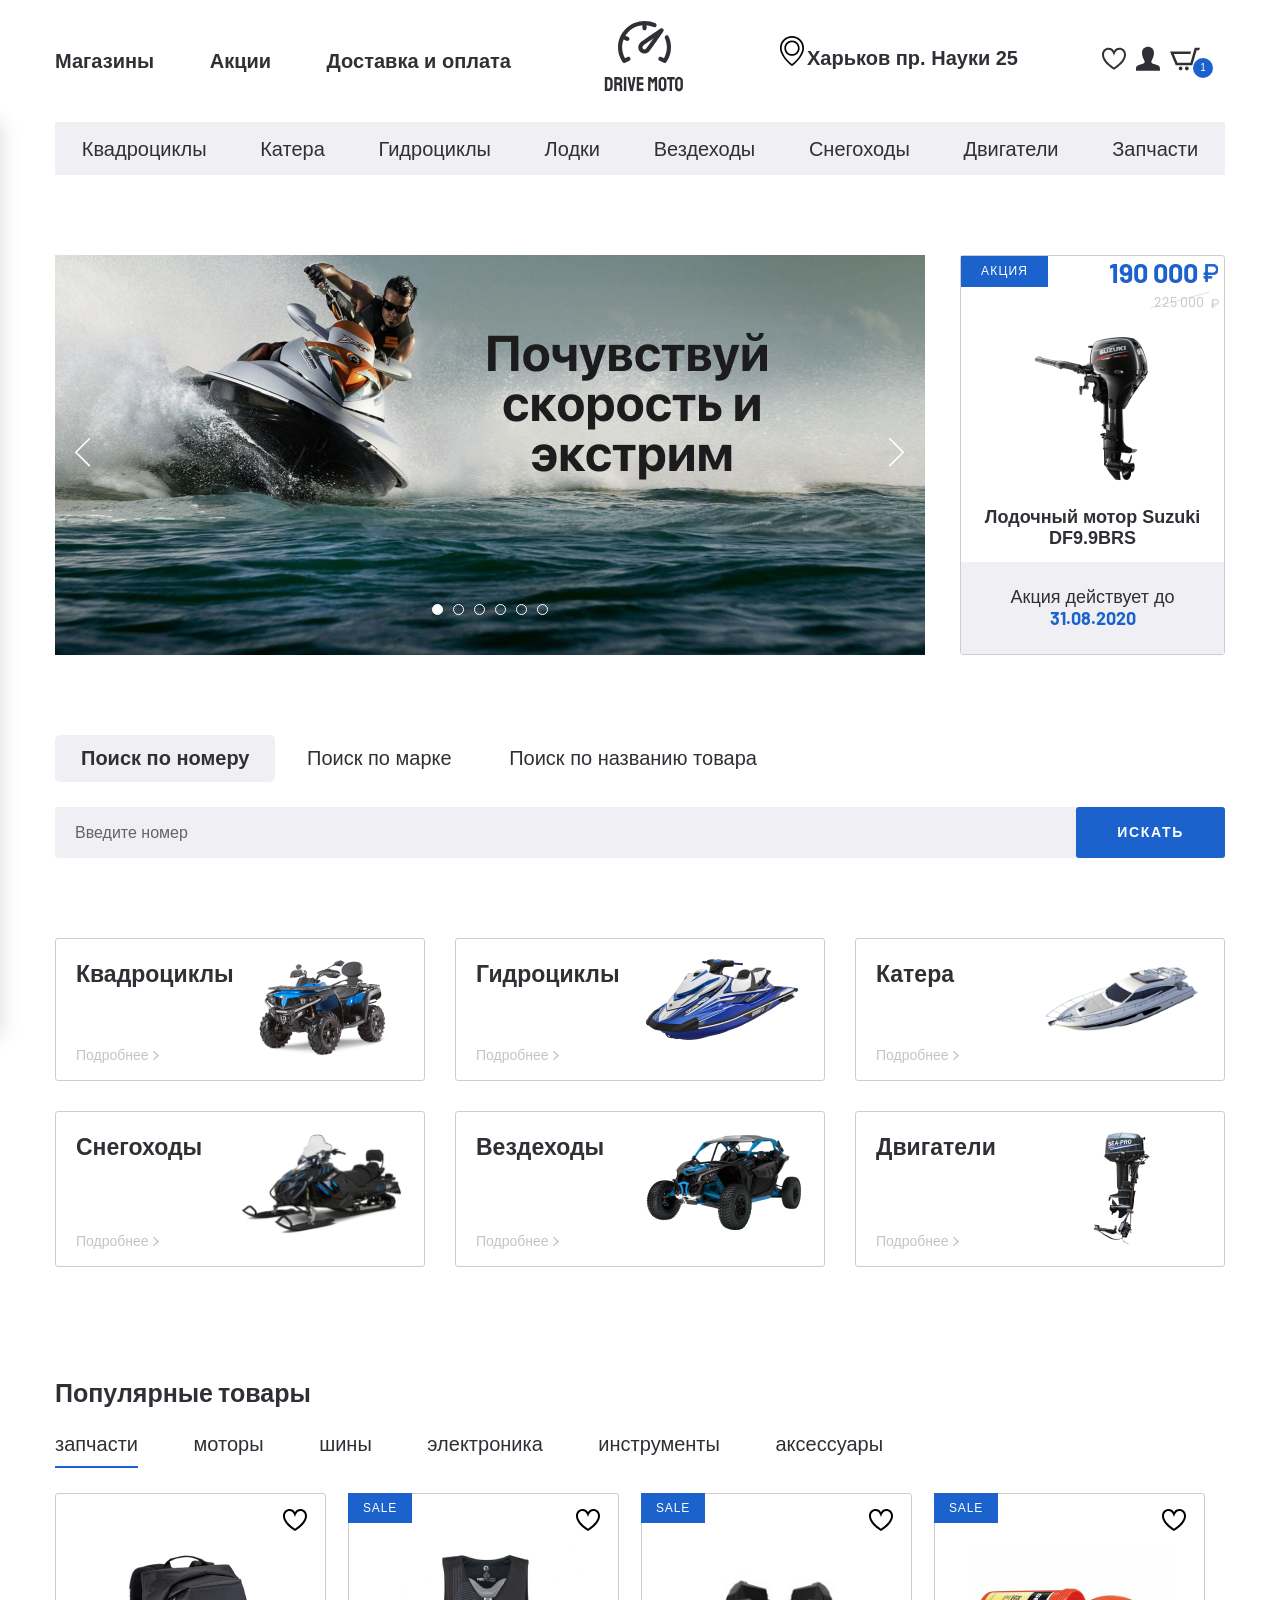
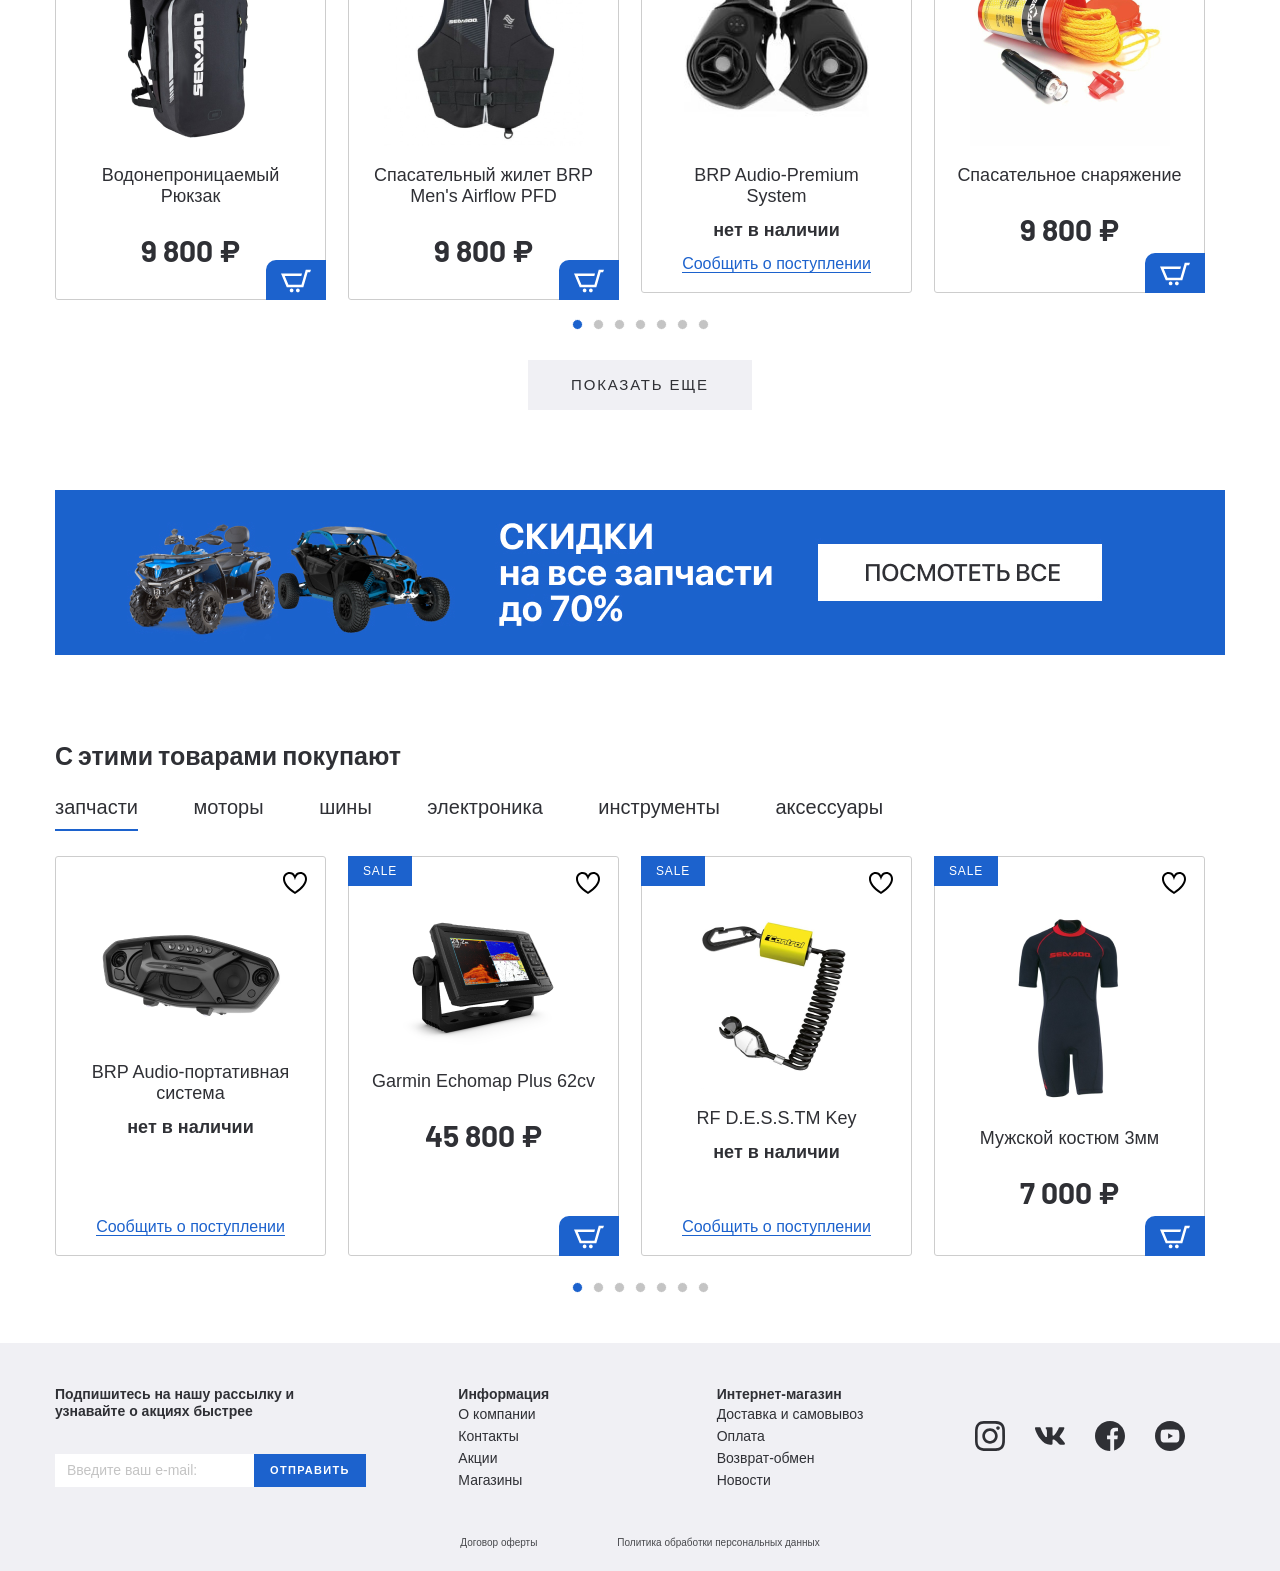
<file: jet-ski/index.html>
<!DOCTYPE html>
<html lang="ru">
<head>
  <meta charset="UTF-8">
  <meta name="viewport" content="width=device-width, initial-scale=1.0">
  <meta http-equiv="X-UA-Compatible" content="ie=edge">
  <title>Document</title>
  <link href="https://fonts.googleapis.com/css2?family=Barlow:wght@400;700&display=swap" rel="stylesheet">
  <link rel="stylesheet" href="css/normalize.css">
  <link rel="stylesheet" href="css/slick.css">
  <link rel="stylesheet" href="css/fonts.css">
  <link rel="stylesheet" href="css/ion.rangeSlider.min.css">
  <link rel="stylesheet" href="css/jquery.formstyler.css">
  <link rel="stylesheet" href="css/jquery.formstyler.theme.css">
  <link rel="stylesheet" href="css/jquery.rateyo.min.css">
  <link rel="stylesheet" href="css/style.css">
  <link rel="stylesheet" href="css/media.css">
</head>
<body>
  
<header>
  <div class="header__top">
    <div class="container">
      <div class="header__top-inner">
        <nav class="menu">
          <button class="menu__btn">
            <div class="menu__btn-line"></div>
            <div class="menu__btn-line"></div>
            <div class="menu__btn-line"></div>
          </button>
          <ul class="menu__list">
            <li class="menu__item">
              <a class="menu__link" href="#">
                Магазины
              </a>
            </li>
            <li class="menu__item">
              <a class="menu__link" href="#">
                Акции
              </a>
            </li>
            <li class="menu__item">
              <a class="menu__link" href="#">
                Доставка и оплата
              </a>
            </li>
          </ul>
        </nav>
        <a class="logo" href="#">
          <img class="logo__img" src="images/logo.svg" alt="">
        </a>
        <div class="header__box">
            <p class="header__address">Харьков пр. Науки 25</p>
            <ul class="user-list">
              <li class="user-list__item">
                  <a class="user-list__link" href="#">
                    <img src="images/heart.svg" alt="">
                  </a>
              </li>
              <li class="user-list__item">
                  <a class="user-list__link" href="#">
                    <img src="images/user.svg" alt="">
                  </a>
              </li>
              <li class="user-list__item">
                  <a class="user-list__link basket" href="#">
                    <img src="images/basket.svg" alt="">
                    <p class="basket__num">1</p>
                  </a>
              </li>
            </ul>
         </div>
      </div>
    </div>   
  </div>

  <ul class="menu-mobile__list">
    <li class="menu-mobile__item">
      <a class="menu-mobile__link" href="#">
         <img class="menu-mobile__img" src="images/user.svg" alt="">
         <span>Войти</span>
      </a>
    </li>
    <li class="menu-mobile__item">
      <a class="menu-mobile__link" href="#">
         <img class="menu-mobile__img" src="images/user.svg" alt="">
         <span>Регистрация</span>
      </a>
    </li>
    <li class="menu-mobile__item">
      <a class="menu-mobile__link" href="#">
         <img class="menu-mobile__img" src="images/heart.svg" alt="">
         <span>Избранное</span>
      </a>
    </li>
    <li class="menu-mobile__item">
      <a class="menu-mobile__link" href="#">
         <img class="menu-mobile__img" src="images/basket.svg" alt="">
         <span>Корзина</span>
      </a>
    </li>
    <li class="menu-mobile__item">
      <a class="menu-mobile__link" href="#">
         <img class="menu-mobile__img" src="images/house.svg" alt="">
         <span>Магазины</span>
      </a>
    </li>
    <li class="menu-mobile__item">
      <a class="menu-mobile__link" href="#">
         <img class="menu-mobile__img" src="images/procent.svg" alt="">
         <span>Акции  </span>
      </a>
    </li>
    <li class="menu-mobile__item">
      <a class="menu-mobile__link" href="#">
         <img class="menu-mobile__img" src="images/box.svg" alt="">
         <span>Доставка и оплата</span>
      </a>
    </li>
    <li class="menu-mobile__item">
      <a class="menu-mobile__link" href="#">
         <span>Квадроциклы</span>
      </a>
    </li>
    <li class="menu-mobile__item">
      <a class="menu-mobile__link" href="#">
         <span>Катера</span>
      </a>
    </li>
    <li class="menu-mobile__item">
      <a class="menu-mobile__link" href="#">
         <span>Гидроциклы</span>
      </a>
    </li>
    <li class="menu-mobile__item">
      <a class="menu-mobile__link" href="#">
         <span>Лодки</span>
      </a>
    </li>
    <li class="menu-mobile__item">
      <a class="menu-mobile__link" href="#">
         <span>Вездеходы</span>
      </a>
    </li>
    <li class="menu-mobile__item">
      <a class="menu-mobile__link" href="#">
         <span>Снегоходы</span>
      </a>
    </li>
    <li class="menu-mobile__item">
      <a class="menu-mobile__link" href="#">
         <span>Двигатели</span>
      </a>
    </li>
    <li class="menu-mobile__item">
      <a class="menu-mobile__link" href="#">
         <span>Запчасти</span>
      </a>
    </li>
  </ul>
        <div class="menu__mobile-linewrapper">
          <ul class="menu__mobile-line">
            <li class="menu__item">
              <a class="menu__link" href="#">
                Магазины
              </a>
            </li>
            <li class="menu__item">
              <a class="menu__link" href="#">
                Акции
              </a>
            </li>
            <li class="menu__item">
              <a class="menu__link" href="#">
                Доставка и оплата
              </a>
            </li>
          </ul>
        </div> 

  <div class="header__bottom">
    <div class="container">
        <ul class="menu-categories">
          <li class="menu-categories__item">
            <a class="menu-categories__link" href="#">Квадроциклы</a>
          </li>
          <li class="menu-categories__item">
            <a class="menu-categories__link" href="#">Катера</a>
          </li>
          <li class="menu-categories__item">
            <a class="menu-categories__link" href="#">Гидроциклы</a>
          </li>
          <li class="menu-categories__item">
            <a class="menu-categories__link" href="#">Лодки</a>
          </li>
          <li class="menu-categories__item">
            <a class="menu-categories__link" href="#">Вездеходы</a>
          </li>
          <li class="menu-categories__item">
            <a class="menu-categories__link" href="#">Снегоходы</a>
          </li>
          <li class="menu-categories__item">
            <a class="menu-categories__link" href="#">Двигатели</a>
          </li>
          <li class="menu-categories__item">
            <a class="menu-categories__link" href="#">Запчасти</a>
          </li>
        </ul>
    </div>    
  </div>
</header>


<section class="banner-section page-section">
  <div class="container">
    <div class="banner-section__inner">
      <div class="banner-section__slider">
        <a class="banner-section__slider-item" href="#">
          <img class="banner-section__slider-img" src="images/banner-slider.jpg" alt="">
        </a>
        <a class="banner-section__slider-item" href="#">
          <img class="banner-section__slider-img" src="images/banner-slider.jpg" alt="">
        </a>
        <a class="banner-section__slider-item" href="#">
          <img class="banner-section__slider-img" src="images/banner-slider.jpg" alt="">
        </a>
        <a class="banner-section__slider-item" href="#">
          <img class="banner-section__slider-img" src="images/banner-slider.jpg" alt="">
        </a>
        <a class="banner-section__slider-item" href="#">
          <img class="banner-section__slider-img" src="images/banner-slider.jpg" alt="">
        </a>
        <a class="banner-section__slider-item" href="#">
          <img class="banner-section__slider-img" src="images/banner-slider.jpg" alt="">
        </a>
      </div>
      <a class="banner-section__item sale-item" href="#">
        <div class="sale-item__top">
          <p class="sale-item__info">
            акция
          </p>
          <div class="sale-item__price">
            <div class="price sale-item__price-new">190 000</div>
            <div class="price sale-item__price-old">225 000</div>
          </div>
        </div>
        <div>
          <img class="sale-item__img" src="images/content/sale-1.png" alt="">
        </div>
        <h5 class="sale-item__title">
          Лодочный мотор Suzuki DF9.9BRS
        </h5>
        <div class="sale-item__footer">
          Акция действует до
          <span>31.08.2020</span>
        </div>
      </a>
    </div>
  </div>
</section>

<div class="search page-section">
  <div class="container">
    <div class="search__inner">
      <div class="search__tabs tabs-wrapper">
        <div class="mobile-overflow">
          <a class="tab search__tabs-item tab--active" href="#tab-1">Поиск по номеру</a>
          <a class="tab search__tabs-item" href="#tab-2">Поиск по марке</a>
          <a class="tab search__tabs-item" href="#tab-3">Поиск по названию товара</a>
        </div>
      </div> 
      <div class="search__content">
        <div id="tab-1" class="tabs-content search__content-item tabs-content--active">
          <form class="search__content-form">
            <input class="search__content-input" type="text" placeholder="Введите номер">
            <button class="search__content-btn" type="submit">искать</button>
          </form>
        </div>
        <div id="tab-2" class="tabs-content search__content-item">
          <form class="search__content-form">
            <input class="search__content-input" type="text" placeholder="Введите марку">
            <button class="search__content-btn" type="submit">искать</button>
          </form>
        </div>
        <div id="tab-3" class="tabs-content search__content-item">
          <form class="search__content-form">
            <input class="search__content-input" type="text" placeholder="Введите название товара">
            <button class="search__content-btn" type="submit">искать</button>
          </form>
        </div>
      </div>
    </div>
  </div>
</div>

<section class="categories page-section">
  <div class="container">
    <div class="categories__inner">
      <a class="categories__item" href="#">
        <div class="categories__item-info">
          <h4 class="categories__item-title">Квадроциклы</h4>
          <p class="categories__item-text">Подробнее </p>
        </div>
        <div class="categories__item-img">
          <img src="images/categories-1.png" alt="">
        </div>
      </a>
      <a class="categories__item" href="#">
        <div class="categories__item-info">
          <h4 class="categories__item-title">Гидроциклы</h4>
          <p class="categories__item-text">Подробнее </p>
        </div>
        <div class="categories__item-img">
          <img src="images/categories-2.png" alt="">
        </div>
      </a>
      <a class="categories__item" href="#">
        <div class="categories__item-info">
          <h4 class="categories__item-title">Катера</h4>
          <p class="categories__item-text">Подробнее </p>
        </div>
        <div class="categories__item-img">
          <img src="images/categories-3.png" alt="">
        </div>
      </a>
      <a class="categories__item" href="#">
        <div class="categories__item-info">
          <h4 class="categories__item-title">Снегоходы</h4>
          <p class="categories__item-text">Подробнее </p>
        </div>
        <div class="categories__item-img">
          <img src="images/categories-4.png" alt="">
        </div>
      </a>
      <a class="categories__item" href="#">
        <div class="categories__item-info">
          <h4 class="categories__item-title">Вездеходы</h4>
          <p class="categories__item-text">Подробнее </p>
        </div>
        <div class="categories__item-img">
          <img src="images/categories-5.png" alt="">
        </div>
      </a>
      <a class="categories__item" href="#">
        <div class="categories__item-info">
          <h4 class="categories__item-title">Двигатели</h4>
          <p class="categories__item-text">Подробнее </p>
        </div>
        <div class="categories__item-img">
          <img src="images/categories-6.png" alt="">
        </div>
      </a>
    </div>
  </div>
</section>

<section class="products">
  <div class="container">
    <div class="products__inner">
      <h3 class="product__title">Популярные товары</h3>
      <div class="tabs-wrapper">
        <div class="tabs products__tabs mobile-overflow">
          <a class="tab products__tab tab--active" href="#product-tab-1">запчасти</a>
          <a class="tab products__tab" href="#product-tab-2">моторы</a>
          <a class="tab products__tab" href="#product-tab-3">шины</a>
          <a class="tab products__tab" href="#product-tab-4">электроника</a>
          <a class="tab products__tab" href="#product-tab-5">инструменты</a>
          <a class="tab products__tab" href="#product-tab-6">аксессуары</a>
        </div>
      </div>

        <div class="tabs-container products__container">
          <div id="product-tab-1" class="tabs-content products__content tabs-content--active">
            <div class="product-slider">
                <div class="product-slider__item">
                  <div class="product-item__wrapper"> 
                    <button class="product-item__favorite"></button>
                    <button class="product-item__basket">
                      <img src="images/basket-white.svg" alt="">
                    </button>
                    <a class="product-item__notify-link" href="#"><span>Сообщить о поступлении</span></a>
                    <a class="product-item" href="#">
                      <p class="product-item__hover-text">
                        посмотреть товар
                      </p>
                      <img class="product-item__img" src="images/content/product-1.png" alt="">
                      <h4 class="product-item__title">Водонепроницаемый Рюкзак</h4>
                      <p class="price product-item__price">9 800 &#8381</p> 
                      <p class="product-item__notify-text">
                        нет в наличии
                      </p>
                    </a>
                  </div>
                </div>
              <div class="product-slider__item">
                <div class="product-item__wrapper"> 
                  <button class="product-item__favorite"></button>
                  <button class="product-item__basket">
                    <img src="images/basket-white.svg" alt="">
                  </button>
                  <a class="product-item__notify-link" href="#"><span>Сообщить о поступлении</span></a>
                  <a class="product-item product-item--sale" href="#">
                    <p class="product-item__hover-text">
                      посмотреть товар
                    </p>
                    <img class="product-item__img" src="images/content/product-2.png" alt="">
                    <h4 class="product-item__title">Спасательный жилет BRP Men's Airflow PFD</h4>
                    <p class="price product-item__price">9 800 &#8381</p> 
                    <p class="product-item__notify-text">
                      нет в наличии
                    </p>
                  </a>
              </div>
              </div>
              <div class="product-slider__item">
                <div class="product-item__wrapper product-item__not-available"> 
                  <button class="product-item__favorite"></button>
                  <button class="product-item__basket">
                    <img src="images/basket-white.svg" alt="">
                  </button>
                  <a class="product-item__notify-link" href="#"><span>Сообщить о поступлении</span></a>
                  <a class="product-item product-item--sale" href="#">
                    <p class="product-item__hover-text">
                      посмотреть товар
                    </p>
                    <img class="product-item__img" src="images/content/product-3.png" alt="">
                    <h4 class="product-item__title">BRP Audio-Premium System</h4>
                    <p class="price product-item__price">9 800 &#8381</p> 
                    <p class="product-item__notify-text">
                      нет в наличии
                    </p>
                  </a>
              </div>
              </div>
              <div class="product-slider__item">
                <div class="product-item__wrapper"> 
                  <button class="product-item__favorite"></button>
                  <button class="product-item__basket">
                    <img src="images/basket-white.svg" alt="">
                  </button>
                  <a class="product-item__notify-link" href="#"><span>Сообщить о поступлении</span></a>
                  <a class="product-item product-item--sale" href="#">
                    <p class="product-item__hover-text">
                      посмотреть товар
                    </p>
                    <img class="product-item__img" src="images/content/product-4.png" alt="">
                    <h4 class="product-item__title">Спасательное снаряжение</h4>
                    <p class="price product-item__price">9 800 &#8381</p> 
                    <p class="product-item__notify-text">
                      нет в наличии
                    </p>
                  </a>
              </div>
              </div>
              <div class="product-slider__item">
                <div class="product-item__wrapper"> 
                  <button class="product-item__favorite"></button>
                  <button class="product-item__basket">
                    <img src="images/basket-white.svg" alt="">
                  </button>
                  <a class="product-item__notify-link" href="#"><span>Сообщить о поступлении</span></a>
                  <a class="product-item product-item--sale" href="#">
                    <p class="product-item__hover-text">
                      посмотреть товар
                    </p>
                    <img class="product-item__img" src="images/content/product-1.png" alt="">
                    <h4 class="product-item__title">Водонепроницаемый Рюкзак</h4>
                    <p class="price product-item__price">9 800 &#8381</p> 
                    <p class="product-item__notify-text">
                      нет в наличии
                    </p>
                  </a>
              </div>
              </div>
              <div class="product-slider__item">
                <div class="product-item__wrapper"> 
                  <button class="product-item__favorite"></button>
                  <button class="product-item__basket">
                    <img src="images/basket-white.svg" alt="">
                  </button>
                  <a class="product-item__notify-link" href="#"><span>Сообщить о поступлении</span></a>
                  <a class="product-item product-item--sale" href="#">
                    <p class="product-item__hover-text">
                      посмотреть товар
                    </p>
                    <img class="product-item__img" src="images/content/product-1.png" alt="">
                    <h4 class="product-item__title">Водонепроницаемый Рюкзак</h4>
                    <p class="price product-item__price">9 800 &#8381</p> 
                    <p class="product-item__notify-text">
                      нет в наличии
                    </p>
                  </a>
              </div>
              </div>
              <div class="product-slider__item">
                <div class="product-item__wrapper"> 
                  <button class="product-item__favorite"></button>
                  <button class="product-item__basket">
                    <img src="images/basket-white.svg" alt="">
                  </button>
                  <a class="product-item__notify-link" href="#"><span>Сообщить о поступлении</span></a>
                  <a class="product-item product-item--sale" href="#">
                    <p class="product-item__hover-text">
                      посмотреть товар
                    </p>
                    <img class="product-item__img" src="images/content/product-1.png" alt="">
                    <h4 class="product-item__title">Водонепроницаемый Рюкзак</h4>
                    <p class="price product-item__price">9 800 &#8381</p> 
                    <p class="product-item__notify-text">
                      нет в наличии
                    </p>
                  </a>
              </div>
              </div>
            </div>
          </div>
          <div id="product-tab-2" class="tabs-content products__content">
            <div class="product-slider">
              <div class="product-slider__item">
                <div class="product-item__wrapper"> 
                  <button class="product-item__favorite"></button>
                  <button class="product-item__basket">
                    <img src="images/basket-white.svg" alt="">
                  </button>
                  <a class="product-item__notify-link" href="#"><span>Сообщить о поступлении</span></a>
                  <a class="product-item" href="#">
                    <p class="product-item__hover-text">
                      посмотреть товар
                    </p>
                    <img class="product-item__img" src="images/content/product-1.png" alt="">
                    <h4 class="product-item__title">Водонепроницаемый Рюкзак</h4>
                    <p class="price product-item__price">9 800 &#8381</p> 
                    <p class="product-item__notify-text">
                      нет в наличии
                    </p>
                  </a>
              </div>
              </div>
              <div class="product-slider__item">
                <div class="product-item__wrapper"> 
                  <button class="product-item__favorite"></button>
                  <button class="product-item__basket">
                    <img src="images/basket-white.svg" alt="">
                  </button>
                  <a class="product-item__notify-link" href="#"><span>Сообщить о поступлении</span></a>
                  <a class="product-item product-item--sale" href="#">
                    <p class="product-item__hover-text">
                      посмотреть товар
                    </p>
                    <img class="product-item__img" src="images/content/product-1.png" alt="">
                    <h4 class="product-item__title">Водонепроницаемый Рюкзак</h4>
                    <p class="price product-item__price">9 800 &#8381</p> 
                    <p class="product-item__notify-text">
                      нет в наличии
                    </p>
                  </a>
              </div>
              </div>
              <div class="product-slider__item">
                <div class="product-item__wrapper product-item__not-available"> 
                  <button class="product-item__favorite"></button>
                  <button class="product-item__basket">
                    <img src="images/basket-white.svg" alt="">
                  </button>
                  <a class="product-item__notify-link" href="#"><span>Сообщить о поступлении</span></a>
                  <a class="product-item product-item--sale" href="#">
                    <p class="product-item__hover-text">
                      посмотреть товар
                    </p>
                    <img class="product-item__img" src="images/content/product-1.png" alt="">
                    <h4 class="product-item__title">Водонепроницаемый Рюкзак</h4>
                    <p class="price product-item__price">9 800 &#8381</p> 
                    <p class="product-item__notify-text">
                      нет в наличии
                    </p>
                  </a>
              </div>
              </div>
              <div class="product-slider__item">
                <div class="product-item__wrapper"> 
                  <button class="product-item__favorite"></button>
                  <button class="product-item__basket">
                    <img src="images/basket-white.svg" alt="">
                  </button>
                  <a class="product-item__notify-link" href="#"><span>Сообщить о поступлении</span></a>
                  <a class="product-item product-item--sale" href="#">
                    <p class="product-item__hover-text">
                      посмотреть товар
                    </p>
                    <img class="product-item__img" src="images/content/product-1.png" alt="">
                    <h4 class="product-item__title">Водонепроницаемый Рюкзак</h4>
                    <p class="price product-item__price">9 800 &#8381</p> 
                    <p class="product-item__notify-text">
                      нет в наличии
                    </p>
                  </a>
              </div>
              </div>
              <div class="product-slider__item">
                <div class="product-item__wrapper"> 
                  <button class="product-item__favorite"></button>
                  <button class="product-item__basket">
                    <img src="images/basket-white.svg" alt="">
                  </button>
                  <a class="product-item__notify-link" href="#"><span>Сообщить о поступлении</span></a>
                  <a class="product-item product-item--sale" href="#">
                    <p class="product-item__hover-text">
                      посмотреть товар
                    </p>
                    <img class="product-item__img" src="images/content/product-1.png" alt="">
                    <h4 class="product-item__title">Водонепроницаемый Рюкзак</h4>
                    <p class="price product-item__price">9 800 &#8381</p> 
                    <p class="product-item__notify-text">
                      нет в наличии
                    </p>
                  </a>
              </div>
              </div>
              <div class="product-slider__item">
                <div class="product-item__wrapper"> 
                  <button class="product-item__favorite"></button>
                  <button class="product-item__basket">
                    <img src="images/basket-white.svg" alt="">
                  </button>
                  <a class="product-item__notify-link" href="#"><span>Сообщить о поступлении</span></a>
                  <a class="product-item product-item--sale" href="#">
                    <p class="product-item__hover-text">
                      посмотреть товар
                    </p>
                    <img class="product-item__img" src="images/content/product-1.png" alt="">
                    <h4 class="product-item__title">Водонепроницаемый Рюкзак</h4>
                    <p class="price product-item__price">9 800 &#8381</p> 
                    <p class="product-item__notify-text">
                      нет в наличии
                    </p>
                  </a>
              </div>
              </div>
              <div class="product-slider__item">
                <div class="product-item__wrapper"> 
                  <button class="product-item__favorite"></button>
                  <button class="product-item__basket">
                    <img src="images/basket-white.svg" alt="">
                  </button>
                  <a class="product-item__notify-link" href="#"><span>Сообщить о поступлении</span></a>
                  <a class="product-item product-item--sale" href="#">
                    <p class="product-item__hover-text">
                      посмотреть товар
                    </p>
                    <img class="product-item__img" src="images/content/product-1.png" alt="">
                    <h4 class="product-item__title">Водонепроницаемый Рюкзак</h4>
                    <p class="price product-item__price">9 800 &#8381</p> 
                    <p class="product-item__notify-text">
                      нет в наличии
                    </p>
                  </a>
              </div>
              </div>
            </div>
          </div>
          <div id="product-tab-3" class="tabs-content products__content">slider-3</div>
          <div id="product-tab-4" class="tabs-content products__content">slider-4</div>
          <div id="product-tab-5" class="tabs-content products__content">slider-5</div>
          <div id="product-tab-6" class="tabs-content products__content">slider-6</div>
        </div>
      
      <div class="product__more">
        <a class="product__more-link" href="">Показать еще</a>
      </div>
    </div>
  </div>
</section>



<div class="banner">
  <div class="container">
    <a class="banner__link" href="#">
      <img src="images/content/banner.jpg" alt="">
    </a>
  </div>
</div>


<section class="products">
  <div class="container">
    <div class="products__inner">
      <h3 class="product__title">С этими товарами покупают</h3>
      <div class="tabs-wrapper">
        <div class="tabs products__tabs mobile-overflow">
          <a class="tab products__tab tab--active" href="#popular-tab-1">запчасти</a>
          <a class="tab products__tab" href="#popular-tab-2">моторы</a>
          <a class="tab products__tab" href="#popular-tab-3">шины</a>
          <a class="tab products__tab" href="#popular-tab-4">электроника</a>
          <a class="tab products__tab" href="#popular-tab-5">инструменты</a>
          <a class="tab products__tab" href="#popular-tab-6">аксессуары</a>
        </div>
      </div>
        <div class="tabs-container products__container">
          <div id="popular-tab-1" class="tabs-content products__content tabs-content--active">
            <div class="product-slider">
              <div class="product-slider__item">
                <div class="product-item__wrapper product-item__not-available"> 
                  <button class="product-item__favorite"></button>
                  <button class="product-item__basket">
                    <img src="images/basket-white.svg" alt="">
                  </button>
                  <a class="product-item__notify-link" href="#"><span>Сообщить о поступлении</span></a>
                  <a class="product-item" href="#">
                    <p class="product-item__hover-text">
                      посмотреть товар
                    </p>
                    <img class="product-item__img" src="images/content/product-5.png" alt="">
                    <h4 class="product-item__title">BRP Audio-портативная система</h4>
                    <p class="price product-item__price">9 800 &#8381</p> 
                    <p class="product-item__notify-text">
                      нет в наличии
                    </p>
                  </a>
              </div>
              </div>
              <div class="product-slider__item">
                <div class="product-item__wrapper"> 
                  <button class="product-item__favorite"></button>
                  <button class="product-item__basket">
                    <img src="images/basket-white.svg" alt="">
                  </button>
                  <a class="product-item__notify-link" href="#"><span>Сообщить о поступлении</span></a>
                  <a class="product-item product-item--sale" href="#">
                    <p class="product-item__hover-text">
                      посмотреть товар
                    </p>
                    <img class="product-item__img" src="images/content/product-6.png" alt="">
                    <h4 class="product-item__title">Garmin Echomap Plus 62cv</h4>
                    <p class="price product-item__price">45 800 &#8381</p> 
                    <p class="product-item__notify-text">
                      нет в наличии
                    </p>
                  </a>
              </div>
              </div>
              <div class="product-slider__item">
                <div class="product-item__wrapper product-item__not-available"> 
                  <button class="product-item__favorite"></button>
                  <button class="product-item__basket">
                    <img src="images/basket-white.svg" alt="">
                  </button>
                  <a class="product-item__notify-link" href="#"><span>Сообщить о поступлении</span></a>
                  <a class="product-item product-item--sale" href="#">
                    <p class="product-item__hover-text">
                      посмотреть товар
                    </p>
                    <img class="product-item__img" src="images/content/product-7.png" alt="">
                    <h4 class="product-item__title">RF D.E.S.S.TM Key</h4>
                    <p class="price product-item__price">9 800 &#8381</p> 
                    <p class="product-item__notify-text">
                      нет в наличии
                    </p>
                  </a>
               </div>
              </div>
              <div class="product-slider__item">
                <div class="product-item__wrapper"> 
                  <button class="product-item__favorite"></button>
                  <button class="product-item__basket">
                    <img src="images/basket-white.svg" alt="">
                  </button>
                  <a class="product-item__notify-link" href="#"><span>Сообщить о поступлении</span></a>
                  <a class="product-item product-item--sale" href="#">
                    <p class="product-item__hover-text">
                      посмотреть товар
                    </p>
                    <img class="product-item__img" src="images/content/product-8.png" alt="">
                    <h4 class="product-item__title">Мужской костюм 3мм</h4>
                    <p class="price product-item__price">7 000 &#8381</p> 
                    <p class="product-item__notify-text">
                      нет в наличии
                    </p>
                  </a>
              </div>
              </div>
              <div class="product-slider__item">
                <div class="product-item__wrapper"> 
                  <button class="product-item__favorite"></button>
                  <button class="product-item__basket">
                    <img src="images/basket-white.svg" alt="">
                  </button>
                  <a class="product-item__notify-link" href="#"><span>Сообщить о поступлении</span></a>
                  <a class="product-item product-item--sale" href="#">
                    <p class="product-item__hover-text">
                      посмотреть товар
                    </p>
                    <img class="product-item__img" src="images/content/product-1.png" alt="">
                    <h4 class="product-item__title">Водонепроницаемый Рюкзак</h4>
                    <p class="price product-item__price">9 800 &#8381</p> 
                    <p class="product-item__notify-text">
                      нет в наличии
                    </p>
                  </a>
              </div>
              </div>
              <div class="product-slider__item">
                <div class="product-item__wrapper"> 
                  <button class="product-item__favorite"></button>
                  <button class="product-item__basket">
                    <img src="images/basket-white.svg" alt="">
                  </button>
                  <a class="product-item__notify-link" href="#"><span>Сообщить о поступлении</span></a>
                  <a class="product-item product-item--sale" href="#">
                    <p class="product-item__hover-text">
                      посмотреть товар
                    </p>
                    <img class="product-item__img" src="images/content/product-1.png" alt="">
                    <h4 class="product-item__title">Водонепроницаемый Рюкзак</h4>
                    <p class="price product-item__price">9 800 &#8381</p> 
                    <p class="product-item__notify-text">
                      нет в наличии
                    </p>
                  </a>
              </div>
              </div>
              <div class="product-slider__item">
                <div class="product-item__wrapper"> 
                  <button class="product-item__favorite"></button>
                  <button class="product-item__basket">
                    <img src="images/basket-white.svg" alt="">
                  </button>
                  <a class="product-item__notify-link" href="#"><span>Сообщить о поступлении</span></a>
                  <a class="product-item product-item--sale" href="#">
                    <p class="product-item__hover-text">
                      посмотреть товар
                    </p>
                    <img class="product-item__img" src="images/content/product-1.png" alt="">
                    <h4 class="product-item__title">Водонепроницаемый Рюкзак</h4>
                    <p class="price product-item__price">9 800 &#8381</p> 
                    <p class="product-item__notify-text">
                      нет в наличии
                    </p>
                  </a>
              </div>
              </div>
            </div>
          </div>
          <div id="popular-tab-2" class="tabs-content products__content">
            <div class="product-slider">
              <div class="product-slider__item">
                <div class="product-item__wrapper"> 
                  <button class="product-item__favorite"></button>
                  <button class="product-item__basket">
                    <img src="images/basket-white.svg" alt="">
                  </button>
                  <a class="product-item__notify-link" href="#"><span>Сообщить о поступлении</span></a>
                  <a class="product-item" href="#">
                    <p class="product-item__hover-text">
                      посмотреть товар
                    </p>
                    <img class="product-item__img" src="images/content/product-1.png" alt="">
                    <h4 class="product-item__title">Водонепроницаемый Рюкзак</h4>
                    <p class="price product-item__price">9 800 &#8381</p> 
                    <p class="product-item__notify-text">
                      нет в наличии
                    </p>
                  </a>
              </div>
              </div>
              <div class="product-slider__item">
                <div class="product-item__wrapper"> 
                  <button class="product-item__favorite"></button>
                  <button class="product-item__basket">
                    <img src="images/basket-white.svg" alt="">
                  </button>
                  <a class="product-item__notify-link" href="#"><span>Сообщить о поступлении</span></a>
                  <a class="product-item product-item--sale" href="#">
                    <p class="product-item__hover-text">
                      посмотреть товар
                    </p>
                    <img class="product-item__img" src="images/content/product-1.png" alt="">
                    <h4 class="product-item__title">Водонепроницаемый Рюкзак</h4>
                    <p class="price product-item__price">9 800 &#8381</p> 
                    <p class="product-item__notify-text">
                      нет в наличии
                    </p>
                  </a>
              </div>
              </div>
              <div class="product-slider__item">
                <div class="product-item__wrapper product-item__not-available"> 
                  <button class="product-item__favorite"></button>
                  <button class="product-item__basket">
                    <img src="images/basket-white.svg" alt="">
                  </button>
                  <a class="product-item__notify-link" href="#"><span>Сообщить о поступлении</span></a>
                  <a class="product-item product-item--sale" href="#">
                    <p class="product-item__hover-text">
                      посмотреть товар
                    </p>
                    <img class="product-item__img" src="images/content/product-1.png" alt="">
                    <h4 class="product-item__title">Водонепроницаемый Рюкзак</h4>
                    <p class="price product-item__price">9 800 &#8381</p> 
                    <p class="product-item__notify-text">
                      нет в наличии
                    </p>
                  </a>
              </div>
              </div>
              <div class="product-slider__item">
                <div class="product-item__wrapper"> 
                  <button class="product-item__favorite"></button>
                  <button class="product-item__basket">
                    <img src="images/basket-white.svg" alt="">
                  </button>
                  <a class="product-item__notify-link" href="#"><span>Сообщить о поступлении</span></a>
                  <a class="product-item product-item--sale" href="#">
                    <p class="product-item__hover-text">
                      посмотреть товар
                    </p>
                    <img class="product-item__img" src="images/content/product-1.png" alt="">
                    <h4 class="product-item__title">Водонепроницаемый Рюкзак</h4>
                    <p class="price product-item__price">9 800 &#8381</p> 
                    <p class="product-item__notify-text">
                      нет в наличии
                    </p>
                  </a>
              </div>
              </div>
              <div class="product-slider__item">
                <div class="product-item__wrapper"> 
                  <button class="product-item__favorite"></button>
                  <button class="product-item__basket">
                    <img src="images/basket-white.svg" alt="">
                  </button>
                  <a class="product-item__notify-link" href="#"><span>Сообщить о поступлении</span></a>
                  <a class="product-item product-item--sale" href="#">
                    <p class="product-item__hover-text">
                      посмотреть товар
                    </p>
                    <img class="product-item__img" src="images/content/product-1.png" alt="">
                    <h4 class="product-item__title">Водонепроницаемый Рюкзак</h4>
                    <p class="price product-item__price">9 800 &#8381</p> 
                    <p class="product-item__notify-text">
                      нет в наличии
                    </p>
                  </a>
              </div>
              </div>
              <div class="product-slider__item">
                <div class="product-item__wrapper"> 
                  <button class="product-item__favorite"></button>
                  <button class="product-item__basket">
                    <img src="images/basket-white.svg" alt="">
                  </button>
                  <a class="product-item__notify-link" href="#"><span>Сообщить о поступлении</span></a>
                  <a class="product-item product-item--sale" href="#">
                    <p class="product-item__hover-text">
                      посмотреть товар
                    </p>
                    <img class="product-item__img" src="images/content/product-1.png" alt="">
                    <h4 class="product-item__title">Водонепроницаемый Рюкзак</h4>
                    <p class="price product-item__price">9 800 &#8381</p> 
                    <p class="product-item__notify-text">
                      нет в наличии
                    </p>
                  </a>
              </div>
              </div>
              <div class="product-slider__item">
                <div class="product-item__wrapper"> 
                  <button class="product-item__favorite"></button>
                  <button class="product-item__basket">
                    <img src="images/basket-white.svg" alt="">
                  </button>
                  <a class="product-item__notify-link" href="#"><span>Сообщить о поступлении</span></a>
                  <a class="product-item product-item--sale" href="#">
                    <p class="product-item__hover-text">
                      посмотреть товар
                    </p>
                    <img class="product-item__img" src="images/content/product-1.png" alt="">
                    <h4 class="product-item__title">Водонепроницаемый Рюкзак</h4>
                    <p class="price product-item__price">9 800 &#8381</p> 
                    <p class="product-item__notify-text">
                      нет в наличии
                    </p>
                  </a>
              </div>
              </div>
            </div>
          </div>
          <div id="popular-tab-3" class="tabs-content products__content">slider-3</div>
          <div id="popular-tab-4" class="tabs-content products__content">slider-4</div>
          <div id="popular-tab-5" class="tabs-content products__content">slider-5</div>
          <div id="popular-tab-6" class="tabs-content products__content">slider-6</div>
        </div>
      </div>
    </div>
</section>

<footer class="footer">
  <div class="container">
  <div class="footer__top">
<div class="footer__top-inner">
  <div class="footer__top-item footer__top-newslatter">
    <h6 class="footer__top-title">Подпишитесь на нашу рассылку и узнавайте о акциях быстрее</h6>
    <form class="footer-form">
      <input class="footer-form__input" type="text" placeholder="Введите ваш e-mail:">
      <button class="footer-form__btn" type="submit">Отправить</button>
    </form>
  </div>
  <div class="footer__top-item footer__top-itemdrop">
    <h6 class="footer__top-title footer__topdrop">Информация</h6>
    <ul class="footer-list">
      <li class="footer-list__item"><a href="#">О компании</a></li>
      <li class="footer-list__item"><a href="#">Контакты</a></li>
      <li class="footer-list__item"><a href="#">Акции</a></li>
      <li class="footer-list__item"><a href="#">Магазины</a></li>
    </ul>
  </div>
  <div class="footer__top-item">
    <h6 class="footer__top-title footer__topdrop">Интернет-магазин</h6>
    <ul class="footer-list">
      <li class="footer-list__item"><a href="#">Доставка и самовывоз</a></li>
      <li class="footer-list__item"><a href="#">Оплата</a></li>
      <li class="footer-list__item"><a href="#">Возврат-обмен</a></li>
      <li class="footer-list__item"><a href="#">Новости</a></li>
    </ul>
  </div>
  <div class="footer__top-item footer__top-social">
    <ul class="social-list">
      <li class="social-list__item">
        <a href="#">
          <img src="images/instagram.svg" alt="">
        </a>
      </li>
      <li class="social-list__item">
        <a href="#">
          <img src="images/vk.svg" alt="">
        </a>
      </li>
      <li class="social-list__item">
        <a href="#">
          <img src="images/facebook.svg" alt="">
        </a>
      </li>
      <li class="social-list__item">
        <a href="#">
          <img src="images/youtube.svg" alt="">
        </a>
      </li>
    </ul>
  </div>
</div>
  </div>
  <div class="footer__bottom">
    <a class="footer__bottom-link" href="#">Договор оферты</a>
    <a class="footer__bottom-link" href="#">Политика обработки персональных данных</a>
  </div>
</div>
</footer>


<script src="https://ajax.googleapis.com/ajax/libs/jquery/3.4.1/jquery.min.js"></script>
<script src="js/slick.min.js"></script>
<script src="js/ion.rangeSlider.min.js"></script>
<script src="js/jquery.formstyler.min.js"></script>
<script src="js/jquery.rateyo.min.js"></script>
<script src="js/main.js"></script>
</body>
</html>



<!-- <div class="tabs-wrapper">
  <div class="tabs">
    <a class="tab tab--active" href="#"></a>
  </div>
  <div class="tabs-container">
    <div class="tabs-content">
      
    </div>
  </div>
</div> -->
</file>
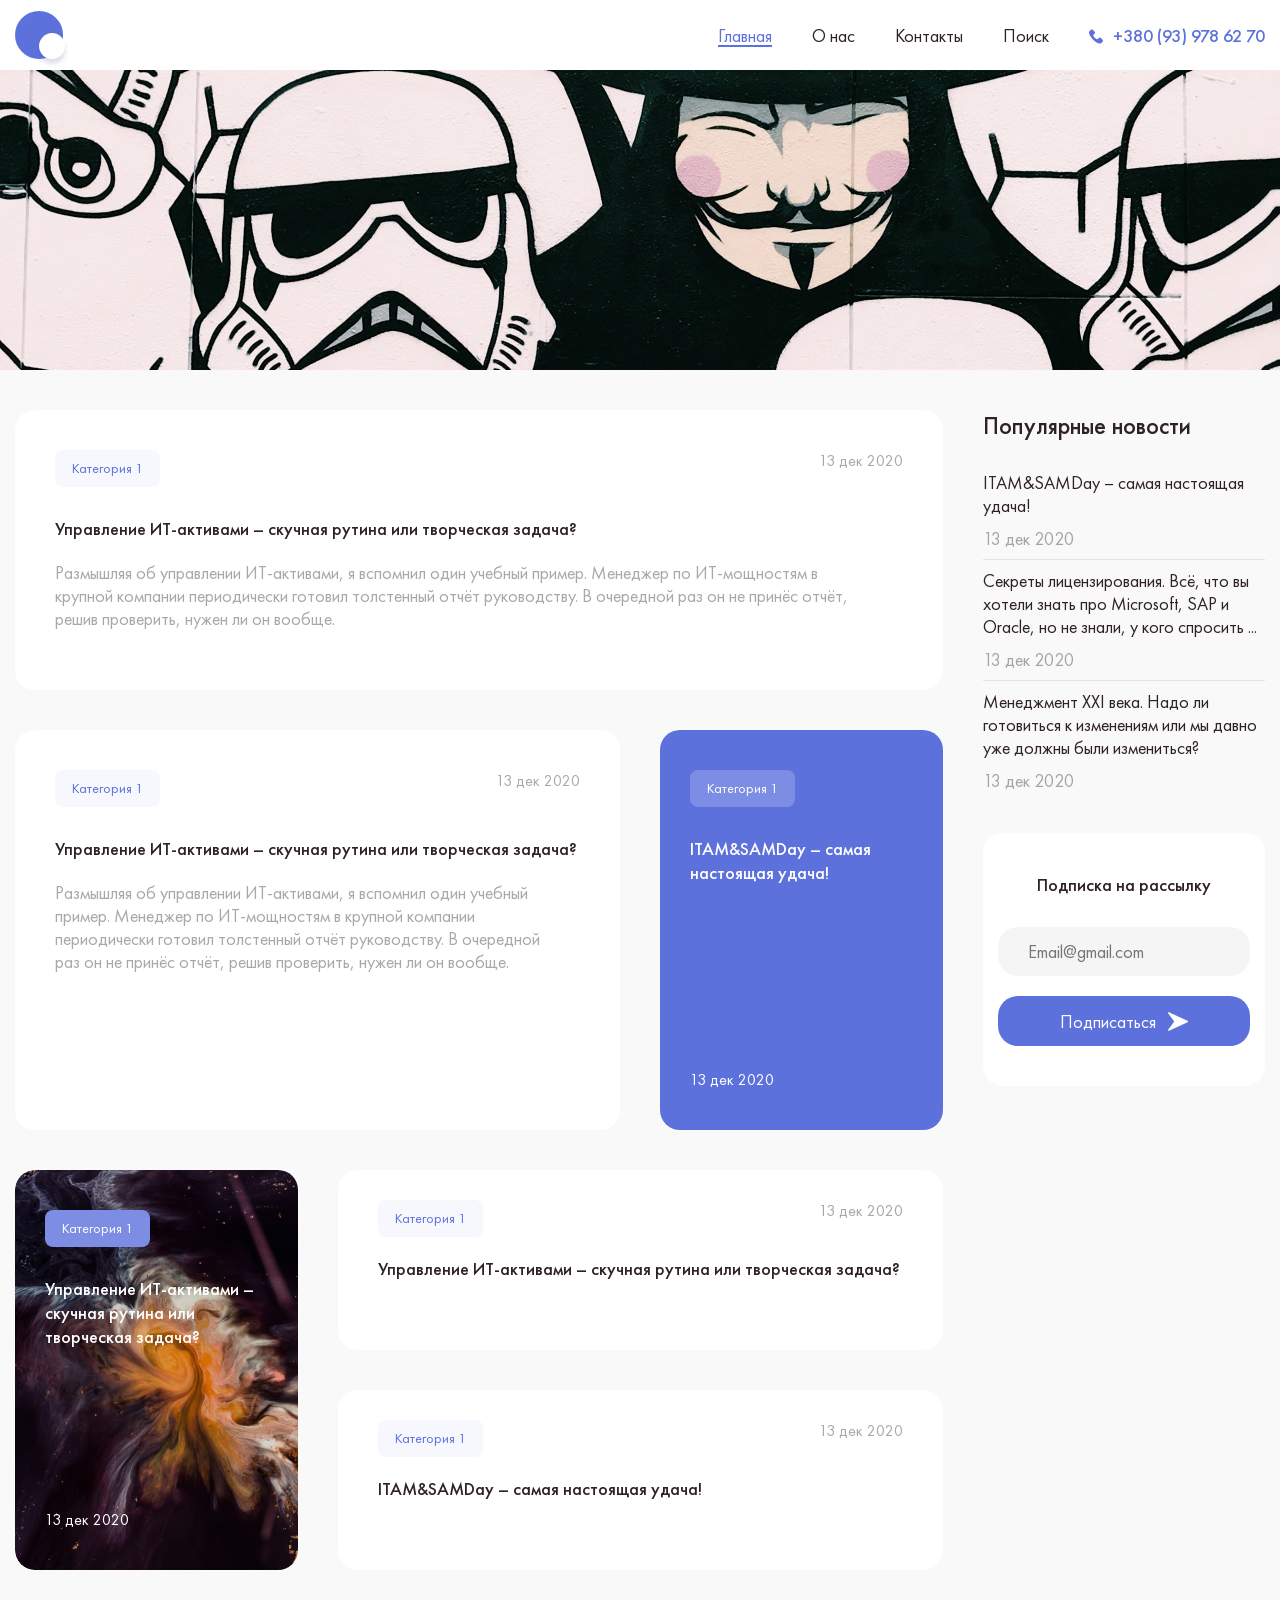
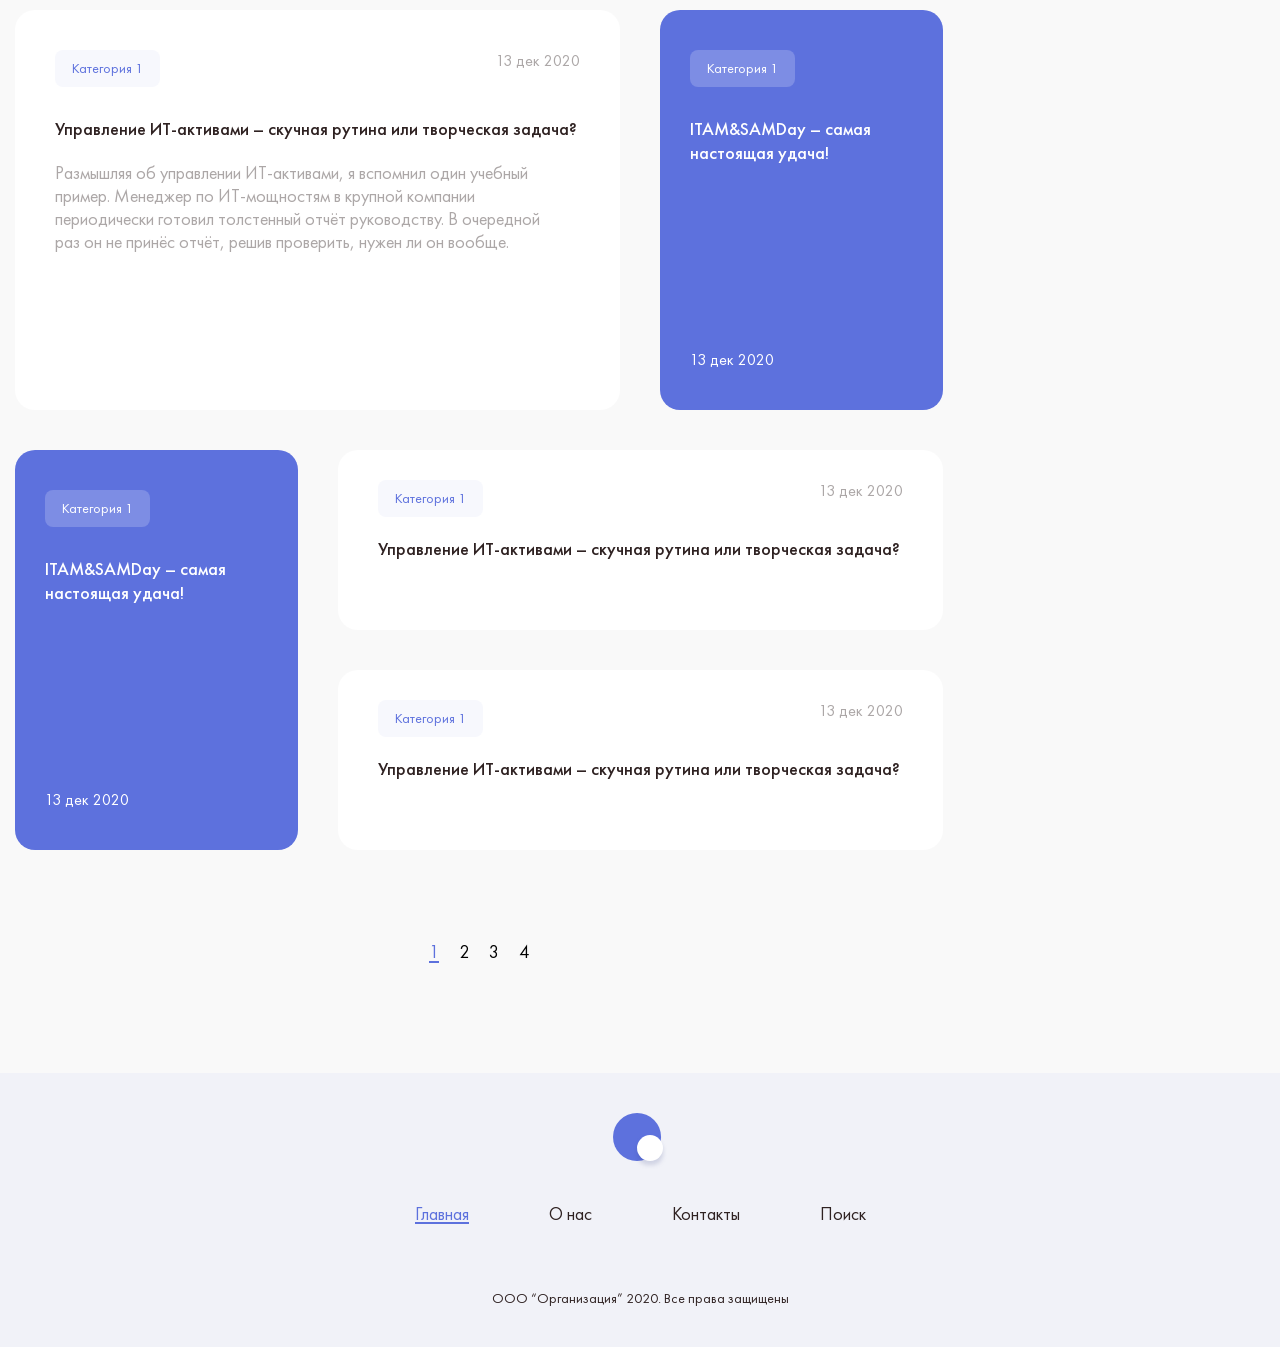
<file: wp-blog/index.html>
<!DOCTYPE html>
<html lang="ru">
<head>
    <meta charset="UTF-8">
    <meta http-equiv="X-UA-Compatible" content="IE=edge">
    <meta name="viewport" content="width=device-width, initial-scale=1.0">
    <title>Главная | Блог</title>
    <link rel="stylesheet" href="css/normalize.css">
    <link rel="stylesheet" href="css/style.css">
    <link rel="stylesheet" href="css/media.css">
</head>
<body>
    <header class="header">
        <div class="container header__container">
            <a href="#" class="logo header__logo">
                <img src="img/logo.svg" alt="Logo">
            </a>
            <div class="header__right">
                <nav class="nav header__nav">
                    <ul class="nav__list list-reset">
                        <li class="nav__item"><a class="nav__link nav__link--current">Главная</a></li>
                        <li class="nav__item"><a class="nav__link">О нас</a></li>
                        <li class="nav__item"><a class="nav__link">Контакты</a></li>
                        <li class="nav__item"><a class="nav__link search-link">Поиск</a></li>
                    </ul>
                </nav>
                <a href="tel:+380939786270" class="phone">+380 (93) 978 62 70</a>
            </div>
        </div>
        <div class="header-search">
            <button class="btn-reset header-search__close">
                <svg width="10" height="10" viewBox="0 0 10 10" fill="none" xmlns="http://www.w3.org/2000/svg">
                    <path d="M0.141602 0.834488C-0.0458984 0.646988 -0.0458984 0.334925 0.141602 0.140869C0.335657 -0.0466309 0.641164 -0.0466309 0.83522 0.140869L4.99737 4.31001L9.16651 0.140869C9.35401 -0.0466309 9.66608 -0.0466309 9.85314 0.140869C10.0472 0.334925 10.0472 0.647425 9.85314 0.834488L5.69099 4.99708L9.85314 9.16622C10.0472 9.35372 10.0472 9.66578 9.85314 9.85984C9.66564 10.0473 9.35358 10.0473 9.16651 9.85984L4.99737 5.69069L0.83522 9.85984C0.641164 10.0473 0.335657 10.0473 0.141602 9.85984C-0.0458984 9.66578 -0.0458984 9.35328 0.141602 9.16622L4.30375 4.99708L0.141602 0.834488Z" fill="#2F2222"/>
                </svg>
            </button>
            <form class="header-search__form">
                <input type="search" class="header-search__input form-input">
                <button class="header-search__btn form-btn btn-reset">
                    <span>Найти</span> 
                    <svg width="20" height="20" viewBox="0 0 20 20" fill="none" xmlns="http://www.w3.org/2000/svg">
                        <path d="M19.8779 18.6996L14.0681 12.8897C15.17 11.5293 15.8334 9.79975 15.8334 7.9167C15.8334 3.55145 12.2819 0 7.91666 0C3.55141 0 0 3.55145 0 7.9167C0 12.2819 3.55145 15.8334 7.9167 15.8334C9.79975 15.8334 11.5293 15.17 12.8897 14.0681L18.6996 19.878C18.8623 20.0407 19.1261 20.0407 19.2889 19.878L19.878 19.2888C20.0407 19.1261 20.0407 18.8623 19.8779 18.6996ZM7.9167 14.1667C4.47024 14.1667 1.66668 11.3631 1.66668 7.9167C1.66668 4.47024 4.47024 1.66668 7.9167 1.66668C11.3631 1.66668 14.1667 4.47024 14.1667 7.9167C14.1667 11.3631 11.3631 14.1667 7.9167 14.1667Z" fill="white"/>
                    </svg>                                   
                </button>
            </form>
        </div>
    </header>
    <main class="main">
        <section class="banner">
            <h1 class="visually-hidden">Сайт-блог</h1>
        </section>
        <section class="content">
            <h2 class="visually-hidden">Статьи</h2>
            <div class="container content__container">
                <div class="posts">
                    <article class="blog-post blog-post--main">
                        <a href="#" class="blog-post__category">Категория 1</a>
                        <h3 class="blog-post__title blog-title">
                            <a href="#" class="blog-post__link"> Управление ИТ-активами – скучная рутина или творческая задача?</a>
                        </h3>
                        <p class="blog-post__descr">
                            Размышляя об управлении ИТ-активами, я вспомнил один учебный пример. Менеджер по ИТ-мощностям в
                            крупной компании периодически готовил толстенный отчёт руководству. В очередной раз он не принёс
                            отчёт, решив проверить, нужен ли он вообще. 
                        </p>
                        <time class="blog-post__date">13 дек 2020</time>
                    </article>
                    <ul class="post-grid list-reset">
                        <li class="post-grid__item">
                            <article class="blog-post">
                                <a href="#" class="blog-post__category">Категория 1</a>
                                <h3 class="blog-post__title blog-title">
                                    <a href="#" class="blog-post__link"> Управление ИТ-активами – скучная рутина или творческая задача?</a>
                                </h3>
                                <p class="blog-post__descr">
                                    Размышляя об управлении ИТ-активами, я вспомнил один учебный пример. Менеджер по ИТ-мощностям в
                                    крупной компании периодически готовил толстенный отчёт руководству. В очередной раз он не принёс
                                    отчёт, решив проверить, нужен ли он вообще. 
                                </p>
                                <time class="blog-post__date">13 дек 2020</time>
                            </article>
                        </li>
                        <li class="post-grid__item">
                            <article class="blog-post">
                                <a href="#" class="blog-post__category">Категория 1</a>
                                <h3 class="blog-post__title blog-title">
                                    <a href="#" class="blog-post__link">ITAM&SAMDay – самая настоящая удача!</a>
                                </h3>
                                <time class="blog-post__date">13 дек 2020</time>
                            </article>
                        </li>
                        <li class="post-grid__item">
                            <article class="blog-post" style="background-image:url('img/post-bg.jpg');">
                                <a href="#" class="blog-post__category">Категория 1</a>
                                <h3 class="blog-post__title blog-title">
                                    <a href="#" class="blog-post__link">Управление ИТ-активами – скучная рутина или творческая задача?</a>
                                </h3>
                                <time class="blog-post__date">13 дек 2020</time>
                            </article>
                        </li>
                        <li class="post-grid__item">
                            <article class="blog-post">
                                <a href="#" class="blog-post__category">Категория 1</a>
                                <h3 class="blog-post__title blog-title">
                                    <a href="#" class="blog-post__link"> Управление ИТ-активами – скучная рутина или творческая задача?</a>
                                </h3>
                                <time class="blog-post__date">13 дек 2020</time>
                            </article>
                        </li>
                        <li class="post-grid__item">
                            <article class="blog-post">
                                <a href="#" class="blog-post__category">Категория 1</a>
                                <h3 class="blog-post__title blog-title">
                                    <a href="#" class="blog-post__link"> ITAM&SAMDay – самая настоящая удача!</a>
                                </h3>
                                <time class="blog-post__date">13 дек 2020</time>
                            </article>
                        </li>
                        <!--second category-->
                        <li class="post-grid__item">
                            <article class="blog-post">
                                <a href="#" class="blog-post__category">Категория 1</a>
                                <h3 class="blog-post__title blog-title">
                                    <a href="#" class="blog-post__link"> Управление ИТ-активами – скучная рутина или творческая задача?</a>
                                </h3>
                                <p class="blog-post__descr">
                                    Размышляя об управлении ИТ-активами, я вспомнил один учебный пример. Менеджер по ИТ-мощностям в
                                    крупной компании периодически готовил толстенный отчёт руководству. В очередной раз он не принёс
                                    отчёт, решив проверить, нужен ли он вообще. 
                                </p>
                                <time class="blog-post__date">13 дек 2020</time>
                            </article>
                        </li>
                        <li class="post-grid__item">
                            <article class="blog-post">
                                <a href="#" class="blog-post__category">Категория 1</a>
                                <h3 class="blog-post__title blog-title">ITAM&SAMDay – самая настоящая удача!</h3>
                                <time class="blog-post__date">13 дек 2020</time>
                            </article>
                        </li>
                        <li class="post-grid__item">
                            <article class="blog-post" style="background-image:url('');">
                                <a href="#" class="blog-post__category">Категория 1</a>
                                <h3 class="blog-post__title blog-title">
                                    <a href="#" class="blog-post__link">ITAM&SAMDay – самая настоящая удача!</a>
                                </h3>
                                <time class="blog-post__date">13 дек 2020</time>
                            </article>
                        </li>
                        <li class="post-grid__item">
                            <article class="blog-post">
                                <a href="#" class="blog-post__category">Категория 1</a>
                                <h3 class="blog-post__title blog-title">
                                    <a href="#" class="blog-post__link"> Управление ИТ-активами – скучная рутина или творческая задача?</a>
                                </h3>
                                <time class="blog-post__date">13 дек 2020</time>
                            </article>
                        </li>
                        <li class="post-grid__item">
                            <article class="blog-post">
                                <a href="#" class="blog-post__category">Категория 1</a>
                                <h3 class="blog-post__title blog-title">
                                    <a href="#" class="blog-post__link"> Управление ИТ-активами – скучная рутина или творческая задача?</a>
                                </h3>
                                <time class="blog-post__date">13 дек 2020</time>
                            </article>
                        </li>
                    </ul>
                    <ul class="pagination list-reset">
                        <li class="pagination__item">
                            <a class="pagination__link pagination__link--current">1</a>
                        </li>
                        <li class="pagination__item">
                            <a href="#" class="pagination__link">2</a>
                        </li>
                        <li class="pagination__item">
                            <a href="#" class="pagination__link">3</a>
                        </li>
                        <li class="pagination__item">
                            <a href="#" class="pagination__link">4</a>
                        </li>
                    </ul>
                </div>
                <aside class="sidebar">
                    <div class="popular-posts">
                        <h3 class="popular-posts__title">Популярные новости</h3>
                        <ul class="popular-posts__list list-reset">
                            <li class="popular-posts__item">
                                <article class="blog-post popular-posts__article">
                                    <h3 class="blog-post__title blog-title">
                                        <a href="#" class="blog-post__link">ITAM&SAMDay – самая настоящая удача!</a>                  
                                    </h3>
                                    <time class="blog-post__date">13 дек 2020</time>
                                </article>
                            </li>
                            <li class="popular-posts__item">
                                <article class="blog-post popular-posts__article">
                                    <h3 class="blog-post__title blog-title">
                                        <a href="#" class="blog-post__link">Секреты лицензирования. Всё, что вы хотели знать про Microsoft, SAP и Oracle, но не знали, у кого спросить ...</a>
                                    </h3>
                                    <time class="blog-post__date">13 дек 2020</time>
                                </article>
                            </li>
                            <li class="popular-posts__item">
                                <article class="blog-post popular-posts__article">
                                    <h3 class="blog-post__title blog-title">
                                        <a href="#" class="blog-post__link">Менеджмент XXI века. Надо ли готовиться к изменениям или мы давно уже должны были измениться?</a>
                                    </h3>
                                    <time class="blog-post__date">13 дек 2020</time>
                                </article>
                            </li>
                        </ul>
                    </div>
                    <div class="subscribe">
                        <h3 class="subscribe__title blog-title">Подписка на рассылку</h3>
                        <form action="#" class="subscribe__form sub-form">
                            <input type="email" class="sub-form__input form-input" placeholder="Email@gmail.com">
                            <button class="sub-form__btn form-btn btn-reset">
                                <span>Подписаться</span> 
                                <svg width="20" height="19" viewBox="0 0 20 19" fill="none" xmlns="http://www.w3.org/2000/svg">
                                    <path d="M19.5857 8.85046L1.01474 0.279244C0.719033 0.144962 0.366184 0.22496 0.160475 0.479239C-0.046663 0.733519 -0.0538057 1.09494 0.143332 1.35636L6.25033 9.49902L0.143332 17.6417C-0.0538057 17.9031 -0.046663 18.2659 0.159046 18.5188C0.297614 18.6917 0.504752 18.7845 0.714747 18.7845C0.816173 18.7845 0.917599 18.7631 1.01331 18.7188L19.5843 10.1476C19.8386 10.0304 20 9.77758 20 9.49902C20 9.22045 19.8386 8.9676 19.5857 8.85046Z" fill="white"/>
                                </svg>                                    
                            </button>
                        </form>
                    </div>
                </aside>
            </div>
        </section>
    </main>
    <footer class="footer">
        <div class="container footer__container">
            <a href="#" class="logo footer__logo">
                <img src="img/logo.svg" alt="Logo">
            </a>
            <nav class="nav footer__nav">
                <ul class="nav__list list-reset">
                    <li class="nav__item"><a class="nav__link nav__link--current">Главная</a></li>
                    <li class="nav__item"><a class="nav__link">О нас</a></li>
                    <li class="nav__item"><a class="nav__link">Контакты</a></li>
                    <li class="nav__item"><a class="nav__link">Поиск</a></li>
                </ul>
            </nav>
            <small class="footer__copy">ООО “Организация” 2020. Все права защищены</small>
        </div>
    </footer>
    <script>
        const searchLink = document.querySelector('.search-link');
        const searchBlock = document.querySelector('.header-search');
        const searchClose = document.querySelector('.header-search__close');
        searchLink.addEventListener('click', () =>{
            searchBlock.style.display = 'block';
        });

        searchClose.addEventListener('click', () =>{
            searchBlock.style.display = 'none';
        });
    </script>
</body>
</html>
</file>
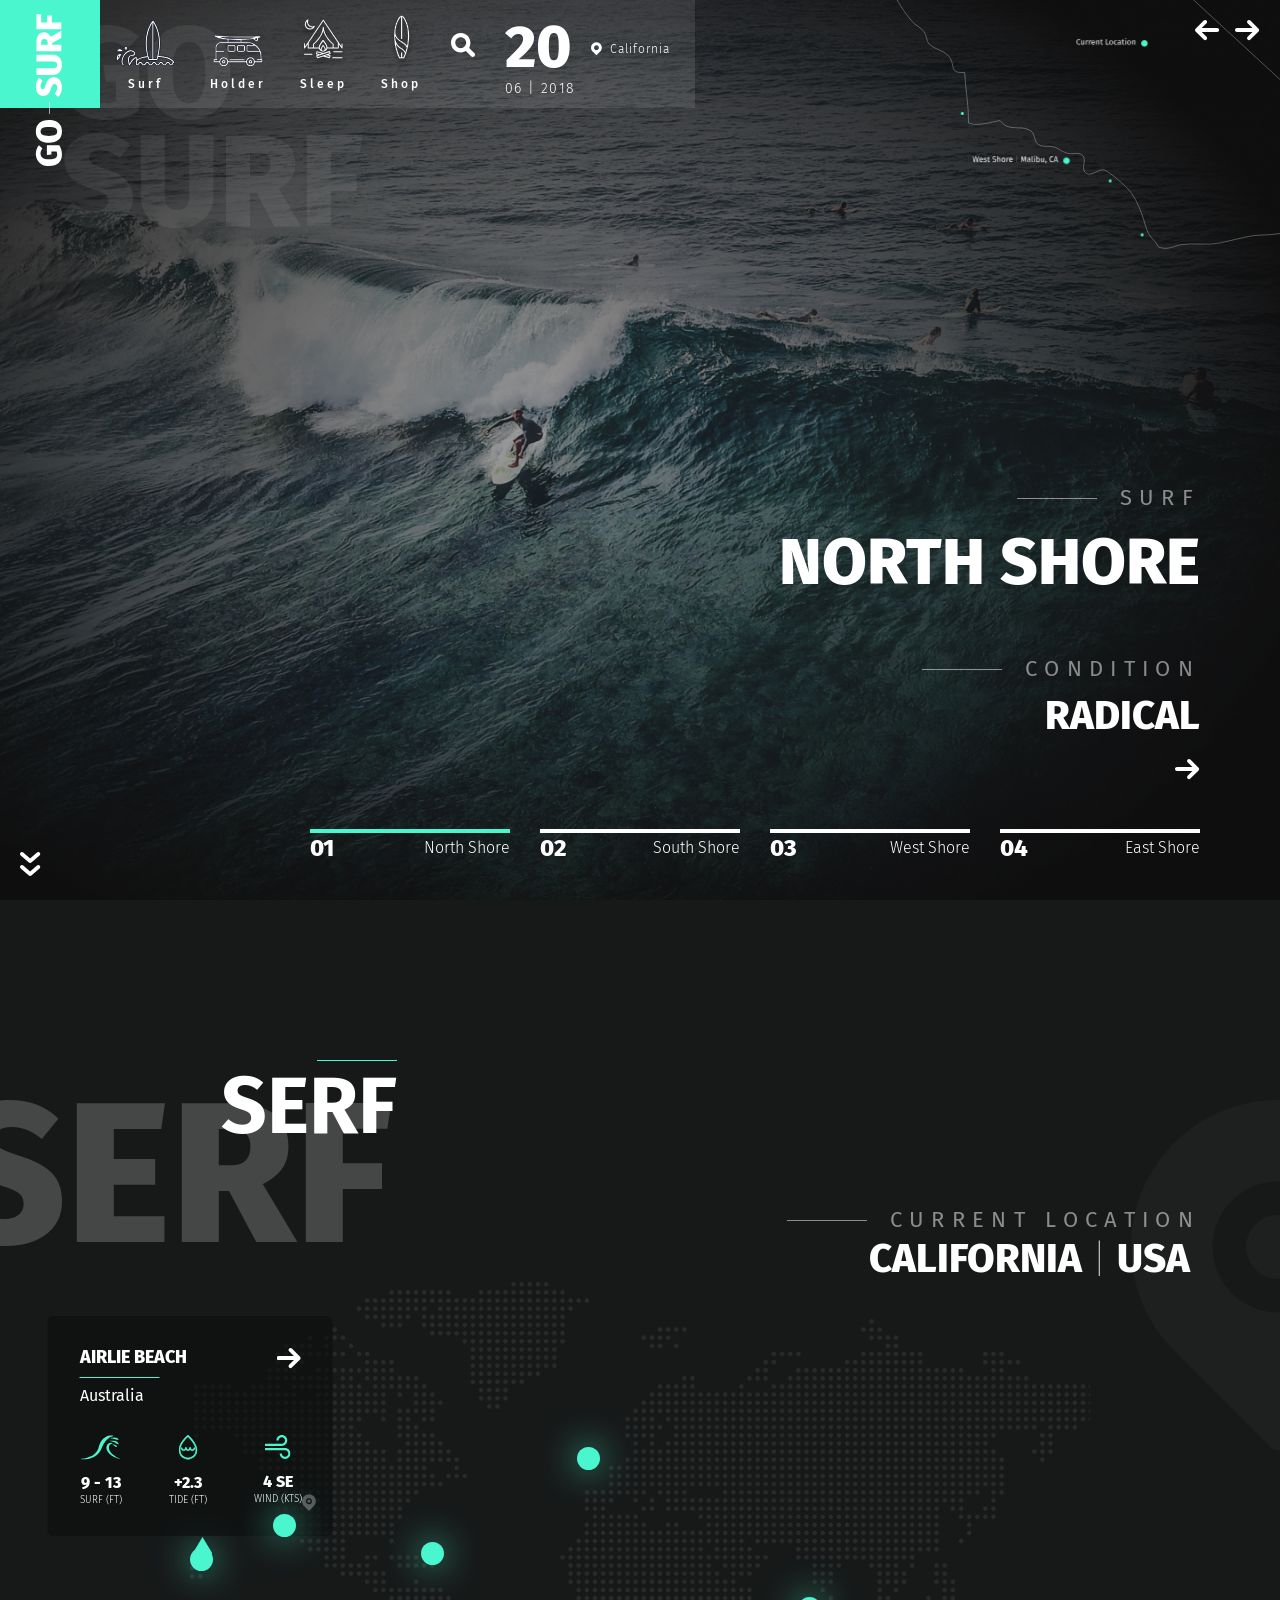
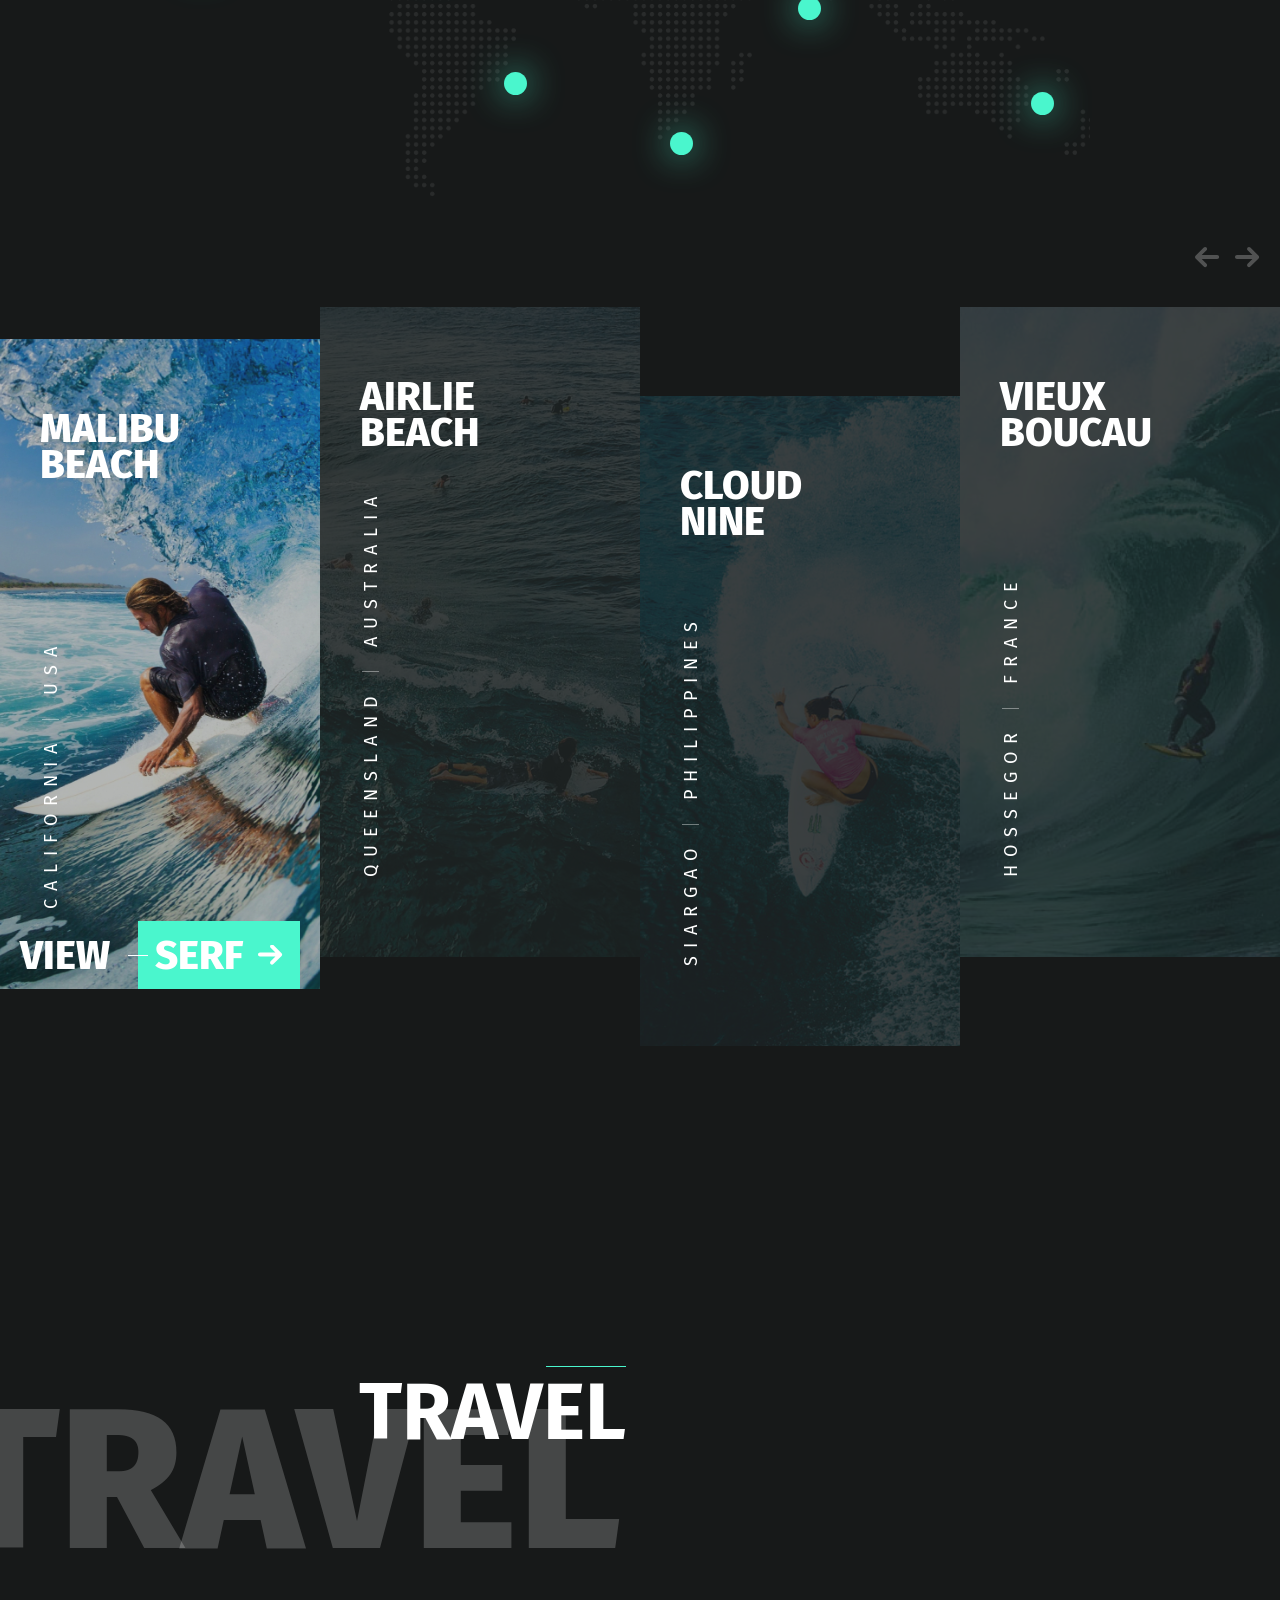
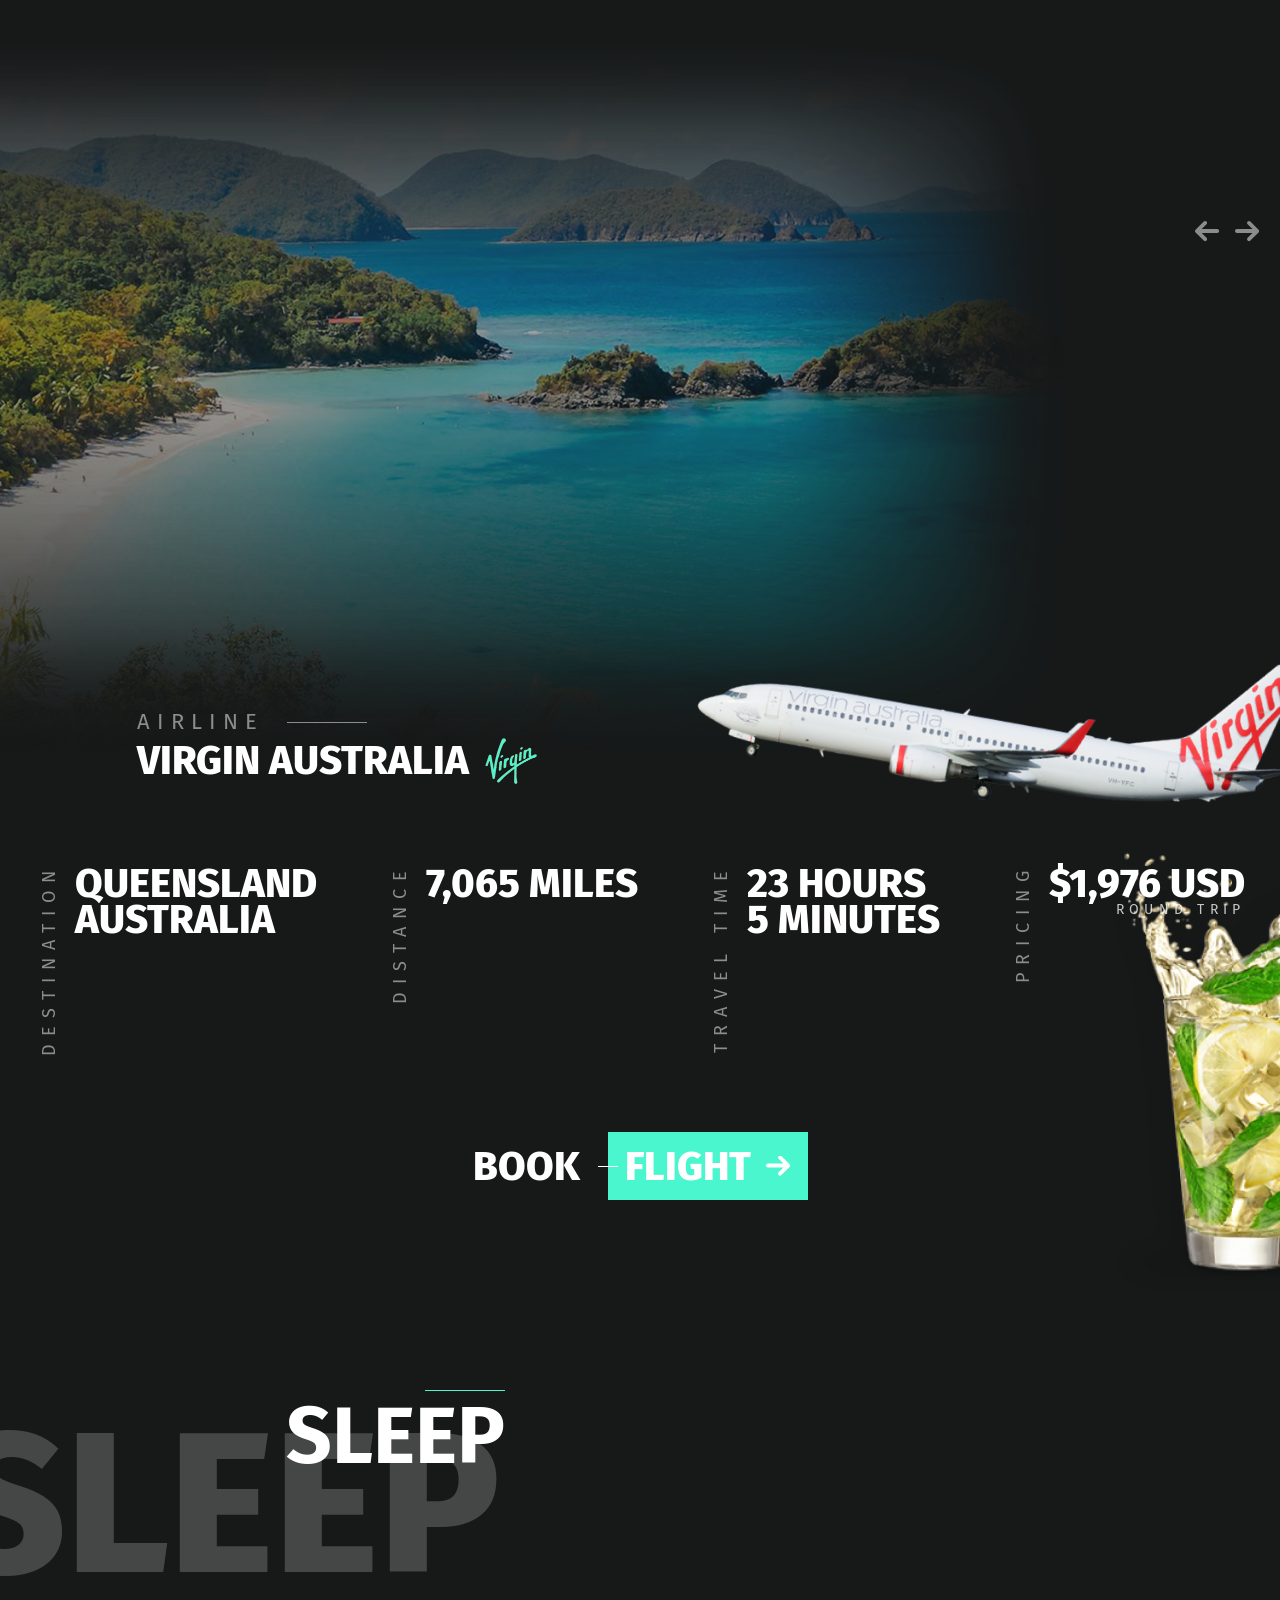
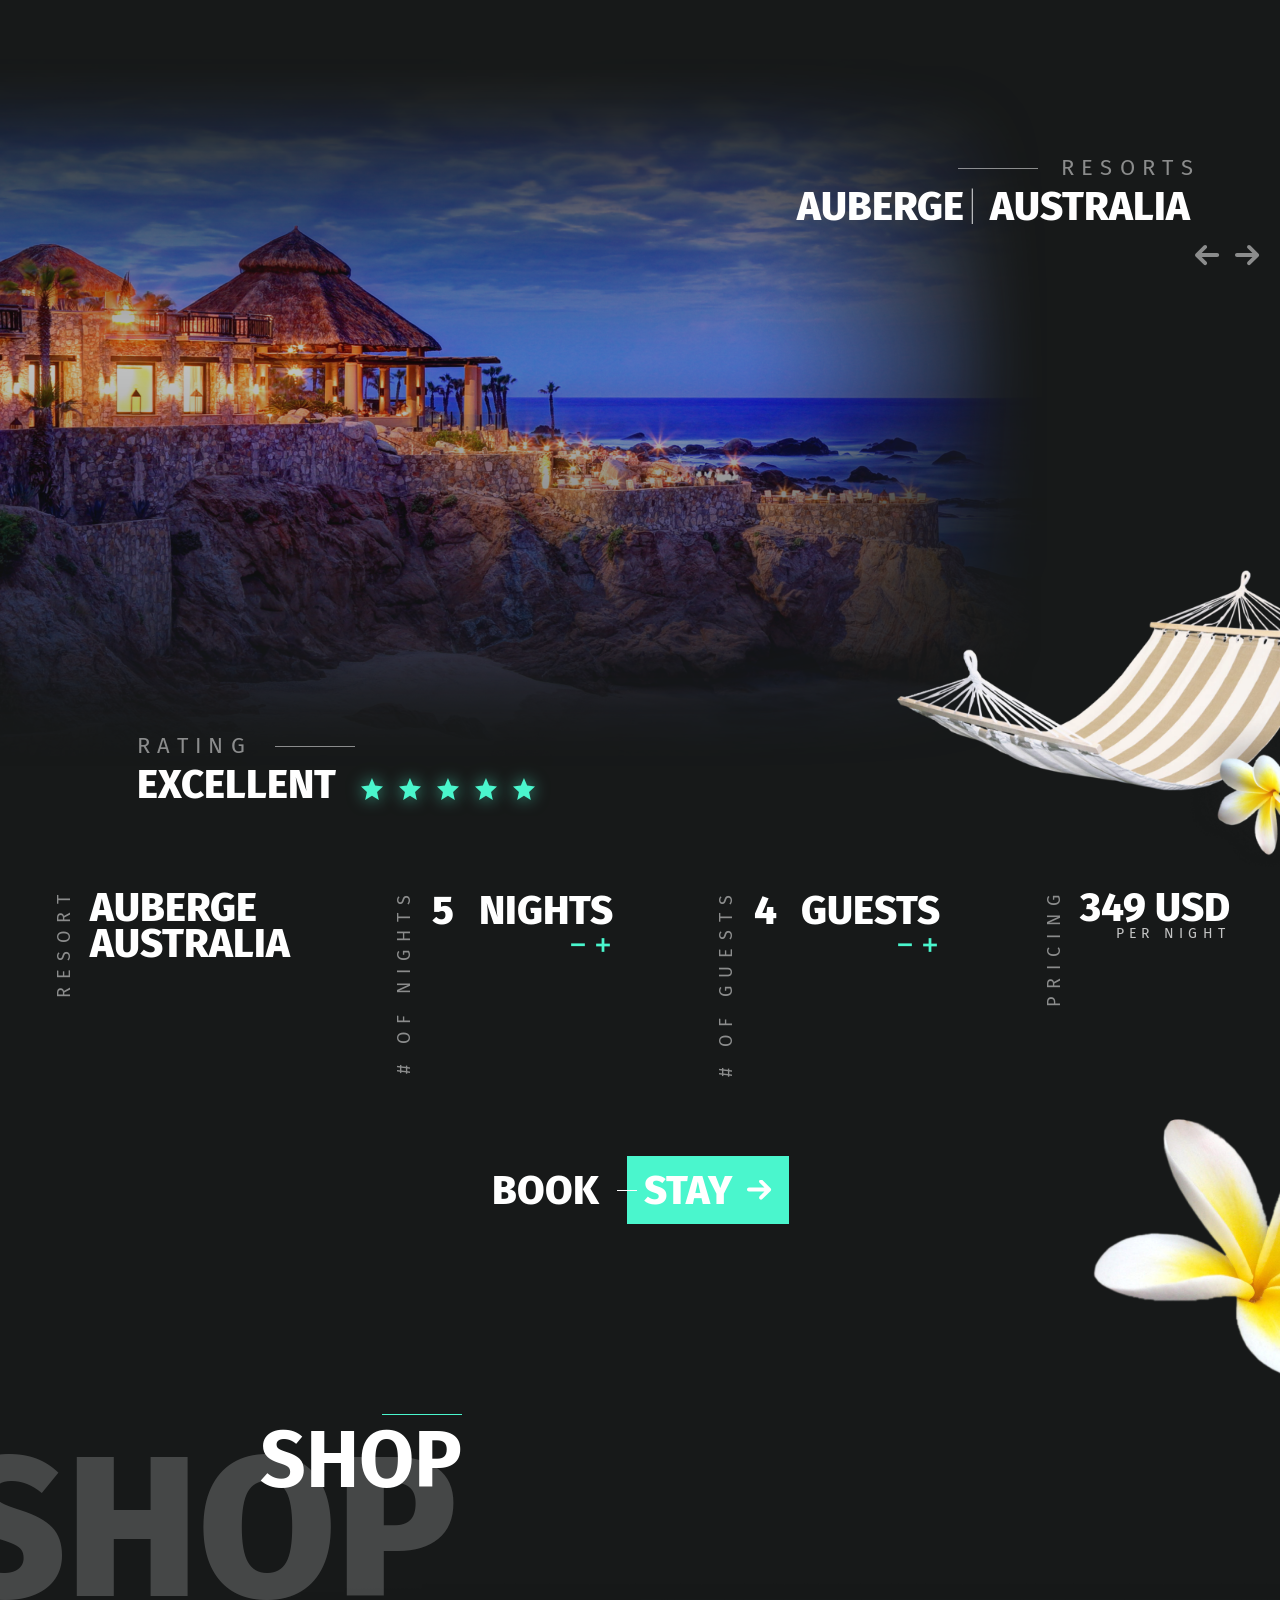
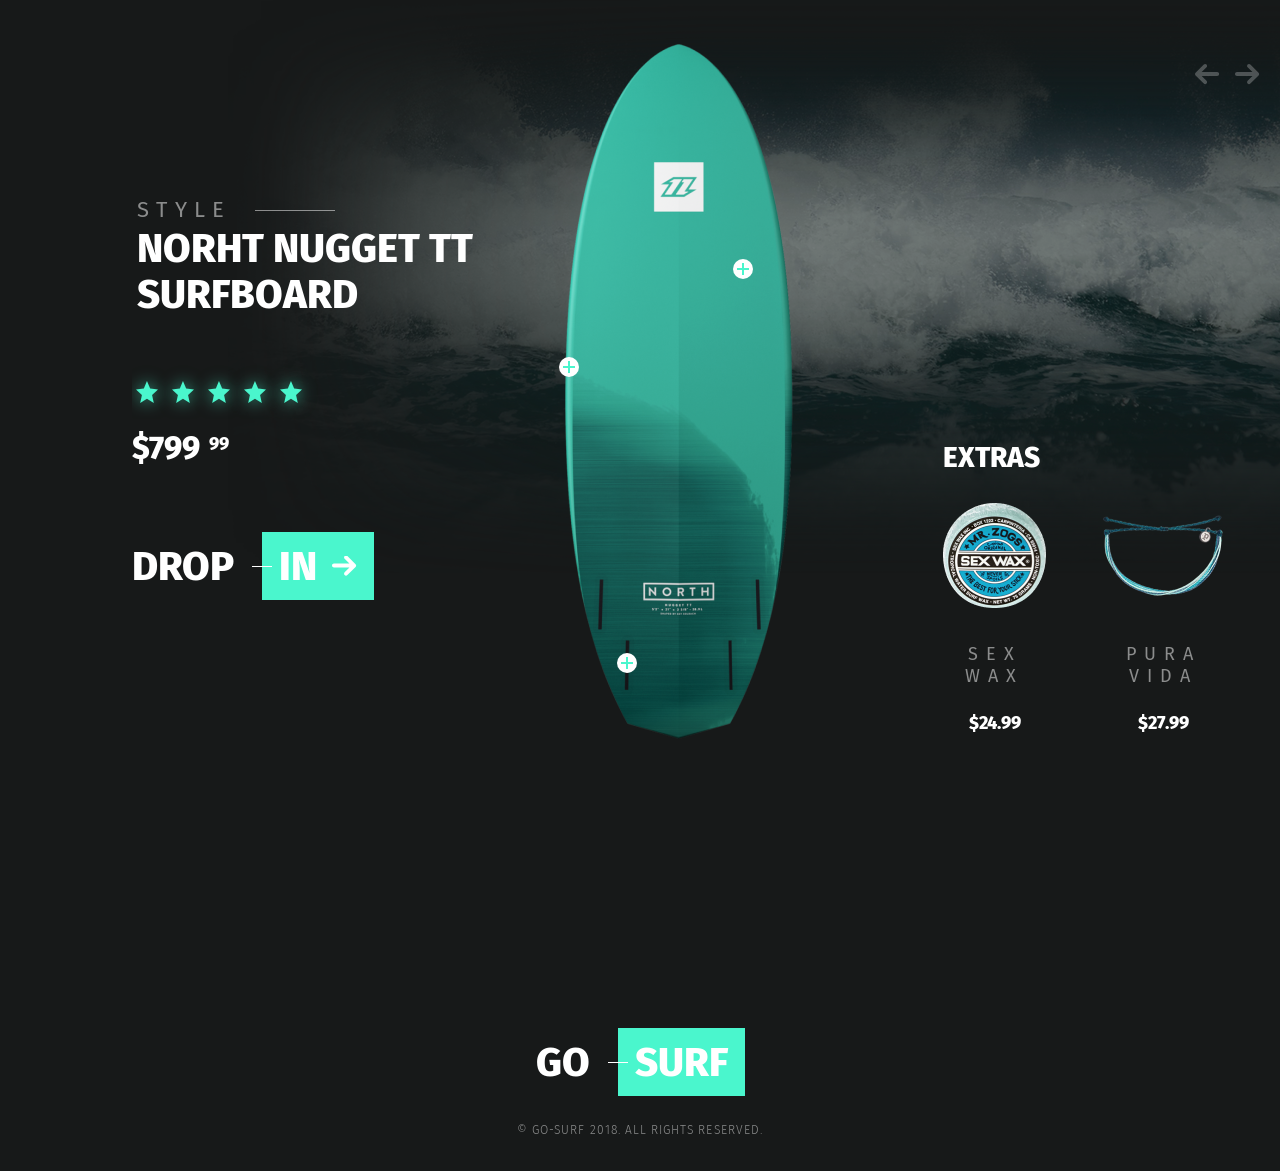
<file: go-serf/app/index.html>
<!DOCTYPE html>
<html lang="en">
<head>
  <meta charset="UTF-8">
  <meta name="viewport" content="width=device-width, initial-scale=1.0">
  <meta http-equiv="X-UA-Compatible" content="ie=edge">
  <title>Document</title>
  <link href="https://fonts.googleapis.com/css2?family=Fira+Sans:wght@100;300;400;500;800&display=swap" rel="stylesheet">
  <link rel="stylesheet" href="css/style.min.css">
</head>
<body>
  <header class="header">
    <div class="header__title">
      go
      surf
    </div>
    <div class="header__arrows">
      <a href="#" class="animate__animated animate__fadeInDown animate__infinite animate__slower">
        <img src="img/arrows-down.svg" alt="">
      </a>
    </div>
    <div class="header__map">
      <svg width="1001" height="496" viewBox="0 0 1001 496" fill="none" xmlns="http://www.w3.org/2000/svg">
        <g opacity="0.29827">
        <path d="M1008.08 163.448L443.182 -356.858V-747.19L28.1096 -770C24.9043 -762.456 4.36709 -740.714 7.57176 -728.596C11.43 -714.102 30.8387 -718.735 36.4776 -709.409C43.0661 -698.42 31.7291 -653.749 28.3457 -640.86C21.8759 -616.445 7.09676 -596.665 2.82235 -572.25C-4.35982 -531.263 10.1824 -534.53 37.7242 -508.927C84.141 -465.742 46.9244 -420.952 58.6176 -370.223C68.1146 -328.878 109.605 -307.554 124.8 -266.211C136.553 -234.37 152.697 -226.233 177.746 -202.947C177.153 -217.084 164.51 -258.785 188.253 -255.102C211.817 -251.478 202.736 -216.669 207.247 -202.115C211.045 -189.997 237.933 -165.761 215.616 -154.593C208.196 -150.91 187.066 -165.582 178.577 -169.503C184.572 -150.791 180.774 -131.367 190.271 -113.487C201.608 -92.162 213.835 -100.359 228.853 -88.7754C244.344 -76.8355 242.683 -63.1137 235.797 -45.0554C228.615 -26.2247 221.196 -29.1352 232.592 -6.44342C240.843 9.95119 254.85 30.7421 266.9 43.2164C273.904 50.4634 281.502 52.1267 288.506 61.3932C294.323 69.1155 292.067 79.2142 299.012 86.1638C310.883 98.1037 331.006 98.282 340.384 113.904C350.831 131.309 338.96 144.437 369.706 142.833C371.309 177.643 377.897 209.185 377.541 243.994C394.695 250.825 422.414 242.687 440.399 239.063C458.266 263.18 481.355 246.429 501.774 259.558C510.678 265.26 508.837 279.517 514.239 284.506C525.339 294.723 533.529 288.308 547.301 291.872C557.51 294.486 565.404 301.97 575.138 304.703C584.338 307.257 599.475 301.258 606.301 309.396C614.492 319.138 600.78 336.958 613.127 344.799C623.395 351.333 638.115 335.77 648.088 338.027C659.721 340.7 693.079 371.174 701.271 381.212C710.59 392.677 719.969 414.062 725.25 428.793C733.501 451.841 732.373 463.127 749.408 479.998C760.27 490.75 749.942 491.522 767.63 494.67C779.204 496.749 794.518 488.374 806.212 487.067C830.549 484.394 855.122 489.027 879.102 484.453C901.421 480.176 922.729 473.166 945.64 469.899C965.465 467.048 1000.37 469.246 1017.94 459.801C1036.99 449.643 1038.71 426.654 1011.17 430.932C1008.97 416.26 1018.77 396.003 1007.85 385.847C1023.04 365.056 1028.56 350.384 1030.93 324.959C1032 313.792 1032.48 301.436 1038 292.05C1043.4 282.783 1058.59 277.259 1061.56 269.299C1066.13 256.943 1058.83 251.419 1053.25 244.528C1049.69 240.073 1039.54 242.212 1036.63 238.291C1031.23 231.103 1036.57 223.678 1033.6 216.431C1024.94 195.462 1014.61 187.205 1008.08 163.444C1008.26 167.424 1008.44 171.463 1008.2 175.384" stroke="white" stroke-width="2" stroke-linecap="round" stroke-linejoin="round"/>
        </g>
        <path class="line-animation" d="M729.114 83.9394C720.546 107.321 740.614 115.526 756.675 130.807C761.434 135.336 761.888 142.817 756.879 147.342C746.107 157.074 705.264 142.917 707.854 155.745C710.53 168.994 745.061 187.531 746.618 188.799C760.284 199.932 764.735 228.174 757.208 243.658C751.852 254.676 716.342 250.962 705.172 247.293C632.024 223.266 664.985 226.131 582.817 218.67C576.527 218.099 569.935 217.806 563.894 219.65C557.671 221.549 557.869 229.339 559.957 233.55C566.876 247.506 597.849 271.178 589.514 289.523C586.956 295.152 580.963 298.707 578.264 304.27C576.151 308.627 576.385 313.772 575.445 318.523" stroke="white" stroke-width="2"/>
        <path class="animate__animated animate__fadeIn animate__delay-5s" fill-rule="evenodd" clip-rule="evenodd" d="M573.5 326C577.09 326 580 323.09 580 319.5C580 315.91 577.09 313 573.5 313C569.91 313 567 315.91 567 319.5C567 323.09 569.91 326 573.5 326Z" fill="#4AF6CD"/>
        <path class="animate__animated animate__fadeIn animate__delay-2s" fill-rule="evenodd" clip-rule="evenodd" d="M661 363C662.657 363 664 361.657 664 360C664 358.343 662.657 357 661 357C659.343 357 658 358.343 658 360C658 361.657 659.343 363 661 363Z" fill="#4AF6CD"/>
        <path class="animate__animated animate__fadeIn animate__delay-3s" fill-rule="evenodd" clip-rule="evenodd" d="M725 471C726.657 471 728 469.657 728 468C728 466.343 726.657 465 725 465C723.343 465 722 466.343 722 468C722 469.657 723.343 471 725 471Z" fill="#4AF6CD"/>
        <path class="animate__animated animate__fadeIn animate__delay-1s" fill-rule="evenodd" clip-rule="evenodd" d="M365 228C366.657 228 368 226.657 368 225C368 223.343 366.657 222 365 222C363.343 222 362 223.343 362 225C362 226.657 363.343 228 365 228Z" fill="#4AF6CD"/>
        <path class="animate__animated animate__fadeIn animate__delay-4s" fill-rule="evenodd" clip-rule="evenodd" d="M729.5 91C733.09 91 736 88.0899 736 84.5C736 80.9101 733.09 78 729.5 78C725.91 78 723 80.9101 723 84.5C723 88.0899 725.91 91 729.5 91Z" fill="#4AF6CD"/>
        <path d="M398.41 310.976L396.17 322H394.218L392.186 312.768L390.138 322H388.234L385.994 310.976H387.482L389.258 320.672L391.386 310.976H393.002L395.178 320.672L397.018 310.976H398.41ZM406.544 317.536C406.544 317.781 406.534 318.032 406.512 318.288H401.136C401.2 319.216 401.435 319.899 401.84 320.336C402.246 320.773 402.768 320.992 403.408 320.992C403.814 320.992 404.187 320.933 404.528 320.816C404.87 320.699 405.227 320.512 405.6 320.256L406.24 321.136C405.344 321.84 404.363 322.192 403.296 322.192C402.123 322.192 401.206 321.808 400.544 321.04C399.894 320.272 399.568 319.216 399.568 317.872C399.568 316.997 399.707 316.224 399.984 315.552C400.272 314.869 400.678 314.336 401.2 313.952C401.734 313.568 402.358 313.376 403.072 313.376C404.192 313.376 405.051 313.744 405.648 314.48C406.246 315.216 406.544 316.235 406.544 317.536ZM405.088 317.104C405.088 316.272 404.923 315.637 404.592 315.2C404.262 314.763 403.766 314.544 403.104 314.544C401.899 314.544 401.243 315.429 401.136 317.2H405.088V317.104ZM411.183 313.376C411.759 313.376 412.276 313.456 412.735 313.616C413.194 313.776 413.631 314.016 414.047 314.336L413.423 315.264C413.039 315.019 412.671 314.837 412.319 314.72C411.978 314.603 411.615 314.544 411.231 314.544C410.751 314.544 410.372 314.645 410.095 314.848C409.818 315.04 409.679 315.307 409.679 315.648C409.679 315.989 409.807 316.256 410.063 316.448C410.33 316.64 410.804 316.827 411.487 317.008C412.426 317.243 413.124 317.563 413.583 317.968C414.052 318.373 414.287 318.928 414.287 319.632C414.287 320.464 413.962 321.099 413.311 321.536C412.671 321.973 411.887 322.192 410.959 322.192C409.679 322.192 408.618 321.824 407.775 321.088L408.559 320.192C409.274 320.736 410.063 321.008 410.927 321.008C411.482 321.008 411.919 320.896 412.239 320.672C412.57 320.437 412.735 320.123 412.735 319.728C412.735 319.44 412.676 319.211 412.559 319.04C412.442 318.859 412.239 318.704 411.951 318.576C411.663 318.437 411.242 318.293 410.687 318.144C409.791 317.909 409.14 317.595 408.735 317.2C408.34 316.805 408.143 316.304 408.143 315.696C408.143 315.259 408.271 314.864 408.527 314.512C408.794 314.149 409.156 313.872 409.615 313.68C410.084 313.477 410.607 313.376 411.183 313.376ZM420.62 321.616C420.065 322 419.436 322.192 418.732 322.192C418.017 322.192 417.457 321.989 417.052 321.584C416.657 321.168 416.46 320.571 416.46 319.792V314.704H414.988V313.568H416.46V311.664L417.932 311.488V313.568H419.932L419.772 314.704H417.932V319.728C417.932 320.165 418.006 320.485 418.156 320.688C418.316 320.88 418.577 320.976 418.94 320.976C419.27 320.976 419.644 320.864 420.06 320.64L420.62 321.616ZM429.179 310.784C429.915 310.784 430.545 310.891 431.067 311.104C431.59 311.307 432.097 311.627 432.587 312.064L431.755 312.992C431.339 312.661 430.929 312.421 430.523 312.272C430.129 312.112 429.702 312.032 429.243 312.032C428.667 312.032 428.193 312.165 427.819 312.432C427.446 312.699 427.259 313.088 427.259 313.6C427.259 313.92 427.323 314.192 427.451 314.416C427.579 314.629 427.814 314.827 428.155 315.008C428.507 315.189 429.014 315.381 429.675 315.584C430.369 315.797 430.945 316.027 431.403 316.272C431.862 316.517 432.23 316.859 432.507 317.296C432.795 317.723 432.939 318.267 432.939 318.928C432.939 319.568 432.779 320.133 432.459 320.624C432.15 321.115 431.697 321.499 431.099 321.776C430.513 322.053 429.814 322.192 429.003 322.192C427.478 322.192 426.23 321.717 425.259 320.768L426.091 319.84C426.539 320.203 426.993 320.48 427.451 320.672C427.91 320.853 428.422 320.944 428.987 320.944C429.67 320.944 430.235 320.779 430.683 320.448C431.131 320.107 431.355 319.616 431.355 318.976C431.355 318.613 431.286 318.315 431.147 318.08C431.009 317.835 430.769 317.616 430.427 317.424C430.097 317.232 429.611 317.04 428.971 316.848C427.841 316.507 427.014 316.096 426.491 315.616C425.969 315.136 425.707 314.485 425.707 313.664C425.707 313.109 425.851 312.613 426.139 312.176C426.438 311.739 426.849 311.397 427.371 311.152C427.905 310.907 428.507 310.784 429.179 310.784ZM439.066 313.376C439.834 313.376 440.431 313.605 440.858 314.064C441.295 314.523 441.514 315.152 441.514 315.952V322H440.042V316.16C440.042 315.563 439.925 315.141 439.69 314.896C439.466 314.651 439.135 314.528 438.698 314.528C438.261 314.528 437.871 314.656 437.53 314.912C437.189 315.168 436.869 315.531 436.57 316V322H435.098V310.192L436.57 310.032V314.736C437.231 313.829 438.063 313.376 439.066 313.376ZM447.641 313.376C448.825 313.376 449.742 313.771 450.393 314.56C451.054 315.349 451.385 316.421 451.385 317.776C451.385 318.651 451.236 319.424 450.937 320.096C450.638 320.757 450.206 321.275 449.641 321.648C449.076 322.011 448.404 322.192 447.625 322.192C446.441 322.192 445.518 321.797 444.857 321.008C444.196 320.219 443.865 319.147 443.865 317.792C443.865 316.917 444.014 316.149 444.313 315.488C444.612 314.816 445.044 314.299 445.609 313.936C446.174 313.563 446.852 313.376 447.641 313.376ZM447.641 314.56C446.18 314.56 445.449 315.637 445.449 317.792C445.449 319.936 446.174 321.008 447.625 321.008C449.076 321.008 449.801 319.931 449.801 317.776C449.801 315.632 449.081 314.56 447.641 314.56ZM457.481 313.376C457.78 313.376 458.057 313.408 458.313 313.472L458.041 314.912C457.785 314.848 457.54 314.816 457.305 314.816C456.782 314.816 456.361 315.008 456.041 315.392C455.721 315.776 455.47 316.373 455.289 317.184V322H453.817V313.568H455.081L455.225 315.28C455.449 314.651 455.753 314.176 456.137 313.856C456.521 313.536 456.969 313.376 457.481 313.376ZM465.872 317.536C465.872 317.781 465.862 318.032 465.84 318.288H460.464C460.528 319.216 460.763 319.899 461.168 320.336C461.574 320.773 462.096 320.992 462.736 320.992C463.142 320.992 463.515 320.933 463.856 320.816C464.198 320.699 464.555 320.512 464.928 320.256L465.568 321.136C464.672 321.84 463.691 322.192 462.624 322.192C461.451 322.192 460.534 321.808 459.872 321.04C459.222 320.272 458.896 319.216 458.896 317.872C458.896 316.997 459.035 316.224 459.312 315.552C459.6 314.869 460.006 314.336 460.528 313.952C461.062 313.568 461.686 313.376 462.4 313.376C463.52 313.376 464.379 313.744 464.976 314.48C465.574 315.216 465.872 316.235 465.872 317.536ZM464.416 317.104C464.416 316.272 464.251 315.637 463.92 315.2C463.59 314.763 463.094 314.544 462.432 314.544C461.227 314.544 460.571 315.429 460.464 317.2H464.416V317.104ZM474.41 309.184V323.568H474.058V309.184H474.41ZM493.237 322H491.765L491.381 317.024C491.221 315.072 491.131 313.573 491.109 312.528L488.725 320.752H487.301L484.789 312.512C484.789 313.845 484.72 315.387 484.581 317.136L484.213 322H482.773L483.685 310.976H485.733L488.053 318.992L490.261 310.976H492.325L493.237 322ZM501.434 320.032C501.434 320.373 501.493 320.629 501.61 320.8C501.728 320.96 501.904 321.083 502.138 321.168L501.802 322.192C501.365 322.139 501.013 322.016 500.746 321.824C500.48 321.632 500.282 321.333 500.154 320.928C499.589 321.771 498.752 322.192 497.642 322.192C496.81 322.192 496.154 321.957 495.674 321.488C495.194 321.019 494.954 320.405 494.954 319.648C494.954 318.752 495.274 318.064 495.914 317.584C496.565 317.104 497.482 316.864 498.666 316.864H499.962V316.24C499.962 315.643 499.818 315.216 499.53 314.96C499.242 314.704 498.8 314.576 498.202 314.576C497.584 314.576 496.826 314.725 495.93 315.024L495.562 313.952C496.608 313.568 497.578 313.376 498.474 313.376C499.466 313.376 500.208 313.621 500.698 314.112C501.189 314.592 501.434 315.28 501.434 316.176V320.032ZM497.978 321.088C498.821 321.088 499.482 320.651 499.962 319.776V317.84H498.858C497.301 317.84 496.522 318.416 496.522 319.568C496.522 320.069 496.645 320.448 496.89 320.704C497.136 320.96 497.498 321.088 497.978 321.088ZM505.981 322.192C505.437 322.192 505.005 322.032 504.685 321.712C504.376 321.381 504.221 320.923 504.221 320.336V310.176L505.693 310V320.304C505.693 320.539 505.731 320.709 505.805 320.816C505.891 320.923 506.029 320.976 506.221 320.976C506.424 320.976 506.605 320.944 506.765 320.88L507.149 321.904C506.797 322.096 506.408 322.192 505.981 322.192ZM510.461 313.568V322H508.989V313.568H510.461ZM509.709 309.52C510.018 309.52 510.269 309.616 510.461 309.808C510.653 310 510.749 310.24 510.749 310.528C510.749 310.816 510.653 311.056 510.461 311.248C510.269 311.429 510.018 311.52 509.709 311.52C509.41 311.52 509.165 311.429 508.973 311.248C508.781 311.056 508.685 310.816 508.685 310.528C508.685 310.24 508.781 310 508.973 309.808C509.165 309.616 509.41 309.52 509.709 309.52ZM517.36 313.376C518.32 313.376 519.083 313.765 519.648 314.544C520.214 315.312 520.496 316.389 520.496 317.776C520.496 318.651 520.363 319.424 520.096 320.096C519.83 320.757 519.446 321.275 518.944 321.648C518.443 322.011 517.856 322.192 517.184 322.192C516.299 322.192 515.552 321.819 514.944 321.072L514.8 322H513.504V310.176L514.976 310V314.624C515.584 313.792 516.379 313.376 517.36 313.376ZM516.832 321.024C517.483 321.024 517.99 320.763 518.352 320.24C518.726 319.707 518.912 318.885 518.912 317.776C518.912 316.635 518.742 315.813 518.4 315.312C518.059 314.8 517.574 314.544 516.944 314.544C516.198 314.544 515.542 314.981 514.976 315.856V319.888C515.2 320.24 515.472 320.517 515.792 320.72C516.123 320.923 516.47 321.024 516.832 321.024ZM529.276 322H528.012L527.9 320.688C527.58 321.211 527.212 321.595 526.796 321.84C526.38 322.075 525.874 322.192 525.276 322.192C524.54 322.192 523.964 321.968 523.548 321.52C523.132 321.072 522.924 320.437 522.924 319.616V313.568H524.396V319.456C524.396 320.032 524.498 320.443 524.7 320.688C524.903 320.923 525.234 321.04 525.692 321.04C526.514 321.04 527.218 320.555 527.804 319.584V313.568H529.276V322ZM532.701 319.968C533.021 319.968 533.288 320.075 533.501 320.288C533.714 320.501 533.821 320.763 533.821 321.072C533.821 321.403 533.725 321.781 533.533 322.208L532.461 324.656H531.405L532.045 322C531.906 321.893 531.794 321.76 531.709 321.6C531.634 321.44 531.597 321.264 531.597 321.072C531.597 320.763 531.704 320.501 531.917 320.288C532.13 320.075 532.392 319.968 532.701 319.968ZM544.331 310.784C544.992 310.784 545.547 310.869 545.995 311.04C546.454 311.211 546.918 311.488 547.387 311.872L546.555 312.848C545.883 312.304 545.174 312.032 544.427 312.032C543.51 312.032 542.768 312.384 542.203 313.088C541.648 313.792 541.371 314.923 541.371 316.48C541.371 317.995 541.648 319.115 542.203 319.84C542.758 320.555 543.494 320.912 544.411 320.912C544.88 320.912 545.291 320.832 545.643 320.672C545.995 320.512 546.368 320.288 546.763 320L547.515 320.96C547.174 321.312 546.736 321.605 546.203 321.84C545.67 322.075 545.056 322.192 544.363 322.192C543.467 322.192 542.667 321.973 541.963 321.536C541.27 321.088 540.726 320.437 540.331 319.584C539.947 318.72 539.755 317.685 539.755 316.48C539.755 315.275 539.958 314.245 540.363 313.392C540.768 312.528 541.318 311.877 542.011 311.44C542.704 311.003 543.478 310.784 544.331 310.784ZM555.3 322L554.468 319.232H550.292L549.46 322H547.924L551.46 310.976H553.38L556.9 322H555.3ZM550.66 318H554.1L552.388 312.24L550.66 318Z" fill="white"/>
        <path d="M598.378 75.784C599.039 75.784 599.594 75.8693 600.042 76.04C600.501 76.2107 600.965 76.488 601.434 76.872L600.602 77.848C599.93 77.304 599.221 77.032 598.474 77.032C597.557 77.032 596.815 77.384 596.25 78.088C595.695 78.792 595.418 79.9227 595.418 81.48C595.418 82.9947 595.695 84.1147 596.25 84.84C596.805 85.5547 597.541 85.912 598.458 85.912C598.927 85.912 599.338 85.832 599.69 85.672C600.042 85.512 600.415 85.288 600.81 85L601.562 85.96C601.221 86.312 600.783 86.6053 600.25 86.84C599.717 87.0747 599.103 87.192 598.41 87.192C597.514 87.192 596.714 86.9733 596.01 86.536C595.317 86.088 594.773 85.4373 594.378 84.584C593.994 83.72 593.802 82.6853 593.802 81.48C593.802 80.2747 594.005 79.2453 594.41 78.392C594.815 77.528 595.365 76.8773 596.058 76.44C596.751 76.0027 597.525 75.784 598.378 75.784ZM609.401 87H608.137L608.025 85.688C607.705 86.2107 607.337 86.5947 606.921 86.84C606.505 87.0747 605.999 87.192 605.401 87.192C604.665 87.192 604.089 86.968 603.673 86.52C603.257 86.072 603.049 85.4373 603.049 84.616V78.568H604.521V84.456C604.521 85.032 604.623 85.4427 604.825 85.688C605.028 85.9227 605.359 86.04 605.817 86.04C606.639 86.04 607.343 85.5547 607.929 84.584V78.568H609.401V87ZM616.106 78.376C616.405 78.376 616.682 78.408 616.938 78.472L616.666 79.912C616.41 79.848 616.165 79.816 615.93 79.816C615.407 79.816 614.986 80.008 614.666 80.392C614.346 80.776 614.095 81.3733 613.914 82.184V87H612.442V78.568H613.706L613.85 80.28C614.074 79.6507 614.378 79.176 614.762 78.856C615.146 78.536 615.594 78.376 616.106 78.376ZM622.278 78.376C622.576 78.376 622.854 78.408 623.11 78.472L622.838 79.912C622.582 79.848 622.336 79.816 622.102 79.816C621.579 79.816 621.158 80.008 620.838 80.392C620.518 80.776 620.267 81.3733 620.086 82.184V87H618.614V78.568H619.878L620.022 80.28C620.246 79.6507 620.55 79.176 620.934 78.856C621.318 78.536 621.766 78.376 622.278 78.376ZM630.669 82.536C630.669 82.7813 630.659 83.032 630.637 83.288H625.261C625.325 84.216 625.56 84.8987 625.965 85.336C626.371 85.7733 626.893 85.992 627.533 85.992C627.939 85.992 628.312 85.9333 628.653 85.816C628.995 85.6987 629.352 85.512 629.725 85.256L630.365 86.136C629.469 86.84 628.488 87.192 627.421 87.192C626.248 87.192 625.331 86.808 624.669 86.04C624.019 85.272 623.693 84.216 623.693 82.872C623.693 81.9973 623.832 81.224 624.109 80.552C624.397 79.8693 624.803 79.336 625.325 78.952C625.859 78.568 626.483 78.376 627.197 78.376C628.317 78.376 629.176 78.744 629.773 79.48C630.371 80.216 630.669 81.2347 630.669 82.536ZM629.213 82.104C629.213 81.272 629.048 80.6373 628.717 80.2C628.387 79.7627 627.891 79.544 627.229 79.544C626.024 79.544 625.368 80.4293 625.261 82.2H629.213V82.104ZM636.988 78.376C637.756 78.376 638.353 78.6053 638.78 79.064C639.217 79.5227 639.436 80.152 639.436 80.952V87H637.964V81.16C637.964 80.5627 637.852 80.1413 637.628 79.896C637.404 79.6507 637.073 79.528 636.636 79.528C636.188 79.528 635.793 79.656 635.452 79.912C635.111 80.168 634.791 80.536 634.492 81.016V87H633.02V78.568H634.284L634.412 79.816C634.711 79.368 635.079 79.016 635.516 78.76C635.964 78.504 636.455 78.376 636.988 78.376ZM646.651 86.616C646.096 87 645.467 87.192 644.763 87.192C644.048 87.192 643.488 86.9893 643.083 86.584C642.688 86.168 642.491 85.5707 642.491 84.792V79.704H641.019V78.568H642.491V76.664L643.963 76.488V78.568H645.963L645.803 79.704H643.963V84.728C643.963 85.1653 644.038 85.4853 644.187 85.688C644.347 85.88 644.608 85.976 644.971 85.976C645.302 85.976 645.675 85.864 646.091 85.64L646.651 86.616ZM654.011 75.976V85.672H658.539L658.363 87H652.491V75.976H654.011ZM663.141 78.376C664.325 78.376 665.242 78.7707 665.893 79.56C666.554 80.3493 666.885 81.4213 666.885 82.776C666.885 83.6507 666.736 84.424 666.437 85.096C666.138 85.7573 665.706 86.2747 665.141 86.648C664.576 87.0107 663.904 87.192 663.125 87.192C661.941 87.192 661.018 86.7973 660.357 86.008C659.696 85.2187 659.365 84.1467 659.365 82.792C659.365 81.9173 659.514 81.1493 659.813 80.488C660.112 79.816 660.544 79.2987 661.109 78.936C661.674 78.5627 662.352 78.376 663.141 78.376ZM663.141 79.56C661.68 79.56 660.949 80.6373 660.949 82.792C660.949 84.936 661.674 86.008 663.125 86.008C664.576 86.008 665.301 84.9307 665.301 82.776C665.301 80.632 664.581 79.56 663.141 79.56ZM672.389 78.376C672.89 78.376 673.349 78.4507 673.765 78.6C674.181 78.7387 674.581 78.968 674.965 79.288L674.261 80.216C673.962 80.0027 673.669 79.848 673.381 79.752C673.104 79.6453 672.794 79.592 672.453 79.592C671.77 79.592 671.237 79.864 670.853 80.408C670.48 80.952 670.293 81.7573 670.293 82.824C670.293 83.8907 670.48 84.68 670.853 85.192C671.226 85.6933 671.76 85.944 672.453 85.944C672.784 85.944 673.088 85.896 673.365 85.8C673.642 85.6933 673.952 85.528 674.293 85.304L674.965 86.264C674.197 86.8827 673.338 87.192 672.389 87.192C671.248 87.192 670.346 86.808 669.685 86.04C669.034 85.272 668.709 84.2107 668.709 82.856C668.709 81.96 668.858 81.176 669.157 80.504C669.456 79.832 669.877 79.3093 670.421 78.936C670.976 78.5627 671.632 78.376 672.389 78.376ZM682.481 85.032C682.481 85.3733 682.54 85.6293 682.657 85.8C682.775 85.96 682.951 86.0827 683.185 86.168L682.849 87.192C682.412 87.1387 682.06 87.016 681.793 86.824C681.527 86.632 681.329 86.3333 681.201 85.928C680.636 86.7707 679.799 87.192 678.689 87.192C677.857 87.192 677.201 86.9573 676.721 86.488C676.241 86.0187 676.001 85.4053 676.001 84.648C676.001 83.752 676.321 83.064 676.961 82.584C677.612 82.104 678.529 81.864 679.713 81.864H681.009V81.24C681.009 80.6427 680.865 80.216 680.577 79.96C680.289 79.704 679.847 79.576 679.249 79.576C678.631 79.576 677.873 79.7253 676.977 80.024L676.609 78.952C677.655 78.568 678.625 78.376 679.521 78.376C680.513 78.376 681.255 78.6213 681.745 79.112C682.236 79.592 682.481 80.28 682.481 81.176V85.032ZM679.025 86.088C679.868 86.088 680.529 85.6507 681.009 84.776V82.84H679.905C678.348 82.84 677.569 83.416 677.569 84.568C677.569 85.0693 677.692 85.448 677.937 85.704C678.183 85.96 678.545 86.088 679.025 86.088ZM689.76 86.616C689.206 87 688.576 87.192 687.872 87.192C687.158 87.192 686.598 86.9893 686.192 86.584C685.798 86.168 685.6 85.5707 685.6 84.792V79.704H684.128V78.568H685.6V76.664L687.072 76.488V78.568H689.072L688.912 79.704H687.072V84.728C687.072 85.1653 687.147 85.4853 687.296 85.688C687.456 85.88 687.718 85.976 688.08 85.976C688.411 85.976 688.784 85.864 689.2 85.64L689.76 86.616ZM692.758 78.568V87H691.286V78.568H692.758ZM692.006 74.52C692.315 74.52 692.566 74.616 692.758 74.808C692.95 75 693.046 75.24 693.046 75.528C693.046 75.816 692.95 76.056 692.758 76.248C692.566 76.4293 692.315 76.52 692.006 76.52C691.707 76.52 691.462 76.4293 691.27 76.248C691.078 76.056 690.982 75.816 690.982 75.528C690.982 75.24 691.078 75 691.27 74.808C691.462 74.616 691.707 74.52 692.006 74.52ZM698.969 78.376C700.153 78.376 701.071 78.7707 701.721 79.56C702.383 80.3493 702.713 81.4213 702.713 82.776C702.713 83.6507 702.564 84.424 702.265 85.096C701.967 85.7573 701.535 86.2747 700.969 86.648C700.404 87.0107 699.732 87.192 698.953 87.192C697.769 87.192 696.847 86.7973 696.185 86.008C695.524 85.2187 695.193 84.1467 695.193 82.792C695.193 81.9173 695.343 81.1493 695.641 80.488C695.94 79.816 696.372 79.2987 696.937 78.936C697.503 78.5627 698.18 78.376 698.969 78.376ZM698.969 79.56C697.508 79.56 696.777 80.6373 696.777 82.792C696.777 84.936 697.503 86.008 698.953 86.008C700.404 86.008 701.129 84.9307 701.129 82.776C701.129 80.632 700.409 79.56 698.969 79.56ZM709.113 78.376C709.881 78.376 710.478 78.6053 710.905 79.064C711.342 79.5227 711.561 80.152 711.561 80.952V87H710.089V81.16C710.089 80.5627 709.977 80.1413 709.753 79.896C709.529 79.6507 709.198 79.528 708.761 79.528C708.313 79.528 707.918 79.656 707.577 79.912C707.236 80.168 706.916 80.536 706.617 81.016V87H705.145V78.568H706.409L706.537 79.816C706.836 79.368 707.204 79.016 707.641 78.76C708.089 78.504 708.58 78.376 709.113 78.376Z" fill="white"/>
        </svg>
        
    </div>
    <div class="menu-btn">
      <div class="menu-btn__inner">
        <div class="menu-btn__line"></div>
        <div class="menu-btn__line"></div>
        <div class="menu-btn__line"></div>
      </div>
    </div>
    <div class="header__aside">
      <div class="logo">
        <a href="#">
          <img src="img/logo.svg" alt="">
        </a>
      </div>
      
      <nav class="menu">
        <ul class="menu__list">
          <li><a href="#"><img src="img/nav-ico-1.svg" alt=""><span>Surf</span></a></li>
          <li><a href="#"><img src="img/nav-ico-2.svg" alt=""><span>holder</span></a></li>
          <li><a href="#"><img src="img/nav-ico-3.svg" alt=""><span>Sleep</span></a></li>
          <li><a href="#"><img src="img/nav-ico-4.svg" alt=""><span>Shop</span></a></li>
        </ul>
      </nav>
      <div class="header__search">
        <img src="img/search.svg" alt="">
      </div>
      <div class="header__date">
        20
        <span>06 | 2018</span>
      </div>
      <div class="header__location">
        California
      </div>
    </div>
    <div class="header__slider">
      <div class="header__slider-item slider-item">
        <div class="slider-item__info">
          <div class="slider-item__info-subtitle headline-left">Surf</div>
          <div class="slider-item__info-title animate__animated animate__fadeInLeft animate__delay-1s">North Shore</div>
          <div class="slider-item__info-subtext headline-left">Condition</div>
          <div class="slider-item__info-text animate__animated animate__fadeInRight animate__delay-1s">Radical</div>
          <a href="#" class="slider-item__info-link">
            <img src="img/arrows-right.svg" alt="arrow-right">
          </a>
        </div>
      </div>
      <div class="header__slider-item slider-item">
        <div class="slider-item__info">
          <div class="slider-item__info-subtitle headline-left">Surf</div>
          <div class="slider-item__info-title">South Shore</div>
          <div class="slider-item__info-subtext headline-left">Condition</div>
          <div class="slider-item__info-text">Radical</div>
          <a href="#" class="slider-item__info-link">
            <img src="img/arrows-right.svg" alt="arrow-right">
          </a>
        </div>
      </div>
      <div class="header__slider-item slider-item">
        <div class="slider-item__info">
          <div class="slider-item__info-subtitle headline-left">Surf</div>
          <div class="slider-item__info-title">West Shore</div>
          <div class="slider-item__info-subtext headline-left">Condition</div>
          <div class="slider-item__info-text">Radical</div>
          <a href="#" class="slider-item__info-link">
            <img src="img/arrows-right.svg" alt="arrow-right">
          </a>
        </div>
      </div>
      <div class="header__slider-item slider-item">
        <div class="slider-item__info">
          <div class="slider-item__info-subtitle headline-left">Surf</div>
          <div class="slider-item__info-title">East Shore</div>
          <div class="slider-item__info-subtext headline-left">Condition</div>
          <div class="slider-item__info-text">Radical</div>
          <a href="#" class="slider-item__info-link">
            <img src="img/arrows-right.svg" alt="arrow-right">
          </a>
        </div>
      </div>
    </div>
    <div class="slider-dotshead animate__animated animate__fadeInUp animate__delay-2s">
      <div class="slider-dots__item">
        <div class="dots-box">
          <div class="dots-box__number">01</div>
          <div class="dots-box__name">North Shore</div>
        </div>
      </div>
      <div class="slider-dots__item">
        <div class="dots-box">
          <div class="dots-box__number">02</div>
          <div class="dots-box__name">South Shore</div>
        </div>
      </div>
      <div class="slider-dots__item">
        <div class="dots-box">
          <div class="dots-box__number">03</div>
          <div class="dots-box__name">West Shore</div>
        </div>
      </div>
      <div class="slider-dots__item">
        <div class="dots-box">
          <div class="dots-box__number">04</div>
          <div class="dots-box__name">East Shore</div>
        </div>
      </div>
    </div>
  </header>
 <div class="container">
  <section class="serf">
    <div class="title">
      <div>
        <span class="wow animate__animated animate__fadeInLeft" data-wow-offset="300">serf</span>
        <h3>serf</h3>
      </div>
    </div>
    <div class="serf__subtitle">
      <div class="subtitle wow animate__animated animate__fadeInRight" data-wow-offset="300">
        <div class="headline-left">Current location</div>
        <div class="subtitle__head">California <span>|</span> USA</div> 
      </div>
    </div>
    <div class="slider-map wow animate__animated animate__zoomInDown" data-wow-offset="350" data-wow-duration="1.5s">
      <div class="slider-dots slider-dots--1">
        <div class="slider-dots__circle wow animate__animated animate__fadeInUpBig" data-wow-delay="1.1s"></div>
        <div class="slider-dots__content wow animate__animated animate__fadeIn" data-wow-delay="2.5s">
            <div class="slider-dots__content-row">
              <div class="slider-dots__content-head">
                <div class="slider-dots__content-title">Airlie Beach</div>
                <div class="slider-dots__content-subtitle">Australia</div>
              </div>
              <a class="slider-dots__content-link" href="#">
                <img src="img/arrows-right.svg" alt="">
              </a>
            </div>
            <div class="slider-dots__content-row">
              <div class="slider-dots__content-item">
                <img src="img/surf-icon.svg" alt="">
                <div class="slider-dots__content-number">9 - 13</div>
                <div class="slider-dots__content-name">Surf (ft)</div>
              </div>
              <div class="slider-dots__content-item">
                <img src="img/water-icon.svg" alt="">
                <div class="slider-dots__content-number">+2.3</div>
                <div class="slider-dots__content-name">Tide (ft)</div>
              </div>
              <div class="slider-dots__content-item">
                <img src="img/wind-icon.svg" alt="">
                <div class="slider-dots__content-number">4 SE</div>
                <div class="slider-dots__content-name">Wind (kts)</div>
              </div>
            </div>
        </div>
      </div>
      <div class="slider-dots slider-dots--2">
        <div class="slider-dots__circle wow animate__animated animate__fadeInUpBig" data-wow-delay="1.2s"></div>
        <div class="slider-dots__content">
            <div class="slider-dots__content-row">
              <div class="slider-dots__content-head">
                <div class="slider-dots__content-title">Airlie Beach</div>
                <div class="slider-dots__content-subtitle">Australia</div>
              </div>
              <a class="slider-dots__content-link" href="#">
                <img src="img/arrows-right.svg" alt="">
              </a>
            </div>
            <div class="slider-dots__content-row">
              <div class="slider-dots__content-item">
                <img src="img/surf-icon.svg" alt="">
                <div class="slider-dots__content-number">9 - 13</div>
                <div class="slider-dots__content-name">Surf (ft)</div>
              </div>
              <div class="slider-dots__content-item">
                <img src="img/water-icon.svg" alt="">
                <div class="slider-dots__content-number">+2.3</div>
                <div class="slider-dots__content-name">Tide (ft)</div>
              </div>
              <div class="slider-dots__content-item">
                <img src="img/wind-icon.svg" alt="">
                <div class="slider-dots__content-number">4 SE</div>
                <div class="slider-dots__content-name">Wind (kts)</div>
              </div>
            </div>
        </div>
      </div>
      <div class="slider-dots slider-dots--3">
        <div class="slider-dots__circle wow animate__animated animate__fadeInUpBig" data-wow-delay="1.3s"></div>
        <div class="slider-dots__content">
            <div class="slider-dots__content-row">
              <div class="slider-dots__content-head">
                <div class="slider-dots__content-title">Airlie Beach</div>
                <div class="slider-dots__content-subtitle">Australia</div>
              </div>
              <a class="slider-dots__content-link" href="#">
                <img src="img/arrows-right.svg" alt="">
              </a>
            </div>
            <div class="slider-dots__content-row">
              <div class="slider-dots__content-item">
                <img src="img/surf-icon.svg" alt="">
                <div class="slider-dots__content-number">9 - 13</div>
                <div class="slider-dots__content-name">Surf (ft)</div>
              </div>
              <div class="slider-dots__content-item">
                <img src="img/water-icon.svg" alt="">
                <div class="slider-dots__content-number">+2.3</div>
                <div class="slider-dots__content-name">Tide (ft)</div>
              </div>
              <div class="slider-dots__content-item">
                <img src="img/wind-icon.svg" alt="">
                <div class="slider-dots__content-number">4 SE</div>
                <div class="slider-dots__content-name">Wind (kts)</div>
              </div>
            </div>
        </div>
      </div>
      <div class="slider-dots slider-dots--4">
        <div class="slider-dots__circle wow animate__animated animate__fadeInUpBig" data-wow-delay="1.4s"></div>
        <div class="slider-dots__content">
            <div class="slider-dots__content-row">
              <div class="slider-dots__content-head">
                <div class="slider-dots__content-title">Airlie Beach</div>
                <div class="slider-dots__content-subtitle">Australia</div>
              </div>
              <a class="slider-dots__content-link" href="#">
                <img src="img/arrows-right.svg" alt="">
              </a>
            </div>
            <div class="slider-dots__content-row">
              <div class="slider-dots__content-item">
                <img src="img/surf-icon.svg" alt="">
                <div class="slider-dots__content-number">9 - 13</div>
                <div class="slider-dots__content-name">Surf (ft)</div>
              </div>
              <div class="slider-dots__content-item">
                <img src="img/water-icon.svg" alt="">
                <div class="slider-dots__content-number">+2.3</div>
                <div class="slider-dots__content-name">Tide (ft)</div>
              </div>
              <div class="slider-dots__content-item">
                <img src="img/wind-icon.svg" alt="">
                <div class="slider-dots__content-number">4 SE</div>
                <div class="slider-dots__content-name">Wind (kts)</div>
              </div>
            </div>
        </div>
      </div>
      <div class="slider-dots slider-dots--5">
        <div class="slider-dots__circle wow animate__animated animate__fadeInUpBig" data-wow-delay="1.5s"></div>
        <div class="slider-dots__content">
            <div class="slider-dots__content-row">
              <div class="slider-dots__content-head">
                <div class="slider-dots__content-title">Airlie Beach</div>
                <div class="slider-dots__content-subtitle">Australia</div>
              </div>
              <a class="slider-dots__content-link" href="#">
                <img src="img/arrows-right.svg" alt="">
              </a>
            </div>
            <div class="slider-dots__content-row">
              <div class="slider-dots__content-item">
                <img src="img/surf-icon.svg" alt="">
                <div class="slider-dots__content-number">9 - 13</div>
                <div class="slider-dots__content-name">Surf (ft)</div>
              </div>
              <div class="slider-dots__content-item">
                <img src="img/water-icon.svg" alt="">
                <div class="slider-dots__content-number">+2.3</div>
                <div class="slider-dots__content-name">Tide (ft)</div>
              </div>
              <div class="slider-dots__content-item">
                <img src="img/wind-icon.svg" alt="">
                <div class="slider-dots__content-number">4 SE</div>
                <div class="slider-dots__content-name">Wind (kts)</div>
              </div>
            </div>
        </div>
      </div>
      <div class="slider-dots slider-dots--6">
        <div class="slider-dots__circle wow animate__animated animate__fadeInUpBig" data-wow-delay="1.6s"></div>
        <div class="slider-dots__content">
            <div class="slider-dots__content-row">
              <div class="slider-dots__content-head">
                <div class="slider-dots__content-title">Airlie Beach</div>
                <div class="slider-dots__content-subtitle">Australia</div>
              </div>
              <a class="slider-dots__content-link" href="#">
                <img src="img/arrows-right.svg" alt="">
              </a>
            </div>
            <div class="slider-dots__content-row">
              <div class="slider-dots__content-item">
                <img src="img/surf-icon.svg" alt="">
                <div class="slider-dots__content-number">9 - 13</div>
                <div class="slider-dots__content-name">Surf (ft)</div>
              </div>
              <div class="slider-dots__content-item">
                <img src="img/water-icon.svg" alt="">
                <div class="slider-dots__content-number">+2.3</div>
                <div class="slider-dots__content-name">Tide (ft)</div>
              </div>
              <div class="slider-dots__content-item">
                <img src="img/wind-icon.svg" alt="">
                <div class="slider-dots__content-number">4 SE</div>
                <div class="slider-dots__content-name">Wind (kts)</div>
              </div>
            </div>
        </div>
      </div>
      <div class="slider-dots slider-dots--7">
        <div class="slider-dots__circle wow animate__animated animate__fadeInUpBig" data-wow-delay="1.7s"></div>
        <div class="slider-dots__content">
            <div class="slider-dots__content-row">
              <div class="slider-dots__content-head">
                <div class="slider-dots__content-title">Airlie Beach</div>
                <div class="slider-dots__content-subtitle">Australia</div>
              </div>
              <a class="slider-dots__content-link" href="#">
                <img src="img/arrows-right.svg" alt="">
              </a>
            </div>
            <div class="slider-dots__content-row">
              <div class="slider-dots__content-item">
                <img src="img/surf-icon.svg" alt="">
                <div class="slider-dots__content-number">9 - 13</div>
                <div class="slider-dots__content-name">Surf (ft)</div>
              </div>
              <div class="slider-dots__content-item">
                <img src="img/water-icon.svg" alt="">
                <div class="slider-dots__content-number">+2.3</div>
                <div class="slider-dots__content-name">Tide (ft)</div>
              </div>
              <div class="slider-dots__content-item">
                <img src="img/wind-icon.svg" alt="">
                <div class="slider-dots__content-number">4 SE</div>
                <div class="slider-dots__content-name">Wind (kts)</div>
              </div>
            </div>
        </div>
      </div>
      <div class="slider-dots slider-dots--8">
        <div class="slider-dots__circle wow animate__animated animate__fadeInUpBig" data-wow-delay="1.8s"></div>
        <div class="slider-dots__content">
            <div class="slider-dots__content-row">
              <div class="slider-dots__content-head">
                <div class="slider-dots__content-title">Airlie Beach</div>
                <div class="slider-dots__content-subtitle">Australia</div>
              </div>
              <a class="slider-dots__content-link" href="#">
                <img src="img/arrows-right.svg" alt="">
              </a>
            </div>
            <div class="slider-dots__content-row">
              <div class="slider-dots__content-item">
                <img src="img/surf-icon.svg" alt="">
                <div class="slider-dots__content-number">9 - 13</div>
                <div class="slider-dots__content-name">Surf (ft)</div>
              </div>
              <div class="slider-dots__content-item">
                <img src="img/water-icon.svg" alt="">
                <div class="slider-dots__content-number">+2.3</div>
                <div class="slider-dots__content-name">Tide (ft)</div>
              </div>
              <div class="slider-dots__content-item">
                <img src="img/wind-icon.svg" alt="">
                <div class="slider-dots__content-number">4 SE</div>
                <div class="slider-dots__content-name">Wind (kts)</div>
              </div>
            </div>
        </div>
      </div>
    </div>
    <div class="serf-slider">
      <div class="serf-box">
        <div class="surf-box__wrapper wow animate__animated animate__fadeInUp" data-wow-offset="400" data-wow-delay=".3s" style="background-image: url(img/slide-1.jpg);">
        <div class="serf-box__inner">
          <div class="serf-box__inner-title">Malibu beach</div>
          <div class="serf-box__inner-location">California <span>|</span> USA</div>
          <div class="serf-box__inner-btn">
            <a class="btn" href="#">view <span>serf</span></a>
          </div>
        </div>
      </div>
      </div>
      <div class="serf-box">
        <div class="surf-box__wrapper wow animate__animated animate__fadeInUp" data-wow-offset="400" data-wow-delay=".6s" style="background-image: url(img/slide-2.jpg);">
        <div class="serf-box__inner">
          <div class="serf-box__inner-title">Airlie beach</div>
          <div class="serf-box__inner-location">Queensland <span>|</span> Australia</div>
          <div class="serf-box__inner-btn">
            <a class="btn" href="#">view <span>serf</span></a>
          </div>
        </div>
      </div>
      </div>
      <div class="serf-box">
        <div class="surf-box__wrapper wow animate__animated animate__fadeInUp" data-wow-offset="400" data-wow-delay=".9s" style="background-image: url(img/slide-3.jpg);">
        <div class="serf-box__inner">
          <div class="serf-box__inner-title">Cloud nine</div>
          <div class="serf-box__inner-location">Siargao <span>|</span> Philippines</div>
          <div class="serf-box__inner-btn">
            <a class="btn" href="#">view <span>serf</span></a>
          </div>
        </div>
      </div>
      </div>
      <div class="serf-box">
        <div class="surf-box__wrapper wow animate__animated animate__fadeInUp" data-wow-offset="400" data-wow-delay="1.2s" style="background-image: url(img/slide-4.jpg);">
          <div class="serf-box__inner">
            <div class="serf-box__inner-title">Vieux boucau</div>
            <div class="serf-box__inner-location">Hossegor <span>|</span> France</div>
            <div class="serf-box__inner-btn">
              <a class="btn" href="#">view <span>serf</span></a>
            </div>
          </div>
      </div>
      </div>
      <div class="serf-box">
        <div class="surf-box__wrapper" style="background-image: url(img/slide-1.jpg);">
        <div class="serf-box__inner">
          <div class="serf-box__inner-title">Malibu beach</div>
          <div class="serf-box__inner-location">California <span>|</span> USA</div>
          <div class="serf-box__inner-btn">
            <a class="btn" href="#">view <span>serf</span></a>
          </div>
        </div>
      </div>
      </div>
      <div class="serf-box">
        <div class="surf-box__wrapper" style="background-image: url(img/slide-2.jpg);">
        <div class="serf-box__inner">
          <div class="serf-box__inner-title">Airlie beach</div>
          <div class="serf-box__inner-location">Queensland <span>|</span> Australia</div>
          <div class="serf-box__inner-btn">
            <a class="btn" href="#">view <span>serf</span></a>
          </div>
        </div>
      </div>
      </div>
      <div class="serf-box">
        <div class="surf-box__wrapper" style="background-image: url(img/slide-3.jpg);">
        <div class="serf-box__inner">
          <div class="serf-box__inner-title">Cloud nine</div>
          <div class="serf-box__inner-location">Siargao <span>|</span> Philippines</div>
          <div class="serf-box__inner-btn">
            <a class="btn" href="#">view <span>serf</span></a>
          </div>
        </div>
      </div>
      </div>
      <div class="serf-box">
        <div class="surf-box__wrapper" style="background-image: url(img/slide-4.jpg);">
          <div class="serf-box__inner">
            <div class="serf-box__inner-title">Vieux boucau</div>
            <div class="serf-box__inner-location">Hossegor <span>|</span> France</div>
            <div class="serf-box__inner-btn">
              <a class="btn" href="#">view <span>serf</span></a>
            </div>
          </div>
      </div>
      </div>
    </div>
  </section>
  
  <section class="holder">
    <div class="container">
        <div class="title">
          <div>
            <span class="wow animate__animated animate__fadeInLeft" data-wow-offset="300">travel</span>
            <h3>travel</h3>
          </div>
        </div>
        <div class="holder__slider">
          <div class="holder__slider-item holder-slider">
            <div class="holder-slider__head" style="background-image: url(img/travelslider-bg.png);">
              <div class="holder-slider__subtitle">
                <div class="subtitle wow animate__animated animate__fadeInRight" data-wow-offset="300">
                  <div class="headline-left">Shore</div>
                  <div class="subtitle__head">Airlie beach <span>|</span> Australia</div> 
                </div>
              </div>
            </div>
            <div class="holder-slider__descr wow animate__animated animate__fadeInUp" style="background-image: url(img/virgin.png);" data-wow-offset="400">
              <div class="descr">
                <div class="headline-right">Airline</div>
                <div class="descr__head">Virgin Australia <img src="img/avia-logo.svg" alt=""></div>
              </div>
            </div>
            <div class="holder-slider__info">
              <div class="holder-slider__info-item wow animate__animated animate__fadeInUp" data-wow-offset="400" data-wow-delay=".3s">
                <div class="holder-slider__info-subtitle">Destination</div>
                <div class="holder-slider__info-title">Queensland <br>
                  Australia</div>
              </div>
              <div class="holder-slider__info-item wow animate__animated animate__fadeInUp" data-wow-offset="400" data-wow-delay=".5s">
                <div class="holder-slider__info-subtitle">Distance</div>
                <div class="holder-slider__info-title">7,065 Miles</div>
              </div>
              <div class="holder-slider__info-item wow animate__animated animate__fadeInUp" data-wow-offset="400" data-wow-delay=".7s">
                <div class="holder-slider__info-subtitle">Travel Time</div>
                <div class="holder-slider__info-title">23 Hours <br>
                  5 Minutes</div>
              </div>
              <div class="holder-slider__info-item wow animate__animated animate__fadeInUp" data-wow-offset="400" data-wow-delay=".9s">
                <div class="holder-slider__info-subtitle">Pricing</div>
                <div class="holder-slider__info-title">$1,976 USD
                  <span class="holder-pricing__span">Round trip</span>
                </div>
              </div>
            </div>
            <div class="holder-slider__btn">
              <a class="btn wow animate__animated animate__fadeInUp" href="#" data-wow-delay="1.5s" href="#">Book <span>Flight</span></a>
            </div>
          </div>
          <div class="holder__slider-item holder-slider">
            <div class="holder-slider__head" style="background-image: url(img/travelslider-bg.png);">
              <div class="holder-slider__subtitle">
                <div class="subtitle">
                  <div class="headline-left">Shore</div>
                  <div class="subtitle__head">Airlie beach <span>|</span> Australia</div> 
                </div>
              </div>
            </div>
            <div class="holder-slider__descr" style="background-image: url(img/virgin.png);">
              <div class="descr">
                <div class="headline-right">Airline</div>
                <div class="descr__head">Virgin Australia <img src="img/avia-logo.svg" alt=""></div>
              </div>
            </div>
            <div class="holder-slider__info">
              <div class="holder-slider__info-item">
                <div class="holder-slider__info-subtitle">Destination</div>
                <div class="holder-slider__info-title">Queensland <br>
                  Australia</div>
              </div>
              <div class="holder-slider__info-item">
                <div class="holder-slider__info-subtitle">Distance</div>
                <div class="holder-slider__info-title">7,065 Miles</div>
              </div>
              <div class="holder-slider__info-item">
                <div class="holder-slider__info-subtitle">Travel Time</div>
                <div class="holder-slider__info-title">23 Hours <br>
                  5 Minutes</div>
              </div>
              <div class="holder-slider__info-item">
                <div class="holder-slider__info-subtitle">Pricing</div>
                <div class="holder-slider__info-title">$1,976 USD
                  <span class="holder-pricing__span">Round trip</span>
                </div>
              </div>
            </div>
            <div class="holder-slider__btn">
              <a class="btn" href="#">Book <span>Flight</span></a>
            </div>
          </div>
          <div class="holder__slider-item holder-slider">
            <div class="holder-slider__head" style="background-image: url(img/travelslider-bg.png);">
              <div class="holder-slider__subtitle">
                <div class="subtitle">
                  <div class="headline-left">Shore</div>
                  <div class="subtitle__head">Airlie beach <span>|</span> Australia</div> 
                </div>
              </div>
            </div>
            <div class="holder-slider__descr" style="background-image: url(img/virgin.png);">
              <div class="descr">
                <div class="headline-right">Airline</div>
                <div class="descr__head">Virgin Australia <img src="img/avia-logo.svg" alt=""></div>
              </div>
            </div>
            <div class="holder-slider__info">
              <div class="holder-slider__info-item">
                <div class="holder-slider__info-subtitle">Destination</div>
                <div class="holder-slider__info-title">Queensland <br>
                  Australia</div>
              </div>
              <div class="holder-slider__info-item">
                <div class="holder-slider__info-subtitle">Distance</div>
                <div class="holder-slider__info-title">7,065 Miles</div>
              </div>
              <div class="holder-slider__info-item">
                <div class="holder-slider__info-subtitle">Travel Time</div>
                <div class="holder-slider__info-title">23 Hours <br>
                  5 Minutes</div>
              </div>
              <div class="holder-slider__info-item">
                <div class="holder-slider__info-subtitle">Pricing</div>
                <div class="holder-slider__info-title">$1,976 USD
                  <span class="holder-pricing__span">Round trip</span>
                </div>
              </div>
            </div>
            <div class="holder-slider__btn">
              <a class="btn" href="#">Book <span>Flight</span></a>
            </div>
          </div>
          <div class="holder__slider-item holder-slider">
            <div class="holder-slider__head" style="background-image: url(img/travelslider-bg.png);">
              <div class="holder-slider__subtitle">
                <div class="subtitle">
                  <div class="headline-left">Shore</div>
                  <div class="subtitle__head">Airlie beach <span>|</span> Australia</div> 
                </div>
              </div>
            </div>
            <div class="holder-slider__descr" style="background-image: url(img/virgin.png);">
              <div class="descr">
                <div class="headline-right">Airline</div>
                <div class="descr__head">Virgin Australia <img src="img/avia-logo.svg" alt=""></div>
              </div>
            </div>
            <div class="holder-slider__info">
              <div class="holder-slider__info-item">
                <div class="holder-slider__info-subtitle">Destination</div>
                <div class="holder-slider__info-title">Queensland <br>
                  Australia</div>
              </div>
              <div class="holder-slider__info-item">
                <div class="holder-slider__info-subtitle">Distance</div>
                <div class="holder-slider__info-title">7,065 Miles</div>
              </div>
              <div class="holder-slider__info-item">
                <div class="holder-slider__info-subtitle">Travel Time</div>
                <div class="holder-slider__info-title">23 Hours <br>
                  5 Minutes</div>
              </div>
              <div class="holder-slider__info-item">
                <div class="holder-slider__info-subtitle">Pricing</div>
                <div class="holder-slider__info-title">$1,976 USD
                  <span class="holder-pricing__span">Round trip</span>
                </div>
              </div>
            </div>
            <div class="holder-slider__btn">
              <a class="btn" href="#">Book <span>Flight</span></a>
            </div>
          </div>
          <div class="holder__slider-item holder-slider">
            <div class="holder-slider__head" style="background-image: url(img/travelslider-bg.png);">
              <div class="holder-slider__subtitle">
                <div class="subtitle">
                  <div class="headline-left">Shore</div>
                  <div class="subtitle__head">Airlie beach <span>|</span> Australia</div> 
                </div>
              </div>
            </div>
            <div class="holder-slider__descr" style="background-image: url(img/virgin.png);">
              <div class="descr">
                <div class="headline-right">Airline</div>
                <div class="descr__head">Virgin Australia <img src="img/avia-logo.svg" alt=""></div>
              </div>
            </div>
            <div class="holder-slider__info">
              <div class="holder-slider__info-item">
                <div class="holder-slider__info-subtitle">Destination</div>
                <div class="holder-slider__info-title">Queensland <br>
                  Australia</div>
              </div>
              <div class="holder-slider__info-item">
                <div class="holder-slider__info-subtitle">Distance</div>
                <div class="holder-slider__info-title">7,065 Miles</div>
              </div>
              <div class="holder-slider__info-item">
                <div class="holder-slider__info-subtitle">Travel Time</div>
                <div class="holder-slider__info-title">23 Hours <br>
                  5 Minutes</div>
              </div>
              <div class="holder-slider__info-item">
                <div class="holder-slider__info-subtitle">Pricing</div>
                <div class="holder-slider__info-title">$1,976 USD
                  <span class="holder-pricing__span">Round trip</span>
                </div>
              </div>
            </div>
            <div class="holder-slider__btn">
              <a class="btn" href="#">Book <span>Flight</span></a>
            </div>
          </div>
          <div class="holder__slider-item holder-slider">
            <div class="holder-slider__head" style="background-image: url(img/travelslider-bg.png);">
              <div class="holder-slider__subtitle">
                <div class="subtitle">
                  <div class="headline-left">Shore</div>
                  <div class="subtitle__head">Airlie beach <span>|</span> Australia</div> 
                </div>
              </div>
            </div>
            <div class="holder-slider__descr" style="background-image: url(img/virgin.png);">
              <div class="descr">
                <div class="headline-right">Airline</div>
                <div class="descr__head">Virgin Australia <img src="img/avia-logo.svg" alt=""></div>
              </div>
            </div>
            <div class="holder-slider__info">
              <div class="holder-slider__info-item">
                <div class="holder-slider__info-subtitle">Destination</div>
                <div class="holder-slider__info-title">Queensland <br>
                  Australia</div>
              </div>
              <div class="holder-slider__info-item">
                <div class="holder-slider__info-subtitle">Distance</div>
                <div class="holder-slider__info-title">7,065 Miles</div>
              </div>
              <div class="holder-slider__info-item">
                <div class="holder-slider__info-subtitle">Travel Time</div>
                <div class="holder-slider__info-title">23 Hours <br>
                  5 Minutes</div>
              </div>
              <div class="holder-slider__info-item">
                <div class="holder-slider__info-subtitle">Pricing</div>
                <div class="holder-slider__info-title">$1,976 USD
                  <span class="holder-pricing__span">Round trip</span>
                </div>
              </div>
            </div>
            <div class="holder-slider__btn">
              <a class="btn" href="#">Book <span>Flight</span></a>
            </div>
          </div>
          <div class="holder__slider-item holder-slider">
            <div class="holder-slider__head" style="background-image: url(img/travelslider-bg.png);">
              <div class="holder-slider__subtitle">
                <div class="subtitle">
                  <div class="headline-left">Shore</div>
                  <div class="subtitle__head">Airlie beach <span>|</span> Australia</div> 
                </div>
              </div>
            </div>
            <div class="holder-slider__descr" style="background-image: url(img/virgin.png);">
              <div class="descr">
                <div class="headline-right">Airline</div>
                <div class="descr__head">Virgin Australia <img src="img/avia-logo.svg" alt=""></div>
              </div>
            </div>
            <div class="holder-slider__info">
              <div class="holder-slider__info-item">
                <div class="holder-slider__info-subtitle">Destination</div>
                <div class="holder-slider__info-title">Queensland <br>
                  Australia</div>
              </div>
              <div class="holder-slider__info-item">
                <div class="holder-slider__info-subtitle">Distance</div>
                <div class="holder-slider__info-title">7,065 Miles</div>
              </div>
              <div class="holder-slider__info-item">
                <div class="holder-slider__info-subtitle">Travel Time</div>
                <div class="holder-slider__info-title">23 Hours <br>
                  5 Minutes</div>
              </div>
              <div class="holder-slider__info-item">
                <div class="holder-slider__info-subtitle">Pricing</div>
                <div class="holder-slider__info-title">$1,976 USD
                  <span class="holder-pricing__span">Round trip</span>
                </div>
              </div>
            </div>
            <div class="holder-slider__btn">
              <a class="btn" href="#">Book <span>Flight</span></a>
            </div>
          </div>
          <div class="holder__slider-item holder-slider">
            <div class="holder-slider__head" style="background-image: url(img/travelslider-bg.png);">
              <div class="holder-slider__subtitle">
                <div class="subtitle">
                  <div class="headline-left">Shore</div>
                  <div class="subtitle__head">Airlie beach <span>|</span> Australia</div> 
                </div>
              </div>
            </div>
            <div class="holder-slider__descr" style="background-image: url(img/virgin.png);">
              <div class="descr">
                <div class="headline-right">Airline</div>
                <div class="descr__head">Virgin Australia <img src="img/avia-logo.svg" alt=""></div>
              </div>
            </div>
            <div class="holder-slider__info">
              <div class="holder-slider__info-item">
                <div class="holder-slider__info-subtitle">Destination</div>
                <div class="holder-slider__info-title">Queensland <br>
                  Australia</div>
              </div>
              <div class="holder-slider__info-item">
                <div class="holder-slider__info-subtitle">Distance</div>
                <div class="holder-slider__info-title">7,065 Miles</div>
              </div>
              <div class="holder-slider__info-item">
                <div class="holder-slider__info-subtitle">Travel Time</div>
                <div class="holder-slider__info-title">23 Hours <br>
                  5 Minutes</div>
              </div>
              <div class="holder-slider__info-item">
                <div class="holder-slider__info-subtitle">Pricing</div>
                <div class="holder-slider__info-title">$1,976 USD
                  <span class="holder-pricing__span"> Round trip</span>
                </div>
              </div>
            </div>
            <div class="holder-slider__btn">
              <a class="btn" href="#">Book <span>Flight</span></a>
            </div>
          </div>
        </div>
    </div>
  </section>
  
  <section class="holder sleep">
    <div class="container">
        <div class="title">
          <div>
            <span class="wow animate__animated animate__fadeInLeft" data-wow-offset="300">sleep</span>
            <h3>sleep</h3>
          </div>
        </div>
        <div class="holder__slider">
          <div class="holder__slider-item holder-slider">
            <div class="holder-slider__head" style="background-image: url(img/sleepslider-bg.png);">
              <div class="holder-slider__subtitle">
                <div class="subtitle wow animate__animated animate__fadeInRight" data-wow-offset="300">
                  <div class="headline-left">Resorts</div>
                  <div class="subtitle__head">Auberge<span>|</span> Australia</div> 
                </div>
              </div>
            </div>
            <div class="holder-slider__descr" style="background-image: url(img/hammock.png);">
              <div class="descr">
                <div class="headline-right">Rating</div>
                <div class="descr__head descr__head-sleep">Excellent
                  <ul class="holder__star-list star-list">
                    <li><img src="img/star.svg" alt=""></li>
                    <li><img src="img/star.svg" alt=""></li>
                    <li><img src="img/star.svg" alt=""></li>
                    <li><img src="img/star.svg" alt=""></li>
                    <li><img src="img/star.svg" alt=""></li>
                  </ul>
                </div>
              </div>
            </div>
            <div class="holder-slider__info">
              <div class="holder-slider__info-item wow animate__animated animate__fadeInUp" data-wow-offset="400" data-wow-delay=".3s">
                <div class="holder-slider__info-subtitle">Resort</div>
                <div class="holder-slider__info-title">Auberge <br>
                  Australia</div>
              </div>
              <div class="holder-slider__info-item wow animate__animated animate__fadeInUp" data-wow-offset="400" data-wow-delay=".6s">
                <div class="holder-slider__info-subtitle"># of Nights</div>
                <div class="holder-slider__info-title">
                  <div class="quantity">
                    <input class="nights" type="number" min="1" max="9" step="1" value="5">
                  </div>
                  Nights
                </div>
              </div>
              <div class="holder-slider__info-item wow animate__animated animate__fadeInUp" data-wow-offset="400" data-wow-delay=".9s">
                <div class="holder-slider__info-subtitle"># of Guests</div>
                <div class="holder-slider__info-title">
                  <div class="quantity">
                    <input class="guests" type="number" min="1" max="9" step="1" value="4">
                  </div> 
                  Guests
                </div>
              </div>
              <div class="holder-slider__info-item wow animate__animated animate__fadeInUp" data-wow-offset="400" data-wow-delay="1.2s">
                <div class="holder-slider__info-subtitle">Pricing</div>
                <div class="holder-slider__info-title">
                  <span class="summ" data-nights="55" data-guests="25">349</span> 
                  USD
                  <span class="holder-pricing__span">Per Night</span>
                </div>
              </div>
            </div>
            <div class="holder-slider__btn">
              <a class="btn wow animate__animated animate__fadeInUp" href="#" data-wow-delay="1.5s">Book <span>stay</span></a>
            </div>
          </div>
          <div class="holder__slider-item holder-slider">
            <div class="holder-slider__head" style="background-image: url(img/sleepslider-bg.png);">
              <div class="holder-slider__subtitle">
                <div class="subtitle">
                  <div class="headline-left">Resorts</div>
                  <div class="subtitle__head">Auberge<span>|</span> Australia</div> 
                </div>
              </div>
            </div>
            <div class="holder-slider__descr" style="background-image: url(img/hammock.png);">
              <div class="descr">
                <div class="headline-right">Rating</div>
                <div class="descr__head descr__head-sleep">Excellent
                  <ul class="holder__star-list star-list">
                    <li><img src="img/star.svg" alt=""></li>
                    <li><img src="img/star.svg" alt=""></li>
                    <li><img src="img/star.svg" alt=""></li>
                    <li><img src="img/star.svg" alt=""></li>
                    <li><img src="img/star.svg" alt=""></li>
                  </ul>
                </div>
              </div>
            </div>
            <div class="holder-slider__info">
              <div class="holder-slider__info-item">
                <div class="holder-slider__info-subtitle">Resort</div>
                <div class="holder-slider__info-title">Auberge <br>
                  Australia</div>
              </div>
              <div class="holder-slider__info-item">
                <div class="holder-slider__info-subtitle"># of Nights</div>
                <div class="holder-slider__info-title">
                  <div class="quantity">
                    <input class="nights" type="number" min="1" max="9" step="1" value="5">
                  </div>
                  Nights
                </div>
              </div>
              <div class="holder-slider__info-item">
                <div class="holder-slider__info-subtitle"># of Guests</div>
                <div class="holder-slider__info-title">
                  <div class="quantity">
                    <input class="guests" type="number" min="1" max="9" step="1" value="4">
                  </div> 
                  Guests
                </div>
              </div>
              <div class="holder-slider__info-item">
                <div class="holder-slider__info-subtitle">Pricing</div>
                <div class="holder-slider__info-title">
                  <span class="summ" data-nights="55" data-guests="25">349</span> 
                  USD
                  <span class="holder-pricing__span">Per Night</span>
                </div>
              </div>
            </div>
            <div class="holder-slider__btn">
              <a class="btn" href="#">Book <span>stay</span></a>
            </div>
          </div>
          <div class="holder__slider-item holder-slider">
            <div class="holder-slider__head" style="background-image: url(img/sleepslider-bg.png);">
              <div class="holder-slider__subtitle">
                <div class="subtitle">
                  <div class="headline-left">Resorts</div>
                  <div class="subtitle__head">Auberge<span>|</span> Australia</div> 
                </div>
              </div>
            </div>
            <div class="holder-slider__descr" style="background-image: url(img/hammock.png);">
              <div class="descr">
                <div class="headline-right">Rating</div>
                <div class="descr__head descr__head-sleep">Excellent
                  <ul class="holder__star-list star-list">
                    <li><img src="img/star.svg" alt=""></li>
                    <li><img src="img/star.svg" alt=""></li>
                    <li><img src="img/star.svg" alt=""></li>
                    <li><img src="img/star.svg" alt=""></li>
                    <li><img src="img/star.svg" alt=""></li>
                  </ul>
                </div>
              </div>
            </div>
            <div class="holder-slider__info">
              <div class="holder-slider__info-item">
                <div class="holder-slider__info-subtitle">Resort</div>
                <div class="holder-slider__info-title">Auberge <br>
                  Australia</div>
              </div>
              <div class="holder-slider__info-item">
                <div class="holder-slider__info-subtitle"># of Nights</div>
                <div class="holder-slider__info-title">
                  <div class="quantity">
                    <input class="nights" type="number" min="1" max="9" step="1" value="5">
                  </div>
                  Nights
                </div>
              </div>
              <div class="holder-slider__info-item">
                <div class="holder-slider__info-subtitle"># of Guests</div>
                <div class="holder-slider__info-title">
                  <div class="quantity">
                    <input class="guests" type="number" min="1" max="9" step="1" value="4">
                  </div> 
                  Guests
                </div>
              </div>
              <div class="holder-slider__info-item">
                <div class="holder-slider__info-subtitle">Pricing</div>
                <div class="holder-slider__info-title">
                  <span class="summ" data-nights="55" data-guests="25">349</span> 
                  USD
                  <span class="holder-pricing__span">Per Night</span>
                </div>
              </div>
            </div>
            <div class="holder-slider__btn">
              <a class="btn" href="#">Book <span>stay</span></a>
            </div>
          </div>
          <div class="holder__slider-item holder-slider">
            <div class="holder-slider__head" style="background-image: url(img/sleepslider-bg.png);">
              <div class="holder-slider__subtitle">
                <div class="subtitle">
                  <div class="headline-left">Resorts</div>
                  <div class="subtitle__head">Auberge<span>|</span> Australia</div> 
                </div>
              </div>
            </div>
            <div class="holder-slider__descr" style="background-image: url(img/hammock.png);">
              <div class="descr">
                <div class="headline-right">Rating</div>
                <div class="descr__head descr__head-sleep">Excellent
                  <ul class="holder__star-list star-list">
                    <li><img src="img/star.svg" alt=""></li>
                    <li><img src="img/star.svg" alt=""></li>
                    <li><img src="img/star.svg" alt=""></li>
                    <li><img src="img/star.svg" alt=""></li>
                    <li><img src="img/star.svg" alt=""></li>
                  </ul>
                </div>
              </div>
            </div>
            <div class="holder-slider__info">
              <div class="holder-slider__info-item">
                <div class="holder-slider__info-subtitle">Resort</div>
                <div class="holder-slider__info-title">Auberge <br>
                  Australia</div>
              </div>
              <div class="holder-slider__info-item">
                <div class="holder-slider__info-subtitle"># of Nights</div>
                <div class="holder-slider__info-title">
                  <div class="quantity">
                    <input class="nights" type="number" min="1" max="9" step="1" value="5">
                  </div>
                  Nights
                </div>
              </div>
              <div class="holder-slider__info-item">
                <div class="holder-slider__info-subtitle"># of Guests</div>
                <div class="holder-slider__info-title">
                  <div class="quantity">
                    <input class="guests" type="number" min="1" max="9" step="1" value="4">
                  </div> 
                  Guests
                </div>
              </div>
              <div class="holder-slider__info-item">
                <div class="holder-slider__info-subtitle">Pricing</div>
                <div class="holder-slider__info-title">
                  <span class="summ" data-nights="55" data-guests="25">349</span> 
                  USD
                  <span class="holder-pricing__span">Per Night</span>
                </div>
              </div>
            </div>
            <div class="holder-slider__btn">
              <a class="btn" href="#">Book <span>stay</span></a>
            </div>
          </div>
          <div class="holder__slider-item holder-slider">
            <div class="holder-slider__head" style="background-image: url(img/sleepslider-bg.png);">
              <div class="holder-slider__subtitle">
                <div class="subtitle">
                  <div class="headline-left">Resorts</div>
                  <div class="subtitle__head">Auberge<span>|</span> Australia</div> 
                </div>
              </div>
            </div>
            <div class="holder-slider__descr" style="background-image: url(img/hammock.png);">
              <div class="descr">
                <div class="headline-right">Rating</div>
                <div class="descr__head descr__head-sleep">Excellent
                  <ul class="holder__star-list star-list">
                    <li><img src="img/star.svg" alt=""></li>
                    <li><img src="img/star.svg" alt=""></li>
                    <li><img src="img/star.svg" alt=""></li>
                    <li><img src="img/star.svg" alt=""></li>
                    <li><img src="img/star.svg" alt=""></li>
                  </ul>
                </div>
              </div>
            </div>
            <div class="holder-slider__info">
              <div class="holder-slider__info-item">
                <div class="holder-slider__info-subtitle">Resort</div>
                <div class="holder-slider__info-title">Auberge <br>
                  Australia</div>
              </div>
              <div class="holder-slider__info-item">
                <div class="holder-slider__info-subtitle"># of Nights</div>
                <div class="holder-slider__info-title">
                  <div class="quantity">
                    <input class="nights" type="number" min="1" max="9" step="1" value="5">
                  </div>
                  Nights
                </div>
              </div>
              <div class="holder-slider__info-item">
                <div class="holder-slider__info-subtitle"># of Guests</div>
                <div class="holder-slider__info-title">
                  <div class="quantity">
                    <input class="guests" type="number" min="1" max="9" step="1" value="4">
                  </div> 
                  Guests
                </div>
              </div>
              <div class="holder-slider__info-item">
                <div class="holder-slider__info-subtitle">Pricing</div>
                <div class="holder-slider__info-title">
                  <span class="summ" data-nights="55" data-guests="25">349</span> 
                  USD
                  <span class="holder-pricing__span">Per Night</span>
                </div>
              </div>
            </div>
            <div class="holder-slider__btn">
              <a class="btn" href="#">Book <span>stay</span></a>
            </div>
          </div>
          <div class="holder__slider-item holder-slider">
            <div class="holder-slider__head" style="background-image: url(img/sleepslider-bg.png);">
              <div class="holder-slider__subtitle">
                <div class="subtitle">
                  <div class="headline-left">Resorts</div>
                  <div class="subtitle__head">Auberge<span>|</span> Australia</div> 
                </div>
              </div>
            </div>
            <div class="holder-slider__descr" style="background-image: url(img/hammock.png);">
              <div class="descr">
                <div class="headline-right">Rating</div>
                <div class="descr__head descr__head-sleep">Excellent
                  <ul class="holder__star-list star-list">
                    <li><img src="img/star.svg" alt=""></li>
                    <li><img src="img/star.svg" alt=""></li>
                    <li><img src="img/star.svg" alt=""></li>
                    <li><img src="img/star.svg" alt=""></li>
                    <li><img src="img/star.svg" alt=""></li>
                  </ul>
                </div>
              </div>
            </div>
            <div class="holder-slider__info">
              <div class="holder-slider__info-item">
                <div class="holder-slider__info-subtitle">Resort</div>
                <div class="holder-slider__info-title">Auberge <br>
                  Australia</div>
              </div>
              <div class="holder-slider__info-item">
                <div class="holder-slider__info-subtitle"># of Nights</div>
                <div class="holder-slider__info-title">
                  <div class="quantity">
                    <input class="nights" type="number" min="1" max="9" step="1" value="5">
                  </div>
                  Nights
                </div>
              </div>
              <div class="holder-slider__info-item">
                <div class="holder-slider__info-subtitle"># of Guests</div>
                <div class="holder-slider__info-title">
                  <div class="quantity">
                    <input class="guests" type="number" min="1" max="9" step="1" value="4">
                  </div> 
                  Guests
                </div>
              </div>
              <div class="holder-slider__info-item">
                <div class="holder-slider__info-subtitle">Pricing</div>
                <div class="holder-slider__info-title">
                  <span class="summ" data-nights="55" data-guests="25">349</span> 
                  USD
                  <span class="holder-pricing__span">Per Night</span>
                </div>
              </div>
            </div>
            <div class="holder-slider__btn">
              <a class="btn" href="#">Book <span>stay</span></a>
            </div>
          </div>
          <div class="holder__slider-item holder-slider">
            <div class="holder-slider__head" style="background-image: url(img/sleepslider-bg.png);">
              <div class="holder-slider__subtitle">
                <div class="subtitle">
                  <div class="headline-left">Resorts</div>
                  <div class="subtitle__head">Auberge<span>|</span> Australia</div> 
                </div>
              </div>
            </div>
            <div class="holder-slider__descr" style="background-image: url(img/hammock.png);">
              <div class="descr">
                <div class="headline-right">Rating</div>
                <div class="descr__head descr__head-sleep">Excellent
                  <ul class="holder__star-list star-list">
                    <li><img src="img/star.svg" alt=""></li>
                    <li><img src="img/star.svg" alt=""></li>
                    <li><img src="img/star.svg" alt=""></li>
                    <li><img src="img/star.svg" alt=""></li>
                    <li><img src="img/star.svg" alt=""></li>
                  </ul>
                </div>
              </div>
            </div>
            <div class="holder-slider__info">
              <div class="holder-slider__info-item">
                <div class="holder-slider__info-subtitle">Resort</div>
                <div class="holder-slider__info-title">Auberge <br>
                  Australia</div>
              </div>
              <div class="holder-slider__info-item">
                <div class="holder-slider__info-subtitle"># of Nights</div>
                <div class="holder-slider__info-title">
                  <div class="quantity">
                    <input class="nights" type="number" min="1" max="9" step="1" value="5">
                  </div>
                  Nights
                </div>
              </div>
              <div class="holder-slider__info-item">
                <div class="holder-slider__info-subtitle"># of Guests</div>
                <div class="holder-slider__info-title">
                  <div class="quantity">
                    <input class="guests" type="number" min="1" max="9" step="1" value="4">
                  </div> 
                  Guests
                </div>
              </div>
              <div class="holder-slider__info-item">
                <div class="holder-slider__info-subtitle">Pricing</div>
                <div class="holder-slider__info-title">
                  <span class="summ" data-nights="55" data-guests="25">349</span> 
                  USD
                  <span class="holder-pricing__span">Per Night</span>
                </div>
              </div>
            </div>
            <div class="holder-slider__btn">
              <a class="btn" href="#">Book <span>stay</span></a>
            </div>
          </div>
          <div class="holder__slider-item holder-slider">
            <div class="holder-slider__head" style="background-image: url(img/sleepslider-bg.png);">
              <div class="holder-slider__subtitle">
                <div class="subtitle">
                  <div class="headline-left">Resorts</div>
                  <div class="subtitle__head">Auberge<span>|</span> Australia</div> 
                </div>
              </div>
            </div>
            <div class="holder-slider__descr" style="background-image: url(img/hammock.png);">
              <div class="descr">
                <div class="headline-right">Rating</div>
                <div class="descr__head descr__head-sleep">Excellent
                  <ul class="holder__star-list star-list">
                    <li><img src="img/star.svg" alt=""></li>
                    <li><img src="img/star.svg" alt=""></li>
                    <li><img src="img/star.svg" alt=""></li>
                    <li><img src="img/star.svg" alt=""></li>
                    <li><img src="img/star.svg" alt=""></li>
                  </ul>
                </div>
              </div>
            </div>
            <div class="holder-slider__info">
              <div class="holder-slider__info-item">
                <div class="holder-slider__info-subtitle">Resort</div>
                <div class="holder-slider__info-title">Auberge <br>
                  Australia</div>
              </div>
              <div class="holder-slider__info-item">
                <div class="holder-slider__info-subtitle"># of Nights</div>
                <div class="holder-slider__info-title">
                  <div class="quantity">
                    <input class="nights" type="number" min="1" max="9" step="1" value="5">
                  </div>
                  Nights
                </div>
              </div>
              <div class="holder-slider__info-item">
                <div class="holder-slider__info-subtitle"># of Guests</div>
                <div class="holder-slider__info-title">
                  <div class="quantity">
                    <input class="guests" type="number" min="1" max="9" step="1" value="4">
                  </div> 
                  Guests
                </div>
              </div>
              <div class="holder-slider__info-item">
                <div class="holder-slider__info-subtitle">Pricing</div>
                <div class="holder-slider__info-title">
                  <span class="summ" data-nights="55" data-guests="25">349</span> 
                  USD
                  <span class="holder-pricing__span">Per Night</span>
                </div>
              </div>
            </div>
            <div class="holder-slider__btn">
              <a class="btn" href="#">Book <span>stay</span></a>
            </div>
          </div>
        </div>
    </div>
  </section>
  <section class="shop">
    <div class="title">
      <div>
        <span class="wow animate__animated animate__fadeInLeft" data-wow-offset="300">shop</span>
        <h3>shop</h3>
      </div>
    </div>
    <div class="shop__slider">
      <div class="shop__slider-item">
        <div class="shop__slider-inner">
          <div class="shop__slider-info">
            <div class="descr">
              <div class="headline-right">Style</div>
              <div class="descr__head descr__head-shop">Norht Nugget TT Surfboard
             
              </div>
            </div>
            <div class="shop__slider-price">
              <ul class="shop__star-list star-list">
                <li><img src="img/star.svg" alt=""></li>
                <li><img src="img/star.svg" alt=""></li>
                <li><img src="img/star.svg" alt=""></li>
                <li><img src="img/star.svg" alt=""></li>
                <li><img src="img/star.svg" alt=""></li>
              </ul>
              $799 <sup>99</sup>
            </div>
            <div class="shop__slider-slider__btn">
              <a class="btn" href="#">Drop <span>in</span></a>
            </div>
          </div>
          <div class="shop__slider-content">
            <div class="surfboard wow animate__animated animate__fadeInUp" data-wow-offset="400">
              <img src="img/surfboard.png" alt="">
              <div class="surfboard-box surfboard__position--1">
                <div class="surfboard-box__circle">
                  <div class="circle-row"></div>
                  <div class="circle-row"></div>
                </div>
                  <div class="surfboard-box__content">
                    Double Concave with
                    Vee Shape low point 
                  </div>
              </div>
              <div class="surfboard-box surfboard__position--2">
                <div class="surfboard-box__circle">
                  <div class="circle-row"></div>
                  <div class="circle-row"></div>
                </div>
                  <div class="surfboard-box__content">
                    Double Concave with
                    Vee Shape low point 
                  </div>
              </div>
              <div class="surfboard-box surfboard__position--3">
                <div class="surfboard-box__circle">
                  <div class="circle-row"></div>
                  <div class="circle-row"></div>
                </div>
                  <div class="surfboard-box__content">
                    Double Concave with
                    Vee Shape low point 
                  </div>
              </div>
            </div>
            <div class="shop__extras wow animate__animated animate__fadeInUp">
              <div class="shop__extras-title">
                Extras
              </div>
              <div class="shop__extras-inner">
                <div class="shop__extras-box">
                  <div class="shop__extras-img">
                  <img src="img/wax.png" alt="">
                </div>
                  <div class="shop__extras-name">Sex wax</div>
                  <div class="shop__extras-price">$24.99</div>
                </div>
                <div class="shop__extras-box">
                  <div class="shop__extras-img">
                  <img src="img/bracelet.png" alt="">
                </div>
                  <div class="shop__extras-name">Pura vida</div>
                  <div class="shop__extras-price">$27.99</div>
                </div>
              </div>
            </div>
          </div>
         
        </div>
      </div>
      <div class="shop__slider-item">
        <div class="shop__slider-inner">
          <div class="shop__slider-info">
            <div class="descr">
              <div class="headline-right">Style</div>
              <div class="descr__head descr__head-shop">Norht Nugget TT Surfboard
             
              </div>
            </div>
            <div class="shop__slider-price">
              <ul class="shop__star-list star-list">
                <li><img src="img/star.svg" alt=""></li>
                <li><img src="img/star.svg" alt=""></li>
                <li><img src="img/star.svg" alt=""></li>
                <li><img src="img/star.svg" alt=""></li>
                <li><img src="img/star.svg" alt=""></li>
              </ul>
              $799 <sup>99</sup>
            </div>
            <div class="shop__slider-slider__btn">
              <a class="btn" href="#">Drop <span>in</span></a>
            </div>
          </div>
          <div class="shop__slider-content">
            <div class="surfboard">
              <img src="img/surfboard.png" alt="">
              <div class="surfboard-box surfboard__position--1">
                <div class="surfboard-box__circle">
                  <div class="circle-row"></div>
                  <div class="circle-row"></div>
                </div>
                  <div class="surfboard-box__content">
                    Double Concave with
                    Vee Shape low point 
                  </div>
              </div>
              <div class="surfboard-box surfboard__position--2">
                <div class="surfboard-box__circle">
                  <div class="circle-row"></div>
                  <div class="circle-row"></div>
                </div>
                  <div class="surfboard-box__content">
                    Double Concave with
                    Vee Shape low point 
                  </div>
              </div>
              <div class="surfboard-box surfboard__position--3">
                <div class="surfboard-box__circle">
                  <div class="circle-row"></div>
                  <div class="circle-row"></div>
                </div>
                  <div class="surfboard-box__content">
                    Double Concave with
                    Vee Shape low point 
                  </div>
              </div>
            </div>
            <div class="shop__extras">
              <div class="shop__extras-title">
                Extras
              </div>
              <div class="shop__extras-inner">
                <div class="shop__extras-box">
                  <div class="shop__extras-img">
                  <img src="img/wax.png" alt="">
                </div>
                  <div class="shop__extras-name">Sex wax</div>
                  <div class="shop__extras-price">$24.99</div>
                </div>
                <div class="shop__extras-box">
                  <div class="shop__extras-img">
                  <img src="img/bracelet.png" alt="">
                </div>
                  <div class="shop__extras-name">Pura vida</div>
                  <div class="shop__extras-price">$27.99</div>
                </div>
              </div>
            </div>
          </div>
         
        </div>
      </div>
    </div>
  </section>
  <footer class="footer">
      <a class="btn wow animate__animated animate__fadeInUp" href="#">Go <span>Surf</span></a>
      <div class="footer__copy">
        © Go-Surf 2018. All Rights Reserved.
      </div>
  </footer> 
</div>



  <script src="https://ajax.googleapis.com/ajax/libs/jquery/3.4.1/jquery.min.js"></script>
  <script src="js/libs.min.js"></script>
  <script src="js/main.js"></script>
</body>
</html>
</file>
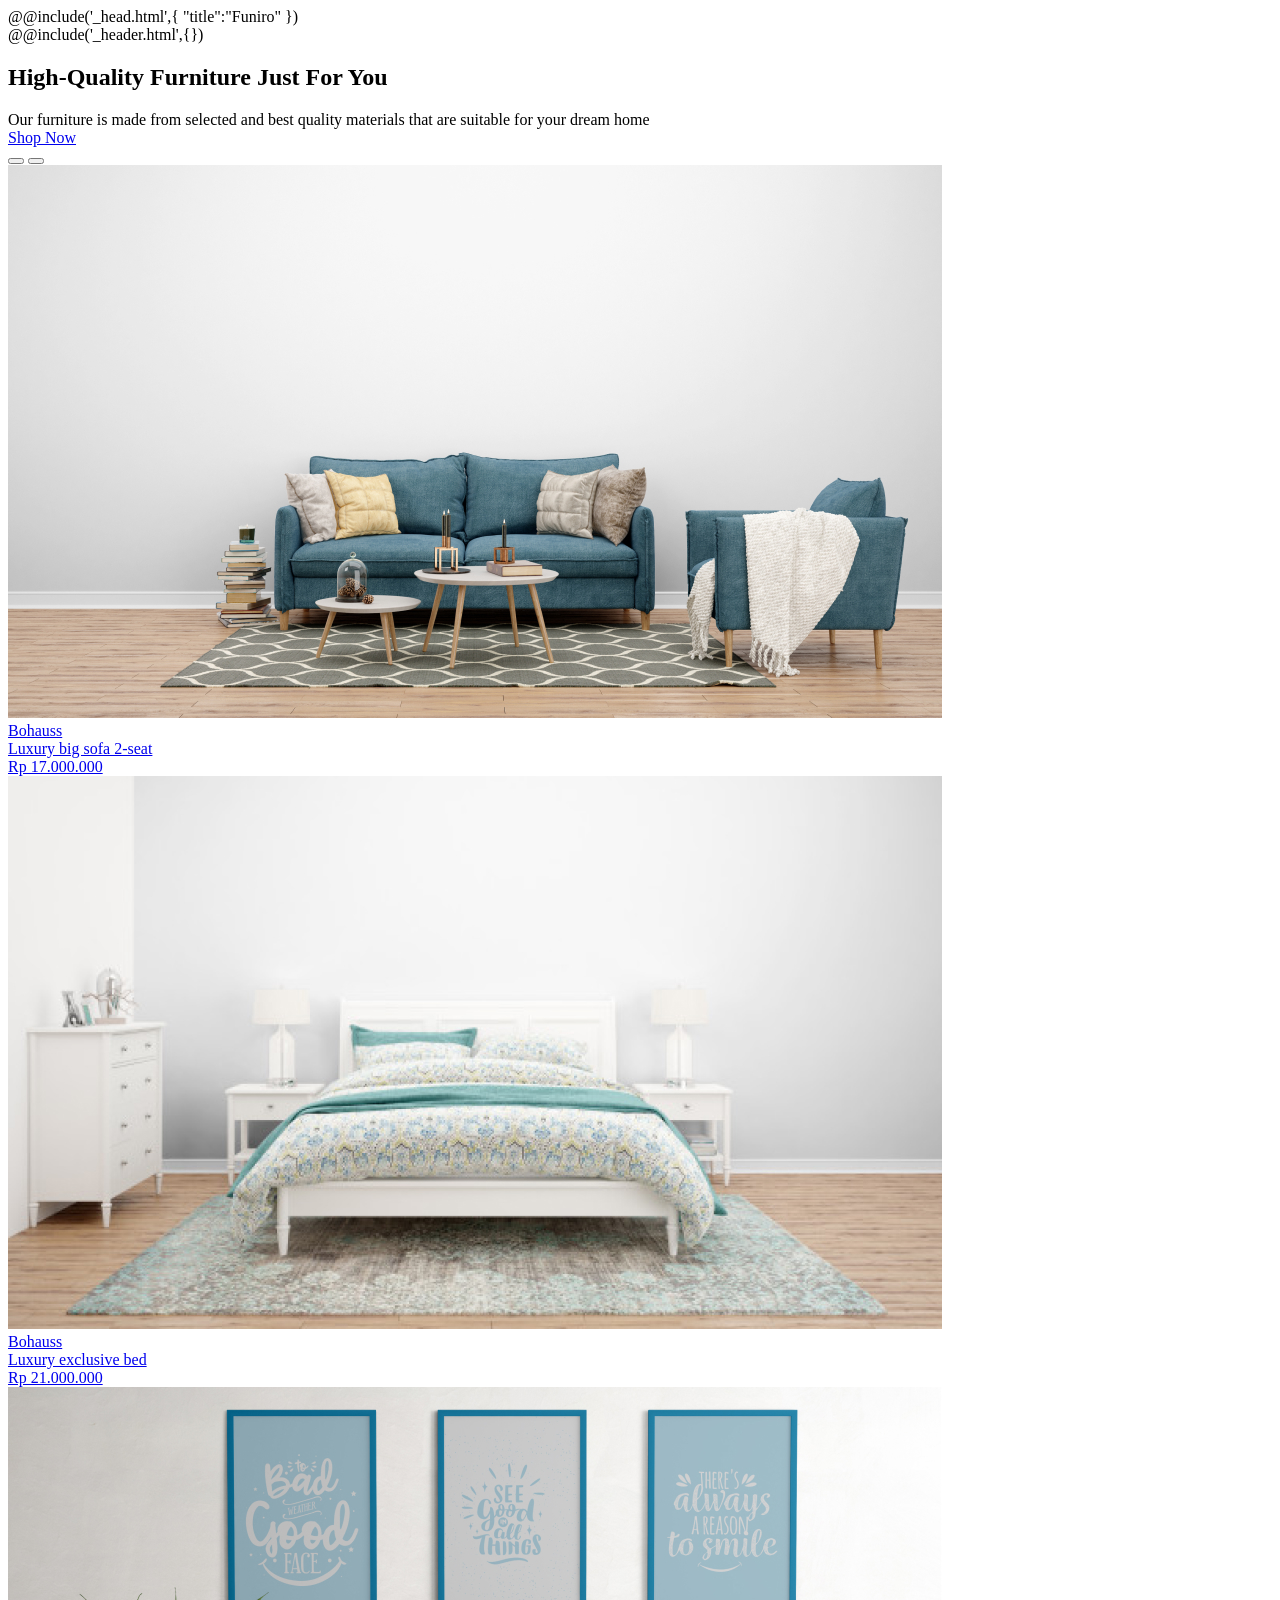
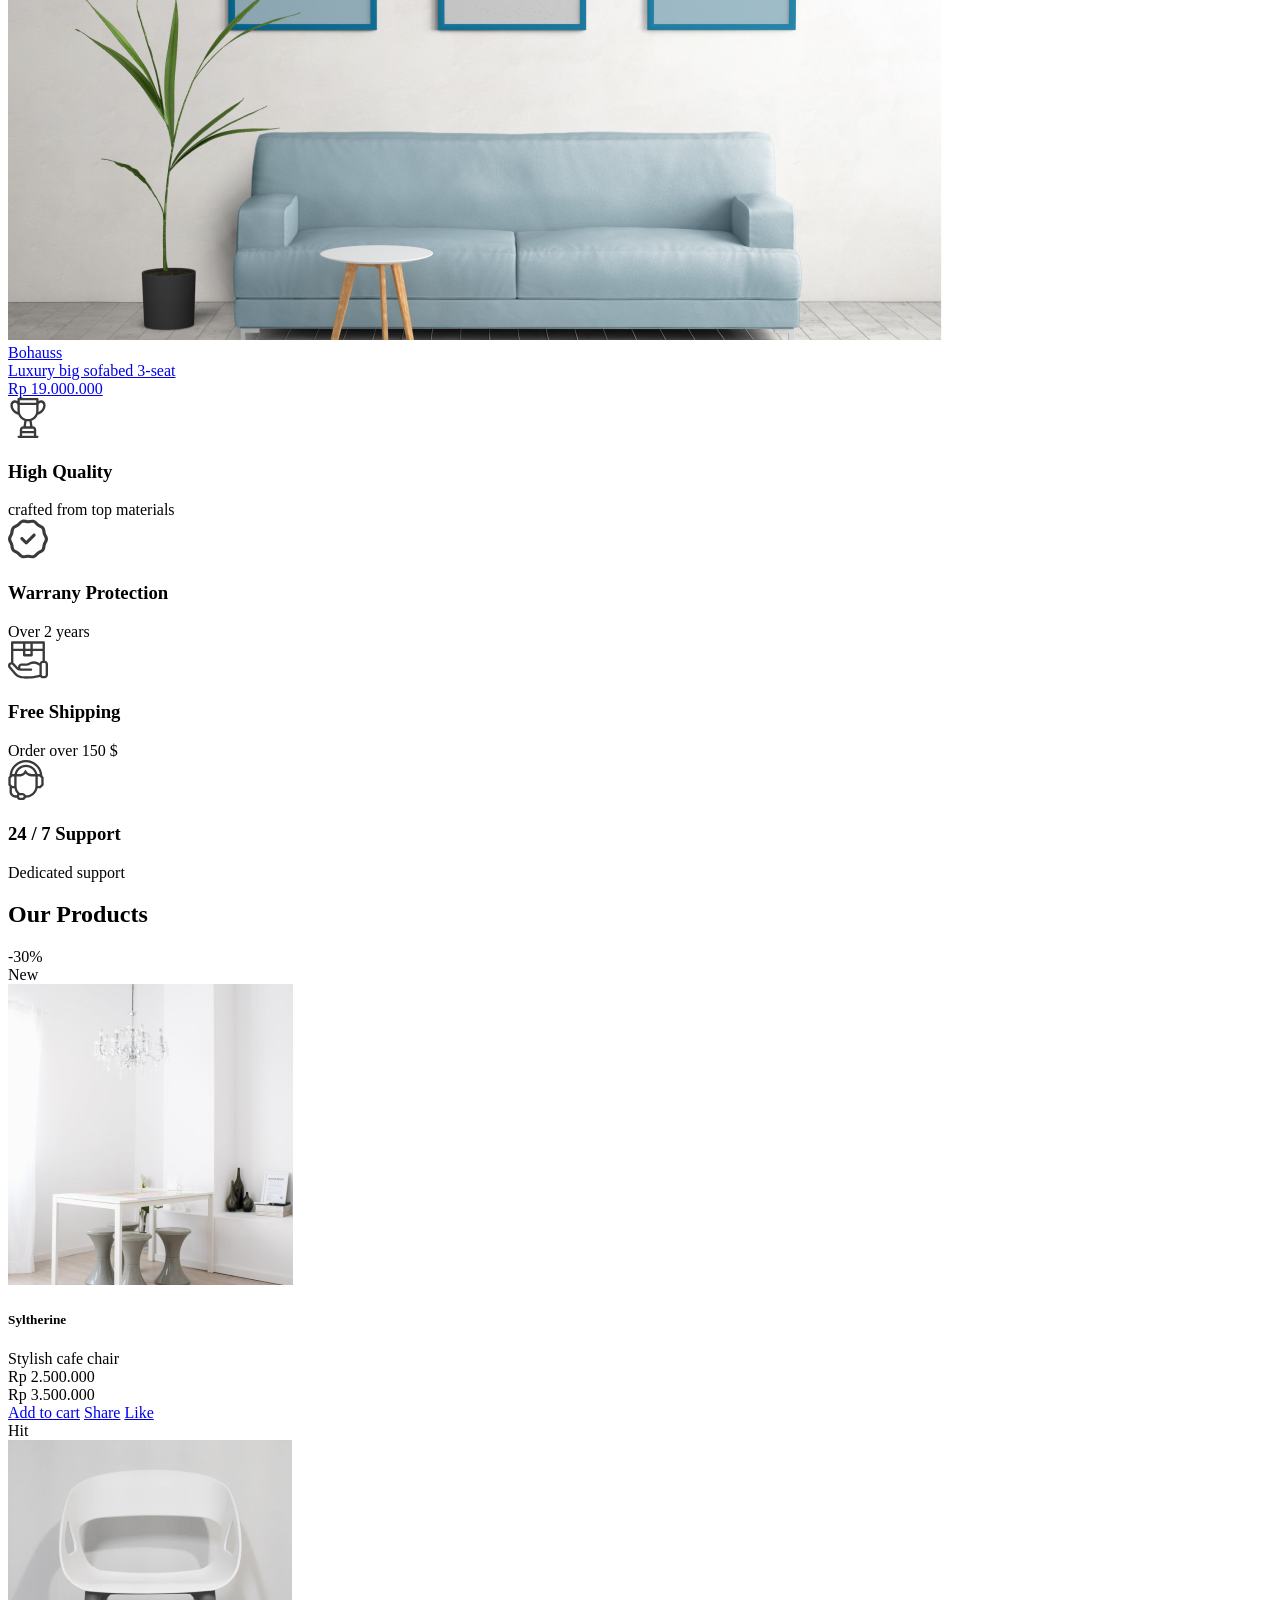
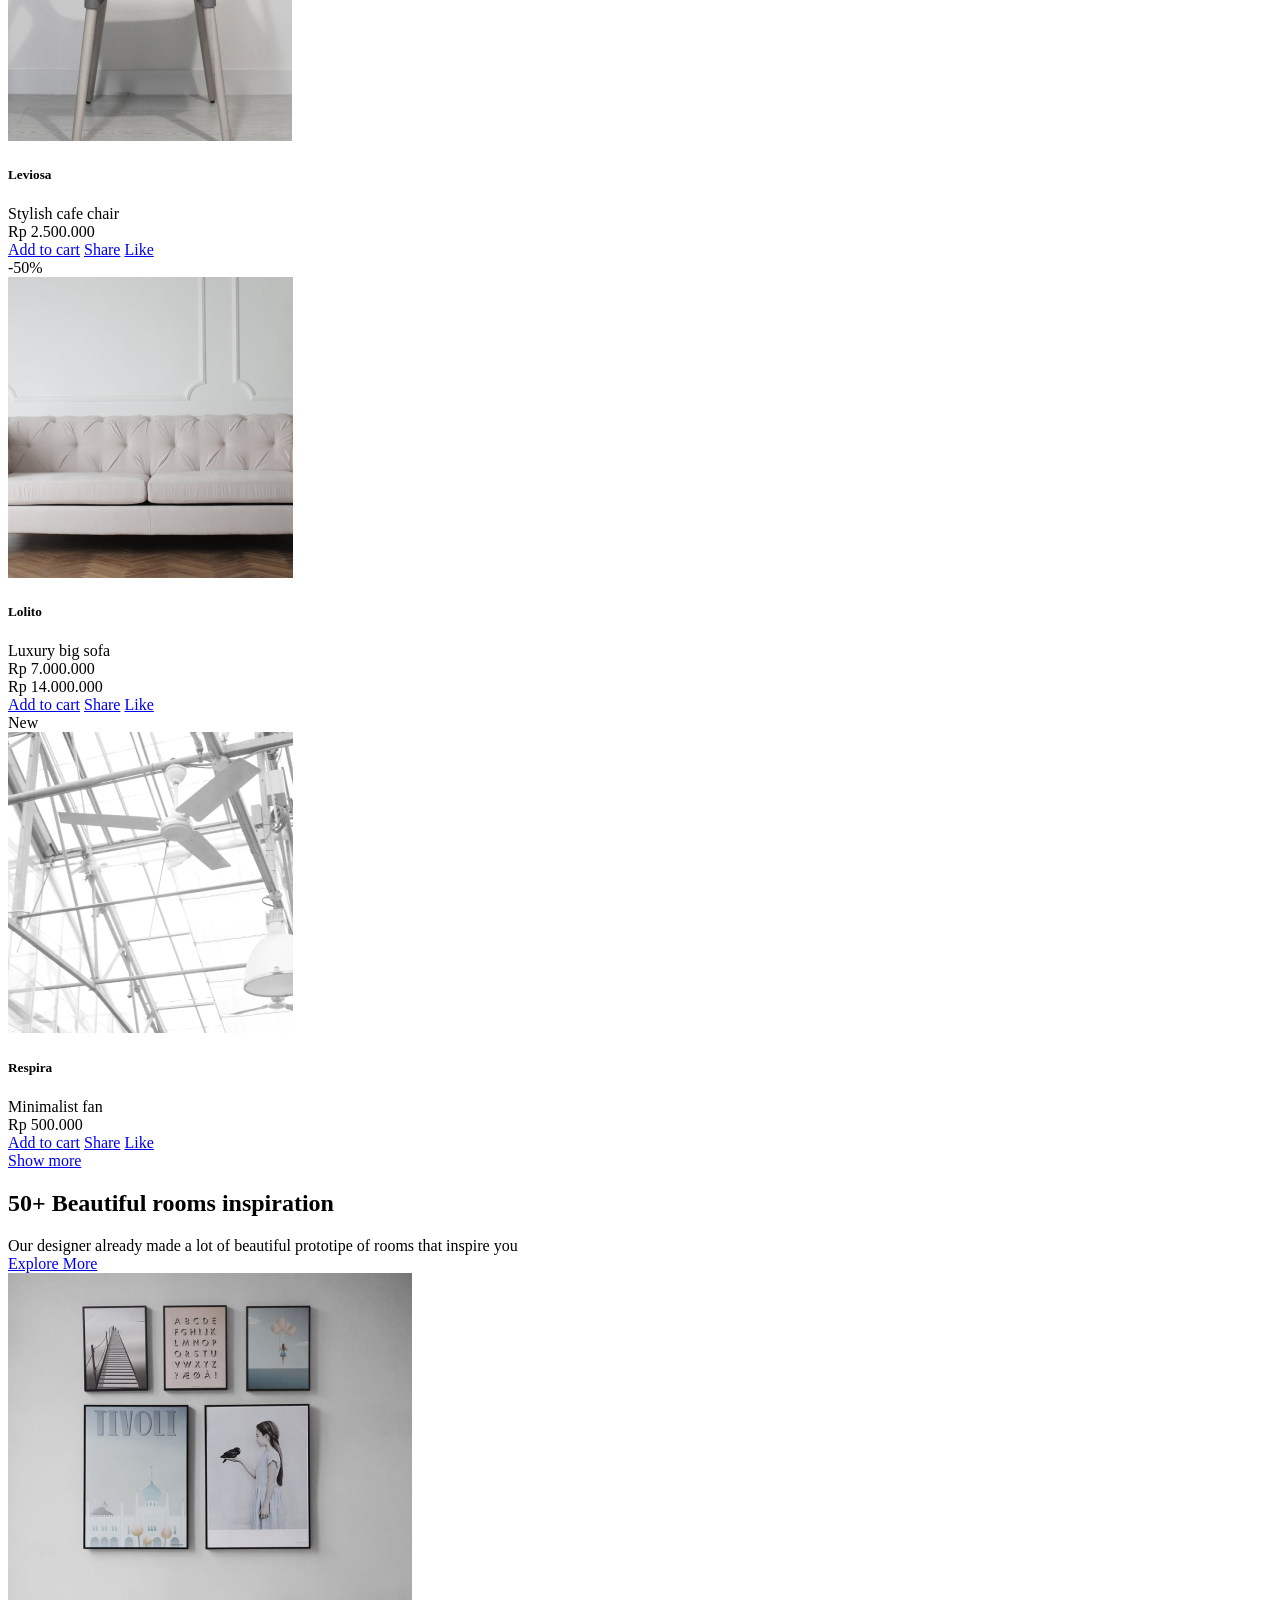
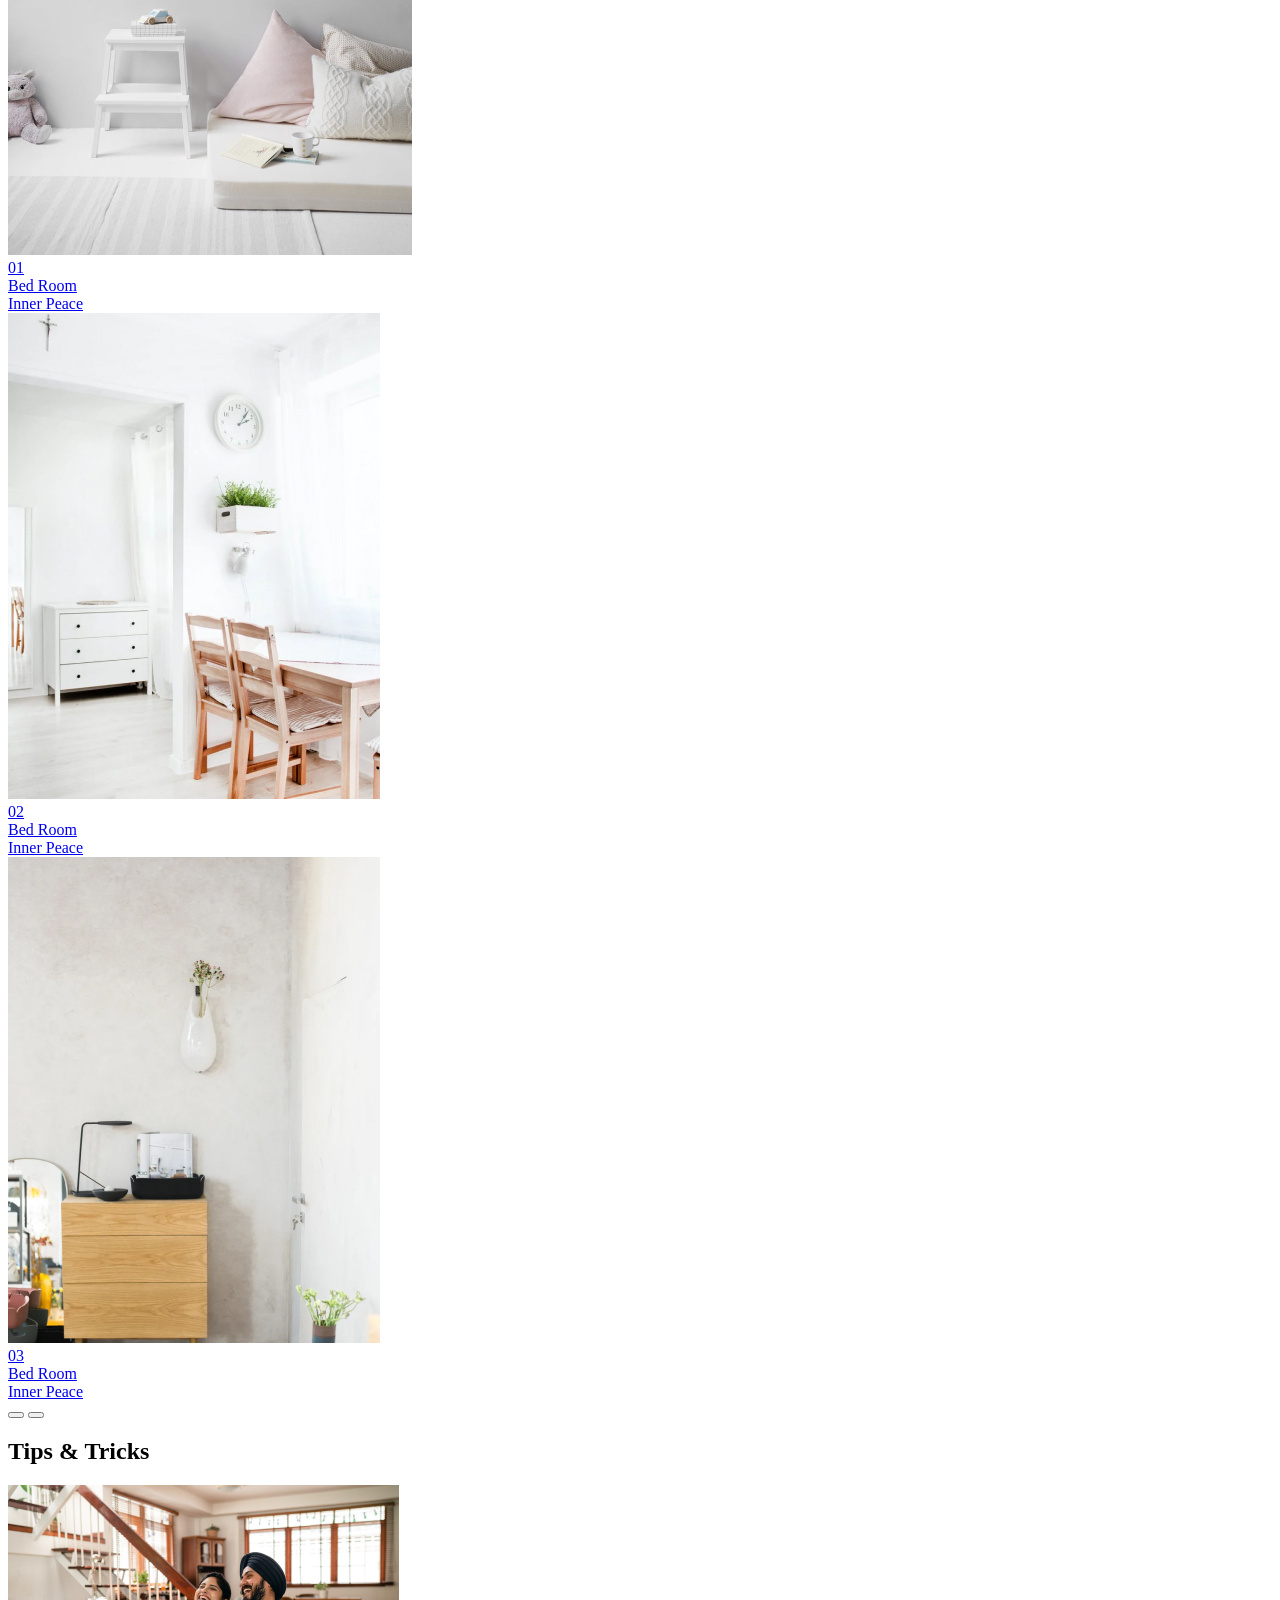
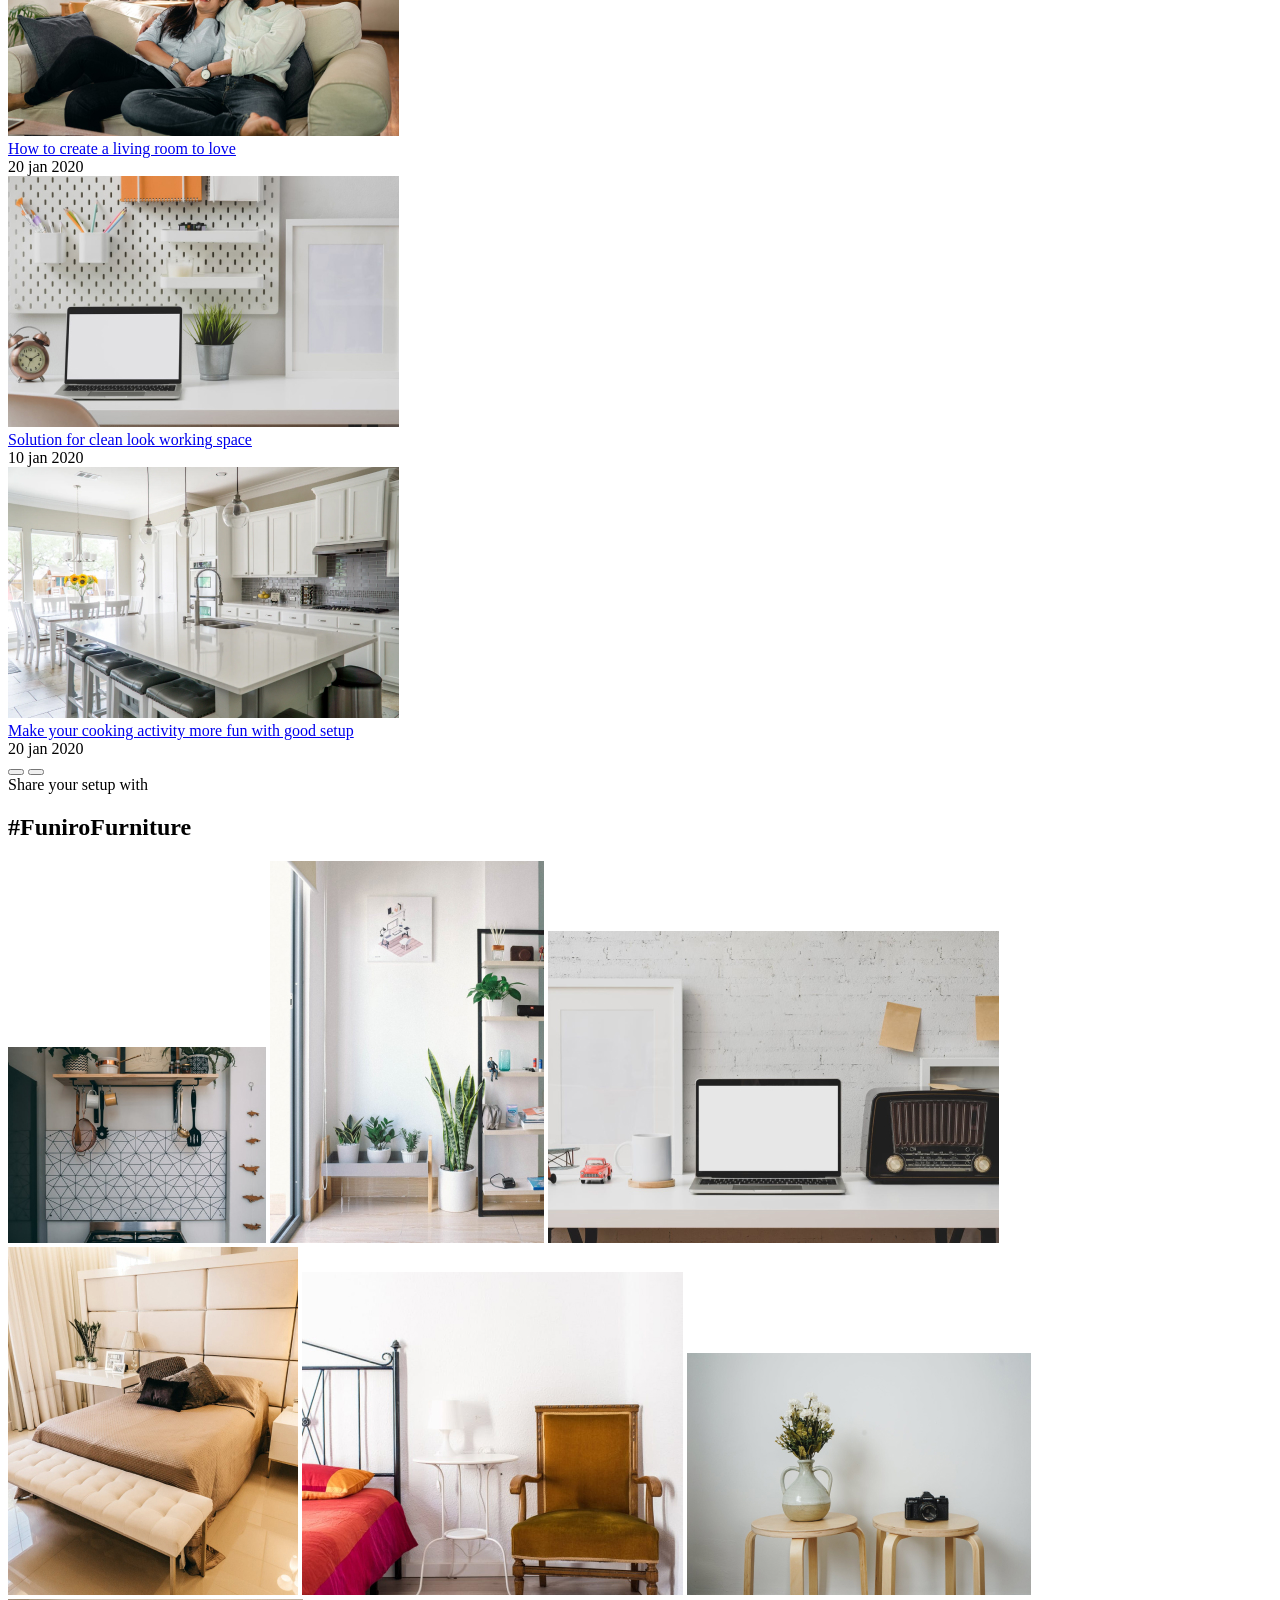
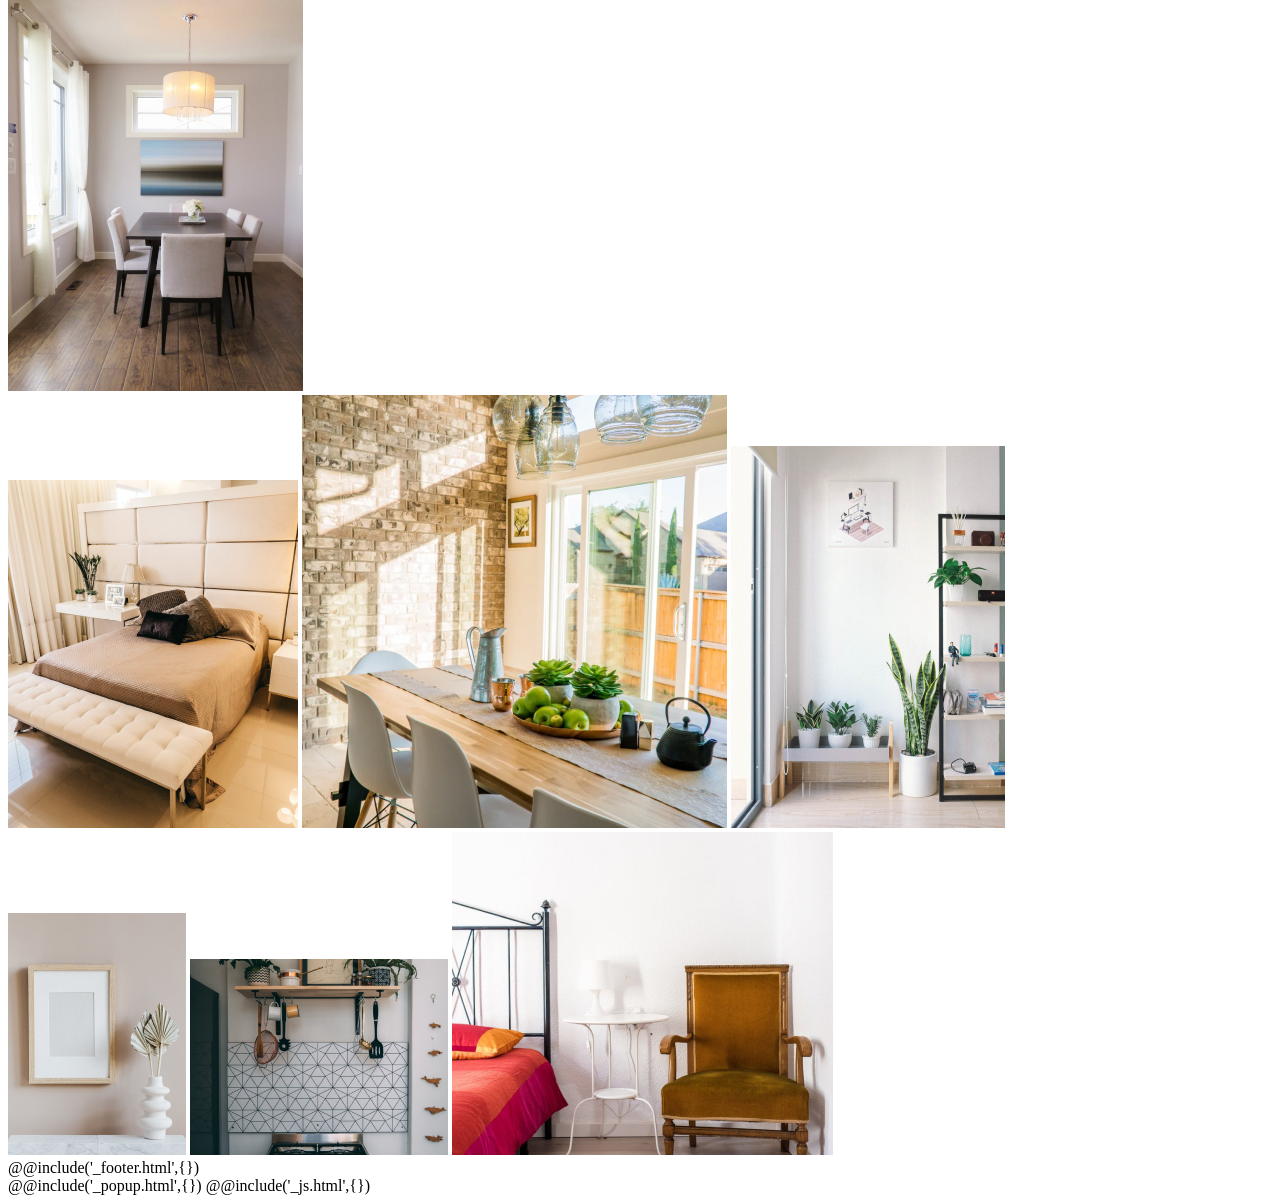
<file: furnutire-shop/Funiro-master/#src/index.html>
<!DOCTYPE html>
<html lang="en">
	@@include('_head.html',{
	"title":"Funiro"
	})
	<body>
		<div class="wrapper">
			@@include('_header.html',{})
			<main class="page">
				<section class="page__main-slider main-slider">
					<div class='main-slider__container _container'>
						<div class="main-slider__body">
							<div class="main-slider__content content-main">
								<h1 class="content-main__title">High-Quality
									Furniture Just
									For You</h1>
								<div class="content-main__text">Our furniture is made from selected and best quality materials that are suitable for your dream home</div>
								<a href="#" data-da="main-slider__body,991.98" class="content-main__button btn">Shop Now</a>
							</div>
							<div class="main-slider__slider slider-main">
								<div class="slider-main__controls controls-slider-main">
									<div class="controls-slider-main__dotts"></div>
									<div class="controls-slider-main__arrows slider-arrows">
										<button class="slider-arrow slider-arrow__prev _icon-arrow-down"></button>
										<button class="slider-arrow slider-arrow__next _icon-arrow-down"></button>
									</div>
								</div>
								<div class="slider-main__body _swiper">
									<div class="slider-main__slide">
										<div class="slider-main__image _ibg">
											<img src="./img/main-slider/01.jpg" alt="Slide image">
										</div>
										<a href="#" data-swiper-parallax-opacity='0' data-swiper-parallax-x='-100%' class="slider-main__content">
											<div class="slider-main__title">Bohauss</div>
											<div class="slider-main__text">Luxury big sofa 2-seat</div>
											<div class="slider-main__price _icon-arrow-link">Rp 17.000.000</div>
										</a>
									</div>
									<div class="slider-main__slide">
										<div class="slider-main__image _ibg">
											<img src="./img/main-slider/02.jpg" alt="Slide image">
										</div>
										<a href="#" data-swiper-parallax-opacity='0' data-swiper-parallax-x='-100%' class="slider-main__content">
											<div class="slider-main__title">Bohauss</div>
											<div class="slider-main__text">Luxury exclusive bed</div>
											<div class="slider-main__price _icon-arrow-link">Rp 21.000.000</div>
										</a>
									</div>
									<div class="slider-main__slide">
										<div class="slider-main__image _ibg">
											<img src="./img/main-slider/03.jpg" alt="Slide image">
										</div>
										<a href="#" data-swiper-parallax-opacity='0' data-swiper-parallax-x='-100%' class="slider-main__content">
											<div class="slider-main__title">Bohauss</div>
											<div class="slider-main__text">Luxury big sofabed 3-seat</div>
											<div class="slider-main__price _icon-arrow-link">Rp 19.000.000</div>
										</a>
									</div>
								</div>
							</div>
						</div>
					</div>
				</section>
				<section class="page__advantages advantages">
					<div class='advantages__container _container'>
						<div class="advantages__item">
							<div class="advantages__icon">
								<img src="./img/advantages/01.svg" alt="advantage">
							</div>
							<h3 class="advantages__title">High Quality</h3>
							<div class="advantages__text">crafted from top materials</div>
						</div>
						<div class="advantages__item">
							<div class="advantages__icon">
								<img src="./img/advantages/02.svg" alt="advantage">
							</div>
							<h3 class="advantages__title">Warrany Protection</h3>
							<div class="advantages__text">Over 2 years</div>
						</div>
						<div class="advantages__item">
							<div class="advantages__icon">
								<img src="./img/advantages/03.svg" alt="advantage">
							</div>
							<h3 class="advantages__title">Free Shipping</h3>
							<div class="advantages__text">Order over 150 $</div>
						</div>
						<div class="advantages__item">
							<div class="advantages__icon">
								<img src="./img/advantages/04.svg" alt="advantage">
							</div>
							<h3 class="advantages__title">24 / 7 Support</h3>
							<div class="advantages__text">Dedicated support</div>
						</div>
					</div>
				</section>
				<section class="page__products products">
					<div class='products__container _container'>
						<h2 class="products__title _title">Our Products</h2>
						<div class="products__items">
							<article data-pid='1' class="products__item item-product">
								<div class="item-product__labels">
									<div class="item-product__label item-product__label_sale">-30%</div>
									<div class="item-product__label item-product__label_new">New</div>
								</div>
								<a href="#" class="item-product__image _ibg">
									<img src="./img/products/01.jpg" alt="product">
								</a>
								<div class="item-product__body">
									<div class="item-product__content">
										<h5 class="item-product__title">Syltherine</h5>
										<div class="item-product__text">Stylish cafe chair</div>
									</div>
									<div class="item-product__prices">
										<div class="item-product__price">Rp 2.500.000</div>
										<div class="item-product__price item-product__price_old">Rp 3.500.000</div>
									</div>
									<div class="item-product__actions actions-product">
										<div class="actions-product__body">
											<a href="#" class="actions-product__button btn btn_white">Add to cart</a>
											<a href="#" class="actions-product__link _icon-share">Share</a>
											<a href="#" class="actions-product__link _icon-favorite">Like</a>
										</div>
									</div>
								</div>
							</article>
							<article data-pid='2' class="products__item item-product">
								<div class="item-product__labels">
									<div class="item-product__label item-product__label_hit">Hit</div>
								</div>
								<a href="#" class="item-product__image _ibg">
									<img src="./img/products/02.jpg" alt="product">
								</a>
								<div class="item-product__body">
									<div class="item-product__content">
										<h5 class="item-product__title">Leviosa</h5>
										<div class="item-product__text">Stylish cafe chair</div>
									</div>
									<div class="item-product__prices">
										<div class="item-product__price">Rp 2.500.000</div>
									</div>
									<div class="item-product__actions actions-product">
										<div class="actions-product__body">
											<a href="#" class="actions-product__button btn btn_white">Add to cart</a>
											<a href="#" class="actions-product__link _icon-share">Share</a>
											<a href="#" class="actions-product__link _icon-favorite">Like</a>
										</div>
									</div>
								</div>
							</article>
							<article data-pid='3' class="products__item item-product">
								<div class="item-product__labels">
									<div class="item-product__label item-product__label_sale">-50%</div>
								</div>
								<a href="#" class="item-product__image _ibg">
									<img src="./img/products/03.jpg" alt="product">
								</a>
								<div class="item-product__body">
									<div class="item-product__content">
										<h5 class="item-product__title">Lolito</h5>
										<div class="item-product__text">Luxury big sofa</div>
									</div>
									<div class="item-product__prices">
										<div class="item-product__price">Rp 7.000.000</div>
										<div class="item-product__price item-product__price_old">Rp 14.000.000</div>
									</div>
									<div class="item-product__actions actions-product">
										<div class="actions-product__body">
											<a href="#" class="actions-product__button btn btn_white">Add to cart</a>
											<a href="#" class="actions-product__link _icon-share">Share</a>
											<a href="#" class="actions-product__link _icon-favorite">Like</a>
										</div>
									</div>
								</div>
							</article>
							<article data-pid='4' class="products__item item-product">
								<div class="item-product__labels">
									<div class="item-product__label item-product__label_new">New</div>
								</div>
								<a href="#" class="item-product__image _ibg">
									<img src="./img/products/04.jpg" alt="product">
								</a>
								<div class="item-product__body">
									<div class="item-product__content">
										<h5 class="item-product__title">Respira</h5>
										<div class="item-product__text">Minimalist fan</div>
									</div>
									<div class="item-product__prices">
										<div class="item-product__price">Rp 500.000</div>
									</div>
									<div class="item-product__actions actions-product">
										<div class="actions-product__body">
											<a href="#" class="actions-product__button btn btn_white">Add to cart</a>
											<a href="#" class="actions-product__link _icon-share">Share</a>
											<a href="#" class="actions-product__link _icon-favorite">Like</a>
										</div>
									</div>
								</div>
							</article>
						</div>
						<div class="products__footer">
							<a href="#" class="products__more btn btn_white">Show more</a>
						</div>
					</div>
				</section>
				<section class="page__rooms rooms">
					<div class='rooms__container _container'>
						<div class="rooms__body">
							<h2 class="rooms__title _title">50+ Beautiful rooms 
								inspiration</h2>
							<div class="rooms__text">Our designer already made a lot of beautiful prototipe of rooms that inspire you</div>
							<a href="#" class="rooms__button btn">Explore More</a>
						</div>
						<div class="rooms__slider slider-rooms">
							<div class="slider-rooms__body _swiper">
								<div class="slider-rooms__slide">
									<div class="slider-rooms__image _ibg">
										<img src="./img/rooms/01.jpg" alt="room">
									</div>
									<a href="#" data-swiper-parallax-opacity="0" data-swiper-parallax-y="-100%" class="slider-rooms__content _icon-arrow-link">
										<div class="slider-rooms__label label-slider">
											<div class="label-slider__number">01</div>
											<div class="label-slider__line"></div>
											<div class="label-slider__text">Bed Room</div>
										</div>
										<div class="slider-rooms__title">Inner Peace</div>
									</a>
								</div>
									<div class="slider-rooms__slide">
									<div class="slider-rooms__image _ibg">
										<img src="./img/rooms/02.jpg" alt="room">
									</div>
									<a href="#" data-swiper-parallax-opacity="0" data-swiper-parallax-y="-100%" class="slider-rooms__content _icon-arrow-link">
										<div class="slider-rooms__label label-slider">
											<div class="label-slider__number">02</div>
											<div class="label-slider__line"></div>
											<div class="label-slider__text">Bed Room</div>
										</div>
										<div class="slider-rooms__title">Inner Peace</div>
									</a>
								</div>
								<div class="slider-rooms__slide">
									<div class="slider-rooms__image _ibg">
										<img src="./img/rooms/03.jpg" alt="room">
									</div>
									<a href="#" data-swiper-parallax-opacity="0" data-swiper-parallax-y="-100%" class="slider-rooms__content _icon-arrow-link">
										<div class="slider-rooms__label label-slider">
											<div class="label-slider__number">03</div>
											<div class="label-slider__line"></div>
											<div class="label-slider__text">Bed Room</div>
										</div>
										<div class="slider-rooms__title">Inner Peace</div>
									</a>
								</div>
							</div>
							<div class="slider-rooms__arrows slider-arrows">
								<button class="slider-arrow slider-arrow_white slider-arrow__prev _icon-arrow-down"></button>
								<button class="slider-arrow slider-arrow_white slider-arrow__next _icon-arrow-down"></button>
							</div>
							<div class="slider-rooms__dotts"></div>
						</div>
					</div>
				</section>
				<section class="page__tips tips">
					<div class='tips__container _container'>
						<h2 class="tips__title _title">Tips & Tricks</h2>
						<div class="tips__slider slider-tips">
							<div class="slider-tips__body _swiper">
								<div class="slider-tips__slide">
									<a href="#" class="slider-tips__image _ibg">
										<img src="./img/tips/01.jpg" alt="tip">
									</a>
									<div class="slider-tips__content">
										<a href="#" class="slider-tips__title">How to create a living 
											room to love</a>
										<div class="slider-tips__text">20 jan 2020</div>
									</div>
								</div>
								<div class="slider-tips__slide">
									<a href="#" class="slider-tips__image _ibg">
										<img src="./img/tips/02.jpg" alt="tip">
									</a>
									<div class="slider-tips__content">
										<a href="#" class="slider-tips__title">Solution for clean look working
											space</a>
										<div class="slider-tips__text">10 jan 2020</div>
									</div>
								</div>
								<div class="slider-tips__slide">
									<a href="#" class="slider-tips__image _ibg">
										<img src="./img/tips/03.jpg" alt="tip">
									</a>
									<div class="slider-tips__content">
										<a href="#" class="slider-tips__title">Make your cooking activity 
											more fun with good setup</a>
										<div class="slider-tips__text">20 jan 2020</div>
									</div>
								</div>
							</div>
							<div class="slider-tips__dotts"></div>
							<div class="slider-tips__arrows slider-arrows">
								<button class="slider-arrow slider-arrow_white slider-arrow__prev _icon-arrow-down"></button>
								<button class="slider-arrow slider-arrow_white slider-arrow__next _icon-arrow-down"></button>
							</div>
						</div>
					</div>
				</section>
				<section class="page__furniture furniture">
					<div class='furniture__container'>
						<div class="furniture__label">Share your setup with</div>
						<h2 class="furniture__title _title">#FuniroFurniture</h2>
						<div data-speed="0.01" class="furniture__body">
							<div class="furniture__items _gallery">
								<div class="furniture__column">
									<div class="furniture__row row-furniture row-furniture_left-top">
										<a href="img/furniture/09.jpg" class="row-furniture__item"><img src="./img/furniture/09.jpg" alt="furniture"></a>
										<a href="img/furniture/01.jpg" class="row-furniture__item"><img src="./img/furniture/01.jpg" alt="furniture"></a>
										<a href="img/furniture/02.jpg" class="row-furniture__item"><img src="./img/furniture/02.jpg" alt="furniture"></a>
									</div>
									<div class="furniture__row row-furniture row-furniture_left-bottom">
										<a href="img/furniture/04.jpg" class="row-furniture__item"><img src="./img/furniture/04.jpg" alt="furniture"></a>
										<a href="img/furniture/06.jpg" class="row-furniture__item"><img src="./img/furniture/06.jpg" alt="furniture"></a>
										<a href="img/furniture/07.jpg" class="row-furniture__item"><img src="./img/furniture/07.jpg" alt="furniture"></a>
									</div>
								</div>
								<div class="furniture__column">
									<div class="furniture__row row-furniture row-furniture_center">
										<a href="img/furniture/03.jpg" class="row-furniture__item"><img src="./img/furniture/03.jpg" alt="furniture"></a>
									</div>
								</div>
								<div class="furniture__column">
									<div class="furniture__row row-furniture row-furniture_right-top">
										<a href="img/furniture/04.jpg" class="row-furniture__item"><img src="./img/furniture/04.jpg" alt="furniture"></a>
										<a href="img/furniture/05.jpg" class="row-furniture__item"><img src="./img/furniture/05.jpg" alt="furniture"></a>
										<a href="img/furniture/01.jpg" class="row-furniture__item"><img src="./img/furniture/01.jpg" alt="furniture"></a>
									</div>
									<div class="furniture__row row-furniture row-furniture_right-bottom">
										<a href="img/furniture/08.jpg" class="row-furniture__item"><img src="./img/furniture/08.jpg" alt="furniture"></a>
										<a href="img/furniture/09.jpg" class="row-furniture__item"><img src="./img/furniture/09.jpg" alt="furniture"></a>
										<a href="img/furniture/06.jpg" class="row-furniture__item"><img src="./img/furniture/06.jpg" alt="furniture"></a>
									</div>
								</div>
							</div>
						</div>
					</div>
				</section>
			</main>
			@@include('_footer.html',{})
		</div>
		@@include('_popup.html',{})
		@@include('_js.html',{})
	</body>
</html>
</file>
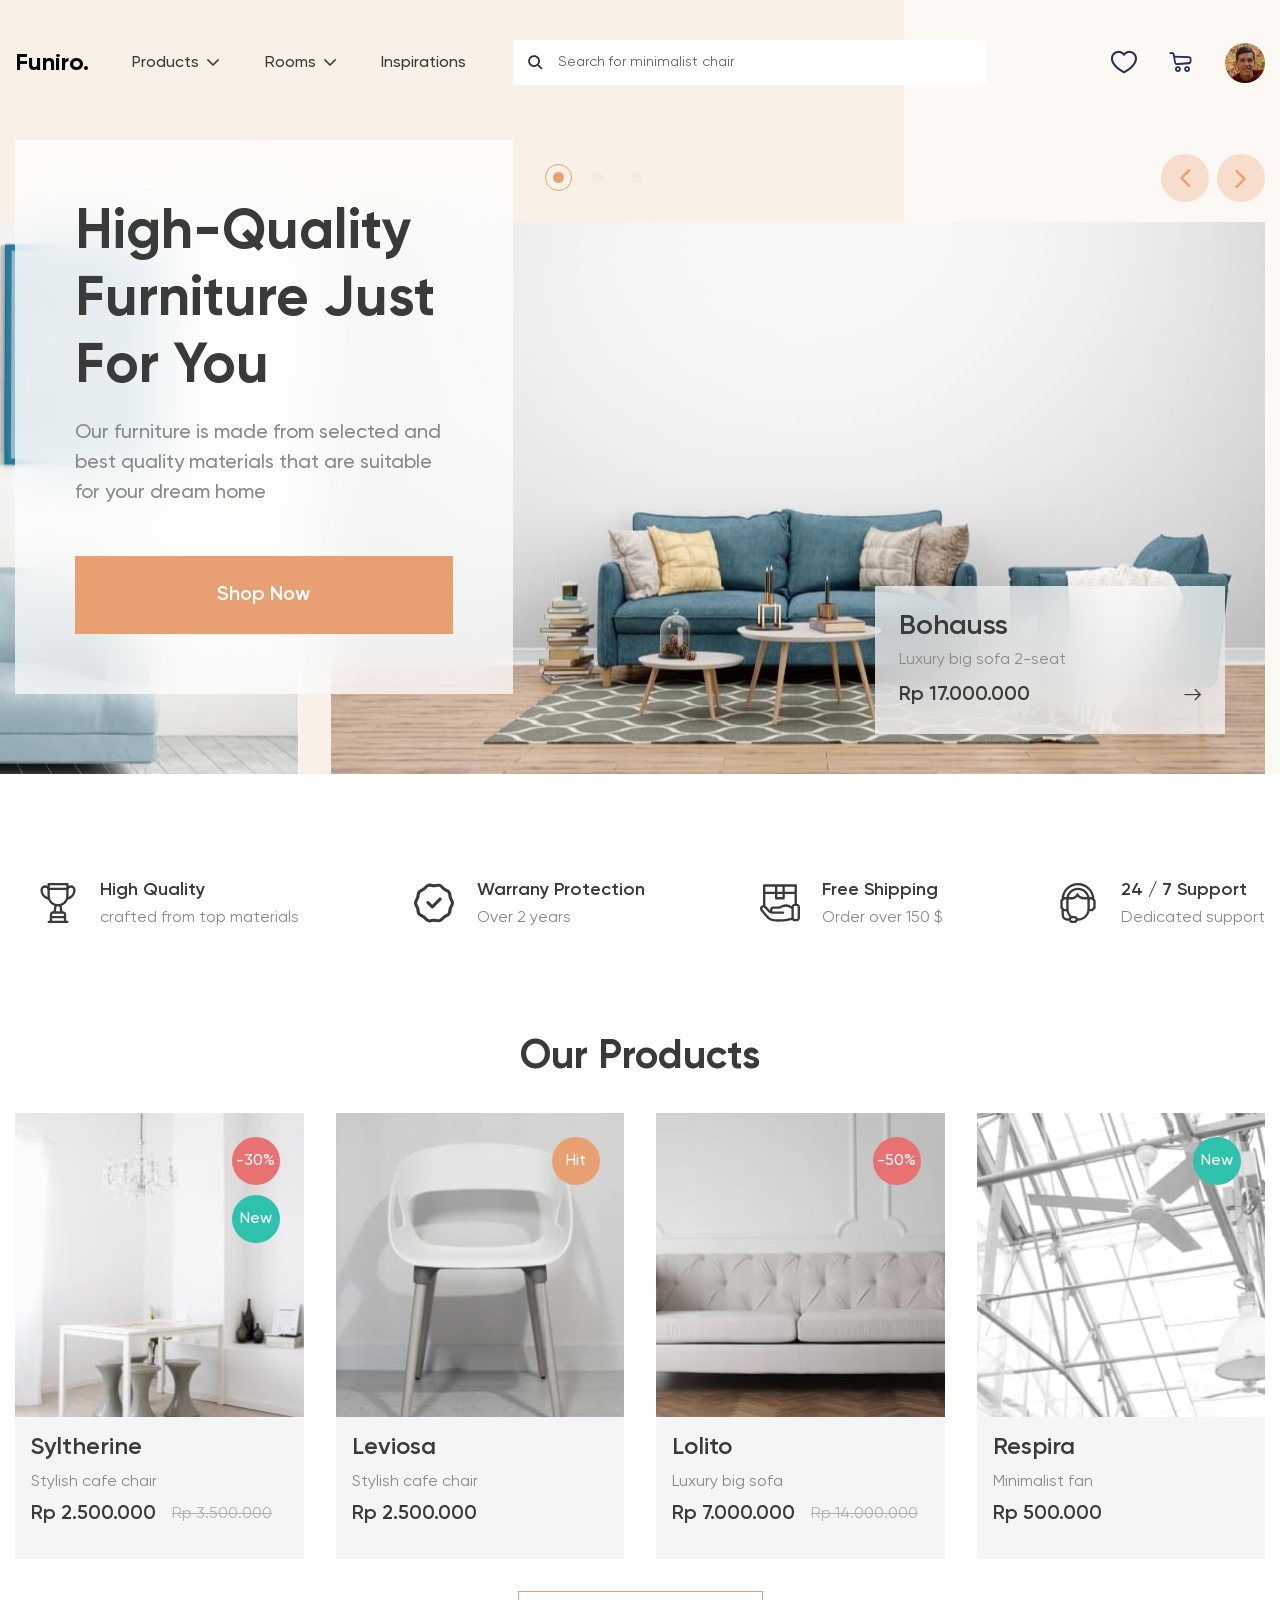
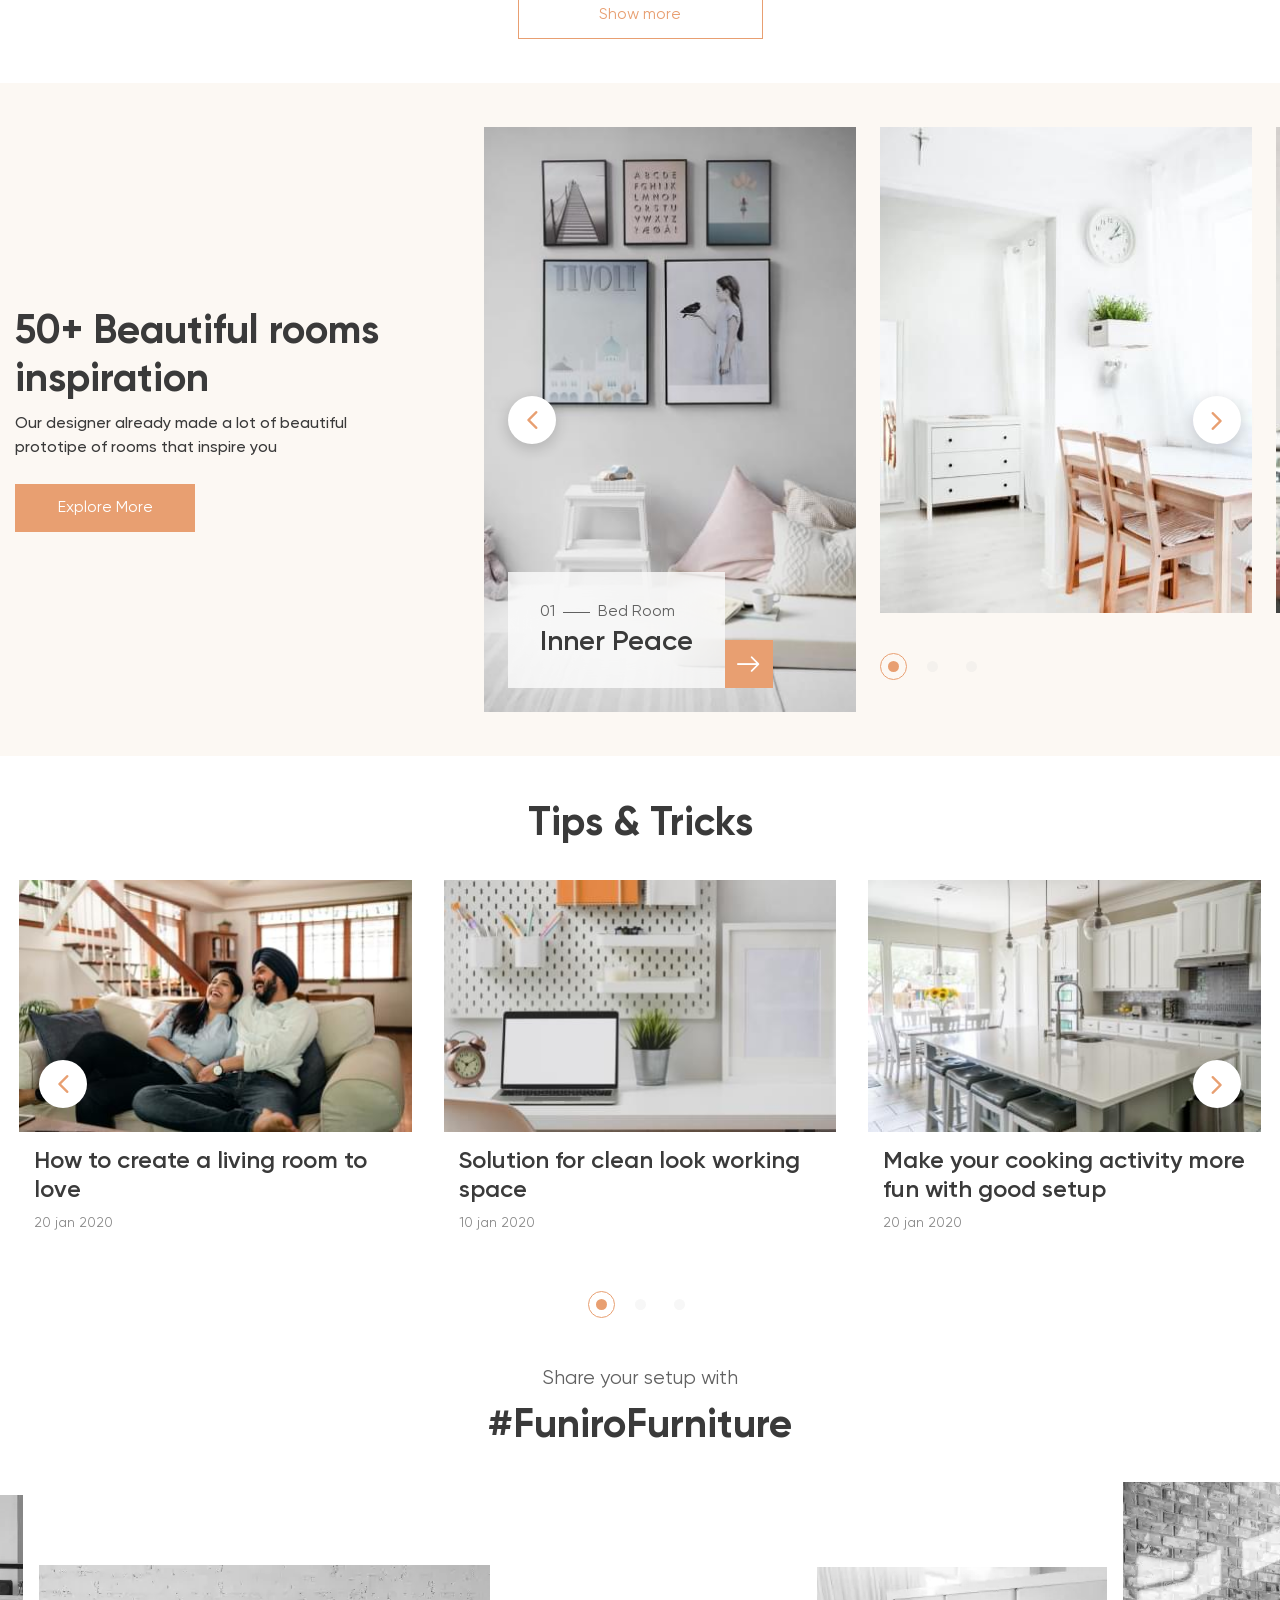
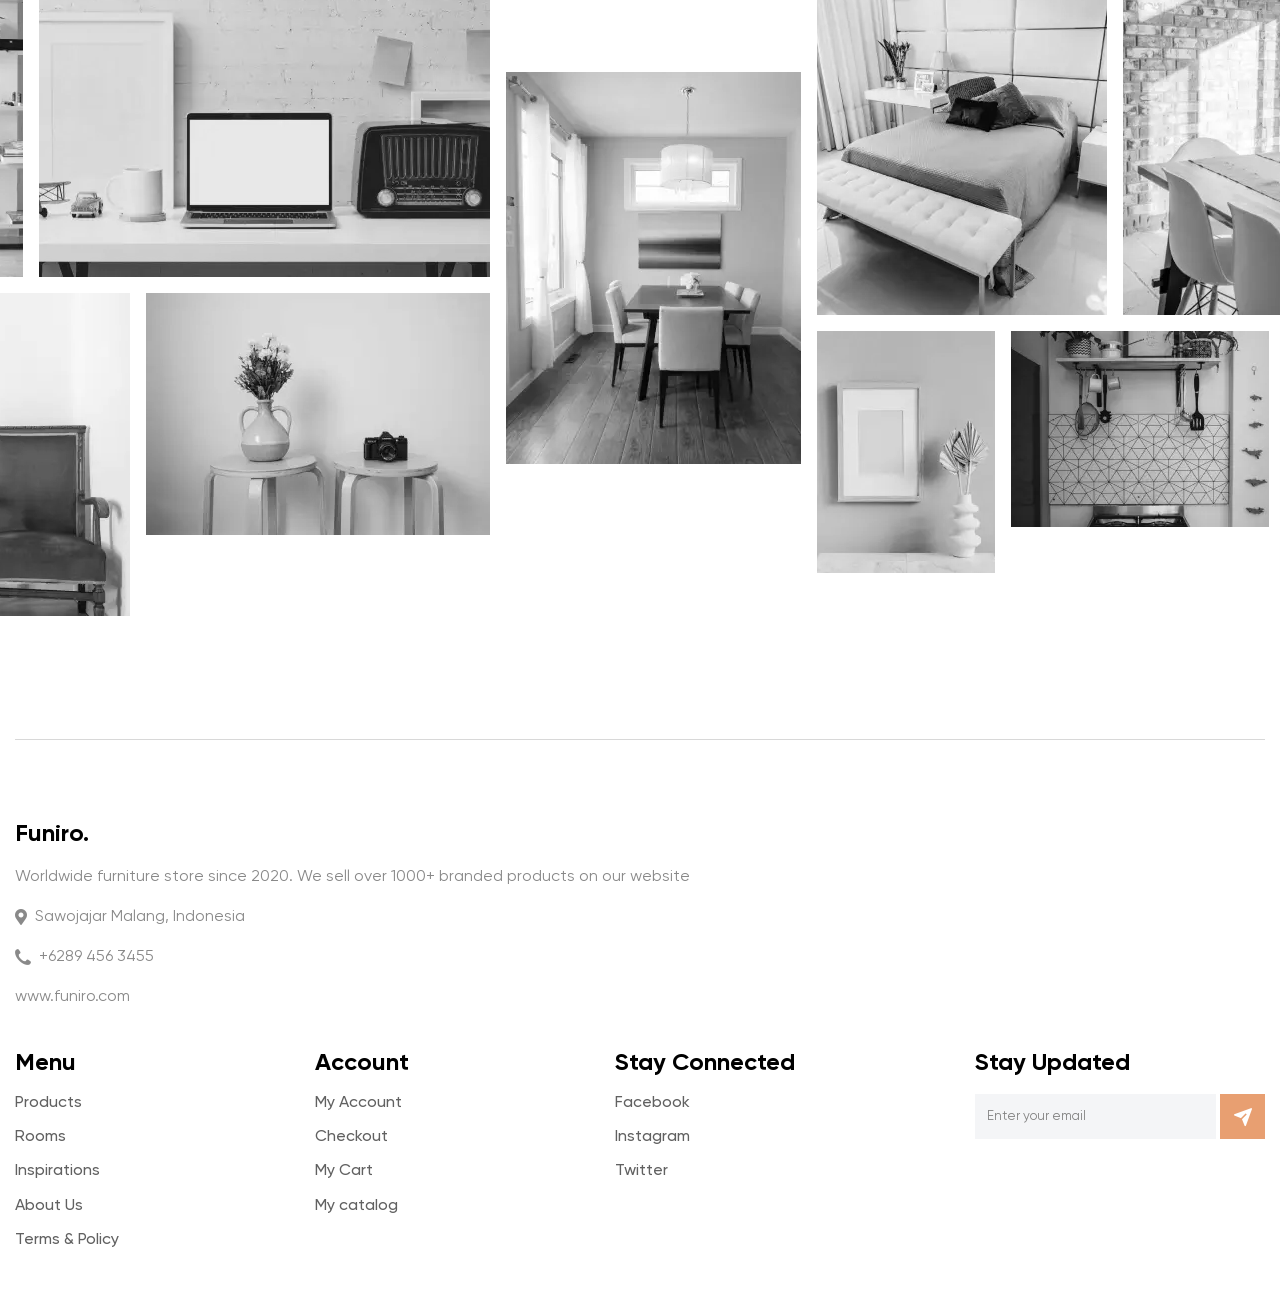
<file: furnutire-shop/Funiro-master/Funiro-master/index.html>
<!DOCTYPE html><html lang="en">	 <head>	<title>Funiro</title>	<meta charset="UTF-8">	<meta name="format-detection" content="telephone=no">	<link rel="stylesheet" href="css/style.min.css">	<link rel="shortcut icon" href="favicon.ico">	<!-- <meta name="robots" content="noindex, nofollow"> -->	<meta name="viewport" content="width=device-width, initial-scale=1.0, maximum-scale=1.0, user-scalable=0">	<!-- <meta name="viewport" content="width=device-width, initial-scale=1.0"> --></head>	<body>		<div class="wrapper">			<header class="header">	<div class="header__wrapper">		<div class="header__content _container">			<div class="header__body">				<div class="header__main">					<a href="/" class="header__logo">Funiro.</a>					<div class="header__menu menu">						<nav class='menu__body'>							<ul class='menu__list _spollers'>								<li class='menu__item'>									<a href='#' class='menu__link'>Products</a>									<button class='menu__arrow _icon-arrow-down _spoller _spoller-768'></button>									<ul class="menu__sub-list">										<li class='menu__sub-item'>											<a href='#' class='menu__sub-link'>Product #1</a>										</li>										<li class='menu__sub-item'>											<a href='#' class='menu__sub-link'>Product #2</a>										</li>										<li class='menu__sub-item'>											<a href='#' class='menu__sub-link'>Product #3</a>										</li>										<li class='menu__sub-item'>											<a href='#' class='menu__sub-link'>Product #4</a>										</li>									</ul>								</li>								<li class='menu__item'>									<a href='#' class='menu__link'>Rooms</a>									<button class='menu__arrow _icon-arrow-down _spoller _spoller-768'></button>									<ul class="menu__sub-list">										<li class='menu__sub-item'>											<a href='#' class='menu__sub-link'>Room #1</a>										</li>										<li class='menu__sub-item'>											<a href='#' class='menu__sub-link'>Room #2</a>										</li>										<li class='menu__sub-item'>											<a href='#' class='menu__sub-link'>Room #3</a>										</li>									</ul>								</li>								<li class='menu__item'>									<a href='#' class='menu__link'>Inspirations</a>								</li>							</ul>						</nav>					</div>				</div>				<div class="header__search">					<div class="search-form">						<button class="search-form__icon _icon-search"></button>						<form action="#" class="search-form__item">							<button class="search-form__btn _icon-search"></button>							<input autocomplete="off" name='form[]' data-value="Search for minimalist chair" type="text" class="search-form__input _req">						</form>					</div>				</div>				<div class="header__actions actions-header">					<a href="#" class="actions-header__item actions-header__item_favorites _icon-favorite"></a>					<div class="actions-header__item cart-header">						<a href="#" class="cart-header__icon _icon-cart"></a>						<div class="cart-header__body">							<ul class="cart-header__list cart-list"></ul>						</div>					</div>					<a href="#" class="actions-header__item actions-header__item_user _ibg">						<picture><source srcset="./img/avatar.webp" type="image/webp"><img src="./img/avatar.jpg" alt="avatar"></picture>					</a>				</div>				<div class='burger'>					<span></span>					<span></span>					<span></span>				</div>			</div>		</div>	</div></header>			<main class="page">				<section class="page__main-slider main-slider">					<div class='main-slider__container _container'>						<div class="main-slider__body">							<div class="main-slider__content content-main">								<h1 class="content-main__title">High-Quality									Furniture Just									For You</h1>								<div class="content-main__text">Our furniture is made from selected and best quality materials that are suitable for your dream home</div>								<a href="#" data-da="main-slider__body,991.98" class="content-main__button btn">Shop Now</a>							</div>							<div class="main-slider__slider slider-main">								<div class="slider-main__controls controls-slider-main">									<div class="controls-slider-main__dotts"></div>									<div class="controls-slider-main__arrows slider-arrows">										<button class="slider-arrow slider-arrow__prev _icon-arrow-down"></button>										<button class="slider-arrow slider-arrow__next _icon-arrow-down"></button>									</div>								</div>								<div class="slider-main__body _swiper">									<div class="slider-main__slide">										<div class="slider-main__image _ibg">											<picture><source srcset="./img/main-slider/01.webp" type="image/webp"><img src="./img/main-slider/01.jpg" alt="Slide image"></picture>										</div>										<a href="#" data-swiper-parallax-opacity='0' data-swiper-parallax-x='-100%' class="slider-main__content">											<div class="slider-main__title">Bohauss</div>											<div class="slider-main__text">Luxury big sofa 2-seat</div>											<div class="slider-main__price _icon-arrow-link">Rp 17.000.000</div>										</a>									</div>									<div class="slider-main__slide">										<div class="slider-main__image _ibg">											<picture><source srcset="./img/main-slider/02.webp" type="image/webp"><img src="./img/main-slider/02.jpg" alt="Slide image"></picture>										</div>										<a href="#" data-swiper-parallax-opacity='0' data-swiper-parallax-x='-100%' class="slider-main__content">											<div class="slider-main__title">Bohauss</div>											<div class="slider-main__text">Luxury exclusive bed</div>											<div class="slider-main__price _icon-arrow-link">Rp 21.000.000</div>										</a>									</div>									<div class="slider-main__slide">										<div class="slider-main__image _ibg">											<picture><source srcset="./img/main-slider/03.webp" type="image/webp"><img src="./img/main-slider/03.jpg" alt="Slide image"></picture>										</div>										<a href="#" data-swiper-parallax-opacity='0' data-swiper-parallax-x='-100%' class="slider-main__content">											<div class="slider-main__title">Bohauss</div>											<div class="slider-main__text">Luxury big sofabed 3-seat</div>											<div class="slider-main__price _icon-arrow-link">Rp 19.000.000</div>										</a>									</div>								</div>							</div>						</div>					</div>				</section>				<section class="page__advantages advantages">					<div class='advantages__container _container'>						<div class="advantages__item">							<div class="advantages__icon">								<picture><source srcset="./img/advantages/01.svg" type="image/webp"><img src="./img/advantages/01.svg" alt="advantage"></picture>							</div>							<h3 class="advantages__title">High Quality</h3>							<div class="advantages__text">crafted from top materials</div>						</div>						<div class="advantages__item">							<div class="advantages__icon">								<picture><source srcset="./img/advantages/02.svg" type="image/webp"><img src="./img/advantages/02.svg" alt="advantage"></picture>							</div>							<h3 class="advantages__title">Warrany Protection</h3>							<div class="advantages__text">Over 2 years</div>						</div>						<div class="advantages__item">							<div class="advantages__icon">								<picture><source srcset="./img/advantages/03.svg" type="image/webp"><img src="./img/advantages/03.svg" alt="advantage"></picture>							</div>							<h3 class="advantages__title">Free Shipping</h3>							<div class="advantages__text">Order over 150 $</div>						</div>						<div class="advantages__item">							<div class="advantages__icon">								<picture><source srcset="./img/advantages/04.svg" type="image/webp"><img src="./img/advantages/04.svg" alt="advantage"></picture>							</div>							<h3 class="advantages__title">24 / 7 Support</h3>							<div class="advantages__text">Dedicated support</div>						</div>					</div>				</section>				<section class="page__products products">					<div class='products__container _container'>						<h2 class="products__title _title">Our Products</h2>						<div class="products__items">							<article data-pid='1' class="products__item item-product">								<div class="item-product__labels">									<div class="item-product__label item-product__label_sale">-30%</div>									<div class="item-product__label item-product__label_new">New</div>								</div>								<a href="#" class="item-product__image _ibg">									<picture><source srcset="./img/products/01.webp" type="image/webp"><img src="./img/products/01.jpg" alt="product"></picture>								</a>								<div class="item-product__body">									<div class="item-product__content">										<h5 class="item-product__title">Syltherine</h5>										<div class="item-product__text">Stylish cafe chair</div>									</div>									<div class="item-product__prices">										<div class="item-product__price">Rp 2.500.000</div>										<div class="item-product__price item-product__price_old">Rp 3.500.000</div>									</div>									<div class="item-product__actions actions-product">										<div class="actions-product__body">											<a href="#" class="actions-product__button btn btn_white">Add to cart</a>											<a href="#" class="actions-product__link _icon-share">Share</a>											<a href="#" class="actions-product__link _icon-favorite">Like</a>										</div>									</div>								</div>							</article>							<article data-pid='2' class="products__item item-product">								<div class="item-product__labels">									<div class="item-product__label item-product__label_hit">Hit</div>								</div>								<a href="#" class="item-product__image _ibg">									<picture><source srcset="./img/products/02.webp" type="image/webp"><img src="./img/products/02.jpg" alt="product"></picture>								</a>								<div class="item-product__body">									<div class="item-product__content">										<h5 class="item-product__title">Leviosa</h5>										<div class="item-product__text">Stylish cafe chair</div>									</div>									<div class="item-product__prices">										<div class="item-product__price">Rp 2.500.000</div>									</div>									<div class="item-product__actions actions-product">										<div class="actions-product__body">											<a href="#" class="actions-product__button btn btn_white">Add to cart</a>											<a href="#" class="actions-product__link _icon-share">Share</a>											<a href="#" class="actions-product__link _icon-favorite">Like</a>										</div>									</div>								</div>							</article>							<article data-pid='3' class="products__item item-product">								<div class="item-product__labels">									<div class="item-product__label item-product__label_sale">-50%</div>								</div>								<a href="#" class="item-product__image _ibg">									<picture><source srcset="./img/products/03.webp" type="image/webp"><img src="./img/products/03.jpg" alt="product"></picture>								</a>								<div class="item-product__body">									<div class="item-product__content">										<h5 class="item-product__title">Lolito</h5>										<div class="item-product__text">Luxury big sofa</div>									</div>									<div class="item-product__prices">										<div class="item-product__price">Rp 7.000.000</div>										<div class="item-product__price item-product__price_old">Rp 14.000.000</div>									</div>									<div class="item-product__actions actions-product">										<div class="actions-product__body">											<a href="#" class="actions-product__button btn btn_white">Add to cart</a>											<a href="#" class="actions-product__link _icon-share">Share</a>											<a href="#" class="actions-product__link _icon-favorite">Like</a>										</div>									</div>								</div>							</article>							<article data-pid='4' class="products__item item-product">								<div class="item-product__labels">									<div class="item-product__label item-product__label_new">New</div>								</div>								<a href="#" class="item-product__image _ibg">									<picture><source srcset="./img/products/04.webp" type="image/webp"><img src="./img/products/04.jpg" alt="product"></picture>								</a>								<div class="item-product__body">									<div class="item-product__content">										<h5 class="item-product__title">Respira</h5>										<div class="item-product__text">Minimalist fan</div>									</div>									<div class="item-product__prices">										<div class="item-product__price">Rp 500.000</div>									</div>									<div class="item-product__actions actions-product">										<div class="actions-product__body">											<a href="#" class="actions-product__button btn btn_white">Add to cart</a>											<a href="#" class="actions-product__link _icon-share">Share</a>											<a href="#" class="actions-product__link _icon-favorite">Like</a>										</div>									</div>								</div>							</article>						</div>						<div class="products__footer">							<a href="#" class="products__more btn btn_white">Show more</a>						</div>					</div>				</section>				<section class="page__rooms rooms">					<div class='rooms__container _container'>						<div class="rooms__body">							<h2 class="rooms__title _title">50+ Beautiful rooms 								inspiration</h2>							<div class="rooms__text">Our designer already made a lot of beautiful prototipe of rooms that inspire you</div>							<a href="#" class="rooms__button btn">Explore More</a>						</div>						<div class="rooms__slider slider-rooms">							<div class="slider-rooms__body _swiper">								<div class="slider-rooms__slide">									<div class="slider-rooms__image _ibg">										<picture><source srcset="./img/rooms/01.webp" type="image/webp"><img src="./img/rooms/01.jpg" alt="room"></picture>									</div>									<a href="#" data-swiper-parallax-opacity="0" data-swiper-parallax-y="-100%" class="slider-rooms__content _icon-arrow-link">										<div class="slider-rooms__label label-slider">											<div class="label-slider__number">01</div>											<div class="label-slider__line"></div>											<div class="label-slider__text">Bed Room</div>										</div>										<div class="slider-rooms__title">Inner Peace</div>									</a>								</div>									<div class="slider-rooms__slide">									<div class="slider-rooms__image _ibg">										<picture><source srcset="./img/rooms/02.webp" type="image/webp"><img src="./img/rooms/02.jpg" alt="room"></picture>									</div>									<a href="#" data-swiper-parallax-opacity="0" data-swiper-parallax-y="-100%" class="slider-rooms__content _icon-arrow-link">										<div class="slider-rooms__label label-slider">											<div class="label-slider__number">02</div>											<div class="label-slider__line"></div>											<div class="label-slider__text">Bed Room</div>										</div>										<div class="slider-rooms__title">Inner Peace</div>									</a>								</div>								<div class="slider-rooms__slide">									<div class="slider-rooms__image _ibg">										<picture><source srcset="./img/rooms/03.webp" type="image/webp"><img src="./img/rooms/03.jpg" alt="room"></picture>									</div>									<a href="#" data-swiper-parallax-opacity="0" data-swiper-parallax-y="-100%" class="slider-rooms__content _icon-arrow-link">										<div class="slider-rooms__label label-slider">											<div class="label-slider__number">03</div>											<div class="label-slider__line"></div>											<div class="label-slider__text">Bed Room</div>										</div>										<div class="slider-rooms__title">Inner Peace</div>									</a>								</div>							</div>							<div class="slider-rooms__arrows slider-arrows">								<button class="slider-arrow slider-arrow_white slider-arrow__prev _icon-arrow-down"></button>								<button class="slider-arrow slider-arrow_white slider-arrow__next _icon-arrow-down"></button>							</div>							<div class="slider-rooms__dotts"></div>						</div>					</div>				</section>				<section class="page__tips tips">					<div class='tips__container _container'>						<h2 class="tips__title _title">Tips & Tricks</h2>						<div class="tips__slider slider-tips">							<div class="slider-tips__body _swiper">								<div class="slider-tips__slide">									<a href="#" class="slider-tips__image _ibg">										<picture><source srcset="./img/tips/01.webp" type="image/webp"><img src="./img/tips/01.jpg" alt="tip"></picture>									</a>									<div class="slider-tips__content">										<a href="#" class="slider-tips__title">How to create a living 											room to love</a>										<div class="slider-tips__text">20 jan 2020</div>									</div>								</div>								<div class="slider-tips__slide">									<a href="#" class="slider-tips__image _ibg">										<picture><source srcset="./img/tips/02.webp" type="image/webp"><img src="./img/tips/02.jpg" alt="tip"></picture>									</a>									<div class="slider-tips__content">										<a href="#" class="slider-tips__title">Solution for clean look working											space</a>										<div class="slider-tips__text">10 jan 2020</div>									</div>								</div>								<div class="slider-tips__slide">									<a href="#" class="slider-tips__image _ibg">										<picture><source srcset="./img/tips/03.webp" type="image/webp"><img src="./img/tips/03.jpg" alt="tip"></picture>									</a>									<div class="slider-tips__content">										<a href="#" class="slider-tips__title">Make your cooking activity 											more fun with good setup</a>										<div class="slider-tips__text">20 jan 2020</div>									</div>								</div>							</div>							<div class="slider-tips__dotts"></div>							<div class="slider-tips__arrows slider-arrows">								<button class="slider-arrow slider-arrow_white slider-arrow__prev _icon-arrow-down"></button>								<button class="slider-arrow slider-arrow_white slider-arrow__next _icon-arrow-down"></button>							</div>						</div>					</div>				</section>				<section class="page__furniture furniture">					<div class='furniture__container'>						<div class="furniture__label">Share your setup with</div>						<h2 class="furniture__title _title">#FuniroFurniture</h2>						<div data-speed="0.01" class="furniture__body">							<div class="furniture__items _gallery">								<div class="furniture__column">									<div class="furniture__row row-furniture row-furniture_left-top">										<a href="img/furniture/09.jpg" class="row-furniture__item"><picture><source srcset="./img/furniture/09.webp" type="image/webp"><img src="./img/furniture/09.jpg" alt="furniture"></picture></a>										<a href="img/furniture/01.jpg" class="row-furniture__item"><picture><source srcset="./img/furniture/01.webp" type="image/webp"><img src="./img/furniture/01.jpg" alt="furniture"></picture></a>										<a href="img/furniture/02.jpg" class="row-furniture__item"><picture><source srcset="./img/furniture/02.webp" type="image/webp"><img src="./img/furniture/02.jpg" alt="furniture"></picture></a>									</div>									<div class="furniture__row row-furniture row-furniture_left-bottom">										<a href="img/furniture/04.jpg" class="row-furniture__item"><picture><source srcset="./img/furniture/04.webp" type="image/webp"><img src="./img/furniture/04.jpg" alt="furniture"></picture></a>										<a href="img/furniture/06.jpg" class="row-furniture__item"><picture><source srcset="./img/furniture/06.webp" type="image/webp"><img src="./img/furniture/06.jpg" alt="furniture"></picture></a>										<a href="img/furniture/07.jpg" class="row-furniture__item"><picture><source srcset="./img/furniture/07.webp" type="image/webp"><img src="./img/furniture/07.jpg" alt="furniture"></picture></a>									</div>								</div>								<div class="furniture__column">									<div class="furniture__row row-furniture row-furniture_center">										<a href="img/furniture/03.jpg" class="row-furniture__item"><picture><source srcset="./img/furniture/03.webp" type="image/webp"><img src="./img/furniture/03.jpg" alt="furniture"></picture></a>									</div>								</div>								<div class="furniture__column">									<div class="furniture__row row-furniture row-furniture_right-top">										<a href="img/furniture/04.jpg" class="row-furniture__item"><picture><source srcset="./img/furniture/04.webp" type="image/webp"><img src="./img/furniture/04.jpg" alt="furniture"></picture></a>										<a href="img/furniture/05.jpg" class="row-furniture__item"><picture><source srcset="./img/furniture/05.webp" type="image/webp"><img src="./img/furniture/05.jpg" alt="furniture"></picture></a>										<a href="img/furniture/01.jpg" class="row-furniture__item"><picture><source srcset="./img/furniture/01.webp" type="image/webp"><img src="./img/furniture/01.jpg" alt="furniture"></picture></a>									</div>									<div class="furniture__row row-furniture row-furniture_right-bottom">										<a href="img/furniture/08.jpg" class="row-furniture__item"><picture><source srcset="./img/furniture/08.webp" type="image/webp"><img src="./img/furniture/08.jpg" alt="furniture"></picture></a>										<a href="img/furniture/09.jpg" class="row-furniture__item"><picture><source srcset="./img/furniture/09.webp" type="image/webp"><img src="./img/furniture/09.jpg" alt="furniture"></picture></a>										<a href="img/furniture/06.jpg" class="row-furniture__item"><picture><source srcset="./img/furniture/06.webp" type="image/webp"><img src="./img/furniture/06.jpg" alt="furniture"></picture></a>									</div>								</div>							</div>						</div>					</div>				</section>			</main>			<footer class="footer">	<div class="footer__content _container">		<div class="footer__body">			<div class="footer__main">				<a href="/" class="footer__logo _footer-title">Funiro.</a>				<div class="footer__text">Worldwide furniture store since 2020. We sell over 1000+ branded products on our website</div>				<div class="footer__contacts contacts-footer">					<a href="#" class="contacts-footer__item _icon-location">Sawojajar Malang, Indonesia</a>					<a href="tel:+62894563455" class="contacts-footer__item _icon-phone">+6289 456 3455</a>					<a href="https://www.funiro.com" target="_blank" class="contacts-footer__item">www.funiro.com</a>				</div>			</div>			<div class="footer__menu menu-footer _spollers">				<div class="menu-footer__column">					<button class="menu-footer__title _footer-title _spoller _spoller-768">Menu</button>					<ul class="menu-footer__list">						<li><a href="#" class="menu-footer__link">Products</a></li>						<li><a href="#" class="menu-footer__link">Rooms</a></li>						<li><a href="#" class="menu-footer__link">Inspirations</a></li>						<li><a href="#" class="menu-footer__link">About Us</a></li>						<li><a href="#" class="menu-footer__link">Terms & Policy</a></li>					</ul>				</div>				<div class="menu-footer__column">					<button class="menu-footer__title _footer-title _spoller _spoller-768">Account</button>					<ul class="menu-footer__list">						<li><a href="#" class="menu-footer__link">My Account</a></li>						<li><a href="#" class="menu-footer__link">Checkout</a></li>						<li><a href="#" class="menu-footer__link">My Cart</a></li>						<li><a href="#" class="menu-footer__link">My catalog</a></li>					</ul>				</div>				<div class="menu-footer__column">					<button class="menu-footer__title _footer-title _spoller _spoller-768">Stay Connected</button>					<ul class="menu-footer__list">						<li><a href="#" class="menu-footer__link">Facebook</a></li>						<li><a href="#" class="menu-footer__link">Instagram</a></li>						<li><a href="#" class="menu-footer__link">Twitter</a></li>					</ul>				</div>			</div>			<form action="#" data-message='subscribe' data-test class="footer__subscribe subscribe">				<label for='subscribe' class="subscribe__title _footer-title">Stay Updated</label>				<div class="subscribe__form">					<input id="subscribe" autocomplete="off" name="subscribe" type="text" data-error="Some error" data-value='Enter your email' class='subscribe__input _req _email _error'>					<button  class="subscribe__button _icon-send"></button>				</div>			</form>		</div>	</div></footer>		</div>		<div class="popup">	<div class="popup__content">		<div class="popup__body">			<div class="popup__close"></div>		</div>	</div></div><div class="popup popup_subscribe-message">	<div class="popup__content">		<div class="popup__body">			<div class="popup__title">Thank you for subscribing</div>			<div class="popup__descr">I look forward to meet you, we hope to live up your expectation, thanks for attention and have a nice day!</div>			<div class="popup__close"></div>		</div>	</div></div><div class="popup popup_video">	<div class="popup__content">		<div class="popup__body">			<div class="popup__close popup__close_video"></div>			<div class="popup__video _video"></div>		</div>	</div></div>		<!-- <script src="https://code.jquery.com/jquery-3.3.1.min.js"></script> --><script src="js/vendors.min.js"></script><script src="js/app.min.js"></script>	</body></html>
</file>
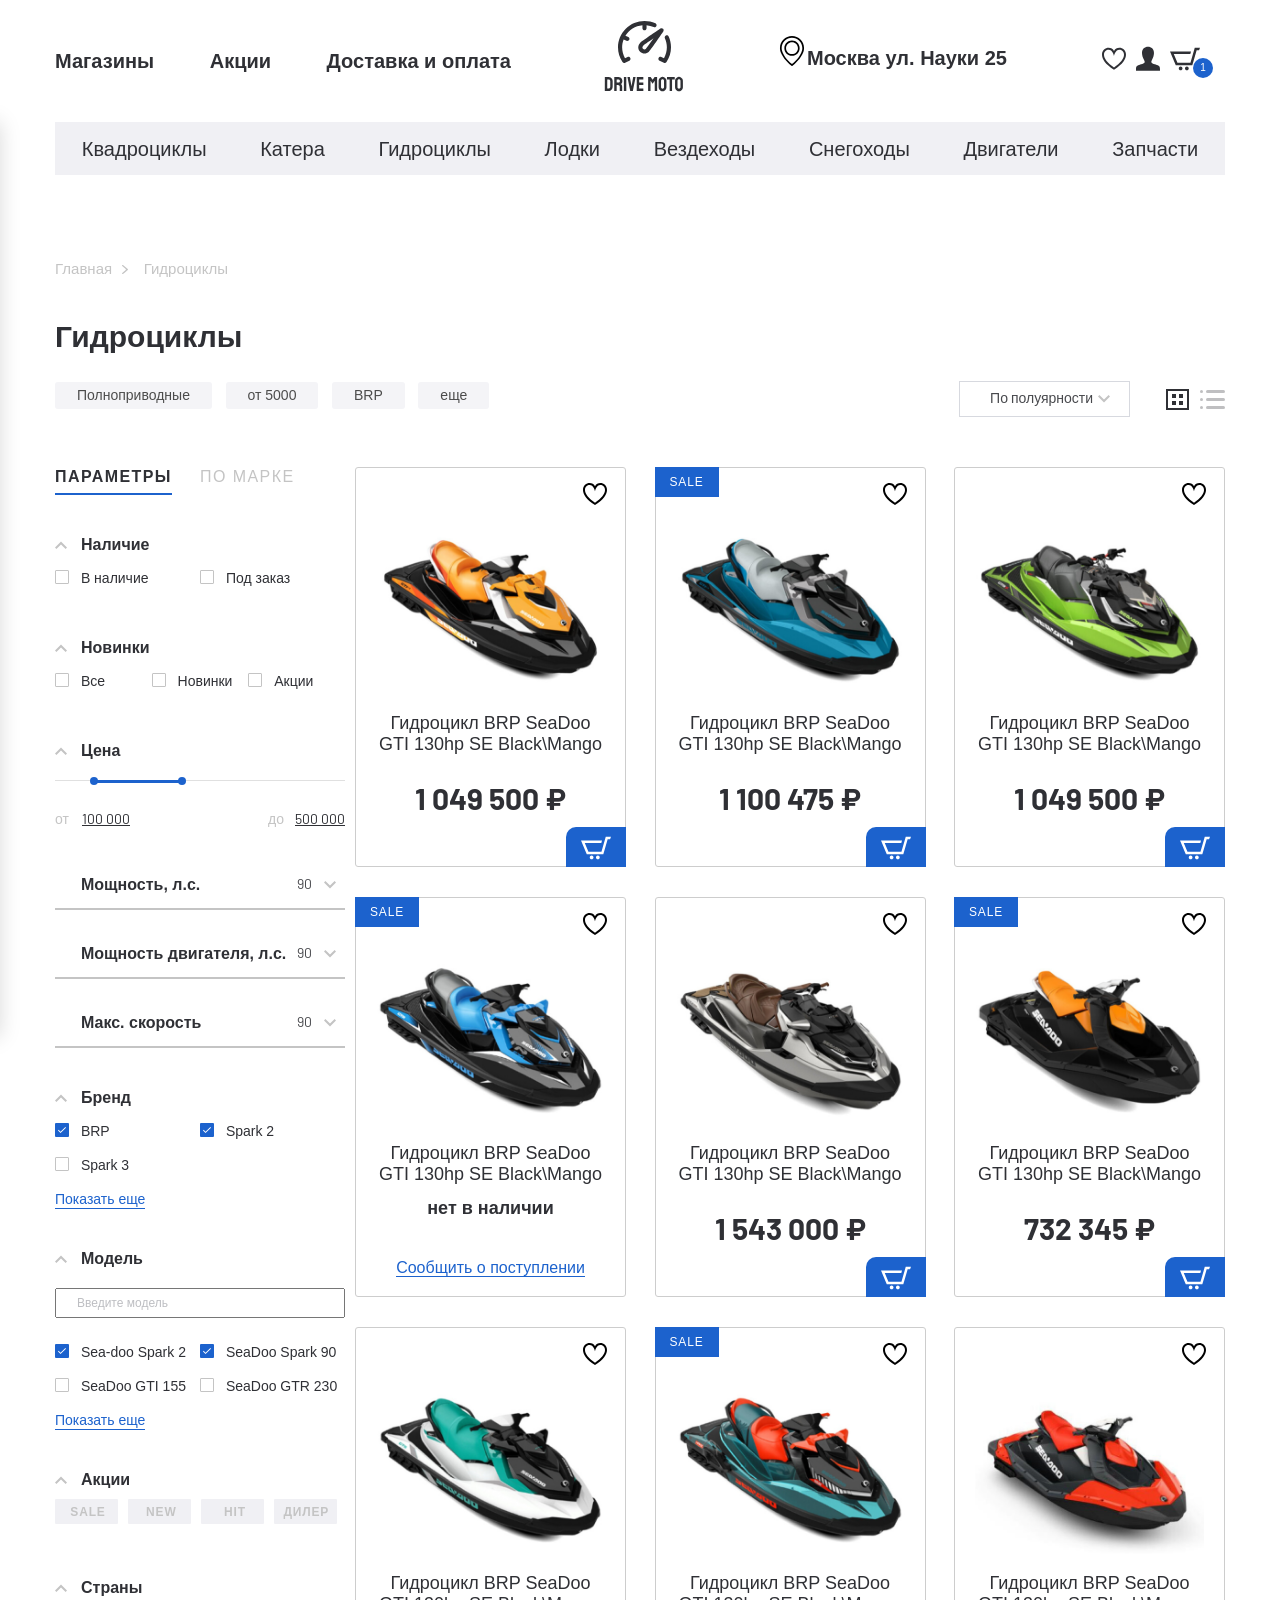
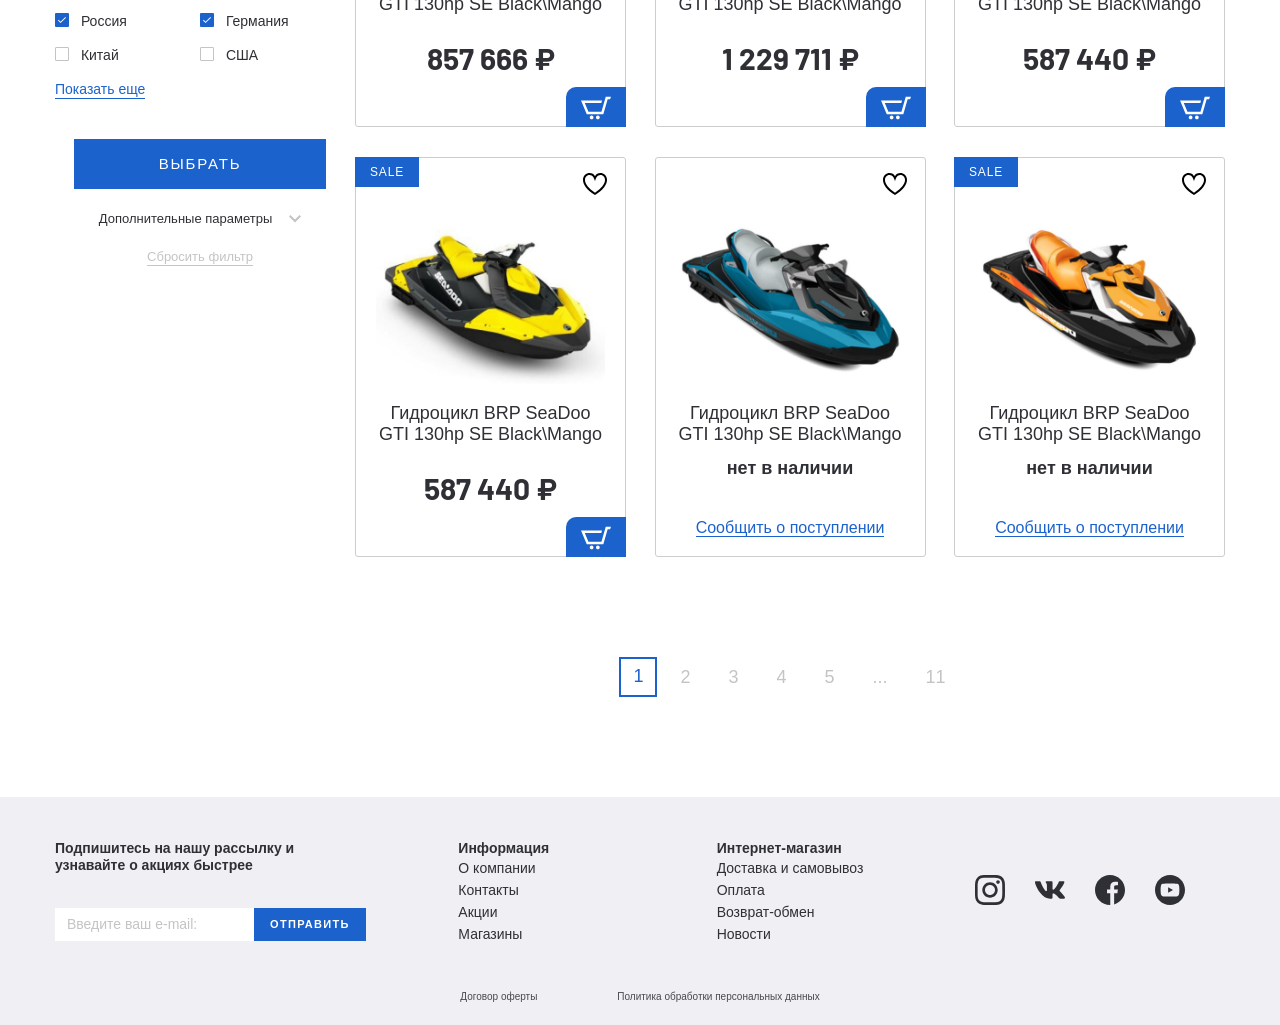
<file: jet-ski/catalog.html>
<!DOCTYPE html>
<html lang="ru">
<head>
  <meta charset="UTF-8">
  <meta name="viewport" content="width=device-width, initial-scale=1.0">
  <meta http-equiv="X-UA-Compatible" content="ie=edge">
  <title>Document</title>
  <link href="https://fonts.googleapis.com/css2?family=Barlow:wght@400;700&display=swap" rel="stylesheet">
  <link rel="stylesheet" href="css/normalize.css">
  <link rel="stylesheet" href="css/slick.css">
  <link rel="stylesheet" href="css/fonts.css">
  <link rel="stylesheet" href="css/ion.rangeSlider.min.css">
  <link rel="stylesheet" href="css/jquery.formstyler.css">
  <link rel="stylesheet" href="css/jquery.formstyler.theme.css">
  <link rel="stylesheet" href="css/jquery.rateyo.min.css">
  <link rel="stylesheet" href="css/style.css">
  <link rel="stylesheet" href="css/media.css">
</head>
<body>
  
  <header>
    <div class="header__top">
      <div class="container">
        <div class="header__top-inner">
          <nav class="menu">
            <button class="menu__btn">
              <div class="menu__btn-line"></div>
              <div class="menu__btn-line"></div>
              <div class="menu__btn-line"></div>
            </button>
            <ul class="menu__list">
              <li class="menu__item">
                <a class="menu__link" href="#">
                  Магазины
                </a>
              </li>
              <li class="menu__item">
                <a class="menu__link" href="#">
                  Акции
                </a>
              </li>
              <li class="menu__item">
                <a class="menu__link" href="#">
                  Доставка и оплата
                </a>
              </li>
            </ul>
          </nav>
          <a class="logo" href="#">
            <img class="logo__img" src="images/logo.svg" alt="">
          </a>
          <div class="header__box">
              <p class="header__address">Москва ул. Науки 25</p>
              <ul class="user-list">
                <li class="user-list__item">
                    <a class="user-list__link" href="#">
                      <img src="images/heart.svg" alt="">
                    </a>
                </li>
                <li class="user-list__item">
                    <a class="user-list__link" href="#">
                      <img src="images/user.svg" alt="">
                    </a>
                </li>
                <li class="user-list__item">
                    <a class="user-list__link basket" href="#">
                      <img src="images/basket.svg" alt="">
                      <p class="basket__num">1</p>
                    </a>
                </li>
              </ul>
           </div>
        </div>
      </div>   
    </div>
  
    <ul class="menu-mobile__list">
      <li class="menu-mobile__item">
        <a class="menu-mobile__link" href="#">
           <img class="menu-mobile__img" src="images/user.svg" alt="">
           <span>Войти</span>
        </a>
      </li>
      <li class="menu-mobile__item">
        <a class="menu-mobile__link" href="#">
           <img class="menu-mobile__img" src="images/user.svg" alt="">
           <span>Регистрация</span>
        </a>
      </li>
      <li class="menu-mobile__item">
        <a class="menu-mobile__link" href="#">
           <img class="menu-mobile__img" src="images/heart.svg" alt="">
           <span>Избранное</span>
        </a>
      </li>
      <li class="menu-mobile__item">
        <a class="menu-mobile__link" href="#">
           <img class="menu-mobile__img" src="images/basket.svg" alt="">
           <span>Корзина</span>
        </a>
      </li>
      <li class="menu-mobile__item">
        <a class="menu-mobile__link" href="#">
           <img class="menu-mobile__img" src="images/house.svg" alt="">
           <span>Магазины</span>
        </a>
      </li>
      <li class="menu-mobile__item">
        <a class="menu-mobile__link" href="#">
           <img class="menu-mobile__img" src="images/procent.svg" alt="">
           <span>Акции  </span>
        </a>
      </li>
      <li class="menu-mobile__item">
        <a class="menu-mobile__link" href="#">
           <img class="menu-mobile__img" src="images/box.svg" alt="">
           <span>Доставка и оплата</span>
        </a>
      </li>
      <li class="menu-mobile__item">
        <a class="menu-mobile__link" href="#">
           <span>Квадроциклы</span>
        </a>
      </li>
      <li class="menu-mobile__item">
        <a class="menu-mobile__link" href="#">
           <span>Катера</span>
        </a>
      </li>
      <li class="menu-mobile__item">
        <a class="menu-mobile__link" href="#">
           <span>Гидроциклы</span>
        </a>
      </li>
      <li class="menu-mobile__item">
        <a class="menu-mobile__link" href="#">
           <span>Лодки</span>
        </a>
      </li>
      <li class="menu-mobile__item">
        <a class="menu-mobile__link" href="#">
           <span>Вездеходы</span>
        </a>
      </li>
      <li class="menu-mobile__item">
        <a class="menu-mobile__link" href="#">
           <span>Снегоходы</span>
        </a>
      </li>
      <li class="menu-mobile__item">
        <a class="menu-mobile__link" href="#">
           <span>Двигатели</span>
        </a>
      </li>
      <li class="menu-mobile__item">
        <a class="menu-mobile__link" href="#">
           <span>Запчасти</span>
        </a>
      </li>
    </ul>
          <div class="menu__mobile-linewrapper">
            <ul class="menu__mobile-line">
              <li class="menu__item">
                <a class="menu__link" href="#">
                  Магазины
                </a>
              </li>
              <li class="menu__item">
                <a class="menu__link" href="#">
                  Акции
                </a>
              </li>
              <li class="menu__item">
                <a class="menu__link" href="#">
                  Доставка и оплата
                </a>
              </li>
            </ul>
          </div> 
  
    <div class="header__bottom">
      <div class="container">
          <ul class="menu-categories">
            <li class="menu-categories__item">
              <a class="menu-categories__link" href="#">Квадроциклы</a>
            </li>
            <li class="menu-categories__item">
              <a class="menu-categories__link" href="#">Катера</a>
            </li>
            <li class="menu-categories__item">
              <a class="menu-categories__link" href="#">Гидроциклы</a>
            </li>
            <li class="menu-categories__item">
              <a class="menu-categories__link" href="#">Лодки</a>
            </li>
            <li class="menu-categories__item">
              <a class="menu-categories__link" href="#">Вездеходы</a>
            </li>
            <li class="menu-categories__item">
              <a class="menu-categories__link" href="#">Снегоходы</a>
            </li>
            <li class="menu-categories__item">
              <a class="menu-categories__link" href="#">Двигатели</a>
            </li>
            <li class="menu-categories__item">
              <a class="menu-categories__link" href="#">Запчасти</a>
            </li>
          </ul>
      </div>    
    </div>
  </header>

<div class="breadcrumbs">
  <div class="container">
    <div class="breadcrumbs__inner">
      <ul class="breadcrumbs__list mobile-overflow">
        <li class="breadcrumbs__list-item">
          <a href="#">Главная</a>
        </li>
        <li class="breadcrumbs__list-item">
          <span>Гидроциклы</span>
        </li>
      </ul>
   </div>
  </div>
</div>

 <section class="catalog">
  <div class="container">
    <h2 class="catalog__title">
Гидроциклы
    </h2>
    <div class="catalog__filter">
      <div class="catalog__filter-itemsinner">
        <div class="catalog__filter-items mobile-overflow">
          <button>Полноприводные</button>
          <button>от 5000</button>
          <button>BRP</button>
          <button>еще</button>
      </div>
      </div>
      
      <div class="catalog__filter-btn">
        <select class="filter-style select-item">
          <option>По полуярности</option>
          <option>2</option>
          <option>3</option>
        </select>
        <button class="catalog__filter-btngrid catalog__filter-button
        catalog__filter-button--active">
          <svg width="23" height="21" viewBox="0 0 23 21" fill="none" xmlns="http://www.w3.org/2000/svg">
            <rect x="1" y="1" width="21" height="19" stroke="#2F3035" stroke-width="2"/>
            <rect x="7" y="6" width="2" height="2" fill="#2F3035" stroke="#2F3035" stroke-width="2"/>
            <rect x="7" y="13" width="2" height="2" fill="#2F3035" stroke="#2F3035" stroke-width="2"/>
            <rect x="14" y="6" width="2" height="2" fill="#2F3035" stroke="#2F3035" stroke-width="2"/>
            <rect x="14" y="13" width="2" height="2" fill="#2F3035" stroke="#2F3035" stroke-width="2"/>
            </svg>            
        </button>
        <button class="catalog__filter-btnline catalog__filter-button">
          <svg width="25" height="19" viewBox="0 0 25 19" fill="none" xmlns="http://www.w3.org/2000/svg">
            <g opacity="1">
            <rect x="6" width="19" height="3" rx="1.5" fill="#2F3035"/>
            <rect x="6" y="8" width="19" height="3" rx="1.5" fill="#2F3035"/>
            <rect x="6" y="16" width="19" height="3" rx="1.5" fill="#2F3035"/>
            <rect width="3" height="3" rx="1.5" fill="#2F3035"/>
            <rect y="8" width="3" height="3" rx="1.5" fill="#2F3035"/>
            <rect y="16" width="3" height="3" rx="1.5" fill="#2F3035"/>
            </g>
            </svg>
        </button>
      </div>
    </div>
    <div class="catalog__inner">
      <div class="aside__btn">
        Фильтр
      </div>
      <aside class="catalog__inner-aside aside-filter">
 <div class="tabs-wrapper tabs-wrapper--no-scroll">
  <div class="tabs aside-filter__tabs">
    <a class="tab aside-filter__tab tab--active" href="#filter-1"><span>Параметры</span></a>
    <a class="tab aside-filter__tab" href="#filter-2"><span>По марке</span></a>
  </div>
</div>
  <div class="tabs-container">
    <div id="filter-1" class="tabs-content aside-filter__tabs-content tabs-content--active">
      <form class="aside-filter__form">
        <ul class="aside-filter__list">
          <li class="aside-filter__item-drop">
            <p class="aside-filter__item-title filter__item-drop filter__item-drop--active">Наличие</p>
            <div class="aside-filter__content">
              <div class="aside-filter__content-box">
                <label class="aside-filter__content-label">
                  <input class="filter-style" type="checkbox">
                  В наличие
                </label>
              </div>
              <div class="aside-filter__content-box">
                <label class="aside-filter__content-label">
                  <input class="filter-style" type="checkbox">
                  Под заказ
                </label>
              </div>
            </div>
          </li>
          <li class="aside-filter__item-drop">
            <p class="aside-filter__item-title filter__item-drop filter__item-drop--active">Новинки</p>
            <div class="aside-filter__content aside-filter__content-radio">
              <div class="aside-filter__content-box">
                <label class="aside-filter__content-label">
                  <input class="filter-style" name="radio" type="radio">
                  Все
                </label>
              </div>
              <div class="aside-filter__content-box">
                <label class="aside-filter__content-label">
                  <input class="filter-style" name="radio" type="radio">
                  Новинки
                </label>
              </div>
              <div class="aside-filter__content-box">
                <label class="aside-filter__content-label">
                  <input class="filter-style" name="radio" type="radio">
                  Акции
                </label>
              </div>
            </div>
          </li>
          <li class="aside-filter__item-drop">
            <p class="aside-filter__item-title filter__item-drop filter__item-drop--active">Цена</p>
            <div class="aside-filter__content">
              <input type="text" class="js-range-slider" name="my_range" value=""
              data-min="100000" data-max="500000"  data-from="150000" data-to="275000" />
            </div>
          </li>
          <li class="aside-filter__item-list">
            <div class="filter__item-list">
              <p class="filter__item-listtitle">
                Мощность, л.с.
              </p>
              <select class="filter-style filter__item-listselect">
                <option>90</option>
                <option>130</option>
                <option>154</option>
                <option>230</option>
              </select>
            </div>
           
            <div class="filter__item-list">
              <p class="filter__item-listtitle">
                Мощность двигателя, л.с.
              </p>
              <select class="filter-style filter__item-listselect">
                <option>90</option>
                <option>130</option>
                <option>154</option>
                <option>230</option>
              </select>
            </div>

            <div class="filter__item-list">
              <p class="filter__item-listtitle">
                Макс. скорость
              </p>
              <select class="filter-style filter__item-listselect">
                <option>90</option>
                <option>130</option>
                <option>154</option>
                <option>230</option>
              </select>
            </div>
          </li>


          <li class="aside-filter__item-drop">
            <p class="aside-filter__item-title filter__item-drop 
            filter__item-drop--active">Бренд</p>
            <div class="aside-filter__content">
              <div class="aside-filter__content-box">
                <label class="aside-filter__content-label">
                  <input class="filter-style" type="checkbox" checked>
                  BRP
                </label>
              </div>
              <div class="aside-filter__content-box">
                <label class="aside-filter__content-label">
                  <input class="filter-style" type="checkbox" checked>
                  Spark 2
                </label>
              </div>
              <div class="aside-filter__content-box">
                <label class="aside-filter__content-label">
                  <input class="filter-style" type="checkbox">
                  Spark 3
                </label>
              </div>
              <div class="filter-more">
                <button class="filter-more__btn" href="#">Показать еще</button>
              </div>
            </div>
          </li>

          <li class="aside-filter__item-drop">
            <p class="aside-filter__item-title filter__item-drop 
            filter__item-drop--active">Модель</p>
            <div class="aside-filter__content">
              <input class="filter-search" type="text" placeholder="Введите модель">
              <div class="aside-filter__content-box">
                <label class="aside-filter__content-label">
                  <input class="filter-style" type="checkbox" checked>
                  Sea-doo Spark 2
                </label>
              </div>
              <div class="aside-filter__content-box">
                <label class="aside-filter__content-label">
                  <input class="filter-style" type="checkbox" checked>
                  SeaDoo Spark 90
                </label>
              </div>
              <div class="aside-filter__content-box">
                <label class="aside-filter__content-label">
                  <input class="filter-style" type="checkbox">
                  SeaDoo GTI 155
                </label>
              </div>
              <div class="aside-filter__content-box">
                <label class="aside-filter__content-label">
                  <input class="filter-style" type="checkbox">
                  SeaDoo GTR 230
                </label>
              </div>
              <div class="filter-more">
                <button class="filter-more__btn" href="#">Показать еще</button>
              </div>
            </div>
          </li>

          <li class="aside-filter__item-drop btn-checked">
            <p class="aside-filter__item-title filter__item-drop 
            filter__item-drop--active">Акции</p>
            <div class="aside-filter__content">
              <div class="aside-filter__content-box">
                <label class="aside-filter__content-label">
                  <input class="filter-style" type="checkbox">
                  <span class="btn-checked__text">SALE</span> 
                </label>
              </div>
              <div class="aside-filter__content-box">
                <label class="aside-filter__content-label">
                  <input class="filter-style" type="checkbox">
                  <span class="btn-checked__text">NEW</span> 
                </label>
              </div>
              <div class="aside-filter__content-box">
                <label class="aside-filter__content-label">
                  <input class="filter-style" type="checkbox">
                  <span class="btn-checked__text">HIT</span> 
                </label>
              </div>
              <div class="aside-filter__content-box">
                <label class="aside-filter__content-label">
                  <input class="filter-style" type="checkbox">
                  <span class="btn-checked__text">ДИЛЕР</span> 
                </label>
              </div>
            </div>
          </li>

          <li class="aside-filter__item-drop">
            <p class="aside-filter__item-title filter__item-drop 
            filter__item-drop--active">Страны</p>
            <div class="aside-filter__content">
              <div class="aside-filter__content-box">
                <label class="aside-filter__content-label">
                  <input class="filter-style" type="checkbox" checked>
                 Россия
                </label>
              </div>
              <div class="aside-filter__content-box">
                <label class="aside-filter__content-label">
                  <input class="filter-style" type="checkbox" checked>
                  Германия
                </label>
              </div>
              <div class="aside-filter__content-box">
                <label class="aside-filter__content-label">
                  <input class="filter-style" type="checkbox">
                 Китай
                </label>
              </div>
              <div class="aside-filter__content-box">
                <label class="aside-filter__content-label">
                  <input class="filter-style" type="checkbox">
                  США
                </label>
              </div>
              <div class="filter-more">
                <button class="filter-more__btn" href="#">Показать еще</button>
              </div>
            </div>
          </li>
          <li class="aside-filter__item-drop aside-filter__item-btn">
            <button class="filter-btn__send filter-btn__send--active" type="submit">Выбрать</button>
            <p class="filter__extra">Дополнительные параметры</p>
            <div class="filter__extra-content">More</div>
            <button class="filter-btn__reset" type="submit">Сбросить фильтр</button>
          </li>
        </ul>
      </form>
    </div>
    <div id="filter-2" class="tabs-content aside-filter__tabs-content">
      content-2
    </div>
  
</div> 
      </aside>
      <div class="catalog__inner-list">
        <div class="product-item__wrapper"> 
          <button class="product-item__favorite"></button>
          <button class="product-item__basket">
            <img src="images/basket-white.svg" alt="">
          </button>
          <a class="product-item__notify-link" href="#"><span>Сообщить о поступлении</span></a>
          <a class="product-item" href="#">
            <p class="product-item__hover-text">
              посмотреть товар
            </p>
            <img class="product-item__img" src="images/content/gidrotsikl-1.png" alt="">
            <h4 class="product-item__title">Гидроцикл BRP SeaDoo GTI 130hp SE Black\Mango</h4>
            <p class="price product-item__price">1 049 500 &#8381</p> 
            <p class="product-item__notify-text">
              нет в наличии
            </p>
          </a>
        </div>
        <div class="product-item__wrapper"> 
          <button class="product-item__favorite"></button>
          <button class="product-item__basket">
            <img src="images/basket-white.svg" alt="">
          </button>
          <a class="product-item__notify-link" href="#"><span>Сообщить о поступлении</span></a>
          <a class="product-item product-item--sale" href="#">
            <p class="product-item__hover-text">
              посмотреть товар
            </p>
            <img class="product-item__img" src="images/content/gidrotsikl-2.png" alt="">
            <h4 class="product-item__title">Гидроцикл BRP SeaDoo GTI 130hp SE Black\Mango</h4>
            <p class="price product-item__price">1 100 475 &#8381</p> 
            <p class="product-item__notify-text">
              нет в наличии
            </p>
          </a>
        </div>
        <div class="product-item__wrapper"> 
          <button class="product-item__favorite"></button>
          <button class="product-item__basket">
            <img src="images/basket-white.svg" alt="">
          </button>
          <a class="product-item__notify-link" href="#"><span>Сообщить о поступлении</span></a>
          <a class="product-item" href="#">
            <p class="product-item__hover-text">
              посмотреть товар
            </p>
            <img class="product-item__img" src="images/content/gidrotsikl-3.png" alt="">
            <h4 class="product-item__title">Гидроцикл BRP SeaDoo GTI 130hp SE Black\Mango</h4>
            <p class="price product-item__price">1 049 500 &#8381</p> 
            <p class="product-item__notify-text">
              нет в наличии
            </p>
          </a>
        </div>
        <div class="product-item__wrapper product-item__not-available"> 
          <button class="product-item__favorite"></button>
          <button class="product-item__basket">
            <img src="images/basket-white.svg" alt="">
          </button>
          <a class="product-item__notify-link" href="#"><span>Сообщить о поступлении</span></a>
          <a class="product-item product-item--sale" href="#">
            <p class="product-item__hover-text">
              посмотреть товар
            </p>
            <img class="product-item__img" src="images/content/gidrotsikl-4.png" alt="">
            <h4 class="product-item__title">Гидроцикл BRP SeaDoo GTI 130hp SE Black\Mango</h4>
            <p class="price product-item__price">1 049 500 &#8381</p> 
            <p class="product-item__notify-text">
              нет в наличии
            </p>
          </a>
        </div>
        <div class="product-item__wrapper"> 
          <button class="product-item__favorite"></button>
          <button class="product-item__basket">
            <img src="images/basket-white.svg" alt="">
          </button>
          <a class="product-item__notify-link" href="#"><span>Сообщить о поступлении</span></a>
          <a class="product-item" href="#">
            <p class="product-item__hover-text">
              посмотреть товар
            </p>
            <img class="product-item__img" src="images/content/gidrotsikl-5.png" alt="">
            <h4 class="product-item__title">Гидроцикл BRP SeaDoo GTI 130hp SE Black\Mango</h4>
            <p class="price product-item__price">1 543 000 &#8381</p> 
            <p class="product-item__notify-text">
              нет в наличии
            </p>
          </a>
        </div>
        <div class="product-item__wrapper"> 
          <button class="product-item__favorite"></button>
          <button class="product-item__basket">
            <img src="images/basket-white.svg" alt="">
          </button>
          <a class="product-item__notify-link" href="#"><span>Сообщить о поступлении</span></a>
          <a class="product-item product-item--sale" href="#">
            <p class="product-item__hover-text">
              посмотреть товар
            </p>
            <img class="product-item__img" src="images/content/gidrotsikl-6.png" alt="">
            <h4 class="product-item__title">Гидроцикл BRP SeaDoo GTI 130hp SE Black\Mango</h4>
            <p class="price product-item__price">732 345 &#8381</p> 
            <p class="product-item__notify-text">
              нет в наличии
            </p>
          </a>
        </div>
        <div class="product-item__wrapper"> 
          <button class="product-item__favorite"></button>
          <button class="product-item__basket">
            <img src="images/basket-white.svg" alt="">
          </button>
          <a class="product-item__notify-link" href="#"><span>Сообщить о поступлении</span></a>
          <a class="product-item" href="#">
            <p class="product-item__hover-text">
              посмотреть товар
            </p>
            <img class="product-item__img" src="images/content/gidrotsikl-7.png" alt="">
            <h4 class="product-item__title">Гидроцикл BRP SeaDoo GTI 130hp SE Black\Mango</h4>
            <p class="price product-item__price">857 666 &#8381</p> 
            <p class="product-item__notify-text">
              нет в наличии
            </p>
          </a>
        </div>
        <div class="product-item__wrapper"> 
          <button class="product-item__favorite"></button>
          <button class="product-item__basket">
            <img src="images/basket-white.svg" alt="">
          </button>
          <a class="product-item__notify-link" href="#"><span>Сообщить о поступлении</span></a>
          <a class="product-item product-item--sale" href="#">
            <p class="product-item__hover-text">
              посмотреть товар
            </p>
            <img class="product-item__img" src="images/content/gidrotsikl-8.png" alt="">
            <h4 class="product-item__title">Гидроцикл BRP SeaDoo GTI 130hp SE Black\Mango</h4>
            <p class="price product-item__price">1 229 711 &#8381</p> 
            <p class="product-item__notify-text">
              нет в наличии
            </p>
          </a>
        </div>
        <div class="product-item__wrapper"> 
          <button class="product-item__favorite"></button>
          <button class="product-item__basket">
            <img src="images/basket-white.svg" alt="">
          </button>
          <a class="product-item__notify-link" href="#"><span>Сообщить о поступлении</span></a>
          <a class="product-item" href="#">
            <p class="product-item__hover-text">
              посмотреть товар
            </p>
            <img class="product-item__img" src="images/content/gidrotsikl-9.png" alt="">
            <h4 class="product-item__title">Гидроцикл BRP SeaDoo GTI 130hp SE Black\Mango</h4>
            <p class="price product-item__price">587 440 &#8381</p> 
            <p class="product-item__notify-text">
              нет в наличии
            </p>
          </a>
        </div>
        <div class="product-item__wrapper"> 
          <button class="product-item__favorite"></button>
          <button class="product-item__basket">
            <img src="images/basket-white.svg" alt="">
          </button>
          <a class="product-item__notify-link" href="#"><span>Сообщить о поступлении</span></a>
          <a class="product-item product-item--sale" href="#">
            <p class="product-item__hover-text">
              посмотреть товар
            </p>
            <img class="product-item__img" src="images/content/gidrotsikl-10.png" alt="">
            <h4 class="product-item__title">Гидроцикл BRP SeaDoo GTI 130hp SE Black\Mango</h4>
            <p class="price product-item__price">587 440 &#8381</p> 
            <p class="product-item__notify-text">
              нет в наличии
            </p>
          </a>
        </div>
        <div class="product-item__wrapper product-item__not-available"> 
          <button class="product-item__favorite"></button>
          <button class="product-item__basket">
            <img src="images/basket-white.svg" alt="">
          </button>
          <a class="product-item__notify-link" href="#"><span>Сообщить о поступлении</span></a>
          <a class="product-item" href="#">
            <p class="product-item__hover-text">
              посмотреть товар
            </p>
            <img class="product-item__img" src="images/content/gidrotsikl-2.png" alt="">
            <h4 class="product-item__title">Гидроцикл BRP SeaDoo GTI 130hp SE Black\Mango</h4>
            <p class="price product-item__price">1 049 500 &#8381</p> 
            <p class="product-item__notify-text">
              нет в наличии
            </p>
          </a>
        </div>
        <div class="product-item__wrapper product-item__not-available"> 
          <button class="product-item__favorite"></button>
          <button class="product-item__basket">
            <img src="images/basket-white.svg" alt="">
          </button>
          <a class="product-item__notify-link" href="#"><span>Сообщить о поступлении</span></a>
          <a class="product-item product-item--sale" href="#">
            <p class="product-item__hover-text">
              посмотреть товар
            </p>
            <img class="product-item__img" src="images/content/gidrotsikl-1.png" alt="">
            <h4 class="product-item__title">Гидроцикл BRP SeaDoo GTI 130hp SE Black\Mango</h4>
            <p class="price product-item__price">1 049 500 &#8381</p> 
            <p class="product-item__notify-text">
              нет в наличии
            </p>
          </a>
        </div>

<div class="pagination">
  <ul class="pagination-list">
    <li class="pagination-list__item active"><a href="#">1</a></li>
    <li class="pagination-list__item"><a href="#">2</a></li>
    <li class="pagination-list__item"><a href="#">3</a></li>
    <li class="pagination-list__item"><a href="#">4</a></li>
    <li class="pagination-list__item"><a href="#">5</a></li>
    <li class="pagination-list__item pagination-list__item--dots"><span>...</span></li>
    <li class="pagination-list__item"><a href="#">11</a></li>
  </ul>
</div>

      </div>
    </div>
  </div>
</section> 



<footer class="footer">
  <div class="container">
  <div class="footer__top">
<div class="footer__top-inner">
  <div class="footer__top-item footer__top-newslatter">
    <h6 class="footer__top-title">Подпишитесь на нашу рассылку и узнавайте о акциях быстрее</h6>
    <form class="footer-form">
      <input class="footer-form__input" type="text" placeholder="Введите ваш e-mail:">
      <button class="footer-form__btn" type="submit">Отправить</button>
    </form>
  </div>
  <div class="footer__top-item footer__top-itemdrop">
    <h6 class="footer__top-title footer__topdrop">Информация</h6>
    <ul class="footer-list">
      <li class="footer-list__item"><a href="#">О компании</a></li>
      <li class="footer-list__item"><a href="#">Контакты</a></li>
      <li class="footer-list__item"><a href="#">Акции</a></li>
      <li class="footer-list__item"><a href="#">Магазины</a></li>
    </ul>
  </div>
  <div class="footer__top-item">
    <h6 class="footer__top-title footer__topdrop">Интернет-магазин</h6>
    <ul class="footer-list">
      <li class="footer-list__item"><a href="#">Доставка и самовывоз</a></li>
      <li class="footer-list__item"><a href="#">Оплата</a></li>
      <li class="footer-list__item"><a href="#">Возврат-обмен</a></li>
      <li class="footer-list__item"><a href="#">Новости</a></li>
    </ul>
  </div>
  <div class="footer__top-item footer__top-social">
    <ul class="social-list">
      <li class="social-list__item">
        <a href="#">
          <img src="images/instagram.svg" alt="">
        </a>
      </li>
      <li class="social-list__item">
        <a href="#">
          <img src="images/vk.svg" alt="">
        </a>
      </li>
      <li class="social-list__item">
        <a href="#">
          <img src="images/facebook.svg" alt="">
        </a>
      </li>
      <li class="social-list__item">
        <a href="#">
          <img src="images/youtube.svg" alt="">
        </a>
      </li>
    </ul>
  </div>
</div>
  </div>
  <div class="footer__bottom">
    <a class="footer__bottom-link" href="#">Договор оферты</a>
    <a class="footer__bottom-link" href="#">Политика обработки персональных данных</a>
  </div>
</div>
</footer>


  <script src="https://ajax.googleapis.com/ajax/libs/jquery/3.4.1/jquery.min.js"></script>
  <script src="js/slick.min.js"></script>
  <script src="js/ion.rangeSlider.min.js"></script>
  <script src="js/jquery.formstyler.min.js"></script>
  <script src="js/jquery.rateyo.min.js"></script>
  <script src="js/main.js"></script>
</body>
</html>



<!-- <div class="tabs-wrapper">
  <div class="tabs">
    <a class="tab tab--active" href="#"></a>
  </div>
  <div class="tabs-container">
    <div class="tabs-content">
      
    </div>
  </div>
</div> -->
</file>
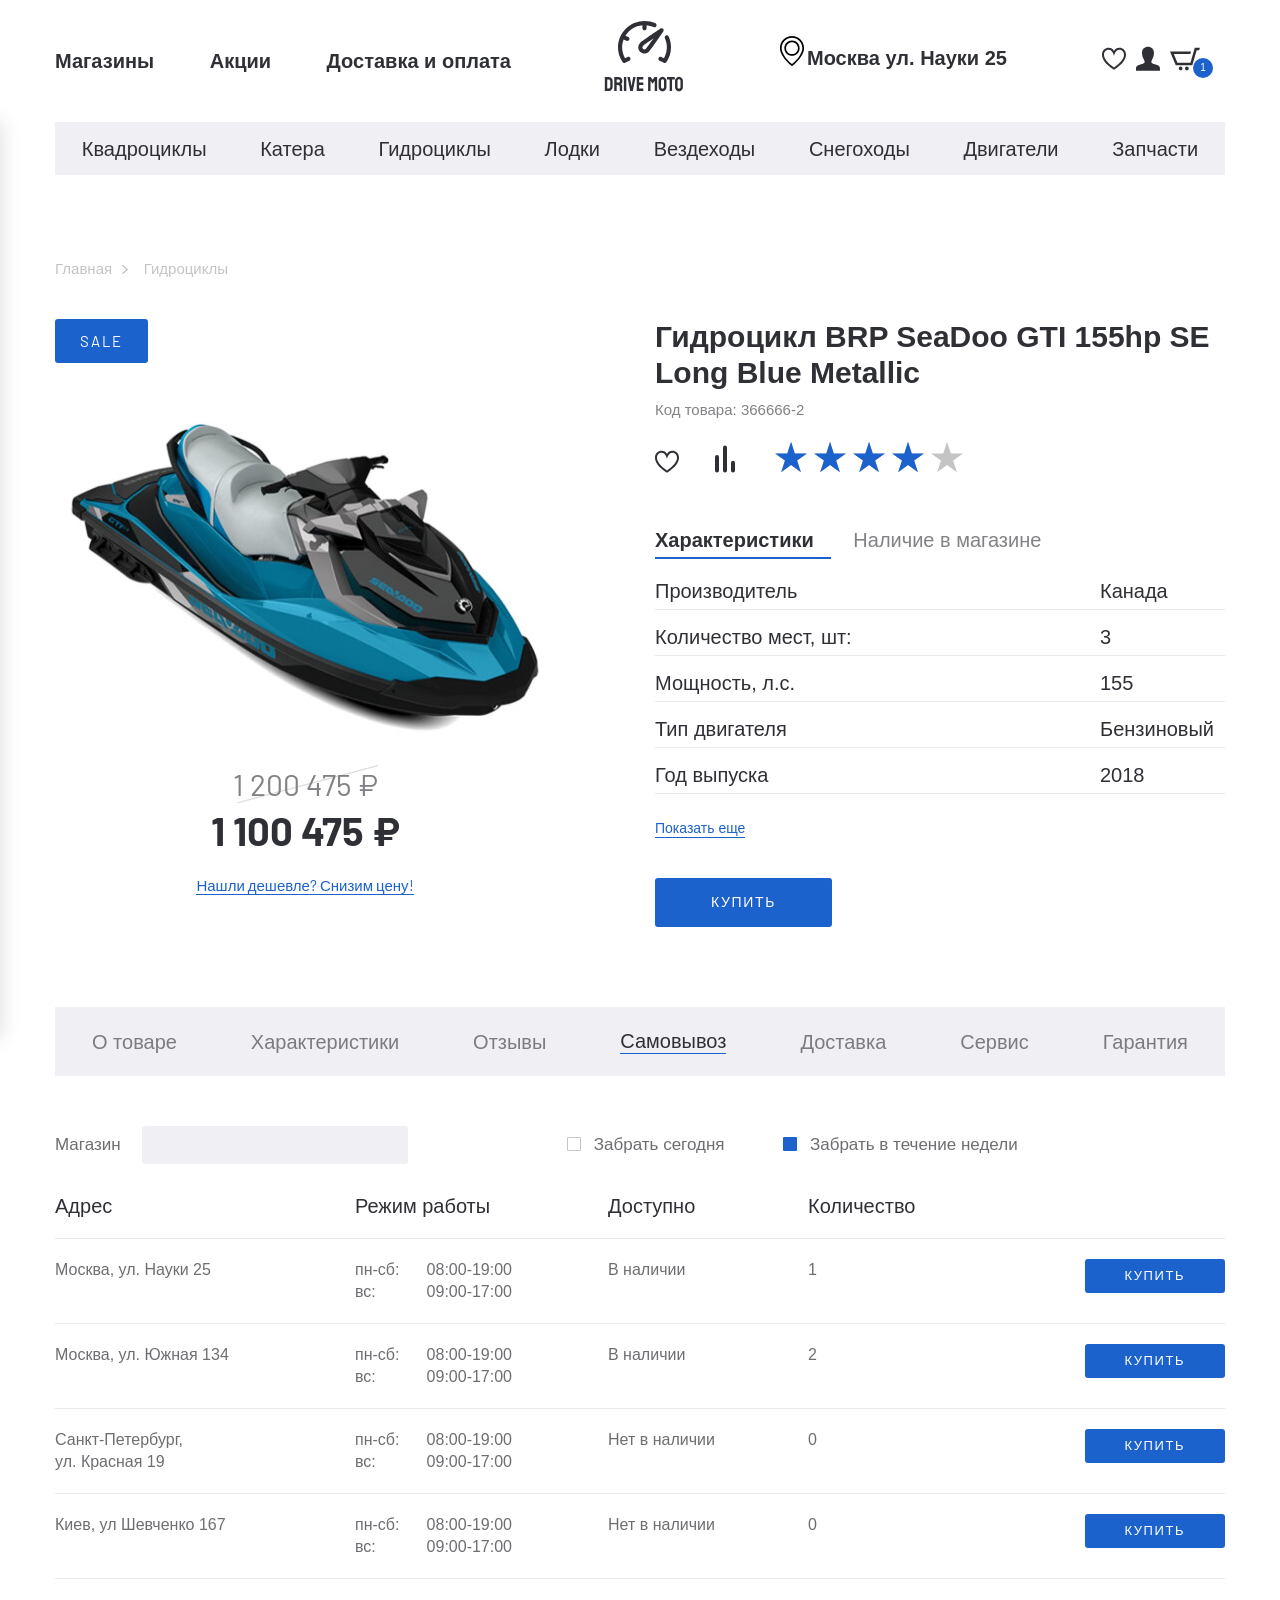
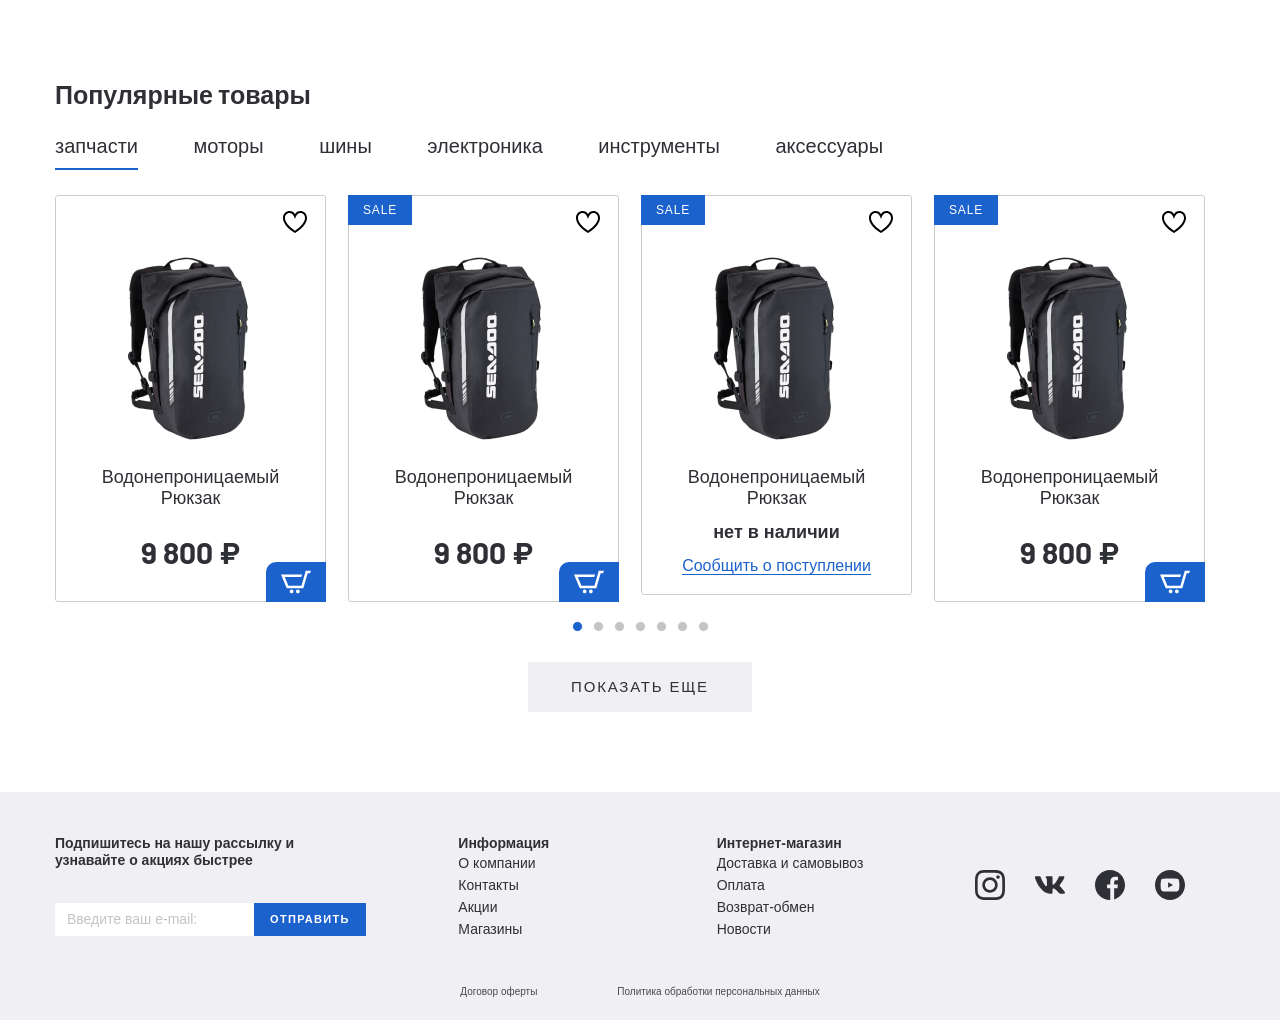
<file: jet-ski/product-page.html>
<!DOCTYPE html>
<html lang="ru">
<head>
  <meta charset="UTF-8">
  <meta name="viewport" content="width=device-width, initial-scale=1.0">
  <meta http-equiv="X-UA-Compatible" content="ie=edge">
  <title>Document</title>
  <link href="https://fonts.googleapis.com/css2?family=Barlow:wght@400;700&display=swap" rel="stylesheet">
  <link rel="stylesheet" href="css/normalize.css">
  <link rel="stylesheet" href="css/slick.css">
  <link rel="stylesheet" href="css/fonts.css">
  <link rel="stylesheet" href="css/ion.rangeSlider.min.css">
  <link rel="stylesheet" href="css/jquery.formstyler.css">
  <link rel="stylesheet" href="css/jquery.formstyler.theme.css">
  <link rel="stylesheet" href="css/jquery.rateyo.min.css">
  <link rel="stylesheet" href="css/style.css">
  <link rel="stylesheet" href="css/media.css">
</head>
<body>
  
  <header>
    <div class="header__top">
      <div class="container">
        <div class="header__top-inner">
          <nav class="menu">
            <button class="menu__btn">
              <div class="menu__btn-line"></div>
              <div class="menu__btn-line"></div>
              <div class="menu__btn-line"></div>
            </button>
            <ul class="menu__list">
              <li class="menu__item">
                <a class="menu__link" href="#">
                  Магазины
                </a>
              </li>
              <li class="menu__item">
                <a class="menu__link" href="#">
                  Акции
                </a>
              </li>
              <li class="menu__item">
                <a class="menu__link" href="#">
                  Доставка и оплата
                </a>
              </li>
            </ul>
          </nav>
          <a class="logo" href="#">
            <img class="logo__img" src="images/logo.svg" alt="">
          </a>
          <div class="header__box">
              <p class="header__address">Москва ул. Науки 25</p>
              <ul class="user-list">
                <li class="user-list__item">
                    <a class="user-list__link" href="#">
                      <img src="images/heart.svg" alt="">
                    </a>
                </li>
                <li class="user-list__item">
                    <a class="user-list__link" href="#">
                      <img src="images/user.svg" alt="">
                    </a>
                </li>
                <li class="user-list__item">
                    <a class="user-list__link basket" href="#">
                      <img src="images/basket.svg" alt="">
                      <p class="basket__num">1</p>
                    </a>
                </li>
              </ul>
           </div>
        </div>
      </div>   
    </div>
  
    <ul class="menu-mobile__list">
      <li class="menu-mobile__item">
        <a class="menu-mobile__link" href="#">
           <img class="menu-mobile__img" src="images/user.svg" alt="">
           <span>Войти</span>
        </a>
      </li>
      <li class="menu-mobile__item">
        <a class="menu-mobile__link" href="#">
           <img class="menu-mobile__img" src="images/user.svg" alt="">
           <span>Регистрация</span>
        </a>
      </li>
      <li class="menu-mobile__item">
        <a class="menu-mobile__link" href="#">
           <img class="menu-mobile__img" src="images/heart.svg" alt="">
           <span>Избранное</span>
        </a>
      </li>
      <li class="menu-mobile__item">
        <a class="menu-mobile__link" href="#">
           <img class="menu-mobile__img" src="images/basket.svg" alt="">
           <span>Корзина</span>
        </a>
      </li>
      <li class="menu-mobile__item">
        <a class="menu-mobile__link" href="#">
           <img class="menu-mobile__img" src="images/house.svg" alt="">
           <span>Магазины</span>
        </a>
      </li>
      <li class="menu-mobile__item">
        <a class="menu-mobile__link" href="#">
           <img class="menu-mobile__img" src="images/procent.svg" alt="">
           <span>Акции  </span>
        </a>
      </li>
      <li class="menu-mobile__item">
        <a class="menu-mobile__link" href="#">
           <img class="menu-mobile__img" src="images/box.svg" alt="">
           <span>Доставка и оплата</span>
        </a>
      </li>
      <li class="menu-mobile__item">
        <a class="menu-mobile__link" href="#">
           <span>Квадроциклы</span>
        </a>
      </li>
      <li class="menu-mobile__item">
        <a class="menu-mobile__link" href="#">
           <span>Катера</span>
        </a>
      </li>
      <li class="menu-mobile__item">
        <a class="menu-mobile__link" href="#">
           <span>Гидроциклы</span>
        </a>
      </li>
      <li class="menu-mobile__item">
        <a class="menu-mobile__link" href="#">
           <span>Лодки</span>
        </a>
      </li>
      <li class="menu-mobile__item">
        <a class="menu-mobile__link" href="#">
           <span>Вездеходы</span>
        </a>
      </li>
      <li class="menu-mobile__item">
        <a class="menu-mobile__link" href="#">
           <span>Снегоходы</span>
        </a>
      </li>
      <li class="menu-mobile__item">
        <a class="menu-mobile__link" href="#">
           <span>Двигатели</span>
        </a>
      </li>
      <li class="menu-mobile__item">
        <a class="menu-mobile__link" href="#">
           <span>Запчасти</span>
        </a>
      </li>
    </ul>
          <div class="menu__mobile-linewrapper">
            <ul class="menu__mobile-line">
              <li class="menu__item">
                <a class="menu__link" href="#">
                  Магазины
                </a>
              </li>
              <li class="menu__item">
                <a class="menu__link" href="#">
                  Акции
                </a>
              </li>
              <li class="menu__item">
                <a class="menu__link" href="#">
                  Доставка и оплата
                </a>
              </li>
            </ul>
          </div> 
  
    <div class="header__bottom">
      <div class="container">
          <ul class="menu-categories">
            <li class="menu-categories__item">
              <a class="menu-categories__link" href="#">Квадроциклы</a>
            </li>
            <li class="menu-categories__item">
              <a class="menu-categories__link" href="#">Катера</a>
            </li>
            <li class="menu-categories__item">
              <a class="menu-categories__link" href="#">Гидроциклы</a>
            </li>
            <li class="menu-categories__item">
              <a class="menu-categories__link" href="#">Лодки</a>
            </li>
            <li class="menu-categories__item">
              <a class="menu-categories__link" href="#">Вездеходы</a>
            </li>
            <li class="menu-categories__item">
              <a class="menu-categories__link" href="#">Снегоходы</a>
            </li>
            <li class="menu-categories__item">
              <a class="menu-categories__link" href="#">Двигатели</a>
            </li>
            <li class="menu-categories__item">
              <a class="menu-categories__link" href="#">Запчасти</a>
            </li>
          </ul>
      </div>    
    </div>
  </header>

<div class="breadcrumbs">
  <div class="container">
    <div class="breadcrumbs__inner">
      <ul class="breadcrumbs__list mobile-overflow">
        <li class="breadcrumbs__list-item">
          <a href="#">Главная</a>
        </li>
        <li class="breadcrumbs__list-item">
          <span>Гидроциклы</span>
        </li>
      </ul>
   </div>
  </div>
</div>


  <section class="product-card">
    <div class="container">
      <div class="product-card__inner">
        <div class="product-card__img-box product-item--sale">
          <img class="product-card__img" src="images/content/gidrotsikl-large.png" alt="" >
          <p class="product-card__price-old">
            1 200 475 ₽
          </p>
          <p class="product-card__price-new">
            1 100 475 ₽
          </p>
          <a class="product-card__link" href="#">Нашли дешевле? Снизим цену!</a>
          <div class="product-card__btn product-card__btn-mobile">
            <button>купить</button>
          </div>
        </div>
        <div class="product-card__content">
          <h1 class="product-card__title">
            Гидроцикл BRP SeaDoo GTI 155hp SE Long Blue Metallic
          </h1>
          <p class="product-card__code">Код товара: 366666-2</p>
          <div class="product-card__buttons">
              <a class="product-card__icon-favorite" href="">
                <img src="images/heart.svg" alt="">
              </a>
              <a class="product-card__icon-comparsion" href="">
                <img src="images/comparsion.svg" alt="">
              </a>
              <a class="rate" href="#">
                <div class="rate-yo" data-rateyo-rating="4"></div>
              </a>
          </div>
          <div class="tabs-wrapper product-card__tabs">
            <div class="tabs">
              <a class="tab product-card__tab tab--active" href="#product-1">
                Характеристики
              </a>
              <a class="tab product-card__tab tab" href="#product-2">
                Наличие в магазине
              </a>
            </div>
            <div class="tabs-container">
              <div id="product-1" class="tabs-content product-card__tab-content tabs-content--active">
                <ul class="product-card__list">
                  <li class="product-card__item">
                    <div class="product-card__item-left">Производитель</div>
                    <div class="product-card__item-right">Канада</div>
                  </li>
                  <li class="product-card__item">
                    <div class="product-card__item-left">Количество мест, шт:</div>
                    <div class="product-card__item-right">3</div>
                  </li>
                  <li class="product-card__item">
                    <div class="product-card__item-left">Мощность, л.с.</div>
                    <div class="product-card__item-right">155</div>
                  </li>
                  <li class="product-card__item">
                    <div class="product-card__item-left">Тип двигателя</div>
                    <div class="product-card__item-right">Бензиновый</div>
                  </li>
                  <li class="product-card__item">
                    <div class="product-card__item-left">Год выпуска</div>
                    <div class="product-card__item-right">2018</div>
                  </li>
                </ul>
                <a class="product-card__more" href="#" >Показать еще</a>
                <div class="product-card__btn">
                  <button>купить</button>
                </div>
              </div>
              <div id="product-2" class="tabs-content product-card__tab-content">
                
              </div>
            </div>
          </div>
        </div>
      </div>
    </div>
  </section>


  <section class="card__tabs">
      <div class="container">
        <div class="tabs-wrapper">
          <div class="tabs card__tab-box mobile-overflow">
            <a class="card__tab tab" href="#product-card__tabs-1">О товаре</a>
            <a class="card__tab tab" href="#product-card__tabs-2">Характеристики</a>
            <a class="card__tab tab" href="#product-card__tabs-3">Отзывы</a>
            <a class="card__tab tab tab--active" href="#product-card__tabs-4">Самовывоз</a>
            <a class="card__tab tab" href="#product-card__tabs-5">Доставка</a>
            <a class="card__tab tab" href="#product-card__tabs-6">Cервис</a>
            <a class="card__tab tab" href="#product-card__tabs-7">Гарантия</a>
          </div>
        </div>
          <div class="tabs-container">
            <div id="product-card__tabs-1" class="card__tab-content tabs-content">content</div>
            <div id="product-card__tabs-2" class="card__tab-content tabs-content">content</div>
            <div id="product-card__tabs-3" class="card__tab-content tabs-content">content</div>
            <div id="product-card__tabs-4" class="card__tab-content tabs-content tabs-content--active">
                <form>
                  <div class="card__top-line">
                    <label class="card__label-search">
                      Магазин
                      <input class="card__input-search" type="text">
                    </label>
                  <label class="card__label-pickup">
                    <input class="filter-style" type="radio" name="pickup">
                    Забрать сегодня
                  </label>
                  <label class="card__label-pickup">
                    <input class="filter-style" type="radio" name="pickup" checked>
                    Забрать в течение недели
                  </label>
                </div>
                <ul class="card__list">
                    <li class="card__list-item card__list-itemtitle">
                      <div class="card__list-address">Адрес</div>
                      <div class="card__list-workours">Режим работы</div>
                      <div class="card__list-avialable">Доступно</div>
                      <div class="card__list-num">Количество</div>
                      <div class="card__list-btn"></div>
                    </li>
                    <li class="card__list-item">
                      <div class="card__list-address">Москва, ул. Науки 25</div>
                      <div class="card__list-workours">
                        <div class="workhours">
                          <span>пн-сб:</span><span>08:00-19:00</span>
                        </div>
                        <div class="workhours">
                          <span>вс:</span><span> 09:00-17:00</span>
                        </div>
                      </div>
                      <div class="card__list-avialable">В наличии</div>
                      <div class="card__list-num">1</div>
                      <div class="card__list-btn">
                        <button type="submit">купить</button>
                      </div>
                    </li>
                    <li class="card__list-item">
                      <div class="card__list-address">Москва, ул.  Южная 134</div>
                      <div class="card__list-workours">
                        <div class="workhours">
                          <span>пн-сб:</span><span>08:00-19:00</span>
                        </div>
                        <div class="workhours">
                          <span>вс:</span><span> 09:00-17:00</span>
                        </div>
                      </div>
                      <div class="card__list-avialable">В наличии</div>
                      <div class="card__list-num">2</div>
                      <div class="card__list-btn">
                        <button type="submit">купить</button>
                      </div>
                    </li>
                    <li class="card__list-item">
                      <div class="card__list-address">Санкт-Петербург, <br>
                        ул. Красная 19</div>
                      <div class="card__list-workours">
                        <div class="workhours">
                          <span>пн-сб:</span><span>08:00-19:00</span>
                        </div>
                        <div class="workhours">
                          <span>вс:</span><span> 09:00-17:00</span>
                        </div>
                      </div>
                      <div class="card__list-avialable">Нет в наличии</div>
                      <div class="card__list-num">0</div>
                      <div class="card__list-btn">
                        <button type="submit">купить</button>
                      </div>
                    </li>
                    <li class="card__list-item">
                      <div class="card__list-address">Киев, ул Шевченко 167</div>
                      <div class="card__list-workours">
                        <div class="workhours">
                          <span>пн-сб:</span><span>08:00-19:00</span>
                        </div>
                        <div class="workhours">
                          <span>вс:</span><span> 09:00-17:00</span>
                        </div>
                      </div>
                      <div class="card__list-avialable">Нет в наличии</div>
                      <div class="card__list-num">0</div>
                      <div class="card__list-btn">
                        <button type="submit">купить</button>
                      </div>
                    </li>
                </ul>
              </form>
            </div>
            <div id="product-card__tabs-5" class="card__tab-content tabs-content">content</div>
            <div id="product-card__tabs-6" class="card__tab-content tabs-content">content</div>
            <div id="product-card__tabs-7" class="card__tab-content tabs-content">content</div>
        </div>
      </div>
  </section>

  <section class="products">
    <div class="container">
      <div class="products__inner">
        <h3 class="product__title">Популярные товары</h3>
        <div class="tabs-wrapper">
          <div class="tabs products__tabs mobile-overflow">
            <a class="tab products__tab tab--active" href="#product-tab-1">запчасти</a>
            <a class="tab products__tab" href="#product-tab-2">моторы</a>
            <a class="tab products__tab" href="#product-tab-3">шины</a>
            <a class="tab products__tab" href="#product-tab-4">электроника</a>
            <a class="tab products__tab" href="#product-tab-5">инструменты</a>
            <a class="tab products__tab" href="#product-tab-6">аксессуары</a>
          </div>
        </div>
  
          <div class="tabs-container products__container">
            <div id="product-tab-1" class="tabs-content products__content tabs-content--active">
              <div class="product-slider">
                  <div class="product-slider__item">
                    <div class="product-item__wrapper"> 
                      <button class="product-item__favorite"></button>
                      <button class="product-item__basket">
                        <img src="images/basket-white.svg" alt="">
                      </button>
                      <a class="product-item__notify-link" href="#"><span>Сообщить о поступлении</span></a>
                      <a class="product-item" href="#">
                        <p class="product-item__hover-text">
                          посмотреть товар
                        </p>
                        <img class="product-item__img" src="images/content/product-1.png" alt="">
                        <h4 class="product-item__title">Водонепроницаемый Рюкзак</h4>
                        <p class="price product-item__price">9 800 &#8381</p> 
                        <p class="product-item__notify-text">
                          нет в наличии
                        </p>
                      </a>
                    </div>
                  </div>
                <div class="product-slider__item">
                  <div class="product-item__wrapper"> 
                    <button class="product-item__favorite"></button>
                    <button class="product-item__basket">
                      <img src="images/basket-white.svg" alt="">
                    </button>
                    <a class="product-item__notify-link" href="#"><span>Сообщить о поступлении</span></a>
                    <a class="product-item product-item--sale" href="#">
                      <p class="product-item__hover-text">
                        посмотреть товар
                      </p>
                      <img class="product-item__img" src="images/content/product-1.png" alt="">
                      <h4 class="product-item__title">Водонепроницаемый Рюкзак</h4>
                      <p class="price product-item__price">9 800 &#8381</p> 
                      <p class="product-item__notify-text">
                        нет в наличии
                      </p>
                    </a>
                </div>
                </div>
                <div class="product-slider__item">
                  <div class="product-item__wrapper product-item__not-available"> 
                    <button class="product-item__favorite"></button>
                    <button class="product-item__basket">
                      <img src="images/basket-white.svg" alt="">
                    </button>
                    <a class="product-item__notify-link" href="#"><span>Сообщить о поступлении</span></a>
                    <a class="product-item product-item--sale" href="#">
                      <p class="product-item__hover-text">
                        посмотреть товар
                      </p>
                      <img class="product-item__img" src="images/content/product-1.png" alt="">
                      <h4 class="product-item__title">Водонепроницаемый Рюкзак</h4>
                      <p class="price product-item__price">9 800 &#8381</p> 
                      <p class="product-item__notify-text">
                        нет в наличии
                      </p>
                    </a>
                </div>
                </div>
                <div class="product-slider__item">
                  <div class="product-item__wrapper"> 
                    <button class="product-item__favorite"></button>
                    <button class="product-item__basket">
                      <img src="images/basket-white.svg" alt="">
                    </button>
                    <a class="product-item__notify-link" href="#"><span>Сообщить о поступлении</span></a>
                    <a class="product-item product-item--sale" href="#">
                      <p class="product-item__hover-text">
                        посмотреть товар
                      </p>
                      <img class="product-item__img" src="images/content/product-1.png" alt="">
                      <h4 class="product-item__title">Водонепроницаемый Рюкзак</h4>
                      <p class="price product-item__price">9 800 &#8381</p> 
                      <p class="product-item__notify-text">
                        нет в наличии
                      </p>
                    </a>
                </div>
                </div>
                <div class="product-slider__item">
                  <div class="product-item__wrapper"> 
                    <button class="product-item__favorite"></button>
                    <button class="product-item__basket">
                      <img src="images/basket-white.svg" alt="">
                    </button>
                    <a class="product-item__notify-link" href="#"><span>Сообщить о поступлении</span></a>
                    <a class="product-item product-item--sale" href="#">
                      <p class="product-item__hover-text">
                        посмотреть товар
                      </p>
                      <img class="product-item__img" src="images/content/product-1.png" alt="">
                      <h4 class="product-item__title">Водонепроницаемый Рюкзак</h4>
                      <p class="price product-item__price">9 800 &#8381</p> 
                      <p class="product-item__notify-text">
                        нет в наличии
                      </p>
                    </a>
                </div>
                </div>
                <div class="product-slider__item">
                  <div class="product-item__wrapper"> 
                    <button class="product-item__favorite"></button>
                    <button class="product-item__basket">
                      <img src="images/basket-white.svg" alt="">
                    </button>
                    <a class="product-item__notify-link" href="#"><span>Сообщить о поступлении</span></a>
                    <a class="product-item product-item--sale" href="#">
                      <p class="product-item__hover-text">
                        посмотреть товар
                      </p>
                      <img class="product-item__img" src="images/content/product-1.png" alt="">
                      <h4 class="product-item__title">Водонепроницаемый Рюкзак</h4>
                      <p class="price product-item__price">9 800 &#8381</p> 
                      <p class="product-item__notify-text">
                        нет в наличии
                      </p>
                    </a>
                </div>
                </div>
                <div class="product-slider__item">
                  <div class="product-item__wrapper"> 
                    <button class="product-item__favorite"></button>
                    <button class="product-item__basket">
                      <img src="images/basket-white.svg" alt="">
                    </button>
                    <a class="product-item__notify-link" href="#"><span>Сообщить о поступлении</span></a>
                    <a class="product-item product-item--sale" href="#">
                      <p class="product-item__hover-text">
                        посмотреть товар
                      </p>
                      <img class="product-item__img" src="images/content/product-1.png" alt="">
                      <h4 class="product-item__title">Водонепроницаемый Рюкзак</h4>
                      <p class="price product-item__price">9 800 &#8381</p> 
                      <p class="product-item__notify-text">
                        нет в наличии
                      </p>
                    </a>
                </div>
                </div>
              </div>
            </div>
            <div id="product-tab-2" class="tabs-content products__content">
              <div class="product-slider">
                <div class="product-slider__item">
                  <div class="product-item__wrapper"> 
                    <button class="product-item__favorite"></button>
                    <button class="product-item__basket">
                      <img src="images/basket-white.svg" alt="">
                    </button>
                    <a class="product-item__notify-link" href="#"><span>Сообщить о поступлении</span></a>
                    <a class="product-item" href="#">
                      <p class="product-item__hover-text">
                        посмотреть товар
                      </p>
                      <img class="product-item__img" src="images/content/product-1.png" alt="">
                      <h4 class="product-item__title">Водонепроницаемый Рюкзак</h4>
                      <p class="price product-item__price">9 800 &#8381</p> 
                      <p class="product-item__notify-text">
                        нет в наличии
                      </p>
                    </a>
                </div>
                </div>
                <div class="product-slider__item">
                  <div class="product-item__wrapper"> 
                    <button class="product-item__favorite"></button>
                    <button class="product-item__basket">
                      <img src="images/basket-white.svg" alt="">
                    </button>
                    <a class="product-item__notify-link" href="#"><span>Сообщить о поступлении</span></a>
                    <a class="product-item product-item--sale" href="#">
                      <p class="product-item__hover-text">
                        посмотреть товар
                      </p>
                      <img class="product-item__img" src="images/content/product-1.png" alt="">
                      <h4 class="product-item__title">Водонепроницаемый Рюкзак</h4>
                      <p class="price product-item__price">9 800 &#8381</p> 
                      <p class="product-item__notify-text">
                        нет в наличии
                      </p>
                    </a>
                </div>
                </div>
                <div class="product-slider__item">
                  <div class="product-item__wrapper product-item__not-available"> 
                    <button class="product-item__favorite"></button>
                    <button class="product-item__basket">
                      <img src="images/basket-white.svg" alt="">
                    </button>
                    <a class="product-item__notify-link" href="#"><span>Сообщить о поступлении</span></a>
                    <a class="product-item product-item--sale" href="#">
                      <p class="product-item__hover-text">
                        посмотреть товар
                      </p>
                      <img class="product-item__img" src="images/content/product-1.png" alt="">
                      <h4 class="product-item__title">Водонепроницаемый Рюкзак</h4>
                      <p class="price product-item__price">9 800 &#8381</p> 
                      <p class="product-item__notify-text">
                        нет в наличии
                      </p>
                    </a>
                </div>
                </div>
                <div class="product-slider__item">
                  <div class="product-item__wrapper"> 
                    <button class="product-item__favorite"></button>
                    <button class="product-item__basket">
                      <img src="images/basket-white.svg" alt="">
                    </button>
                    <a class="product-item__notify-link" href="#"><span>Сообщить о поступлении</span></a>
                    <a class="product-item product-item--sale" href="#">
                      <p class="product-item__hover-text">
                        посмотреть товар
                      </p>
                      <img class="product-item__img" src="images/content/product-1.png" alt="">
                      <h4 class="product-item__title">Водонепроницаемый Рюкзак</h4>
                      <p class="price product-item__price">9 800 &#8381</p> 
                      <p class="product-item__notify-text">
                        нет в наличии
                      </p>
                    </a>
                </div>
                </div>
                <div class="product-slider__item">
                  <div class="product-item__wrapper"> 
                    <button class="product-item__favorite"></button>
                    <button class="product-item__basket">
                      <img src="images/basket-white.svg" alt="">
                    </button>
                    <a class="product-item__notify-link" href="#"><span>Сообщить о поступлении</span></a>
                    <a class="product-item product-item--sale" href="#">
                      <p class="product-item__hover-text">
                        посмотреть товар
                      </p>
                      <img class="product-item__img" src="images/content/product-1.png" alt="">
                      <h4 class="product-item__title">Водонепроницаемый Рюкзак</h4>
                      <p class="price product-item__price">9 800 &#8381</p> 
                      <p class="product-item__notify-text">
                        нет в наличии
                      </p>
                    </a>
                </div>
                </div>
                <div class="product-slider__item">
                  <div class="product-item__wrapper"> 
                    <button class="product-item__favorite"></button>
                    <button class="product-item__basket">
                      <img src="images/basket-white.svg" alt="">
                    </button>
                    <a class="product-item__notify-link" href="#"><span>Сообщить о поступлении</span></a>
                    <a class="product-item product-item--sale" href="#">
                      <p class="product-item__hover-text">
                        посмотреть товар
                      </p>
                      <img class="product-item__img" src="images/content/product-1.png" alt="">
                      <h4 class="product-item__title">Водонепроницаемый Рюкзак</h4>
                      <p class="price product-item__price">9 800 &#8381</p> 
                      <p class="product-item__notify-text">
                        нет в наличии
                      </p>
                    </a>
                </div>
                </div>
                <div class="product-slider__item">
                  <div class="product-item__wrapper"> 
                    <button class="product-item__favorite"></button>
                    <button class="product-item__basket">
                      <img src="images/basket-white.svg" alt="">
                    </button>
                    <a class="product-item__notify-link" href="#"><span>Сообщить о поступлении</span></a>
                    <a class="product-item product-item--sale" href="#">
                      <p class="product-item__hover-text">
                        посмотреть товар
                      </p>
                      <img class="product-item__img" src="images/content/product-1.png" alt="">
                      <h4 class="product-item__title">Водонепроницаемый Рюкзак</h4>
                      <p class="price product-item__price">9 800 &#8381</p> 
                      <p class="product-item__notify-text">
                        нет в наличии
                      </p>
                    </a>
                </div>
                </div>
              </div>
            </div>
            <div id="product-tab-3" class="tabs-content products__content">slider-3</div>
            <div id="product-tab-4" class="tabs-content products__content">slider-4</div>
            <div id="product-tab-5" class="tabs-content products__content">slider-5</div>
            <div id="product-tab-6" class="tabs-content products__content">slider-6</div>
          </div>
        
        <div class="product__more">
          <a class="product__more-link" href="">Показать еще</a>
        </div>
      </div>
    </div>
  </section>


  <footer class="footer">
    <div class="container">
    <div class="footer__top">
  <div class="footer__top-inner">
    <div class="footer__top-item footer__top-newslatter">
      <h6 class="footer__top-title">Подпишитесь на нашу рассылку и узнавайте о акциях быстрее</h6>
      <form class="footer-form">
        <input class="footer-form__input" type="text" placeholder="Введите ваш e-mail:">
        <button class="footer-form__btn" type="submit">Отправить</button>
      </form>
    </div>
    <div class="footer__top-item footer__top-itemdrop">
      <h6 class="footer__top-title footer__topdrop">Информация</h6>
      <ul class="footer-list">
        <li class="footer-list__item"><a href="#">О компании</a></li>
        <li class="footer-list__item"><a href="#">Контакты</a></li>
        <li class="footer-list__item"><a href="#">Акции</a></li>
        <li class="footer-list__item"><a href="#">Магазины</a></li>
      </ul>
    </div>
    <div class="footer__top-item">
      <h6 class="footer__top-title footer__topdrop">Интернет-магазин</h6>
      <ul class="footer-list">
        <li class="footer-list__item"><a href="#">Доставка и самовывоз</a></li>
        <li class="footer-list__item"><a href="#">Оплата</a></li>
        <li class="footer-list__item"><a href="#">Возврат-обмен</a></li>
        <li class="footer-list__item"><a href="#">Новости</a></li>
      </ul>
    </div>
    <div class="footer__top-item footer__top-social">
      <ul class="social-list">
        <li class="social-list__item">
          <a href="#">
            <img src="images/instagram.svg" alt="">
          </a>
        </li>
        <li class="social-list__item">
          <a href="#">
            <img src="images/vk.svg" alt="">
          </a>
        </li>
        <li class="social-list__item">
          <a href="#">
            <img src="images/facebook.svg" alt="">
          </a>
        </li>
        <li class="social-list__item">
          <a href="#">
            <img src="images/youtube.svg" alt="">
          </a>
        </li>
      </ul>
    </div>
  </div>
    </div>
    <div class="footer__bottom">
      <a class="footer__bottom-link" href="#">Договор оферты</a>
      <a class="footer__bottom-link" href="#">Политика обработки персональных данных</a>
    </div>
  </div>
  </footer>


<script src="https://ajax.googleapis.com/ajax/libs/jquery/3.4.1/jquery.min.js"></script>
<script src="js/slick.min.js"></script>
<script src="js/ion.rangeSlider.min.js"></script>
<script src="js/jquery.formstyler.min.js"></script>
<script src="js/jquery.rateyo.min.js"></script>
<script src="js/main.js"></script>
</body>
</html>



<!-- <div class="tabs-wrapper">
  <div class="tabs">
    <a class="tab tab--active" href="#"></a>
  </div>
  <div class="tabs-container">
    <div class="tabs-content">
      
    </div>
  </div>
</div> -->
</file>
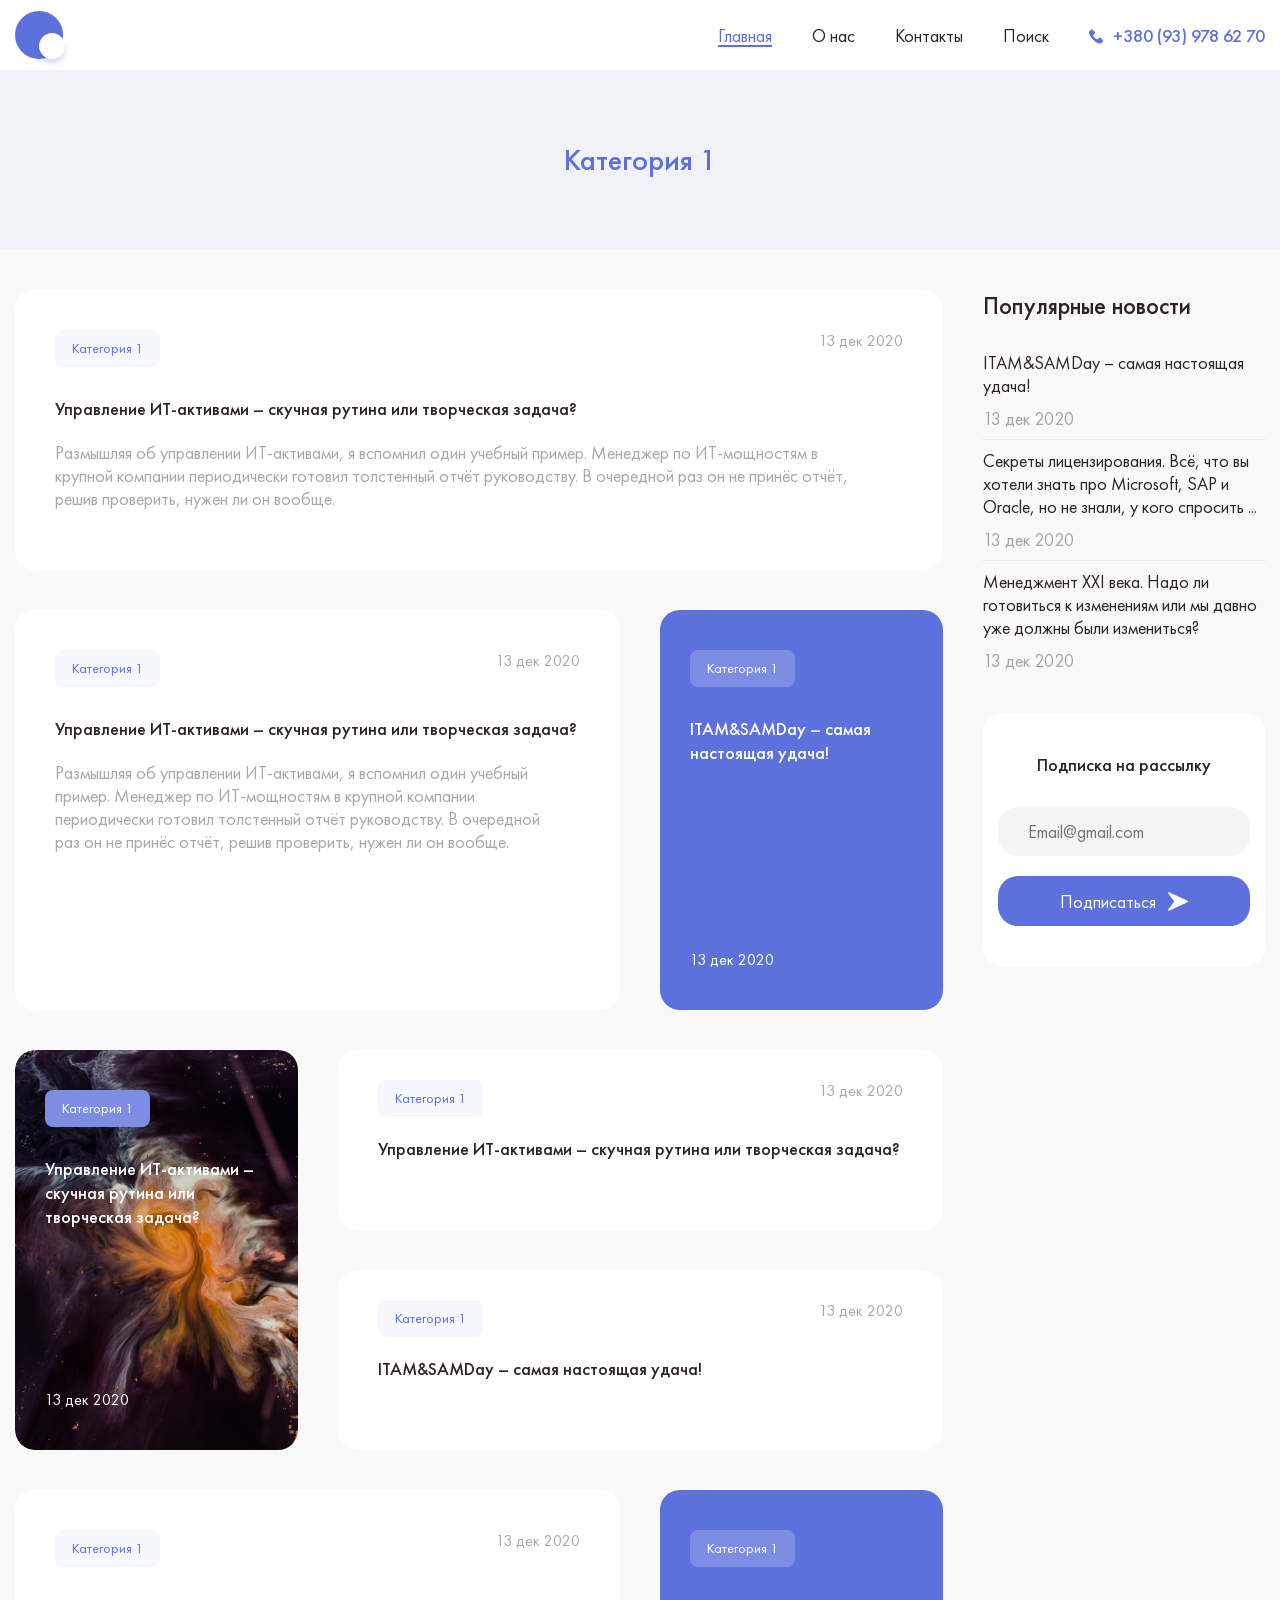
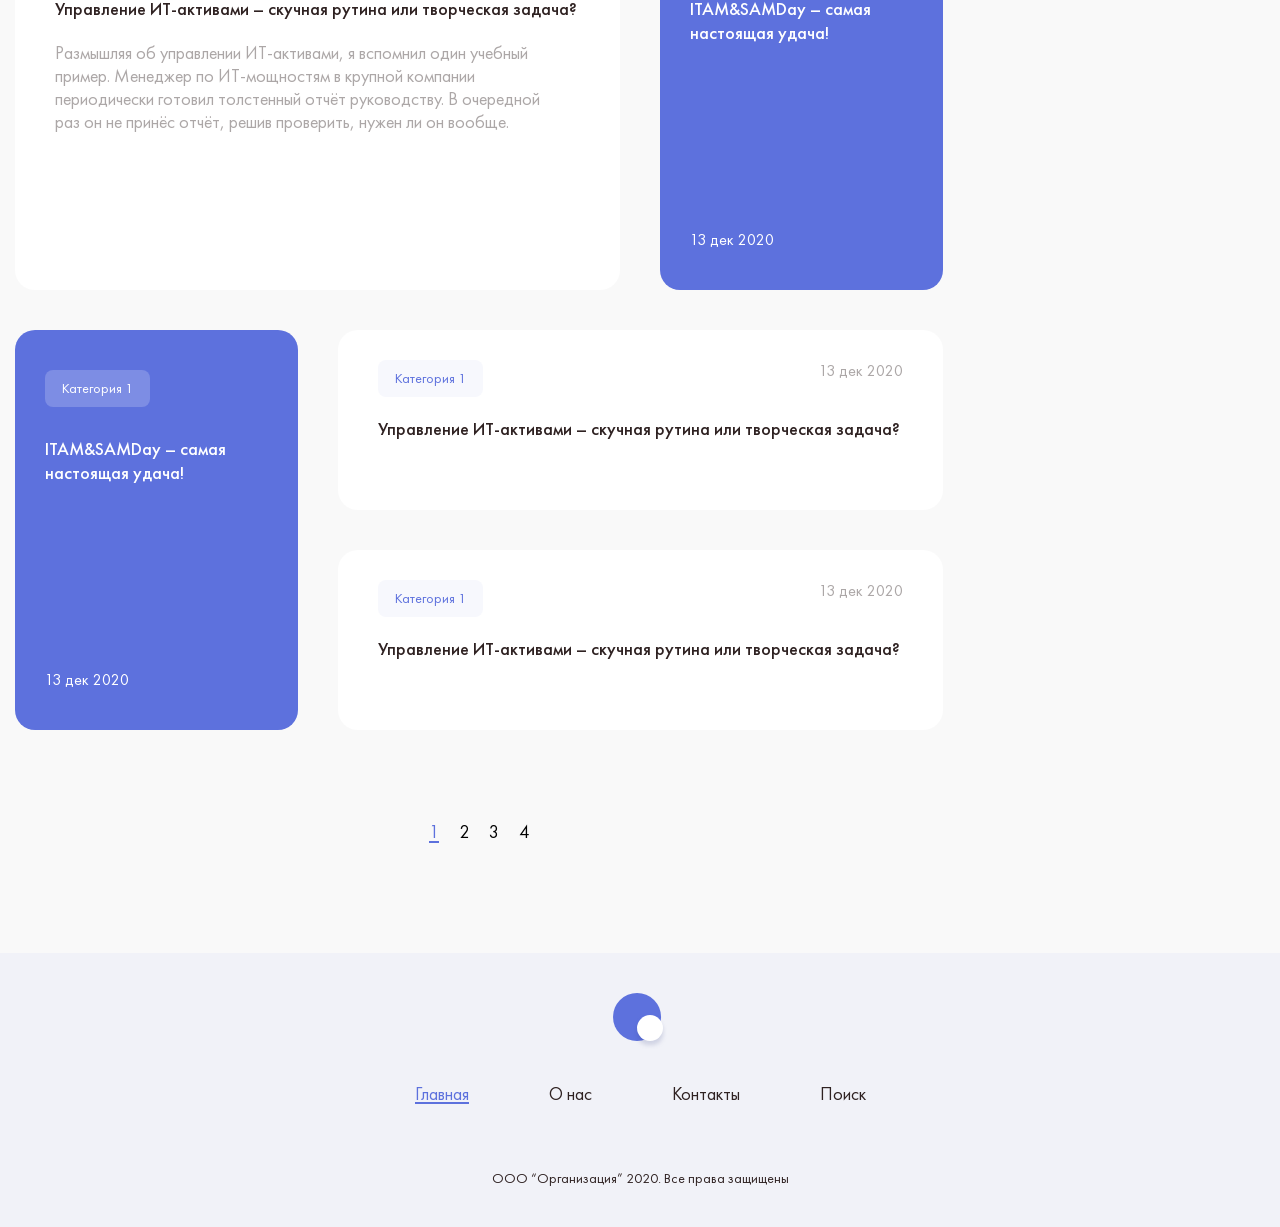
<file: wp-blog/category.html>
<!DOCTYPE html>
<html lang="ru">
<head>
    <meta charset="UTF-8">
    <meta http-equiv="X-UA-Compatible" content="IE=edge">
    <meta name="viewport" content="width=device-width, initial-scale=1.0">
    <title>Главная | Блог</title>
    <link rel="stylesheet" href="css/normalize.css">
    <link rel="stylesheet" href="css/style.css">
    <link rel="stylesheet" href="css/category.css">
    <link rel="stylesheet" href="css/media.css">
</head>
<body>
    <header class="header">
        <div class="container header__container">
            <a href="#" class="logo header__logo">
                <img src="img/logo.svg" alt="Logo">
            </a>
            <div class="header__right">
                <nav class="nav header__nav">
                    <ul class="nav__list list-reset">
                        <li class="nav__item"><a class="nav__link nav__link--current">Главная</a></li>
                        <li class="nav__item"><a class="nav__link">О нас</a></li>
                        <li class="nav__item"><a class="nav__link">Контакты</a></li>
                        <li class="nav__item"><a class="nav__link">Поиск</a></li>
                    </ul>
                </nav>
                <a href="tel:+380939786270" class="phone">+380 (93) 978 62 70</a>
            </div>
        </div>
    </header>
    <main class="main">
        <section class="category-banner">
            <h1 class="category-banner__title">Категория 1</h1>
        </section>
        <section class="content">
            <h2 class="visually-hidden">Статьи</h2>
            <div class="container content__container">
                <div class="posts">
                    <article class="blog-post blog-post--main">
                        <a href="#" class="blog-post__category">Категория 1</a>
                        <h3 class="blog-post__title blog-title">
                            <a href="#" class="blog-post__link"> Управление ИТ-активами – скучная рутина или творческая задача?</a>
                        </h3>
                        <p class="blog-post__descr">
                            Размышляя об управлении ИТ-активами, я вспомнил один учебный пример. Менеджер по ИТ-мощностям в
                            крупной компании периодически готовил толстенный отчёт руководству. В очередной раз он не принёс
                            отчёт, решив проверить, нужен ли он вообще. 
                        </p>
                        <time class="blog-post__date">13 дек 2020</time>
                    </article>
                    <ul class="post-grid list-reset">
                        <li class="post-grid__item">
                            <article class="blog-post">
                                <a href="#" class="blog-post__category">Категория 1</a>
                                <h3 class="blog-post__title blog-title">
                                    <a href="#" class="blog-post__link"> Управление ИТ-активами – скучная рутина или творческая задача?</a>
                                </h3>
                                <p class="blog-post__descr">
                                    Размышляя об управлении ИТ-активами, я вспомнил один учебный пример. Менеджер по ИТ-мощностям в
                                    крупной компании периодически готовил толстенный отчёт руководству. В очередной раз он не принёс
                                    отчёт, решив проверить, нужен ли он вообще. 
                                </p>
                                <time class="blog-post__date">13 дек 2020</time>
                            </article>
                        </li>
                        <li class="post-grid__item">
                            <article class="blog-post">
                                <a href="#" class="blog-post__category">Категория 1</a>
                                <h3 class="blog-post__title blog-title">
                                    <a href="#" class="blog-post__link">ITAM&SAMDay – самая настоящая удача!</a>
                                </h3>
                                <time class="blog-post__date">13 дек 2020</time>
                            </article>
                        </li>
                        <li class="post-grid__item">
                            <article class="blog-post" style="background-image:url('img/post-bg.jpg');">
                                <a href="#" class="blog-post__category">Категория 1</a>
                                <h3 class="blog-post__title blog-title">
                                    <a href="#" class="blog-post__link">Управление ИТ-активами – скучная рутина или творческая задача?</a>
                                </h3>
                                <time class="blog-post__date">13 дек 2020</time>
                            </article>
                        </li>
                        <li class="post-grid__item">
                            <article class="blog-post">
                                <a href="#" class="blog-post__category">Категория 1</a>
                                <h3 class="blog-post__title blog-title">
                                    <a href="#" class="blog-post__link"> Управление ИТ-активами – скучная рутина или творческая задача?</a>
                                </h3>
                                <time class="blog-post__date">13 дек 2020</time>
                            </article>
                        </li>
                        <li class="post-grid__item">
                            <article class="blog-post">
                                <a href="#" class="blog-post__category">Категория 1</a>
                                <h3 class="blog-post__title blog-title">
                                    <a href="#" class="blog-post__link"> ITAM&SAMDay – самая настоящая удача!</a>
                                </h3>
                                <time class="blog-post__date">13 дек 2020</time>
                            </article>
                        </li>
                        <!--second category-->
                        <li class="post-grid__item">
                            <article class="blog-post">
                                <a href="#" class="blog-post__category">Категория 1</a>
                                <h3 class="blog-post__title blog-title">
                                    <a href="#" class="blog-post__link"> Управление ИТ-активами – скучная рутина или творческая задача?</a>
                                </h3>
                                <p class="blog-post__descr">
                                    Размышляя об управлении ИТ-активами, я вспомнил один учебный пример. Менеджер по ИТ-мощностям в
                                    крупной компании периодически готовил толстенный отчёт руководству. В очередной раз он не принёс
                                    отчёт, решив проверить, нужен ли он вообще. 
                                </p>
                                <time class="blog-post__date">13 дек 2020</time>
                            </article>
                        </li>
                        <li class="post-grid__item">
                            <article class="blog-post">
                                <a href="#" class="blog-post__category">Категория 1</a>
                                <h3 class="blog-post__title blog-title">ITAM&SAMDay – самая настоящая удача!</h3>
                                <time class="blog-post__date">13 дек 2020</time>
                            </article>
                        </li>
                        <li class="post-grid__item">
                            <article class="blog-post" style="background-image:url('');">
                                <a href="#" class="blog-post__category">Категория 1</a>
                                <h3 class="blog-post__title blog-title">
                                    <a href="#" class="blog-post__link">ITAM&SAMDay – самая настоящая удача!</a>
                                </h3>
                                <time class="blog-post__date">13 дек 2020</time>
                            </article>
                        </li>
                        <li class="post-grid__item">
                            <article class="blog-post">
                                <a href="#" class="blog-post__category">Категория 1</a>
                                <h3 class="blog-post__title blog-title">
                                    <a href="#" class="blog-post__link"> Управление ИТ-активами – скучная рутина или творческая задача?</a>
                                </h3>
                                <time class="blog-post__date">13 дек 2020</time>
                            </article>
                        </li>
                        <li class="post-grid__item">
                            <article class="blog-post">
                                <a href="#" class="blog-post__category">Категория 1</a>
                                <h3 class="blog-post__title blog-title">
                                    <a href="#" class="blog-post__link"> Управление ИТ-активами – скучная рутина или творческая задача?</a>
                                </h3>
                                <time class="blog-post__date">13 дек 2020</time>
                            </article>
                        </li>
                    </ul>
                    <ul class="pagination list-reset">
                        <li class="pagination__item">
                            <a class="pagination__link pagination__link--current">1</a>
                        </li>
                        <li class="pagination__item">
                            <a href="#" class="pagination__link">2</a>
                        </li>
                        <li class="pagination__item">
                            <a href="#" class="pagination__link">3</a>
                        </li>
                        <li class="pagination__item">
                            <a href="#" class="pagination__link">4</a>
                        </li>
                    </ul>
                </div>
                <aside class="sidebar">
                    <div class="popular-posts">
                        <h3 class="popular-posts__title">Популярные новости</h3>
                        <ul class="popular-posts__list list-reset">
                            <li class="popular-posts__item">
                                <article class="blog-post popular-posts__article">
                                    <h3 class="blog-post__title blog-title">
                                        <a href="#" class="blog-post__link">ITAM&SAMDay – самая настоящая удача!</a>                  
                                    </h3>
                                    <time class="blog-post__date">13 дек 2020</time>
                                </article>
                            </li>
                            <li class="popular-posts__item">
                                <article class="blog-post popular-posts__article">
                                    <h3 class="blog-post__title blog-title">
                                        <a href="#" class="blog-post__link">Секреты лицензирования. Всё, что вы хотели знать про Microsoft, SAP и Oracle, но не знали, у кого спросить ...</a>
                                    </h3>
                                    <time class="blog-post__date">13 дек 2020</time>
                                </article>
                            </li>
                            <li class="popular-posts__item">
                                <article class="blog-post popular-posts__article">
                                    <h3 class="blog-post__title blog-title">
                                        <a href="#" class="blog-post__link">Менеджмент XXI века. Надо ли готовиться к изменениям или мы давно уже должны были измениться?</a>
                                    </h3>
                                    <time class="blog-post__date">13 дек 2020</time>
                                </article>
                            </li>
                        </ul>
                    </div>
                    <div class="subscribe">
                        <h3 class="subscribe__title blog-title">Подписка на рассылку</h3>
                        <form action="#" class="subscribe__form sub-form">
                            <input type="email" class="sub-form__input form-input" placeholder="Email@gmail.com">
                            <button class="sub-form__btn form-btn btn-reset">
                                <span>Подписаться</span> 
                                <svg width="20" height="19" viewBox="0 0 20 19" fill="none" xmlns="http://www.w3.org/2000/svg">
                                    <path d="M19.5857 8.85046L1.01474 0.279244C0.719033 0.144962 0.366184 0.22496 0.160475 0.479239C-0.046663 0.733519 -0.0538057 1.09494 0.143332 1.35636L6.25033 9.49902L0.143332 17.6417C-0.0538057 17.9031 -0.046663 18.2659 0.159046 18.5188C0.297614 18.6917 0.504752 18.7845 0.714747 18.7845C0.816173 18.7845 0.917599 18.7631 1.01331 18.7188L19.5843 10.1476C19.8386 10.0304 20 9.77758 20 9.49902C20 9.22045 19.8386 8.9676 19.5857 8.85046Z" fill="white"/>
                                </svg>                                    
                            </button>
                        </form>
                    </div>
                </aside>
            </div>
        </section>
    </main>
    <footer class="footer">
        <div class="container footer__container">
            <a href="#" class="logo footer__logo">
                <img src="img/logo.svg" alt="Logo">
            </a>
            <nav class="nav footer__nav">
                <ul class="nav__list list-reset">
                    <li class="nav__item"><a class="nav__link nav__link--current">Главная</a></li>
                    <li class="nav__item"><a class="nav__link">О нас</a></li>
                    <li class="nav__item"><a class="nav__link">Контакты</a></li>
                    <li class="nav__item"><a class="nav__link">Поиск</a></li>
                </ul>
            </nav>
            <small class="footer__copy">ООО “Организация” 2020. Все права защищены</small>
        </div>
    </footer>
</body>
</html>
</file>
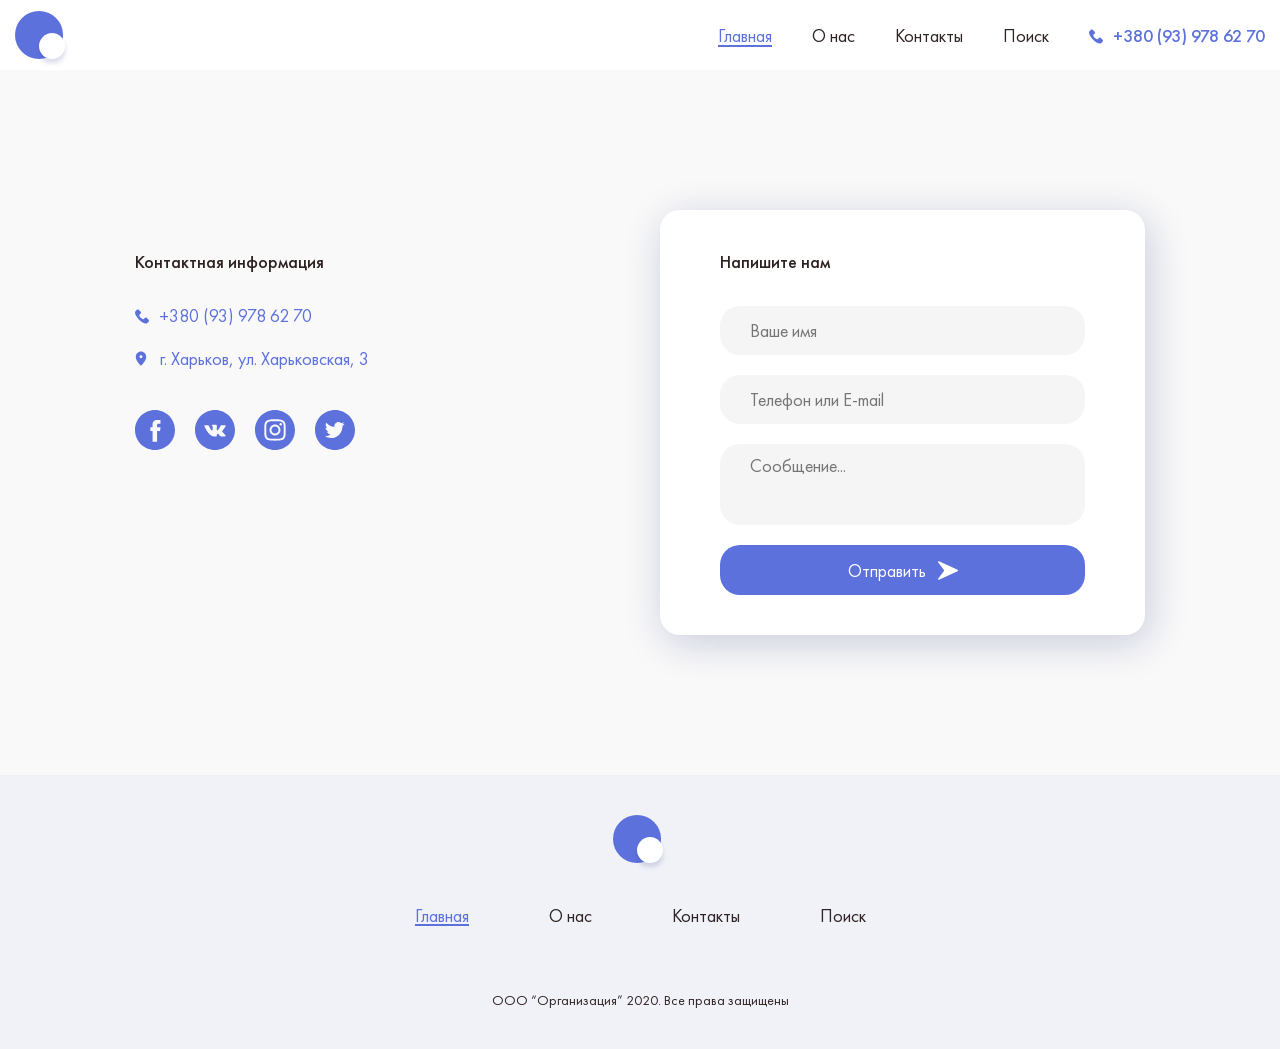
<file: wp-blog/contacts.html>
<!DOCTYPE html>
<html lang="ru">
<head>
    <meta charset="UTF-8">
    <meta http-equiv="X-UA-Compatible" content="IE=edge">
    <meta name="viewport" content="width=device-width, initial-scale=1.0">
    <title>Главная | Блог</title>
    <link rel="stylesheet" href="css/normalize.css">
    <link rel="stylesheet" href="css/style.css">
    <link rel="stylesheet" href="css/contacts.css">
    <link rel="stylesheet" href="css/media.css">
</head>
<body>
    <header class="header">
        <div class="container header__container">
            <a href="#" class="logo header__logo">
                <img src="img/logo.svg" alt="Logo">
            </a>
            <div class="header__right">
                <nav class="nav header__nav">
                    <ul class="nav__list list-reset">
                        <li class="nav__item"><a class="nav__link nav__link--current">Главная</a></li>
                        <li class="nav__item"><a class="nav__link">О нас</a></li>
                        <li class="nav__item"><a class="nav__link">Контакты</a></li>
                        <li class="nav__item"><a class="nav__link">Поиск</a></li>
                    </ul>
                </nav>
                <a href="tel:+380939786270" class="phone">+380 (93) 978 62 70</a>
            </div>
        </div>
    </header>
    <main class="main">
        <section class="contacts">
            <div class="container contacts__container">
                <h1 class="visually-hidden"></h1>
                <div class="contacts__left">
                    <h2 class="contacts__title blog-title">Контактная информация</h2>
                    <a href="tel:+380939786270" class="phone phone--contacts">+380 (93) 978 62 70</a>
                    <address class="address">г. Харьков, ул. Харьковская, 3</address>
                    <ul class="social list-reset">
                        <li class="social__item">
                            <a href="#" class="social__link social__link--fb" aria-label="Наш фейсбук"></a>
                        </li>
                        <li class="social__item">
                            <a href="#" class="social__link social__link--vk" aria-label="Наш вконтакте"></a>
                        </li>
                        <li class="social__item">
                            <a href="#" class="social__link social__link--insta" aria-label="Наш инстаграм"></a>
                        </li>
                        <li class="social__item">
                            <a href="#" class="social__link social__link--tw" aria-label="Наш твиттер"></a>
                        </li>
                    </ul>
                </div>
                <div class="contacts__right">
                    <div class="contacts-form-wrapper">
                        <h2 class="contacts__title blog-title">Напишите нам</h2>
                        <form action="#" class="callback-form">
                            <input type="text" class="form-input callback-form__input" placeholder="Ваше имя">
                            <input type="tel" class="form-input callback-form__input" placeholder="Телефон или E-mail">
                            <textarea class="form-input callback-form__textarea" placeholder="Сообщение..."></textarea>
                            <button class="callback-form__btn form-btn btn-reset">
                                <span>Отправить</span> 
                                <svg width="20" height="19" viewBox="0 0 20 19" fill="none" xmlns="http://www.w3.org/2000/svg">
                                    <path d="M19.5857 8.85046L1.01474 0.279244C0.719033 0.144962 0.366184 0.22496 0.160475 0.479239C-0.046663 0.733519 -0.0538057 1.09494 0.143332 1.35636L6.25033 9.49902L0.143332 17.6417C-0.0538057 17.9031 -0.046663 18.2659 0.159046 18.5188C0.297614 18.6917 0.504752 18.7845 0.714747 18.7845C0.816173 18.7845 0.917599 18.7631 1.01331 18.7188L19.5843 10.1476C19.8386 10.0304 20 9.77758 20 9.49902C20 9.22045 19.8386 8.9676 19.5857 8.85046Z" fill="white"/>
                                </svg>                                    
                            </button>
                        </form>
                    </div>        
                </div> 
            </div>
        </section>
    </main>
    <footer class="footer">
        <div class="container footer__container">
            <a href="#" class="logo footer__logo">
                <img src="img/logo.svg" alt="Logo">
            </a>
            <nav class="nav footer__nav">
                <ul class="nav__list list-reset">
                    <li class="nav__item"><a class="nav__link nav__link--current">Главная</a></li>
                    <li class="nav__item"><a class="nav__link">О нас</a></li>
                    <li class="nav__item"><a class="nav__link">Контакты</a></li>
                    <li class="nav__item"><a class="nav__link">Поиск</a></li>
                </ul>
            </nav>
            <small class="footer__copy">ООО “Организация” 2020. Все права защищены</small>
        </div>
    </footer>
</body>
</html>
</file>
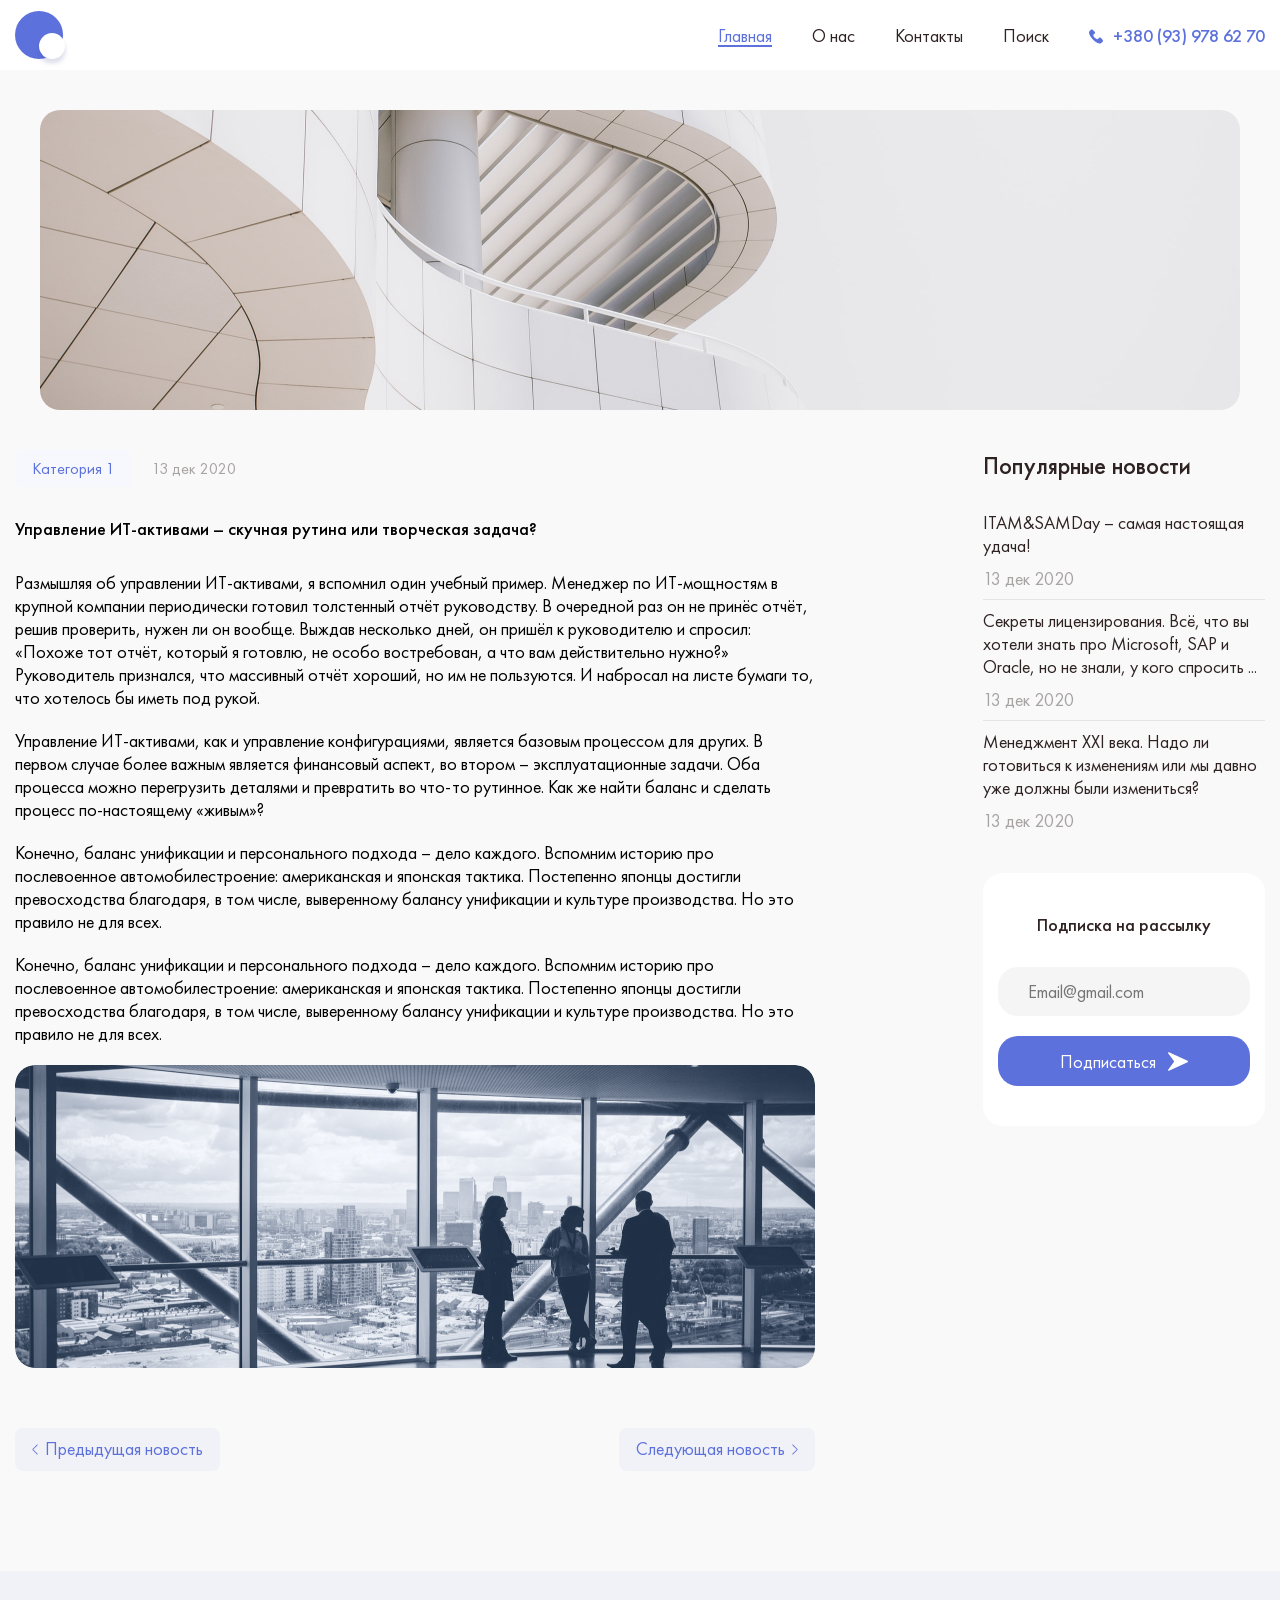
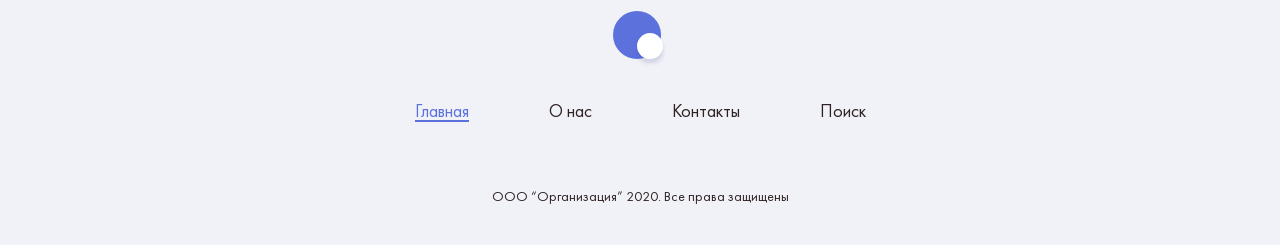
<file: wp-blog/post.html>
<!DOCTYPE html>
<html lang="ru">
<head>
    <meta charset="UTF-8">
    <meta http-equiv="X-UA-Compatible" content="IE=edge">
    <meta name="viewport" content="width=device-width, initial-scale=1.0">
    <title>Пост | Блог</title>
    <link rel="stylesheet" href="css/normalize.css">
    <link rel="stylesheet" href="css/style.css">
    <link rel="stylesheet" href="css/post.css">
    <link rel="stylesheet" href="css/media.css">
</head>
<body>
    <header class="header">
        <div class="container header__container">
            <a href="#" class="logo header__logo">
                <img src="img/logo.svg" alt="Logo">
            </a>
            <div class="header__right">
                <nav class="nav header__nav">
                    <ul class="nav__list list-reset">
                        <li class="nav__item"><a class="nav__link nav__link--current">Главная</a></li>
                        <li class="nav__item"><a class="nav__link">О нас</a></li>
                        <li class="nav__item"><a class="nav__link">Контакты</a></li>
                        <li class="nav__item"><a class="nav__link">Поиск</a></li>
                    </ul>
                </nav>
                <a href="tel:+380939786270" class="phone">+380 (93) 978 62 70</a>
            </div>
        </div>
    </header>
    <main class="main">
        <div class="post-banner">
            <div class="container post-banner__container" style="background-image: url(img/post-banner.jpg);"></div>
        </div>
        <section class="post-content">
            <div class="container post-content__container">
                <div class="post-wrapper">
                    <div class="post">
                        <div class="post-meta">
                            <a href="#" class="post-category">Категория 1</a>
                            <time class="post-date">13 дек 2020</time>
                        </div>
                        <h1 class="blog-title post-title">Управление ИТ-активами – скучная рутина или творческая задача?</h1>
                        <p>Размышляя об управлении ИТ-активами, я вспомнил один учебный пример. Менеджер по ИТ-мощностям в крупной компании периодически готовил толстенный отчёт руководству. В очередной раз он не принёс отчёт, решив проверить, нужен ли он вообще. Выждав несколько дней, он пришёл к руководителю и спросил: «Похоже тот отчёт, который я готовлю, не особо востребован, а что вам действительно нужно?» Руководитель признался, что массивный отчёт хороший, но им не пользуются. И набросал на листе бумаги то, что хотелось бы иметь под рукой.</p> 
                        <p>Управление ИТ-активами, как и управление конфигурациями, является базовым процессом для других. В первом случае более важным является финансовый аспект, во втором – эксплуатационные задачи. Оба процесса можно перегрузить деталями и превратить во что-то рутинное. Как же найти баланс и сделать процесс по-настоящему «живым»?</p>
                        <p>Конечно, баланс унификации и персонального подхода – дело каждого. Вспомним историю про послевоенное автомобилестроение: американская и японская тактика. Постепенно японцы достигли превосходства благодаря, в том числе, выверенному балансу унификации и культуре производства. Но это правило не для всех.</p>
                        <p>Конечно, баланс унификации и персонального подхода – дело каждого. Вспомним историю про послевоенное автомобилестроение: американская и японская тактика. Постепенно японцы достигли превосходства благодаря, в том числе, выверенному балансу унификации и культуре производства. Но это правило не для всех.</p>
                        <img src="img/post-img.jpg" alt="banner">
                    </div>
                    <div class="post-links">
                        <a href="#" class="post-links__link post-links__link--prev">
                            <svg width="6" height="11" viewBox="0 0 6 11" fill="none" xmlns="http://www.w3.org/2000/svg">
                                <path d="M0.413444 5.22558L5.03874 0.613083C5.19028 0.462049 5.43563 0.462303 5.58692 0.613865C5.73809 0.765407 5.7377 1.01089 5.58614 1.16205L1.23616 5.50002L5.58629 9.83797C5.73784 9.98914 5.73823 10.2345 5.58708 10.386C5.51124 10.462 5.41188 10.5 5.31253 10.5C5.21342 10.5 5.11446 10.4623 5.03876 10.3868L0.413444 5.77443C0.340456 5.70181 0.299499 5.60299 0.299499 5.50002C0.299499 5.39705 0.340573 5.29834 0.413444 5.22558Z" fill="#5D71DD"/>
                            </svg>   
                            <span>Предыдущая новость</span> 
                        </a>
                        <a href="#" class="post-links__link post-links__link--next">
                            <span>Следующая новость</span> 
                            <svg width="6" height="11" viewBox="0 0 6 11" fill="none" xmlns="http://www.w3.org/2000/svg">
                                <path d="M5.58656 5.22558L0.961262 0.613083C0.80972 0.462049 0.56437 0.462303 0.413081 0.613865C0.26191 0.765407 0.2623 1.01089 0.413862 1.16205L4.76384 5.50002L0.413706 9.83797C0.262164 9.98914 0.261773 10.2345 0.412925 10.386C0.488764 10.462 0.58812 10.5 0.687475 10.5C0.786576 10.5 0.88554 10.4623 0.961243 10.3868L5.58656 5.77443C5.65954 5.70181 5.7005 5.60299 5.7005 5.50002C5.7005 5.39705 5.65943 5.29834 5.58656 5.22558Z" fill="#5D71DD"/>
                            </svg>  
                        </a>
                    </div>
                </div>
                <aside class="sidebar">
                    <div class="popular-posts">
                        <h3 class="popular-posts__title">Популярные новости</h3>
                        <ul class="popular-posts__list list-reset">
                            <li class="popular-posts__item">
                                <article class="blog-post popular-posts__article">
                                    <h3 class="blog-post__title blog-title">
                                        <a href="#" class="blog-post__link">ITAM&SAMDay – самая настоящая удача!</a>                  
                                    </h3>
                                    <time class="blog-post__date">13 дек 2020</time>
                                </article>
                            </li>
                            <li class="popular-posts__item">
                                <article class="blog-post popular-posts__article">
                                    <h3 class="blog-post__title blog-title">
                                        <a href="#" class="blog-post__link">Секреты лицензирования. Всё, что вы хотели знать про Microsoft, SAP и Oracle, но не знали, у кого спросить ...</a>
                                    </h3>
                                    <time class="blog-post__date">13 дек 2020</time>
                                </article>
                            </li>
                            <li class="popular-posts__item">
                                <article class="blog-post popular-posts__article">
                                    <h3 class="blog-post__title blog-title">
                                        <a href="#" class="blog-post__link">Менеджмент XXI века. Надо ли готовиться к изменениям или мы давно уже должны были измениться?</a>
                                    </h3>
                                    <time class="blog-post__date">13 дек 2020</time>
                                </article>
                            </li>
                        </ul>
                    </div>
                    <div class="subscribe">
                        <h3 class="subscribe__title blog-title">Подписка на рассылку</h3>
                        <form action="#" class="subscribe__form sub-form">
                            <input type="email" class="sub-form__input form-input" placeholder="Email@gmail.com">
                            <button class="sub-form__btn form-btn btn-reset">
                                <span>Подписаться</span> 
                                <svg width="20" height="19" viewBox="0 0 20 19" fill="none" xmlns="http://www.w3.org/2000/svg">
                                    <path d="M19.5857 8.85046L1.01474 0.279244C0.719033 0.144962 0.366184 0.22496 0.160475 0.479239C-0.046663 0.733519 -0.0538057 1.09494 0.143332 1.35636L6.25033 9.49902L0.143332 17.6417C-0.0538057 17.9031 -0.046663 18.2659 0.159046 18.5188C0.297614 18.6917 0.504752 18.7845 0.714747 18.7845C0.816173 18.7845 0.917599 18.7631 1.01331 18.7188L19.5843 10.1476C19.8386 10.0304 20 9.77758 20 9.49902C20 9.22045 19.8386 8.9676 19.5857 8.85046Z" fill="white"/>
                                </svg>                                    
                            </button>
                        </form>
                    </div>
                </aside>
            </div>
        </section>
    </main>
    <footer class="footer">
        <div class="container footer__container">
            <a href="#" class="logo footer__logo">
                <img src="img/logo.svg" alt="Logo">
            </a>
            <nav class="nav footer__nav">
                <ul class="nav__list list-reset">
                    <li class="nav__item"><a class="nav__link nav__link--current">Главная</a></li>
                    <li class="nav__item"><a class="nav__link">О нас</a></li>
                    <li class="nav__item"><a class="nav__link">Контакты</a></li>
                    <li class="nav__item"><a class="nav__link">Поиск</a></li>
                </ul>
            </nav>
            <small class="footer__copy">ООО “Организация” 2020. Все права защищены</small>
        </div>
    </footer>
</body>
</html>
</file>
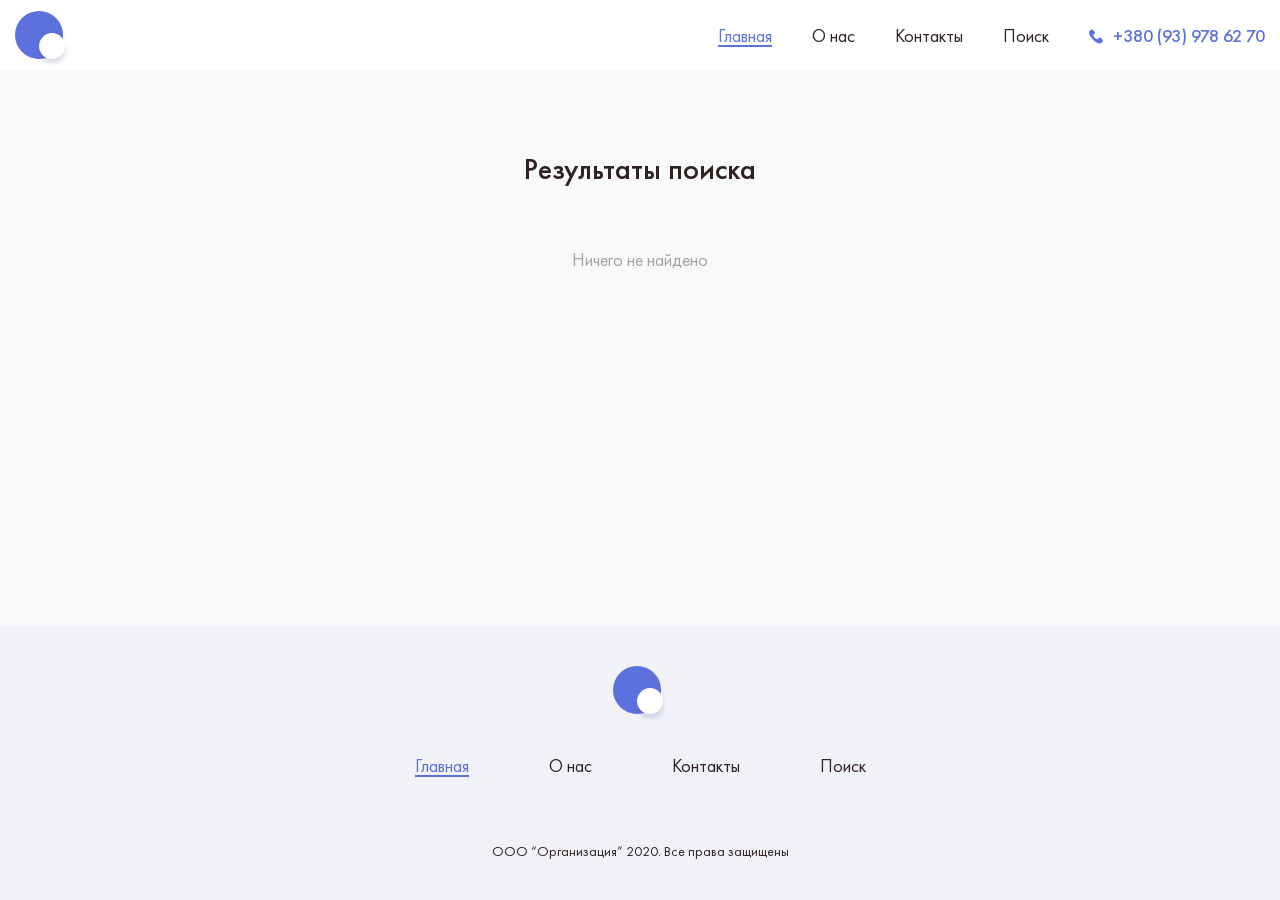
<file: wp-blog/search-not-found.html>
<!DOCTYPE html>
<html lang="ru">
<head>
    <meta charset="UTF-8">
    <meta http-equiv="X-UA-Compatible" content="IE=edge">
    <meta name="viewport" content="width=device-width, initial-scale=1.0">
    <title>Главная | Блог</title>
    <link rel="stylesheet" href="css/normalize.css">
    <link rel="stylesheet" href="css/style.css">
    <link rel="stylesheet" href="css/search.css">
</head>
<body>
    <div class="footer-bottom">
        <header class="header">
            <div class="container header__container">
                <a href="#" class="logo header__logo">
                    <img src="img/logo.svg" alt="Logo">
                </a>
                <div class="header__right">
                    <nav class="nav header__nav">
                        <ul class="nav__list list-reset">
                            <li class="nav__item"><a class="nav__link nav__link--current">Главная</a></li>
                            <li class="nav__item"><a class="nav__link">О нас</a></li>
                            <li class="nav__item"><a class="nav__link">Контакты</a></li>
                            <li class="nav__item"><a class="nav__link">Поиск</a></li>
                        </ul>
                    </nav>
                    <a href="tel:+380939786270" class="phone">+380 (93) 978 62 70</a>
                </div>
            </div>
        </header>
        <main class="main">
            <section class="search-blocks">
                <div class="container search-blocks__container">
                    <h1 class="search-blocks__title blog-title">Результаты поиска</h1>
                    <span class="not-found-text">Ничего не найдено</span>
                </div>
            </section>
        </main>
        <footer class="footer">
            <div class="container footer__container">
                <a href="#" class="logo footer__logo">
                    <img src="img/logo.svg" alt="Logo">
                </a>
                <nav class="nav footer__nav">
                    <ul class="nav__list list-reset">
                        <li class="nav__item"><a class="nav__link nav__link--current">Главная</a></li>
                        <li class="nav__item"><a class="nav__link">О нас</a></li>
                        <li class="nav__item"><a class="nav__link">Контакты</a></li>
                        <li class="nav__item"><a class="nav__link">Поиск</a></li>
                    </ul>
                </nav>
                <small class="footer__copy">ООО “Организация” 2020. Все права защищены</small>
            </div>
        </footer>
    </div>
    
</body>
</html>
</file>
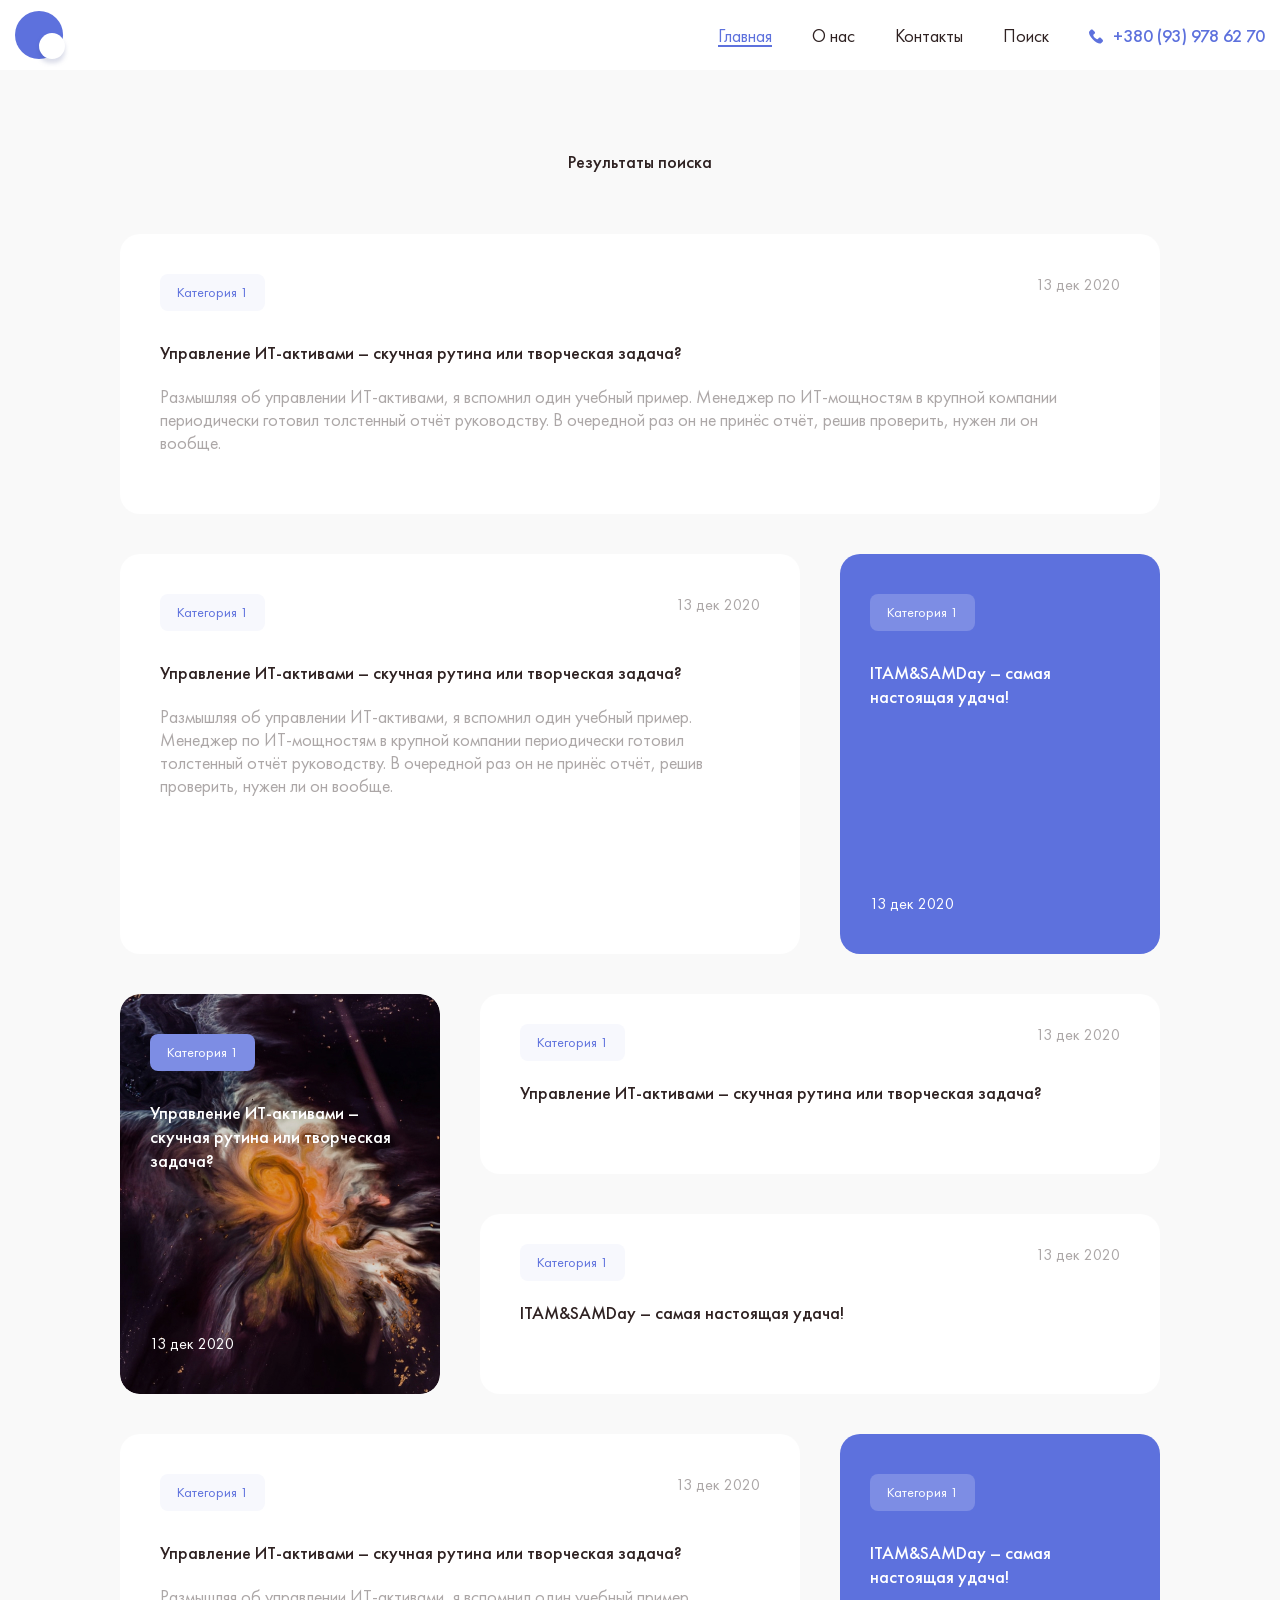
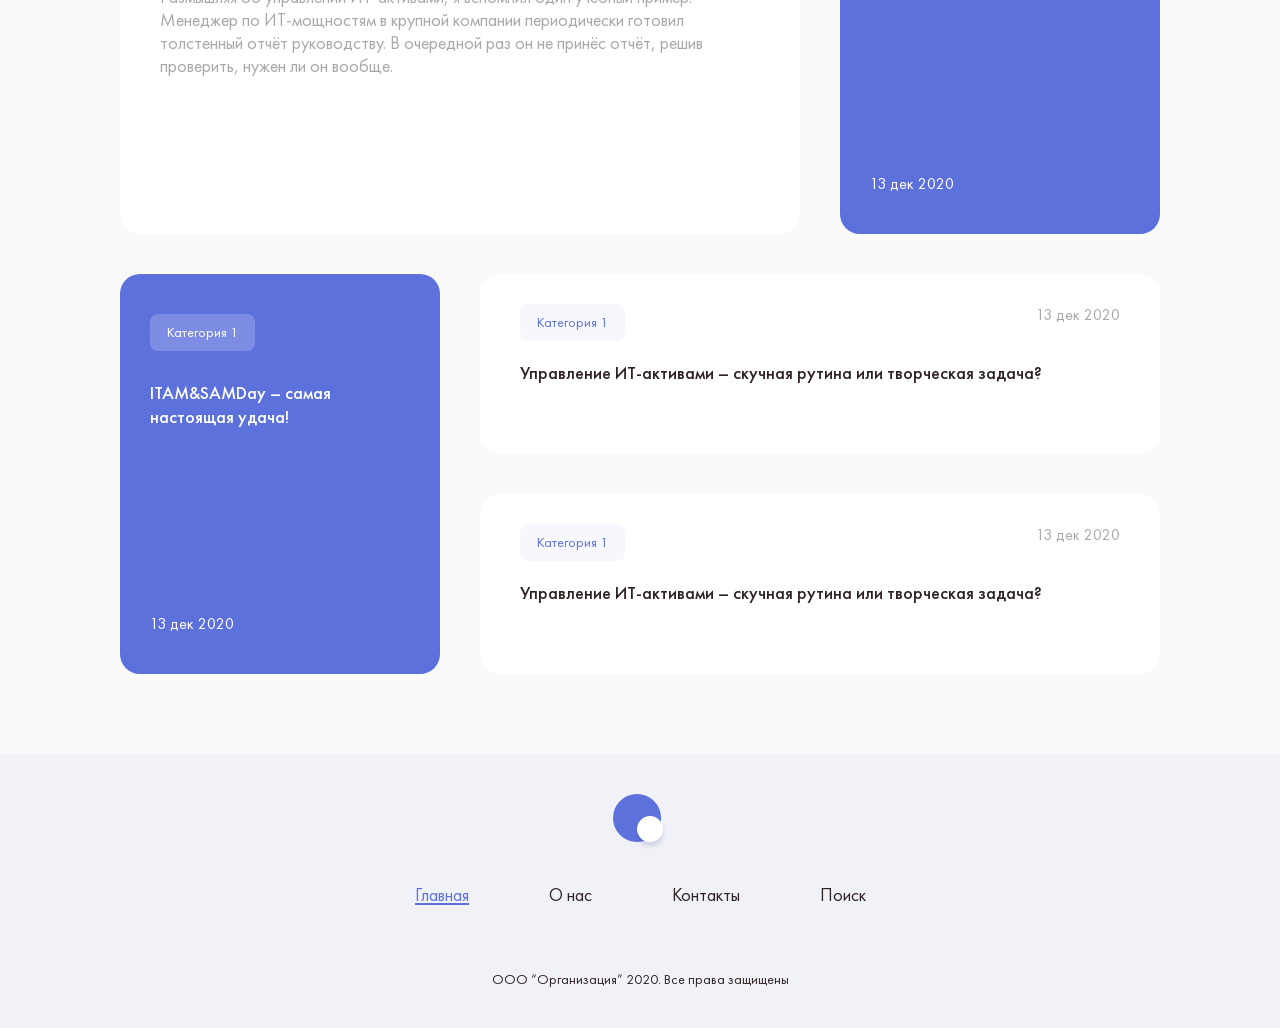
<file: wp-blog/search.html>
<!DOCTYPE html>
<html lang="ru">
<head>
    <meta charset="UTF-8">
    <meta http-equiv="X-UA-Compatible" content="IE=edge">
    <meta name="viewport" content="width=device-width, initial-scale=1.0">
    <title>Главная | Блог</title>
    <link rel="stylesheet" href="css/normalize.css">
    <link rel="stylesheet" href="css/style.css">
    <link rel="stylesheet" href="css/search.css">
    <link rel="stylesheet" href="css/media.css">
</head>
<body>
    <header class="header">
        <div class="container header__container">
            <a href="#" class="logo header__logo">
                <img src="img/logo.svg" alt="Logo">
            </a>
            <div class="header__right">
                <nav class="nav header__nav">
                    <ul class="nav__list list-reset">
                        <li class="nav__item"><a class="nav__link nav__link--current">Главная</a></li>
                        <li class="nav__item"><a class="nav__link">О нас</a></li>
                        <li class="nav__item"><a class="nav__link">Контакты</a></li>
                        <li class="nav__item"><a class="nav__link">Поиск</a></li>
                    </ul>
                </nav>
                <a href="tel:+380939786270" class="phone">+380 (93) 978 62 70</a>
            </div>
        </div>
    </header>
    <main class="main">
        <section class="search-blocks">
            <div class="container search-blocks__container">
                <h1 class="search-blocks__title blog-title">Результаты поиска</h1>
                <div class="posts">
                    <article class="blog-post blog-post--main">
                        <a href="#" class="blog-post__category">Категория 1</a>
                        <h3 class="blog-post__title blog-title">
                            <a href="#" class="blog-post__link"> Управление ИТ-активами – скучная рутина или творческая задача?</a>
                        </h3>
                        <p class="blog-post__descr">
                            Размышляя об управлении ИТ-активами, я вспомнил один учебный пример. Менеджер по ИТ-мощностям в
                            крупной компании периодически готовил толстенный отчёт руководству. В очередной раз он не принёс
                            отчёт, решив проверить, нужен ли он вообще. 
                        </p>
                        <time class="blog-post__date">13 дек 2020</time>
                    </article>
                    <ul class="post-grid list-reset">
                        <li class="post-grid__item">
                            <article class="blog-post">
                                <a href="#" class="blog-post__category">Категория 1</a>
                                <h3 class="blog-post__title blog-title">
                                    <a href="#" class="blog-post__link"> Управление ИТ-активами – скучная рутина или творческая задача?</a>
                                </h3>
                                <p class="blog-post__descr">
                                    Размышляя об управлении ИТ-активами, я вспомнил один учебный пример. Менеджер по ИТ-мощностям в
                                    крупной компании периодически готовил толстенный отчёт руководству. В очередной раз он не принёс
                                    отчёт, решив проверить, нужен ли он вообще. 
                                </p>
                                <time class="blog-post__date">13 дек 2020</time>
                            </article>
                        </li>
                        <li class="post-grid__item">
                            <article class="blog-post">
                                <a href="#" class="blog-post__category">Категория 1</a>
                                <h3 class="blog-post__title blog-title">
                                    <a href="#" class="blog-post__link">ITAM&SAMDay – самая настоящая удача!</a>
                                </h3>
                                <time class="blog-post__date">13 дек 2020</time>
                            </article>
                        </li>
                        <li class="post-grid__item">
                            <article class="blog-post" style="background-image:url('img/post-bg.jpg');">
                                <a href="#" class="blog-post__category">Категория 1</a>
                                <h3 class="blog-post__title blog-title">
                                    <a href="#" class="blog-post__link">Управление ИТ-активами – скучная рутина или творческая задача?</a>
                                </h3>
                                <time class="blog-post__date">13 дек 2020</time>
                            </article>
                        </li>
                        <li class="post-grid__item">
                            <article class="blog-post">
                                <a href="#" class="blog-post__category">Категория 1</a>
                                <h3 class="blog-post__title blog-title">
                                    <a href="#" class="blog-post__link"> Управление ИТ-активами – скучная рутина или творческая задача?</a>
                                </h3>
                                <time class="blog-post__date">13 дек 2020</time>
                            </article>
                        </li>
                        <li class="post-grid__item">
                            <article class="blog-post">
                                <a href="#" class="blog-post__category">Категория 1</a>
                                <h3 class="blog-post__title blog-title">
                                    <a href="#" class="blog-post__link"> ITAM&SAMDay – самая настоящая удача!</a>
                                </h3>
                                <time class="blog-post__date">13 дек 2020</time>
                            </article>
                        </li>
                        <!--second category-->
                        <li class="post-grid__item">
                            <article class="blog-post">
                                <a href="#" class="blog-post__category">Категория 1</a>
                                <h3 class="blog-post__title blog-title">
                                    <a href="#" class="blog-post__link"> Управление ИТ-активами – скучная рутина или творческая задача?</a>
                                </h3>
                                <p class="blog-post__descr">
                                    Размышляя об управлении ИТ-активами, я вспомнил один учебный пример. Менеджер по ИТ-мощностям в
                                    крупной компании периодически готовил толстенный отчёт руководству. В очередной раз он не принёс
                                    отчёт, решив проверить, нужен ли он вообще. 
                                </p>
                                <time class="blog-post__date">13 дек 2020</time>
                            </article>
                        </li>
                        <li class="post-grid__item">
                            <article class="blog-post">
                                <a href="#" class="blog-post__category">Категория 1</a>
                                <h3 class="blog-post__title blog-title">ITAM&SAMDay – самая настоящая удача!</h3>
                                <time class="blog-post__date">13 дек 2020</time>
                            </article>
                        </li>
                        <li class="post-grid__item">
                            <article class="blog-post" style="background-image:url('');">
                                <a href="#" class="blog-post__category">Категория 1</a>
                                <h3 class="blog-post__title blog-title">
                                    <a href="#" class="blog-post__link">ITAM&SAMDay – самая настоящая удача!</a>
                                </h3>
                                <time class="blog-post__date">13 дек 2020</time>
                            </article>
                        </li>
                        <li class="post-grid__item">
                            <article class="blog-post">
                                <a href="#" class="blog-post__category">Категория 1</a>
                                <h3 class="blog-post__title blog-title">
                                    <a href="#" class="blog-post__link"> Управление ИТ-активами – скучная рутина или творческая задача?</a>
                                </h3>
                                <time class="blog-post__date">13 дек 2020</time>
                            </article>
                        </li>
                        <li class="post-grid__item">
                            <article class="blog-post">
                                <a href="#" class="blog-post__category">Категория 1</a>
                                <h3 class="blog-post__title blog-title">
                                    <a href="#" class="blog-post__link"> Управление ИТ-активами – скучная рутина или творческая задача?</a>
                                </h3>
                                <time class="blog-post__date">13 дек 2020</time>
                            </article>
                        </li>
                    </ul>
                </div>
            </div>
        </section>
    </main>
    <footer class="footer">
        <div class="container footer__container">
            <a href="#" class="logo footer__logo">
                <img src="img/logo.svg" alt="Logo">
            </a>
            <nav class="nav footer__nav">
                <ul class="nav__list list-reset">
                    <li class="nav__item"><a class="nav__link nav__link--current">Главная</a></li>
                    <li class="nav__item"><a class="nav__link">О нас</a></li>
                    <li class="nav__item"><a class="nav__link">Контакты</a></li>
                    <li class="nav__item"><a class="nav__link">Поиск</a></li>
                </ul>
            </nav>
            <small class="footer__copy">ООО “Организация” 2020. Все права защищены</small>
        </div>
    </footer>
</body>
</html>
</file>
<file: jet-ski/css/fonts.css>
@font-face{
    font-family: 'SFProDisplay-Regular', sans-serif;
    src: url('../fonts/SFProDisplay-Regular.woff2') format('woff2'),
         url('../fonts/SFProDisplay-Regular.woff') format('woff');
    font-weight: 400;
    font-style: normal;
    font-display: swap;
}
@font-face{
    font-family: 'SFProDisplay-Medium', sans-serif;
    src: url('../fonts/SFProDisplay-Medium.woff2') format('woff2'),
         url('../fonts/SFProDisplay-Medium.woff') format('woff');
    font-weight: 500;
    font-style: normal;
    font-display: swap;
}
@font-face{
    font-family: 'SFProDisplay-SemiBold', sans-serif;
    src: url('../fonts/SFProDisplay-SemiBold.woff2') format('woff2'),
         url('../fonts/SFProDisplay-SemiBold.woff') format('woff');
    font-weight: 600;
    font-style: normal;
    font-display: swap;
}
@font-face{
    font-family: 'SFProDisplay-Bold', sans-serif;
    src: url('../fonts/SFProDisplay-Bold.woff2') format('woff2'),
         url('../fonts/SFProDisplay-Bold.woff') format('woff');
    font-weight: 700;
    font-style: normal;
    font-display: swap;
}
</file>
<file: jet-ski/css/style.css>
html {
  box-sizing: border-box;
}
*,
*::before,
*::after {
  box-sizing: inherit;
}
a {
  text-decoration: none;
  color: inherit;
  display: inline-block;
}
ul,
li {
  margin: 0;
  padding: 0;
  list-style: none;
}
h1,
h2,
h3,
h4,
h5,
h6 {
  margin: 0;
}
p {
  margin: 0;
}
body {
  color: #2f3035;
  font-size: 20px;
  line-height: 24px;
  font-weight: 400;
  font-family: "SFProDisplay-Regular", sans-serif;
  overflow-x: hidden;
  min-width: 320px;
}
.container {
  max-width: 1200px;
  padding: 0 15px;
  margin: 0 auto;
}
.page-section {
  margin-bottom: 80px;
}
.header__top-inner {
  display: flex;
  justify-content: space-between;
  align-items: center;
  min-height: 122px;
  font-family: "SFProDisplay-Bold", sans-serif;
  font-weight: 700;
}
.menu__item {
  display: inline-block;
}
.menu__item + .menu__item {
  padding-left: 50px;
}
.header__box {
  display: flex;
}
.menu__btn {
  display: none;
}
.header__address {
  margin-right: 60px;
  width: 265px;
  padding-left: 30px;
  position: relative;
}
.header__address::before {
  content: "";
  position: absolute;
  background-image: url("../images/address-icon.svg");
  width: 30px;
  height: 30px;
  left: 0;
  top: -10px;
}

/* MOBILE*/
.menu-mobile__list {
  width: 243px;
  box-shadow: 0px 0px 20px rgba(0, 0, 0, 0.15);
  transform: translateX(-100%);
  transition: all 0.3s;
  position: absolute;
  z-index: 12;
  background: white;
}
.menu-mobile__list--active {
  transform: translateX(0%);
}
.menu__mobile-linewrapper {
  display: none;
}
.menu-mobile__item {
  position: relative;
  border-bottom: 1px solid rgba(0, 0, 0, 0.1);
}
.menu-mobile__link {
  display: block;
  padding-left: 53px;
  padding-top: 36px;
}
.menu-mobile__img {
  position: absolute;
  left: 11px;
  bottom: 0;
}
/* MOBILE*/

.user-list {
  margin-right: 15px;
  display: flex;
  align-items: center;
}
.user-list__item {
  padding-right: 10px;
}
.basket {
  position: relative;
}
.basket__num {
  position: absolute;
  width: 20px;
  height: 20px;
  font-weight: 500;
  font-size: 10px;
  border-radius: 50%;
  line-height: 20px;
  color: #fff;
  background-color: #1c62cd;
  text-align: center;
  bottom: -2px;
  right: -13px;
}
.menu-categories {
  background-color: #f0f0f4;
  display: flex;
  justify-content: space-around;
  min-height: 53px;
  align-items: center;
}
.menu-categories__link {
  transition: all 0.3s;
  font-weight: 400;
  padding: 15px 0 14px;
  position: relative;
}
.menu-categories__link::before {
  content: "";
  width: 0;
  left: 0;
  position: absolute;
  background-color: #1c62cd;
  height: 3px;
  bottom: -2px;
  transition: all 0.5s;
  right: 0;
  left: auto;
}
.menu-categories__link:hover {
  color: #1c62cd;
}
.menu-categories__link:hover::before {
  width: 100%;
  right: auto;
  left: 0;
}
.header__bottom {
  margin-bottom: 80px;
}
.banner-section__inner {
  display: flex;
  justify-content: space-between;
  max-height: 400px;
}
.banner-section__slider {
  max-width: 870px;
}
.banner-section__slider-btn,
.product-slider__slider-btn {
  position: absolute;
  top: 50%;
  transform: translateY(-50%);
  background-color: transparent;
  border: none;
  margin: 0;
  padding: 0;
  z-index: 5;
  cursor: pointer;
  outline: none;
}
.banner-section__slider-btnprev {
  left: 20px;
}
.banner-section__slider-btnnext {
  right: 20px;
}
.slick-dots {
  position: absolute;
  bottom: 40px;
  left: 0;
  right: 0;
  text-align: center;
}
.slick-dots li {
  display: inline-block;
  padding: 0 5px;
}
.slick-dots button {
  padding: 0;
  font-size: 0;
  margin: 0;
  width: 11px;
  height: 11px;
  border: 1px solid #fff;
  border-radius: 50%;
  background-color: transparent;
}
.slick-dots .slick-active button {
  background-color: #fff;
}
.slick-active li button {
  background-color: #fff;
}
.sale-item {
  max-width: 265px;
  text-align: center;
  border: 1px solid #cdcdcd;
  border-radius: 3px;
  display: flex;
  flex-direction: column;
  justify-content: space-between;
}
.sale-item__top {
  display: flex;
  justify-content: space-between;
  align-items: flex-start;
}
.sale-item__info {
  color: #fff;
  background-color: #1c62cd;
  padding: 8px 20px;
  text-transform: uppercase;
  letter-spacing: 0.1em;
  font-size: 12px;
  line-height: 15px;
}
.sale-item__price {
  text-align: right;
}
.aside__btn {
  display: none;
}
.price {
  font-family: "Barlow", sans-serif;
  position: relative;
}
/* .product-item p.price {
  bottom: 0;
} */
.sale-item__price-new {
  font-weight: 700;
  font-size: 27px;
  line-height: 32px;
  color: #1c62cd;
  margin-right: 6px;
  padding-right: 20px;
  position: relative;
}
.sale-item__price-new::after {
  content: "";
  background-image: url("../images/icons-price.svg");
  position: absolute;
  right: 0;
  width: 15px;
  height: 18px;
  top: 8px;
}
.sale-item__price-old {
  font-weight: 400;
  font-size: 14px;
  line-height: 17px;
  color: #c4c4c4;
  margin-right: 15px;
  background-image: url("../images/old-line.svg");
  display: inline-block;
  padding: 2px 5px;
  background-repeat: no-repeat;
}
.sale-item__price-old::after {
  content: "";
  background-image: url("../images/icons-price-old.svg");
  position: absolute;
  right: -10px;
  width: 8px;
  height: 10px;
  top: 8px;
}
.sale-item__footer {
  background: #f0f0f4;
  padding: 25px 20px;
  font-size: 18px;
  line-height: 21px;
}
.sale-item__footer span {
  color: #1c62cd;
  display: block;
  font-weight: 700;
  font-family: "Barlow", sans-serif;
}
.sale-item__title {
  font-size: 18px;
  line-height: 21px;
  font-weight: 700;
  margin-bottom: 7px;
  font-family: "SFProDisplay-Bold", sans-serif;
}
.banner-section__slider-img {
  object-fit: cover;
  min-height: 400px;
}
.sale-item__img {
  object-fit: contain;
}
.search__tabs {
  margin-bottom: 25px;
}
.search__tabs-item {
  padding: 11px 26px 12px;
}
.search__tabs-item.tab--active {
  border-radius: 5px;
  background-color: #f0f0f4;
  font-weight: 700;
  font-family: "SFProDisplay-Bold", sans-serif;
}
.tabs-content {
  display: none;
}
.tabs-content.tabs-content--active {
  display: block;
}
.search__content-form {
  display: flex;
}
.search__content-input {
  background: #f0f0f4;
  border-radius: 3px;
  padding: 5px 20px;
  border: none;
  line-height: 19px;
  font-size: 16px;
  width: 100%;
  outline-color: #1c62cd;
  outline-offset: -1px;
}
.search__content-input::placeholder {
  color: #656464;
}
.search__content-btn {
  font-weight: bold;
  font-size: 14px;
  line-height: 17px;
  letter-spacing: 0.12em;
  text-transform: uppercase;
  color: #fff;
  font-family: "SFProDisplay-Bold", sans-serif;
  background: #1c62cd;
  border-radius: 3px;
  padding: 17px 41px;
  border: none;
  margin-left: -3px;
}
.categories__inner {
  display: flex;
  justify-content: space-between;
  flex-wrap: wrap;
}
.categories__item {
  margin-bottom: 30px;
  border: 1px solid #cdcdcd;
  border-radius: 3px;
  width: 370px;
  display: flex;
  padding: 20px 20px 16px;
  transition: all 0.3s;
}
.categories__item-info {
  width: 50%;
  display: flex;
  flex-direction: column;
  justify-content: space-between;
}
.categories__item-img {
  text-align: center;
  width: 50%;
}
.categories__item-img img {
  max-width: 100%;
}
.categories__item-title {
  font-weight: bold;
  font-size: 23px;
  line-height: 28px;
  font-family: "Barlow", sans-serif;
  transition: all 0.3s;
}
.categories__item:hover {
  box-shadow: 3px 3px 20px rgba(50, 50, 50, 0.25);
}
.categories__item:hover .categories__item-title {
  color: #1c62cd;
}
.categories__item-text {
  font-size: 14px;
  line-height: 17px;
  color: #c4c4c4;
}
.categories__item-text::after {
  content: url("../images/link-arrow.svg");
}
.product-item__wrapper {
  position: relative;
  width: 271px;
  transition: all 0.3s;
}
.product-item__wrapper.product-item__wrapper--list {
  width: 100%;
}
.product-item {
  width: 100%;
}
.product-item {
  min-height: 400px;
  border: 1px solid rgba(205, 205, 205, 1);
  border-radius: 3px;
  text-align: center;
  padding: 52px 20px 31px;
  transition: all 0.3s;
  /* display: flex;
  flex-direction: column;
  justify-content: space-around;
  align-items: center; */
}
.product-item__title {
  font-weight: normal;
  padding: 14px 0 25px;
  font-size: 18px;
  line-height: 21px;
}
.product-item__favorite {
  position: absolute;
  top: 16px;
  right: 19px;
  width: 24px;
  height: 22px;
  background-color: transparent;
  border: none;
  outline: none;
  z-index: 5;
}
.product-item__favorite::before {
  content: "";
  position: absolute;
  background-image: url("../images/favorite.svg");
  width: 24px;
  height: 22px;
  top: 0;
  left: 0;
}
.product-item__favorite--active::before {
  background-image: url("../images/favorite-active.svg");
}
.product-item__basket {
  position: absolute;
  width: 60px;
  height: 40px;
  background: #1c62cd;
  border-radius: 10px 0px 0px 0px;
  bottom: 0;
  right: 0;
  border: none;
  padding-top: 7px;
  cursor: pointer;
  z-index: 10;
}
.product-item__price {
  font-weight: bold;
  font-size: 30px;
  line-height: 36px;
  text-align: center;
}
.product-item__hover-text {
  padding: 18px 21px;
  background-color: rgba(255, 255, 255, 0.9);
  box-shadow: 0px 0px 15px rgba(0, 0, 0, 0.2);
  border-radius: 3px;
  display: inline-block;
  position: absolute;
  top: 30%;
  opacity: 0;
  transition: all 0.3s;
}
.product-item:hover .product-item__hover-text {
  opacity: 1;
  color: #2f3035;
}
.product-item:hover {
  box-shadow: 3px 3px 20px rgba(50, 50, 50, 0.25);
  color: #1c62cd;
}
.product-item:hover .product-item__notify-text {
  color: #2f3035;
}
.product-item--sale::before {
  content: "SALE";
  padding: 8px 15px;
  background-color: #1c62cd;
  position: absolute;
  left: 0;
  top: 0;
  text-transform: uppercase;
  color: #fff;
  font-size: 12px;
  line-height: 14px;
  letter-spacing: 0.07em;
}
.product-item__wrapper.product-item__not-available .product-item__price {
  display: none;
}
.product-item__notify-text {
  display: none;
  font-weight: 700;
  font-size: 18px;
  line-height: 21px;
}
.product-item__wrapper.product-item__not-available .product-item__notify-text {
  display: block;
}
.product-item__wrapper.product-item__not-available .product-item__basket {
  display: none;
}
.product-item__notify-link {
  display: none;
}
.product-item__wrapper.product-item__not-available .product-item__title {
  padding-bottom: 13px;
}
.product-item__wrapper.product-item__not-available .product-item__notify-link {
  display: block;
  position: absolute;
  bottom: 20px;
  left: 0;
  right: 0;
  font-size: 16px;
  line-height: 19px;
  text-align: center;
  color: #1c62cd;
}
.product-item__wrapper.product-item__not-available
  .product-item__notify-link
  span {
  border-bottom: 1px solid #1c62cd;
}

.product__title {
  font-weight: bold;
  font-size: 25px;
  line-height: 30px;
  font-family: "Barlow", sans-serif;
  margin-bottom: 25px;
}
.products__tab + .products__tab {
  margin-left: 50px;
}
.products__tab {
  margin-bottom: 25px;
}
.products__tab {
  padding-bottom: 10px;
}
.products__tab.tab--active {
  border-bottom: 2px solid #1c62cd;
}
.product-slider__slider-btnprev {
  left: -40px;
}
.product-slider__slider-btnnext {
  right: -40px;
}
.slick-slide img {
  display: inline;
}
.products {
  margin-bottom: 80px;
}
.product__more {
  text-align: center;
  margin: 35px 0 0;
}
.product__more-link {
  font-size: 15px;
  line-height: 18px;
  letter-spacing: 0.12em;
  text-transform: uppercase;
  background: #f0f0f4;
  padding: 16px 43px;
}
.banner {
  margin-bottom: 80px;
}
.footer {
  background: #f0f0f4;
}
.footer__bottom {
  padding: 46px 0 22px;
  display: flex;
  justify-content: center;
}
.footer__bottom-link {
  font-size: 10px;
  line-height: 12px;
  color: #48494d;
  margin: 0 40px;
}
.footer__top {
  padding-top: 43px;
}
.footer__top-inner {
  display: flex;
  justify-content: space-between;
}
.footer__top-newslatter.footer__top-item {
  width: 295px;
  margin-right: 50px;
}
.footer__top-title {
  font-weight: bold;
  font-size: 14px;
  line-height: 17px;
}
.footer-form {
  margin-top: 34px;
  display: flex;
  justify-content: space-between;
}
.footer-form__input {
  background-color: #fff;
  border: none;
  font-size: 14px;
  line-height: 17px;
  padding: 0 12px;
}
.footer-form__input::placeholder {
  color: #c4c4c4;
}
.footer-form__btn {
  text-transform: uppercase;
  padding: 10px 16px;
  border: none;
  background-color: #1c62cd;
  color: #fff;
  font-style: normal;
  font-weight: 600;
  font-size: 11px;
  line-height: 13px;
  letter-spacing: 0.12em;
  font-family: "SFProDisplay-Semibold", sans-serif;
}
.footer__top-item {
  width: 200px;
}
.footer-list {
  font-size: 14px;
  line-height: 22px;
}
.footer__top-social.footer__top-item {
  width: 250px;
}
.social-list {
  display: flex;
  align-items: center;
  height: 100%;
}
.social-list__item + .social-list__item {
  margin-left: 30px;
}
.breadcrumbs {
  margin-bottom: 40px;
}
.breadcrumbs__list-item {
  display: inline-block;
  padding-right: 16px;
  margin-right: 10px;
  position: relative;
  font-size: 15px;
  line-height: 18px;
  color: #c4c4c4;
}
.breadcrumbs__list-item::after {
  content: "";
  position: absolute;
  right: 0;
  background-image: url("../images/link-arrow.svg");
  width: 6px;
  height: 9px;
  bottom: 4px;
}
.breadcrumbs__list-item:last-child::after {
  display: none;
}
.catalog {
  margin-bottom: 100px;
}
.catalog__title {
  font-size: 30px;
  line-height: 36px;
  font-weight: bold;
  font-family: "SFProDisplay-Bold", sans-serif;
  margin-bottom: 26px;
}
.catalog__filter {
  display: flex;
  justify-content: space-between;
  margin-bottom: 50px;
}
.catalog__filter-items button {
  font-size: 14px;
  line-height: 17px;
  opacity: 0.7;
  background: #f0f0f4;
  border-radius: 3px;
  border: none;
  padding: 5px 22px;
  cursor: pointer;
}
.catalog__filter-items button + button {
  margin-left: 8px;
  cursor: pointer;
}
.catalog__filter-btn {
  display: flex;
  align-items: center;
}
.catalog__filter-btn button {
  background-color: transparent;
  border: none;
  cursor: pointer;
  margin: 0;
  padding: 0;
}
.catalog__filter-btn button + button {
  margin-left: 10px;
}
button.catalog__filter-btngrid {
  width: 26px;
  height: 21px;
}
button.catalog__filter-btnline {
  width: 25px;
  height: 19px;
}
.catalog__filter-button {
  opacity: 0.3;
  outline: none;
}
.catalog__filter-button--active {
  opacity: 1;
}
.select-item {
  border: 1px solid #d7d9df;
  font-size: 14px;
  line-height: 17px;
  margin-right: 34px;
  padding: 7px 10px 7px 20px;
}
.catalog__inner {
  display: flex;
}
.catalog__inner-aside {
  min-width: 290px;
  margin-right: 10px;
}
.catalog__inner-list {
  display: flex;
  justify-content: space-between;
  flex-wrap: wrap;
}
.catalog__inner-list .product-item__wrapper {
  margin-bottom: 30px;
}
.product-item__img {
  max-width: 100%;
}
.pagination {
  width: 100%;
  margin-top: 70px;
}
.pagination-list {
  display: flex;
  justify-content: center;
}
.pagination-list__item {
  padding: 6px 12px;
  border: solid transparent;
  margin: 0 4px;
  font-size: 18px;
  line-height: 22px;
  color: #c4c4c4;
}
.pagination-list__item.active {
  border: 2px solid #1c62cd;
  color: #1c62cd;
}
.pagination-list__item a {
  display: block;
}
.aside-filter__tabs {
  display: flex;
  justify-content: space-between;
}
.aside-filter__tab {
  font-weight: 400;
  font-size: 16px;
  line-height: 19px;
  letter-spacing: 0.09em;
  text-transform: uppercase;
  color: #c4c4c4;
  width: 50%;
}
.aside-filter__tab.tab--active {
  color: #2f3035;
  font-weight: bold;
  font-family: "SFProDisplay-Bold", sans-serif;
}
.aside-filter__tab.tab--active span {
  display: inline-block;
  border-bottom: 2px solid #1c62cd;
  padding-bottom: 7px;
}
.aside-filter__item-drop {
  margin: 40px 0;
}
.aside-filter__item-title {
  font-family: "SFProDisplay-Semibold", sans-serif;
  font-weight: 600;
  font-size: 16px;
  line-height: 19px;
  padding-left: 26px;
}
.filter__item-drop {
  position: relative;
  cursor: pointer;
}
.filter__item-drop::before {
  content: "";
  background-image: url("../images/arrow-down.svg");
  position: absolute;
  left: 0;
  bottom: 5px;
  width: 12px;
  height: 8px;
  transform: rotate(0deg);
}
.filter__item-drop--active::before {
  transform: rotate(180deg);
}
.aside-filter__content {
  display: flex;
  flex-wrap: wrap;
  margin-top: 10px;
}
.aside-filter__content-box {
  width: 50%;
  margin-bottom: 10px;
}
.aside-filter__content-label {
  font-size: 14px;
  line-height: 17px;
  cursor: pointer;
}
.jq-checkbox,
.jq-radio {
  background: #fff;
  width: 14px;
  height: 14px;
  border: 1px solid #c4c4c4;
  border-radius: 1px;
  box-shadow: none;
  vertical-align: -1px;
  margin: 0 8px 0 0;
}
.jq-checkbox.checked,
.jq-radio.checked {
  background: #1c62cd;
  border: none;
}
.jq-checkbox.checked .jq-checkbox__div {
  width: 8px;
  height: 6px;
  margin: 4px 0 0 3px;
  border-bottom: none;
  border-left: none;
  -webkit-transform: rotate(-50deg);
  transform: rotate(0);
  background-image: url("../images/checked-icon.svg");
}
.jq-radio.checked .jq-radio__div {
  width: 0;
  height: 0;
  margin: 0;
  border-radius: 0;
  background: transparent;
  box-shadow: none;
}
.aside-filter__content.aside-filter__content-radio {
  flex-wrap: nowrap;
}
.irs--flat {
  width: 100%;
  margin-top: -15px;
}

.irs--flat .irs-from,
.irs--flat .irs-to,
.irs--flat .irs-single {
  display: none;
}
.irs--flat .irs-min,
.irs--flat .irs-max {
  top: 55px;
  padding: 0;
  line-height: 17px;
  text-decoration-line: underline;
  font-size: 14px;
  color: #2f3035;
  font-family: "Barlow", sans-serif;
  text-shadow: none;
  background-color: transparent;
  border-radius: 0;
  visibility: visible !important;
  padding-left: 27px;
}
.irs-min::before,
.irs-max::before {
  position: absolute;
  font-size: 14px;
  line-height: 17px;
  color: #c4c4c4;
  text-decoration: none;
  left: 0;
}
.irs-min::before {
  content: "от";
}
.irs-max::before {
  content: "до";
}
.irs--flat .irs-line {
  top: 25px;
  height: 1px;
  background-color: #e0e0e0;
  border-radius: 0;
}
.irs--flat .irs-bar {
  top: 25px;
  height: 3px;
  background-color: #1c62cd;
}
.irs--flat .irs-handle {
  top: 22px;
  width: 8px;
  height: 8px;
  background-color: #1c62cd;
  border-radius: 50%;
}
.irs--flat .irs-handle > i:first-child,
.irs--flat .irs-handle.state_hover > i:first-child,
.irs--flat .irs-handle:hover > i:first-child {
  background-color: transparent;
}
.aside-filter__item-list {
  margin: 46px 0 40px;
}
.filter__item-listtitle {
  font-family: "SFProDisplay-Semibold", sans-serif;
  font-weight: 600;
  font-size: 16px;
  line-height: 19px;
  padding-bottom: 14px;
  padding-left: 26px;
}
.filter__item-list {
  padding-top: 34px;
  border-bottom: 2px solid #c4c4c4;
  display: flex;
  justify-content: space-between;
}
.filter__item-listselect {
  font-size: 14px;
  line-height: 17px;
  color: #48494d;
  font-family: "Barlow", sans-serif;
}
.jq-selectbox__select {
  font-size: 14px;
  line-height: 17px;
  color: #48494d;
  font-family: "Barlow", sans-serif;

  height: 20px;
  padding: 0 25px 0 10px;

  border: none;
  border-radius: 0;
  background: transparent;
  box-shadow: none;
  text-shadow: none;
}
.jq-selectbox__trigger-arrow {
  position: absolute;
  top: 14px;
  right: 12px;
  width: 0;
  height: 0;
  border: none;
}
.jq-selectbox__trigger {
  border-left: none;
  background-image: url("../images/arrow-down.svg");
  bottom: 5px;
  width: 12px;
  height: 8px;
  top: 6px;
  right: 9px;
}
.jq-selectbox__select:hover,
.jq-selectbox__select:active {
  background: transparent;
  box-shadow: none;
}
.jq-selectbox.focused .jq-selectbox__select {
  border: none;
}
.jq-selectbox li:hover {
  background: rgba(107, 126, 172, 0.05);
  color: rgba(0, 0, 0, 0.6);
}
.jq-selectbox li.selected {
  background: rgba(107, 126, 172, 0.05);
  color: rgba(0, 0, 0, 0.6);
}
.jq-selectbox li.selected {
  background: rgba(107, 126, 172, 0.05);
  color: rgba(0, 0, 0, 0.6);
}
.jq-selectbox li {
  color: rgba(0, 0, 0, 0.6);
}
.jq-selectbox__dropdown {
  border-radius: 0;
  padding-top: 15px;
}
.filter-more {
  width: 100%;
}
.filter-more__btn {
  font-size: 14px;
  line-height: 17px;
  color: #1c62cd;
  border: none;
  border-bottom: 1px solid #1c62cd;
  background-color: transparent;
  padding: 0;
}
.filter-search {
  width: 100%;
  bottom: 1px solid #e0e0e0;
  height: 30px;
  padding: 0 20px;
  font-size: 12px;
  line-height: 14px;
  margin-top: 10px;
  margin-bottom: 20px;
}
.filter-search::placeholder {
  color: #bdbec2;
}
.btn-checked .aside-filter__content {
  flex-wrap: nowrap;
  justify-content: space-between;
}
.btn-checked .aside-filter__content-box {
  width: auto;
}
.btn-checked .aside-filter__content-label {
  position: relative;
  height: 25px;
  width: 63px;
  font-weight: bold;
  font-size: 12px;
  line-height: 14px;
  letter-spacing: 0.07em;
  color: #c4c4c4;
}
.btn-checked .jq-checkbox {
  height: 25px;
  width: 63px;
  background: #f0f0f4;
  border: none;
}
.btn-checked .jq-checkbox.checked {
  background: #1c62cd;
  color: #fff;
}
.btn-checked .jq-checkbox.checked ~ .btn-checked__text {
  color: #fff;
}
.btn-checked .jq-checkbox.checked .jq-checkbox__div {
  display: none;
}
.btn-checked__text {
  position: absolute;
  top: -7px;
  left: 50%;
  transform: translateX(-57%);
  z-index: 5;
}
.filter-btn__send {
  background: #f0f0f4;
  padding: 16px 85px;
  font-size: 15px;
  line-height: 18px;
  letter-spacing: 0.12em;
  text-transform: uppercase;
  color: #bdbec2;
  border: none;
  cursor: pointer;
  margin-bottom: 15px;
}
.filter-btn__send--active {
  background-color: #1c62cd;
  color: #fff;
}
.aside-filter__item-btn {
  text-align: center;
}
.filter__extra {
  font-size: 13px;
  line-height: 16px;
  position: relative;
  padding-right: 29px;
  display: inline-block;
  margin-bottom: 15px;
}
.filter__extra::after {
  content: "";
  position: absolute;
  right: 0;
  background-image: url("../images/arrow-down.svg");
  width: 12px;
  height: 8px;
  top: 4px;
}
.filter__extra-content {
  display: none;
}
.filter__extra.filter__item-drop--active::after {
  transform: rotate(180deg);
}
.filter-btn__reset {
  background-color: transparent;
  padding: 0;
  border: none;
  font-size: 13px;
  line-height: 16px;
  color: #c4c4c4;
  display: inline-block;
  border-bottom: 1px solid #c4c4c4;
}
.product-card {
  margin-bottom: 80px;
}
.product-card__inner {
  display: flex;
  justify-content: space-between;
}
.product-card__img-box {
  width: 500px;
  padding-top: 64px;
  text-align: center;
  font-family: "Barlow", sans-serif;
  position: relative;
}
.product-card__img-box::before {
  font-size: 15px;
  line-height: 18px;
  letter-spacing: 0.12em;
  padding: 13px 25px;
  border-radius: 3px;
}
.product-card__price-old {
  font-size: 30px;
  line-height: 44px;
  opacity: 0.6;
  display: inline-block;
  background-image: url("../images/old-line.svg");
  background-repeat: no-repeat;
  background-size: cover;
}
.product-card__price-new {
  font-weight: bold;
  font-size: 40px;
  line-height: 48px;
  margin-bottom: 17px;
}
.product-card__link {
  border-bottom: 1px solid #1c62cd;
  font-size: 15px;
  line-height: 18px;
  /* identical to box height */

  /* акцент */

  color: #1c62cd;
}
.product-card__content {
  width: 570px;
}
.product-card__title {
  font-weight: bold;
  font-size: 30px;
  line-height: 36px;
  font-family: "SFProDisplay-Bold", sans-serif;
  margin-bottom: 10px;
}
.product-card__code {
  font-size: 15px;
  line-height: 18px;
  color: #2f3035;
  opacity: 0.6;
  margin-bottom: 22px;
}
.product-card__buttons {
  margin-bottom: 50px;
}
.product-card__tab {
  font-size: 20px;
  line-height: 24px;
  color: #2f3035;
  opacity: 0.6;
  padding-bottom: 5px;
  padding-right: 17px;
  margin-bottom: 5px;
}
.product-card__tab + .product-card__tab {
  padding-left: 17px;
}
.product-card__tab.tab--active {
  opacity: 1;
  border-bottom: 2px solid #1c62cd;
  font-weight: bold;
  font-family: "SFProDisplay-Bold", sans-serif;
}
.product-card__item {
  border-bottom: 1px solid rgba(47, 48, 53, 0.1);
  padding: 15px 0 6px;
  display: flex;
  justify-content: space-between;
}
.product-card__item-left {
  padding-right: 15px;
}
.product-card__item-right {
  padding-right: 15px;
  width: 125px;
}
.product-card__more {
  font-size: 14px;
  line-height: 17px;
  color: #1c62cd;
  border-bottom: 1px solid #1c62cd;
  margin-bottom: 40px;
}
.product-card__list {
  margin-bottom: 20px;
}
.product-card__btn button {
  font-size: 14px;
  line-height: 17px;
  letter-spacing: 0.12em;
  text-transform: uppercase;
  color: #ffffff;
  padding: 16px 56px;
  background: #1c62cd;
  border-radius: 3px;
  border: none;
  cursor: pointer;
}
.product-card__buttons a + a {
  margin-left: 30px;
}
.card__tabs {
  margin-bottom: 100px;
}
.card__tab-box {
  background: #f0f0f4;
  display: flex;
  justify-content: space-around;
  align-items: center;
  padding: 22px 0;
  margin-bottom: 50px;
}
.card__tab {
  font-size: 20px;
  line-height: 24px;
  color: #2f3035;
  opacity: 0.6;
}
.card__tab.tab--active {
  border-bottom: 1px solid #1c62cd;
  opacity: 1;
}
.card__top-line {
  margin-bottom: 10px;
  position: relative;
}
.card__label-search {
  font-size: 17px;
  line-height: 20px;
  color: rgba(47, 48, 53, 0.7);
}
.card__input-search {
  background: #f0f0f4;
  border-radius: 3px;
  margin-left: 17px;
  padding: 9px 37px 9px 17px;
  border: none;
  margin-right: 100px;
  /* position: absolute; */
  /* background-image: url(../images/search.svg);
  background-repeat: no-repeat;
  right: 0; */
}

/* font-size: 0;
    line-height: 0;
    background-image: url(../images/search.svg);
    width: 24px;
    height: 24px;
    padding: 17px;
    background-color: transparent;
    background-repeat: no-repeat;
    position: absolute;
    right: 8px;
    top: 13px; */
.card__label-pickup {
  margin-left: 54px;
  font-size: 17px;
  line-height: 20px;
  color: rgba(47, 48, 53, 0.7);
}
.card__list-item {
  padding: 20px 0;
  border-bottom: 1px solid rgba(47, 48, 53, 0.1);
  display: flex;
  font-size: 16px;
  line-height: 22px;
  color: rgba(47, 48, 53, 0.7);
}
.card__list-itemtitle {
  color: rgba(47, 48, 53);
  font-size: 20px;
  line-height: 24px;
}
.card__list-address {
  width: 220px;
  margin-right: 80px;
}
.card__list-workours {
  width: 157px;
  margin-right: 96px;
}
.workhours {
  display: flex;
  justify-content: space-between;
}
.card__list-avialable {
  width: 140px;
  margin-right: 60px;
}
.card__list-num {
  width: 104px;
}
.card__list-btn {
  margin-left: auto;
}
.card__list-btn button {
  font-size: 13px;
  line-height: 16px;
  letter-spacing: 0.12em;
  color: #ffffff;
  padding: 9px 40px;
  text-transform: uppercase;
  background-color: #1c62cd;
  border-radius: 3px;
  border: none;
}
.product-slider .slick-dots {
  bottom: -30px;
}
.product-slider .slick-dots button {
  background-color: #c4c4c4;
}
.product-slider .slick-dots .slick-active button {
  background-color: #1c62cd;
}
.product-card__btn-mobile {
  display: none;
}
.footer__topdrop {
  pointer-events: none;
}
</file>
<file: jet-ski/css/media.css>
@media (max-width: 1300px) {
  .product__more {
    margin-top: 60px;
  }
}
@media (max-width: 1200px) {
  .banner-section__slider-img {
    min-height: 380px;
    max-width: 600px;
  }
  .banner-section__inner {
    justify-content: space-around;
  }
  .banner-section__slider {
    max-width: 600px;
  }
  .categories__inner {
    justify-content: space-around;
  }
  .catalog__inner-list {
    justify-content: space-around;
  }
}
@media (max-width: 1100px) {
  .menu__item + .menu__item {
    padding-left: 20px;
  }
  .header__address {
    margin-right: 20px;
  }
  .banner__link img {
    width: 100%;
  }
  .card__input-search {
    margin-right: 0;
  }
}
@media (max-width: 968px) {
  .header__bottom {
    display: none;
  }
  .menu__list {
    display: none;
  }
  .menu__btn {
    display: block;
    background-color: transparent;
    cursor: pointer;
    border: none;
    padding: 0;
  }
  .menu__btn-line {
    background: #2f3035;
    border-radius: 3px;
    height: 3px;
    width: 34px;
    margin: 8px 0;
  }
  .menu__mobile-linewrapper {
    display: block;
    font-weight: bold;
    font-size: 20px;
    line-height: 24px;
    font-family: "SFProDisplay-Bold", sans-serif;
    background: #f0f0f4;
    overflow-x: scroll;
  }
  .menu__mobile-line {
    padding: 14px 0 14px 15px;
    width: 450px;
  }
  .banner-section__inner {
    margin-top: 25px;
    flex-wrap: wrap;
    justify-content: center;
    max-height: 100%;
  }
  .banner-section__slider-item {
    text-align: center;
  }
  .banner-section__slider {
    max-width: 100%;
  }
  .banner-section__slider-img {
    max-width: 100%;
    margin-bottom: 25px;
  }
  .sale-item__img {
    object-fit: none;
  }
  .sale-item {
    max-height: 400px;
  }
  .mobile-overflow {
    width: 1000px;
  }
  .tabs-wrapper,
  .breadcrumbs__inner,
  .catalog__filter-itemsinner {
    overflow-x: scroll;
  }
  .tabs-wrapper.tabs-wrapper--no-scroll {
    overflow: hidden;
  }
  .product-card__inner {
    flex-wrap: wrap;
  }
  .product-card__tabs {
    display: none;
  }
  .product-card__content {
    order: -1;
  }
  .product-card__btn-mobile {
    display: block;
    margin-top: 40px;
  }
  .product-card__img-box {
    width: 100%;
  }
}
@media (max-width: 940px) {
  .footer__top-inner {
    flex-wrap: wrap;
    justify-content: space-around;
  }
  .footer__top-item {
    margin-bottom: 25px;
  }
  .catalog__filter-btn button {
    display: none;
  }
  .catalog__filter-btn {
    margin-top: 30px;
  }
  .catalog__filter {
    display: block;
  }
  .card__top-line label {
    display: inline-block;
    width: 100%;
    margin-bottom: 25px;
    margin-left: 0;
  }
  .card__list-item {
    display: block;
  }
  .card__list-item div {
    margin-bottom: 15px;
  }
  .card__list-itemtitle {
    display: none;
  }
}

@media (max-width: 640px) {
  .header__address {
    display: none;
  }
  .banner-section__slider-img {
    min-height: 200px;
  }
  .banner-section .container {
    padding: 0;
  }
  .search__content-btn {
    font-size: 0;
    line-height: 0;
    background-image: url("../images/search.svg");
    width: 24px;
    height: 24px;
    padding: 17px;
    background-color: transparent;
    background-repeat: no-repeat;
    position: absolute;
    right: 8px;
    top: 13px;
  }
  .search__content-input {
    height: 50px;
    padding-right: 50px;
  }
  .search__content-form {
    position: relative;
  }
  .catalog__inner {
    flex-wrap: wrap;
  }
  .aside__btn {
    display: block;
    text-transform: uppercase;
    font-weight: 700;
    text-align: center;
    padding: 11px 0;
    width: 60%; /*100*/
    color: white;
    background-color: #1c62cd;
    margin: 0 auto; /*delete*/
    margin-bottom: 30px;
  }
  .aside-filter {
    display: none;
  }
  .product-card__title {
    font-size: 20px;
    line-height: 24px;
  }
  .product-card__buttons a + a {
    margin-left: 0;
  }
  .product-card__img {
    width: 100%;
  }
}
@media (max-width: 540px) {
  .footer__top-item {
    width: 100%;
  }
  .footer__bottom {
    flex-direction: column;
    align-items: start;
  }
  .footer__bottom-link {
    margin: 12px 0;
  }
  .footer__top-inner {
    justify-content: start;
  }
  .footer__top-social.footer__top-item {
    width: 100%;
    border-bottom: none;
  }
  .footer__top-newslatter.footer__top-item {
    margin-right: auto;
    margin-left: auto;
    width: 290px;
    text-align: center;
    border-bottom: none;
  }
  .social-list {
    justify-content: center;
  }
  .footer-list {
    display: none;
  }
  .footer__top-title.footer__topdrop {
    font-weight: 500;
    font-size: 14px;
    line-height: 18px;
    color: #7f7f7f;
    padding: 15px 0;
  }
  .footer__top-item {
    border-bottom: 2px solid #f9f9fc;
  }
  .footer__top-itemdrop {
    margin-bottom: 0;
    border-top: 2px solid #f9f9fc;
  }
  .footer__topdrop {
    position: relative;
  }
  .footer__topdrop::after {
    content: "";
    position: absolute;
    background-image: url("../images/arrow-down.svg");
    right: 0;
    top: 21px;
    position: absolute;
    width: 12px;
    height: 8px;
  }
  .footer__topdrop--active::after {
    transform: rotate(180deg);
  }
  .footer__topdrop {
    pointer-events: auto;
  }
}

@media (max-width: 440px) {
  .banner-section__slider-img {
    min-height: 164px;
  }
  .categories__item {
    padding: 20px 10px 16px;
  }
  .pagination-list__item {
    margin: 0;
  }
}
</file>
<file: wp-blog/css/style.css>
@font-face {
  font-family: "Futura PT";
  src: url("../fonts/FuturaPTBook.woff2") format("woff2"),
    url("../fonts/FuturaPTBook.woff") format("woff");
  font-display: swap;
  font-weight: 400;
  font-style: normal;
}

@font-face {
  font-family: "Futura PT";
  src: url("../fonts/FuturaPTMedium.woff2") format("woff2"),
    url("../fonts/FuturaPTMedium.woff") format("woff");
  font-display: swap;
  font-weight: 500;
  font-style: normal;
}

* {
  box-sizing: border-box;
}

a {
  color: inherit;
  text-decoration: none;
}

img {
  max-width: 100%;
}

.list-reset {
  margin: 0;
  padding: 0;
  list-style: none;
}

.btn-reset {
  padding: 0;
  border: none;
  background-color: transparent;
  cursor: pointer;
}

:root {
  --accent-color: #5d71dd;
  --dark-color: #2f2222;
  --grid-gap: 40px;
}

body {
  overflow-anchor: none;
  margin: 0;
  font-family: "Futura PT";
  font-weight: 400;
  background-color: #f9f9f9;
}

.container {
  max-width: 1430px;
  padding: 0 15px;
  margin: 0 auto;
}

.visually-hidden {
  position: absolute !important;
  clip: rect(1px 1px 1px 1px);
  clip: rect(1px 1px 1px 1px);
  padding: 0 !important;
  border: 0 !important;
  height: 1px !important;
  width: 1px !important;
  overflow: hidden;
}

.blog-title {
  margin: 0;
  font-weight: 500;
  font-size: 24px;
  line-height: 31px;
  color: var(--dark-color);
}

.form-input{
  display: block;
  background: #f5f5f5;
  border-radius: 20px;
  width: 100%;
  padding-left: 30px;
  height: 49px;
  font-family: "Futura PT", sans-serif;
  font-weight: 400;
  font-size: 18px;
  line-height: 23px;
  color: rgba(47, 34, 34, 0.4);
  border: none;
}

.form-btn{
  width: 100%;
  border-radius: 20px;
  height: 50px;
  background-color: var(--accent-color);
  font-family: "Futura PT", sans-serif;
  font-weight: 400;
  font-size: 18px;
  line-height: 23px;
  color: #fff;
  display: flex;
  align-items: center;
  justify-content: center;
}

.form-btn span {
  margin-right: 12px;
}

/* === header === */

.header {
  position: relative;
  padding: 6px 0 4px 0;
  background-color: #fff;
}

.header__container {
  display: flex;
  align-items: center;
  justify-content: space-between;
}

.header__logo {
  transform: translateY(5px);
}

.header__right {
  display: flex;
  align-items: center;
}

.header__nav {
  margin-right: var(--grid-gap);
}

.nav__list {
  display: flex;
  align-items: center;
}

.nav__item:not(:last-child) {
  position: relative;
  margin-right: var(--grid-gap);
}

.nav__link {
  font-size: 18px;
  color: var(--dark-color);
}

.nav__link--current {
  color: var(--accent-color);
}

.nav__link--current::after {
  content: "";
  position: absolute;
  left: 0;
  bottom: 0;
  width: 100%;
  height: 2px;
  background-color: currentColor;
}

.phone {
  font-size: 18px;
  font-weight: 500;
  color: var(--accent-color);
  background-image: url("../img/phone.svg");
  background-position: left center;
  background-repeat: no-repeat;
  padding-left: 24px;
}

.banner {
  height: 300px;
  background-image: url("../img/banner.jpg");
  background-position: center;
  background-repeat: no-repeat;
  background-size: cover;
}

.content {
  padding-top: var(--grid-gap);
  padding-bottom: 110px;
}

.content__container {
  display: grid;
  grid-template-columns: repeat(4, 1fr);
  gap: var(--grid-gap);
}

.posts {
  grid-column: 3 span;
}

.blog-post {
  position: relative;
  width: 100%;
  height: 100%;
  padding: var(--grid-gap);
  background-color: #fff;
  border-radius: 20px;
  background-position: center;
  background-repeat: no-repeat;
  background-size: cover;
  transition: background-color 0.3s ease-in-out, box-shadow ease-in-out;
}

.blog-post__category {
  position: relative;
  z-index: 5;
  margin-bottom: 30px;
  display: inline-block;
  border-radius: 8px;
  padding: 8px 17px;
  font-size: 16px;
  line-height: 21px;
  color: var(--accent-color);
  background: #f7f8fd;
}

.blog-post__title {
  margin-bottom: 20px;
}

.blog-post__link::before {
  content: "";
  position: absolute;
  top: 0;
  right: 0;
  bottom: 0;
  left: 0;
}

.blog-post__descr {
  margin: 0;
  padding-right: var(--grid-gap);
  font-size: 18px;
  line-height: 23px;
  color: rgba(47, 34, 34, 0.4);
}

.blog-post__date {
  position: absolute;
  right: var(--grid-gap);
  top: var(--grid-gap);
  font-size: 16px;
  line-height: 21px;
  color: rgba(47, 34, 34, 0.4);
}

.blog-post--main {
  height: 280px;
  margin-bottom: var(--grid-gap);
}

.post-grid {
  margin-bottom: 90px;
  display: grid;
  grid-template-columns: repeat(3, 1fr);
  grid-template-rows: repeat(8, 180px);
  gap: var(--grid-gap);
}

.post-grid__item:nth-child(5n + 1) {
  grid-column: 2 span;
  grid-row: 2 span;
}

.post-grid__item:nth-child(5n + 2) {
  grid-row: 2 span;
}

.post-grid__item:nth-child(5n + 3) {
  grid-row: 2 span;
}

.post-grid__item:nth-child(5n + 4) {
  grid-column: 2 span;
}

.post-grid__item:nth-child(5n + 5) {
  grid-column: 2 span;
}

.post-grid__item:nth-child(5n + 2) .blog-post {
  background: var(--accent-color);
  padding-left: 30px;
  padding-right: 30px;
}

.post-grid__item:nth-child(5n + 2) .blog-post__category {
  background: #7d8de4;
  color: #fff;
}

.post-grid__item:nth-child(5n + 2) .blog-post__title {
  color: #fff;
}

.post-grid__item:nth-child(5n + 2) .blog-post__date {
  top: auto;
  right: auto;
  bottom: var(--grid-gap);
  left: 30px;
  color: #fff;
}

.post-grid__item:nth-child(5n + 2) .blog-post__descr {
  display: none;
}

.post-grid__item:nth-child(5n + 3) .blog-post {
  background: var(--accent-color);
  padding-left: 30px;
  padding-right: 30px;
}

.post-grid__item:nth-child(5n + 3) .blog-post__category {
  background: #7d8de4;
  color: #fff;
}

.post-grid__item:nth-child(5n + 3) .blog-post__title {
  color: #fff;
}

.post-grid__item:nth-child(5n + 3) .blog-post__date {
  top: auto;
  right: auto;
  bottom: var(--grid-gap);
  left: 30px;
  color: #fff;
}

.post-grid__item:nth-child(5n + 3) .blog-post__descr {
  display: none;
}

.post-grid__item:nth-child(5n + 4) .blog-post {
  padding-top: 30px;
  padding-bottom: 30px;
}

.post-grid__item:nth-child(5n + 4) .blog-post__date {
  top: 30px;
}

.post-grid__item:nth-child(5n + 4) .blog-post__category {
  margin-bottom: 20px;
}

.post-grid__item:nth-child(5n + 4) .blog-post__descr {
  display: none;
}

.post-grid__item:nth-child(5n + 5) .blog-post {
  padding-top: 30px;
  padding-bottom: 30px;
}

.post-grid__item:nth-child(5n + 5) .blog-post__date {
  top: 30px;
}

.post-grid__item:nth-child(5n + 5) .blog-post__category {
  margin-bottom: 20px;
}

.post-grid__item:nth-child(5n + 5) .blog-post__descr {
  display: none;
}

.pagination {
  display: flex;
  align-items: center;
  justify-content: center;
}

.pagination__item:not(:last-child) {
  margin-right: 20px;
}

.pagination__link {
  position: relative;
  font-size: 18px;
  line-height: 23px;
  color: #000;
}

.pagination__link--current {
  color: var(--accent-color);
}

.pagination__link--current::after {
  content: "";
  position: absolute;
  left: 0;
  bottom: 0;
  width: 100%;
  height: 2px;
  background-color: currentColor;
}

.popular-posts__title {
  margin-bottom: 21px;
  margin-top: 0;
  font-weight: 500;
  font-size: 24px;
  line-height: 31px;
  color: var(--dark-color);
}

.popular-posts__article {
  padding: 0;
  background-color: transparent;
  padding-top: 9px;
  padding-bottom: 9px;
  border-radius: 0;
  border-bottom: 1px solid #e5e4e4;
}

.popular-posts__article .blog-post__title {
  font-size: 18px;
  font-weight: 400;
  line-height: 23px;
  margin-bottom: 10px;
}

.popular-posts__article .blog-post__date {
  position: initial;
  font-size: 18px;
  line-height: 23px;
}

.popular-posts__item:last-child .popular-posts__article {
  border-bottom: none;
}

.popular-posts {
  margin-bottom: 32px;
}

.subscribe {
  padding: var(--grid-gap) 0;
  border-radius: 20px;
  background: #fff;
}

.subscribe__title {
  text-align: center;
  margin-bottom: 30px;
}

.sub-form {
  padding-left: 30px;
  padding-right: 30px;
}

.sub-form__input {
  margin-bottom: 20px;
}

.footer {
  padding-top: var(--grid-gap);
  padding-bottom: var(--grid-gap);
  background-color: #f1f2f8;
}

.footer__container {
  display: flex;
  flex-direction: column;
  align-items: center;
}

.footer__logo {
  display: inline-block;
  margin-bottom: 30px;
}

.footer__nav {
  margin-bottom: 65px;
}

.footer__nav .nav__item:not(:last-child) {
  margin-right: 80px;
}

.footer__copy {
  font-size: 14px;
  line-height: 18px;
  color: var(--dark-color);
}

/* .blog-post:hover {
  background: #fff !important;
  box-shadow: 4px 8px 40px rgba(8, 24, 111, 0.2) !important;
} */

.header-search{
  display: none;
  position: absolute;
  top: calc(100% + 80px);
  max-width: 1040px;
  left: 50%;
  transform: translateX(-50%);
  background-color: #fff;
  border-radius: 20px;
  width: 100%;
  padding: 25px 40px;
}

.header-search__close{
  position: absolute;
  width: 40px;
  height: 40px;
  top: -20px;
  right: -20px;
}

.header-search__close svg{
  width: 100%;
  height: 100%;
}

.header-search__form{
  display: flex;
  align-items: center;
}

.header-search__input{
  margin-right: 20px;
}

.header-search__btn{
  width: 196px;
}
</file>
<file: wp-blog/css/media.css>
@media (max-width: 1366px){
    .blog-title{
        font-size: 18px;
        line-height: 24px;
    }

    .blog-post__category{
        font-size: 14px;
    }

    .sub-form{
        padding: 0 15px;
    }
}

@media (max-width: 1024px){
    .content__container{
        display: block;
    }

    .posts{
        margin-bottom: 50px;
    }

    .popular-posts__list{
        display: flex;
        justify-content: space-between;
    }

    .popular-posts__item{
        flex-grow: 1;
        max-width: 30%;
    }

    .popular-posts__article{
        border-bottom: none;
    }

    .sub-form{
        padding: 0 20%;
        display: flex;
        align-items: center;
    }

    .sub-form__input{
        margin-bottom: 0;
        margin-right: 20px;
    }

    .contacts{
        padding: 70px 0;
    }

    .contact__left{
        padding-left: 0;
    }

    .contact__right{
        padding-right: 0;
    }

    .post-content__container{
        display: block;
    }

    .post-wrapper{
        margin-bottom: 50px;
    }
}

@media (max-width: 767px){
    :root{
        --grid-gap: 30px;
    }

    .blog-post--main{
        height: auto;
    }
    
    .post-grid{
        display: block;
    }
    
    .post-grid__item:not(:last-child){
        margin-bottom: var(--grid-gap);
    }

    .popular-posts__list{
        display: block;
    }

    .popular-posts__item{
        max-width: none;
    }

    .nav{
        display: none;
    }

    .sub-form{
        padding: 0 5%;
    }

    .contact__container{
        display: block;
    }

    .contact__left{
        width: 100%;
        margin-bottom: 30px;
    }

    .contact__right{
        width: 100%;
    }

    .post{
        max-width: none;
    }

    .post-links{
        max-width: none;
        flex-direction: column;
        align-items: center;
    }

    .post-links__link--prev{
        margin-bottom: 20px;
    }

    .post-banner__container{
        border-radius: 0;
    }
}

@media (max-width: 375px){
    .sub-form{
        padding: 0;
        display: block;
    }

    .sub-form__input{
        margin-right: 0;
        margin-bottom: 20px;
    }

    .contact__container-wrapper{
        padding: 30px;
    }
}
</file>
<file: wp-blog/css/category.css>
.category-banner{
    height: 180px;
    background-color: #f1f2f8;
    display: flex;
    align-items: center;
    justify-content: center;
}

.category-banner__title{
    font-weight: 500;
    font-size: 30px;
    line-height: 38;
    display: flex;
    color: var(--accent-color);
}
</file>
<file: wp-blog/css/contacts.css>
.contacts {
  padding-top: 140px;
  padding-bottom: 140px;
}

.contacts__container {
  display: flex;
  justify-content: space-between;
}

.contacts__left {
  width: calc(50% - 20px);
  padding-left: 120px;
  padding-top: 40px;
}

.contacts__right {
  width: calc(50% - 20px);
  padding-right: 120px;
}

.contacts__title {
  margin-bottom: 32px;
  font-size: 30;
  line-height: 38px;
}

.contacts-form-wrapper {
    padding: 40px 60px;
  background: #fff;
  box-shadow: 4px 8px 40px rgba(8, 24, 111, 0.2);
  border-radius: 20px;
}

.phone--contacts {
  display: inline-block;
  margin-bottom: 20px;
  font-weight: 400;
}

.address {
  margin-bottom: 40px;
  padding-left: 25px;
  font-style: normal;
  font-size: 18px;
  line-height: 23px;
  font-weight: 400;
  color: var(--accent-color);
  background-image: url("../img/pin.svg");
  background-position: left center;
  background-repeat: no-repeat;
}

.social {
  display: flex;
  align-items: center;
}

.social__item:not(:last-child) {
  margin-right: 20px;
}

.social__link {
  display: block;
  width: 40px;
  height: 40px;
  background-position: center;
  background-repeat: no-repeat;
  background-size: cover;
}

.social__link--fb {
  background-image: url("../img/fb.svg");
}

.social__link--vk {
  background-image: url("../img/vk.svg");
}

.social__link--insta {
  background-image: url("../img/insta.svg");
}

.social__link--tw {
  background-image: url("../img/twitter.svg");
}

.callback-form__input{
    margin-bottom: 20px;
}

.callback-form__textarea{
    resize: none;
    margin-bottom: 20px;
    height: 81px;
    padding-top: 10px;
}
</file>
<file: wp-blog/css/post.css>
.post-banner {
  padding: var(--grid-gap);
}

.post-banner__container {
  height: 300px;
  border-radius: 20px;
  overflow: hidden;
  padding: 0;
  max-width: 1400px;
  background-size: cover;
  background-repeat: no-repeat;
  background-position: center;
}

.post-content{
    padding-bottom: 100px;
}

.post-content__container {
  display: grid;
  grid-template-columns: repeat(4, 1fr);
  gap: var(--grid-gap);
}

.post-wrapper {
  grid-column: 3 span;
}

.post {
  max-width: 800px;
}

.post-meta {
  display: flex;
  align-items: center;
  margin-bottom: 30px;
}

.post-category {
  margin-right: 20px;
  display: inline-block;
  border-radius: 8px;
  padding: 8px 17px;
  font-size: 16px;
  line-height: 21px;
  color: var(--accent-color);
  background: #f7f8fd;
}

.post-date {
    font-size: 16px;
    line-height: 21px;
    color: rgba(47, 34, 34, 0.4);
}

.post-title{
    margin-bottom: 30px;
    font-size: 30px;
    line-height: 38px;
    color: #000;
}

.post p{
    margin: 0;
    margin-bottom: 20px;
    font-size: 18px;
    line-height: 23px;
    color: #000;
}

.post img{
    display: inline-block;
    object-fit: cover;
    border-radius: 20px;
    margin-bottom: 20px;
}

.post-links{
    padding-top: 35px;
    display: flex;
    align-items: center;
    justify-content: space-between;
    max-width: 800px;
}

.post-links__link{
    display: inline-flex;
    align-items: center;
    padding: 0 17px;
    height: 43px;
    background: rgba(93, 113, 221, 0.05);
    border-radius: 8px;
    font-size: 18px;
    color: var(--accent-color);
}

.post-links__link--prev svg{
    margin-right: 7px;
}

.post-links__link--next span{
    margin-right: 7px;
}
</file>
<file: wp-blog/css/search.css>
.search-blocks{
    padding: 80px 0;
}

.search-blocks__title{
    font-size: 30px;
    line-height: 38px;
    text-align: center;
    margin-bottom: 60px;
}

.search-blocks__container{
    max-width: 1070px;
}

.search-blocks .post-grid{
    margin-bottom: 0;
}

.not-found-text{
    display: block;
    text-align: center;
    font-size: 18px;
    line-height: 23px;
    color: rgba(47, 34, 34, 0.4);
}

.footer-bottom{
    min-height: 100vh;
    display: grid;
    grid-template-rows: auto 1fr auto;
    grid-template-columns: 100%;
}
</file>
<file: jet-ski/css/ion.rangeSlider.min.css>
/*!Ion.RangeSlider, 2.3.1, © Denis Ineshin, 2010 - 2019, IonDen.com, Build date: 2019-12-19 16:51:02*/.irs{position:relative;display:block;-webkit-touch-callout:none;-webkit-user-select:none;-khtml-user-select:none;-moz-user-select:none;-ms-user-select:none;user-select:none;font-size:12px;font-family:Arial,sans-serif}.irs-line{position:relative;display:block;overflow:hidden;outline:none !important}.irs-bar{position:absolute;display:block;left:0;width:0}.irs-shadow{position:absolute;display:none;left:0;width:0}.irs-handle{position:absolute;display:block;box-sizing:border-box;cursor:default;z-index:1}.irs-handle.type_last{z-index:2}.irs-min,.irs-max{position:absolute;display:block;cursor:default}.irs-min{left:0}.irs-max{right:0}.irs-from,.irs-to,.irs-single{position:absolute;display:block;top:0;left:0;cursor:default;white-space:nowrap}.irs-grid{position:absolute;display:none;bottom:0;left:0;width:100%;height:20px}.irs-with-grid .irs-grid{display:block}.irs-grid-pol{position:absolute;top:0;left:0;width:1px;height:8px;background:#000}.irs-grid-pol.small{height:4px}.irs-grid-text{position:absolute;bottom:0;left:0;white-space:nowrap;text-align:center;font-size:9px;line-height:9px;padding:0 3px;color:#000}.irs-disable-mask{position:absolute;display:block;top:0;left:-1%;width:102%;height:100%;cursor:default;background:rgba(0,0,0,0);z-index:2}.lt-ie9 .irs-disable-mask{background:#000;filter:alpha(opacity=0);cursor:not-allowed}.irs-disabled{opacity:.4}.irs-hidden-input{position:absolute !important;display:block !important;top:0 !important;left:0 !important;width:0 !important;height:0 !important;font-size:0 !important;line-height:0 !important;padding:0 !important;margin:0 !important;overflow:hidden;outline:none !important;z-index:-9999 !important;background:none !important;border-style:solid !important;border-color:transparent !important}.irs--flat{height:40px}.irs--flat.irs-with-grid{height:60px}.irs--flat .irs-line{top:25px;height:12px;background-color:#e1e4e9;border-radius:4px}.irs--flat .irs-bar{top:25px;height:12px;background-color:#ed5565}.irs--flat .irs-bar--single{border-radius:4px 0 0 4px}.irs--flat .irs-shadow{height:1px;bottom:16px;background-color:#e1e4e9}.irs--flat .irs-handle{top:22px;width:16px;height:18px;background-color:transparent}.irs--flat .irs-handle>i:first-child{position:absolute;display:block;top:0;left:50%;width:2px;height:100%;margin-left:-1px;background-color:#da4453}.irs--flat .irs-handle.state_hover>i:first-child,.irs--flat .irs-handle:hover>i:first-child{background-color:#a43540}.irs--flat .irs-min,.irs--flat .irs-max{top:0;padding:1px 3px;color:#999;font-size:10px;line-height:1.333;text-shadow:none;background-color:#e1e4e9;border-radius:4px}.irs--flat .irs-from,.irs--flat .irs-to,.irs--flat .irs-single{color:white;font-size:10px;line-height:1.333;text-shadow:none;padding:1px 5px;background-color:#ed5565;border-radius:4px}.irs--flat .irs-from:before,.irs--flat .irs-to:before,.irs--flat .irs-single:before{position:absolute;display:block;content:"";bottom:-6px;left:50%;width:0;height:0;margin-left:-3px;overflow:hidden;border:3px solid transparent;border-top-color:#ed5565}.irs--flat .irs-grid-pol{background-color:#e1e4e9}.irs--flat .irs-grid-text{color:#999}.irs--big{height:55px}.irs--big.irs-with-grid{height:70px}.irs--big .irs-line{top:33px;height:12px;background-color:white;background:linear-gradient(to bottom, #ddd -50%, white 150%);border:1px solid #ccc;border-radius:12px}.irs--big .irs-bar{top:33px;height:12px;background-color:#92bce0;border:1px solid #428bca;background:linear-gradient(to bottom, #ffffff 0%, #428bca 30%, #b9d4ec 100%);box-shadow:inset 0 0 1px 1px rgba(255,255,255,0.5)}.irs--big .irs-bar--single{border-radius:12px 0 0 12px}.irs--big .irs-shadow{height:1px;bottom:16px;background-color:rgba(66,139,202,0.5)}.irs--big .irs-handle{top:25px;width:30px;height:30px;border:1px solid rgba(0,0,0,0.3);background-color:#cbcfd5;background:linear-gradient(to bottom, white 0%, #B4B9BE 30%, white 100%);box-shadow:1px 1px 2px rgba(0,0,0,0.2),inset 0 0 3px 1px white;border-radius:30px}.irs--big .irs-handle.state_hover,.irs--big .irs-handle:hover{border-color:rgba(0,0,0,0.45);background-color:#939ba7;background:linear-gradient(to bottom, white 0%, #919BA5 30%, white 100%)}.irs--big .irs-min,.irs--big .irs-max{top:0;padding:1px 5px;color:white;text-shadow:none;background-color:#9f9f9f;border-radius:3px}.irs--big .irs-from,.irs--big .irs-to,.irs--big .irs-single{color:white;text-shadow:none;padding:1px 5px;background-color:#428bca;background:linear-gradient(to bottom, #428bca 0%, #3071a9 100%);border-radius:3px}.irs--big .irs-grid-pol{background-color:#428bca}.irs--big .irs-grid-text{color:#428bca}.irs--modern{height:55px}.irs--modern.irs-with-grid{height:55px}.irs--modern .irs-line{top:25px;height:5px;background-color:#d1d6e0;background:linear-gradient(to bottom, #e0e4ea 0%, #d1d6e0 100%);border:1px solid #a3adc1;border-bottom-width:0;border-radius:5px}.irs--modern .irs-bar{top:25px;height:5px;background:#20b426;background:linear-gradient(to bottom, #20b426 0%, #18891d 100%)}.irs--modern .irs-bar--single{border-radius:5px 0 0 5px}.irs--modern .irs-shadow{height:1px;bottom:21px;background-color:rgba(209,214,224,0.5)}.irs--modern .irs-handle{top:37px;width:12px;height:13px;border:1px solid #a3adc1;border-top-width:0;box-shadow:1px 1px 1px rgba(0,0,0,0.1);border-radius:0 0 3px 3px}.irs--modern .irs-handle>i:nth-child(1){position:absolute;display:block;top:-4px;left:1px;width:6px;height:6px;border:1px solid #a3adc1;background:white;transform:rotate(45deg)}.irs--modern .irs-handle>i:nth-child(2){position:absolute;display:block;box-sizing:border-box;top:0;left:0;width:10px;height:12px;background:#e9e6e6;background:linear-gradient(to bottom, white 0%, #e9e6e6 100%);border-radius:0 0 3px 3px}.irs--modern .irs-handle>i:nth-child(3){position:absolute;display:block;box-sizing:border-box;top:3px;left:3px;width:4px;height:5px;border-left:1px solid #a3adc1;border-right:1px solid #a3adc1}.irs--modern .irs-handle.state_hover,.irs--modern .irs-handle:hover{border-color:#7685a2;background:#c3c7cd;background:linear-gradient(to bottom, #ffffff 0%, #919ba5 30%, #ffffff 100%)}.irs--modern .irs-handle.state_hover>i:nth-child(1),.irs--modern .irs-handle:hover>i:nth-child(1){border-color:#7685a2}.irs--modern .irs-handle.state_hover>i:nth-child(3),.irs--modern .irs-handle:hover>i:nth-child(3){border-color:#48536a}.irs--modern .irs-min,.irs--modern .irs-max{top:0;font-size:10px;line-height:1.333;text-shadow:none;padding:1px 5px;color:white;background-color:#d1d6e0;border-radius:5px}.irs--modern .irs-from,.irs--modern .irs-to,.irs--modern .irs-single{font-size:10px;line-height:1.333;text-shadow:none;padding:1px 5px;background-color:#20b426;color:white;border-radius:5px}.irs--modern .irs-from:before,.irs--modern .irs-to:before,.irs--modern .irs-single:before{position:absolute;display:block;content:"";bottom:-6px;left:50%;width:0;height:0;margin-left:-3px;overflow:hidden;border:3px solid transparent;border-top-color:#20b426}.irs--modern .irs-grid{height:25px}.irs--modern .irs-grid-pol{background-color:#dedede}.irs--modern .irs-grid-text{color:silver;font-size:13px}.irs--sharp{height:50px;font-size:12px;line-height:1}.irs--sharp.irs-with-grid{height:57px}.irs--sharp .irs-line{top:30px;height:2px;background-color:black;border-radius:2px}.irs--sharp .irs-bar{top:30px;height:2px;background-color:#ee22fa}.irs--sharp .irs-bar--single{border-radius:2px 0 0 2px}.irs--sharp .irs-shadow{height:1px;bottom:21px;background-color:rgba(0,0,0,0.5)}.irs--sharp .irs-handle{top:25px;width:10px;height:10px;background-color:#a804b2}.irs--sharp .irs-handle>i:first-child{position:absolute;display:block;top:100%;left:0;width:0;height:0;border:5px solid transparent;border-top-color:#a804b2}.irs--sharp .irs-handle.state_hover,.irs--sharp .irs-handle:hover{background-color:black}.irs--sharp .irs-handle.state_hover>i:first-child,.irs--sharp .irs-handle:hover>i:first-child{border-top-color:black}.irs--sharp .irs-min,.irs--sharp .irs-max{color:white;font-size:14px;line-height:1;top:0;padding:3px 4px;opacity:.4;background-color:#a804b2;border-radius:2px}.irs--sharp .irs-from,.irs--sharp .irs-to,.irs--sharp .irs-single{font-size:14px;line-height:1;text-shadow:none;padding:3px 4px;background-color:#a804b2;color:white;border-radius:2px}.irs--sharp .irs-from:before,.irs--sharp .irs-to:before,.irs--sharp .irs-single:before{position:absolute;display:block;content:"";bottom:-6px;left:50%;width:0;height:0;margin-left:-3px;overflow:hidden;border:3px solid transparent;border-top-color:#a804b2}.irs--sharp .irs-grid{height:25px}.irs--sharp .irs-grid-pol{background-color:#dedede}.irs--sharp .irs-grid-text{color:silver;font-size:13px}.irs--round{height:50px}.irs--round.irs-with-grid{height:65px}.irs--round .irs-line{top:36px;height:4px;background-color:#dee4ec;border-radius:4px}.irs--round .irs-bar{top:36px;height:4px;background-color:#006cfa}.irs--round .irs-bar--single{border-radius:4px 0 0 4px}.irs--round .irs-shadow{height:4px;bottom:21px;background-color:rgba(222,228,236,0.5)}.irs--round .irs-handle{top:26px;width:24px;height:24px;border:4px solid #006cfa;background-color:white;border-radius:24px;box-shadow:0 1px 3px rgba(0,0,255,0.3)}.irs--round .irs-handle.state_hover,.irs--round .irs-handle:hover{background-color:#f0f6ff}.irs--round .irs-min,.irs--round .irs-max{color:#333;font-size:14px;line-height:1;top:0;padding:3px 5px;background-color:rgba(0,0,0,0.1);border-radius:4px}.irs--round .irs-from,.irs--round .irs-to,.irs--round .irs-single{font-size:14px;line-height:1;text-shadow:none;padding:3px 5px;background-color:#006cfa;color:white;border-radius:4px}.irs--round .irs-from:before,.irs--round .irs-to:before,.irs--round .irs-single:before{position:absolute;display:block;content:"";bottom:-6px;left:50%;width:0;height:0;margin-left:-3px;overflow:hidden;border:3px solid transparent;border-top-color:#006cfa}.irs--round .irs-grid{height:25px}.irs--round .irs-grid-pol{background-color:#dedede}.irs--round .irs-grid-text{color:silver;font-size:13px}.irs--square{height:50px}.irs--square.irs-with-grid{height:60px}.irs--square .irs-line{top:31px;height:4px;background-color:#dedede}.irs--square .irs-bar{top:31px;height:4px;background-color:black}.irs--square .irs-shadow{height:2px;bottom:21px;background-color:#dedede}.irs--square .irs-handle{top:25px;width:16px;height:16px;border:3px solid black;background-color:white;-webkit-transform:rotate(45deg);-ms-transform:rotate(45deg);transform:rotate(45deg)}.irs--square .irs-handle.state_hover,.irs--square .irs-handle:hover{background-color:#f0f6ff}.irs--square .irs-min,.irs--square .irs-max{color:#333;font-size:14px;line-height:1;top:0;padding:3px 5px;background-color:rgba(0,0,0,0.1)}.irs--square .irs-from,.irs--square .irs-to,.irs--square .irs-single{font-size:14px;line-height:1;text-shadow:none;padding:3px 5px;background-color:black;color:white}.irs--square .irs-grid{height:25px}.irs--square .irs-grid-pol{background-color:#dedede}.irs--square .irs-grid-text{color:silver;font-size:11px}
</file>
<file: furnutire-shop/Funiro-master/Funiro-master/css/style.min.css>
@charset "UTF-8";@font-face{font-family:Gilroy;font-display:swap;src:url(../fonts/Gilroy-Regular.woff) format("woff"),url(../fonts/Gilroy-Regular.woff2) format("woff2");font-weight:400;font-style:normal}@font-face{font-family:Gilroy;font-display:swap;src:url(../fonts/Gilroy-Medium.woff) format("woff"),url(../fonts/Gilroy-Medium.woff2) format("woff2");font-weight:500;font-style:normal}@font-face{font-family:Gilroy;font-display:swap;src:url(../fonts/Gilroy-Semibold.woff) format("woff"),url(../fonts/Gilroy-Semibold.woff2) format("woff2");font-weight:600;font-style:normal}@font-face{font-family:Gilroy;font-display:swap;src:url(../fonts/Gilroy-Bold.woff) format("woff"),url(../fonts/Gilroy-Bold.woff2) format("woff2");font-weight:700;font-style:normal}@font-face{font-family:icons;font-display:swap;src:url(../fonts/icons.woff) format("woff"),url(../fonts/icons.woff2) format("woff2");font-weight:400;font-style:normal}@font-face{font-family:lg;font-display:swap;src:url(../fonts/lg.woff) format("woff"),url(../fonts/lg.woff2) format("woff2");font-weight:400;font-style:normal}@font-face{font-family:icons;font-display:swap;src:url(../fonts/icons.woff) format("woff"),url(../fonts/icons.woff2#icons) format("woff2");font-weight:400;font-style:normal;font-display:block}.menu-footer__title._init:before,[class*=" _icon-"]:before,[class^=_icon-]:before{font-family:icons;font-style:normal;font-weight:400;font-variant:normal;text-transform:none;line-height:1;-webkit-font-smoothing:antialiased;-moz-osx-font-smoothing:grayscale}[class*=" _icon-"]:before,[class^=_icon-]:before{display:block}._icon-arrow-down:before,.menu-footer__title._init:before{content:"\e900"}._icon-arrow-link:before{content:"\e901"}._icon-cart:before{content:"\e902"}._icon-favorite:before{content:"\e903"}._icon-location:before{content:"\e904"}._icon-phone:before{content:"\e905"}._icon-search:before{content:"\e906"}._icon-send:before{content:"\e907"}._icon-share:before{content:"\e908"}a,abbr,acronym,address,applet,b,big,blockquote,body,caption,center,cite,code,dd,del,dfn,div,dl,dt,em,fieldset,font,form,h1,h2,h3,h4,h5,h6,html,i,iframe,img,ins,kbd,label,legend,li,object,ol,p,pre,q,s,samp,small,span,strike,strong,sub,sup,table,tbody,td,tfoot,th,thead,tr,tt,u,ul,var{margin:0;padding:0;border:0;outline:0;font-size:100%;vertical-align:baseline;background:0 0}*{padding:0;margin:0;border:0}*,:after,:before{-webkit-box-sizing:border-box;box-sizing:border-box}:active,:focus{outline:0}a:active,a:focus{outline:0}aside,footer,header,nav,section{display:block}body,html{height:100%;min-width:320px}body{line-height:1;font-family:Gilroy,sans-serif;color:#3a3a3a;-ms-text-size-adjust:100%;-moz-text-size-adjust:100%;-webkit-text-size-adjust:100%}button,input,textarea{font-family:Gilroy,sans-serif}input::-ms-clear{display:none}button{cursor:pointer;background:0 0}button::-moz-focus-inner{padding:0;border:0}a,a:visited{text-decoration:none}a:hover{text-decoration:none}ul li{list-style:none}img{vertical-align:top}h1,h2,h3,h4,h5,h6{font-weight:inherit;font-size:inherit}._ibg{background-position:center;background-size:cover;background-repeat:no-repeat;position:relative}._ibg img{width:0;height:0;position:absolute;top:0;left:0;opacity:0;visibility:hidden}.burger{display:none}.popup{overflow:auto;-webkit-overflow-scrolling:touch;z-index:100;padding:30px 10px;position:fixed;top:0;left:0;width:100%;height:100%;-webkit-transition:visibility .8s ease 0s;-o-transition:visibility .8s ease 0s;transition:visibility .8s ease 0s;visibility:hidden}.popup::before{content:"";background-color:rgba(0,0,0,.9);position:fixed;width:100%;height:100%;top:0;left:0;opacity:0;-webkit-transition:opacity .8s ease 0s;-o-transition:opacity .8s ease 0s;transition:opacity .8s ease 0s}.popup.show{visibility:visible}.popup.show::before{opacity:1}.popup.show .popup__body{-webkit-transform:scale(1);-ms-transform:scale(1);transform:scale(1)}.popup._active{visibility:visible}.popup._active::before{opacity:1}.popup._active .popup__body{-webkit-transition:all .3s ease .2s;-o-transition:all .3s ease .2s;transition:all .3s ease .2s;-webkit-transform:scale(1);-ms-transform:scale(1);transform:scale(1)}.popup__title{font-size:24px;color:#000;font-weight:600;line-height:1.2;margin:0 0 4px 0}.popup__descr{color:#898989;line-height:1.3}.popup__content{display:-webkit-box;display:-ms-flexbox;display:flex;-webkit-box-orient:vertical;-webkit-box-direction:normal;-ms-flex-direction:column;flex-direction:column;-webkit-box-align:center;-ms-flex-align:center;align-items:center;min-height:100%;-webkit-box-flex:1;-ms-flex:1 1 auto;flex:1 1 auto;width:100%;display:flex;-webkit-box-pack:center;-ms-flex-pack:center;justify-content:center;align-items:center}.popup__body{-webkit-transform:scale(0);-ms-transform:scale(0);transform:scale(0);-webkit-transition:all .3s ease 0s;-o-transition:all .3s ease 0s;transition:all .3s ease 0s;background-color:#fff;padding:50px;width:100%;max-width:600px}.popup__close{width:20px;height:20px;position:absolute;top:-30px;right:-30px;cursor:pointer;z-index:30;background:url(../img/icons/close.svg) 0 0 no-repeat;background-size:contain}@font-face{font-family:swiper-icons;src:url("data:application/font-woff;charset=utf-8;base64, [base64]//wADZ2x5ZgAAAywAAADMAAAD2MHtryVoZWFkAAABbAAAADAAAAA2E2+eoWhoZWEAAAGcAAAAHwAAACQC9gDzaG10eAAAAigAAAAZAAAArgJkABFsb2NhAAAC0AAAAFoAAABaFQAUGG1heHAAAAG8AAAAHwAAACAAcABAbmFtZQAAA/gAAAE5AAACXvFdBwlwb3N0AAAFNAAAAGIAAACE5s74hXjaY2BkYGAAYpf5Hu/j+W2+MnAzMYDAzaX6QjD6/4//Bxj5GA8AuRwMYGkAPywL13jaY2BkYGA88P8Agx4j+/8fQDYfA1AEBWgDAIB2BOoAeNpjYGRgYNBh4GdgYgABEMnIABJzYNADCQAACWgAsQB42mNgYfzCOIGBlYGB0YcxjYGBwR1Kf2WQZGhhYGBiYGVmgAFGBiQQkOaawtDAoMBQxXjg/wEGPcYDDA4wNUA2CCgwsAAAO4EL6gAAeNpj2M0gyAACqxgGNWBkZ2D4/wMA+xkDdgAAAHjaY2BgYGaAYBkGRgYQiAHyGMF8FgYHIM3DwMHABGQrMOgyWDLEM1T9/w8UBfEMgLzE////P/5//f/V/xv+r4eaAAeMbAxwIUYmIMHEgKYAYjUcsDAwsLKxc3BycfPw8jEQA/[base64]/uznmfPFBNODM2K7MTQ45YEAZqGP81AmGGcF3iPqOop0r1SPTaTbVkfUe4HXj97wYE+yNwWYxwWu4v1ugWHgo3S1XdZEVqWM7ET0cfnLGxWfkgR42o2PvWrDMBSFj/IHLaF0zKjRgdiVMwScNRAoWUoH78Y2icB/yIY09An6AH2Bdu/UB+yxopYshQiEvnvu0dURgDt8QeC8PDw7Fpji3fEA4z/PEJ6YOB5hKh4dj3EvXhxPqH/SKUY3rJ7srZ4FZnh1PMAtPhwP6fl2PMJMPDgeQ4rY8YT6Gzao0eAEA409DuggmTnFnOcSCiEiLMgxCiTI6Cq5DZUd3Qmp10vO0LaLTd2cjN4fOumlc7lUYbSQcZFkutRG7g6JKZKy0RmdLY680CDnEJ+UMkpFFe1RN7nxdVpXrC4aTtnaurOnYercZg2YVmLN/d/gczfEimrE/fs/bOuq29Zmn8tloORaXgZgGa78yO9/cnXm2BpaGvq25Dv9S4E9+5SIc9PqupJKhYFSSl47+Qcr1mYNAAAAeNptw0cKwkAAAMDZJA8Q7OUJvkLsPfZ6zFVERPy8qHh2YER+3i/BP83vIBLLySsoKimrqKqpa2hp6+jq6RsYGhmbmJqZSy0sraxtbO3sHRydnEMU4uR6yx7JJXveP7WrDycAAAAAAAH//wACeNpjYGRgYOABYhkgZgJCZgZNBkYGLQZtIJsFLMYAAAw3ALgAeNolizEKgDAQBCchRbC2sFER0YD6qVQiBCv/H9ezGI6Z5XBAw8CBK/m5iQQVauVbXLnOrMZv2oLdKFa8Pjuru2hJzGabmOSLzNMzvutpB3N42mNgZGBg4GKQYzBhYMxJLMlj4GBgAYow/P/PAJJhLM6sSoWKfWCAAwDAjgbRAAB42mNgYGBkAIIbCZo5IPrmUn0hGA0AO8EFTQAA") format("woff");font-weight:400;font-style:normal}:root{--swiper-theme-color:#007aff}.swiper-container{margin-left:auto;margin-right:auto;position:relative;overflow:hidden;list-style:none;padding:0;z-index:1}.swiper-container-vertical>.swiper-wrapper{-webkit-box-orient:vertical;-webkit-box-direction:normal;-ms-flex-direction:column;flex-direction:column}.swiper-wrapper{position:relative;width:100%;height:100%;z-index:1;display:-webkit-box;display:-ms-flexbox;display:flex;-webkit-transition-property:-webkit-transform;transition-property:-webkit-transform;-o-transition-property:transform;transition-property:transform;transition-property:transform,-webkit-transform;-webkit-box-sizing:content-box;box-sizing:content-box}.swiper-container-android .swiper-slide,.swiper-wrapper{-webkit-transform:translate3d(0,0,0);transform:translate3d(0,0,0)}.swiper-container-multirow>.swiper-wrapper{-ms-flex-wrap:wrap;flex-wrap:wrap}.swiper-container-multirow-column>.swiper-wrapper{-ms-flex-wrap:wrap;flex-wrap:wrap;-webkit-box-orient:vertical;-webkit-box-direction:normal;-ms-flex-direction:column;flex-direction:column}.swiper-container-free-mode>.swiper-wrapper{-webkit-transition-timing-function:ease-out;-o-transition-timing-function:ease-out;transition-timing-function:ease-out;margin:0 auto}.swiper-container-pointer-events{-ms-touch-action:pan-y;touch-action:pan-y}.swiper-container-pointer-events.swiper-container-vertical{-ms-touch-action:pan-x;touch-action:pan-x}.swiper-slide{-ms-flex-negative:0;flex-shrink:0;width:100%;height:100%;position:relative;-webkit-transition-property:-webkit-transform;transition-property:-webkit-transform;-o-transition-property:transform;transition-property:transform;transition-property:transform,-webkit-transform}.swiper-slide-invisible-blank{visibility:hidden}.swiper-container-autoheight,.swiper-container-autoheight .swiper-slide{height:auto}.swiper-container-autoheight .swiper-wrapper{-webkit-box-align:start;-ms-flex-align:start;align-items:flex-start;-webkit-transition-property:height,-webkit-transform;transition-property:height,-webkit-transform;-o-transition-property:transform,height;transition-property:transform,height;transition-property:transform,height,-webkit-transform}.swiper-container-3d{-webkit-perspective:1200px;perspective:1200px}.swiper-container-3d .swiper-cube-shadow,.swiper-container-3d .swiper-slide,.swiper-container-3d .swiper-slide-shadow-bottom,.swiper-container-3d .swiper-slide-shadow-left,.swiper-container-3d .swiper-slide-shadow-right,.swiper-container-3d .swiper-slide-shadow-top,.swiper-container-3d .swiper-wrapper{-webkit-transform-style:preserve-3d;transform-style:preserve-3d}.swiper-container-3d .swiper-slide-shadow-bottom,.swiper-container-3d .swiper-slide-shadow-left,.swiper-container-3d .swiper-slide-shadow-right,.swiper-container-3d .swiper-slide-shadow-top{position:absolute;left:0;top:0;width:100%;height:100%;pointer-events:none;z-index:10}.swiper-container-3d .swiper-slide-shadow-left{background-image:-webkit-gradient(linear,right top,left top,from(rgba(0,0,0,.5)),to(rgba(0,0,0,0)));background-image:-o-linear-gradient(right,rgba(0,0,0,.5),rgba(0,0,0,0));background-image:linear-gradient(to left,rgba(0,0,0,.5),rgba(0,0,0,0))}.swiper-container-3d .swiper-slide-shadow-right{background-image:-webkit-gradient(linear,left top,right top,from(rgba(0,0,0,.5)),to(rgba(0,0,0,0)));background-image:-o-linear-gradient(left,rgba(0,0,0,.5),rgba(0,0,0,0));background-image:linear-gradient(to right,rgba(0,0,0,.5),rgba(0,0,0,0))}.swiper-container-3d .swiper-slide-shadow-top{background-image:-webkit-gradient(linear,left bottom,left top,from(rgba(0,0,0,.5)),to(rgba(0,0,0,0)));background-image:-o-linear-gradient(bottom,rgba(0,0,0,.5),rgba(0,0,0,0));background-image:linear-gradient(to top,rgba(0,0,0,.5),rgba(0,0,0,0))}.swiper-container-3d .swiper-slide-shadow-bottom{background-image:-webkit-gradient(linear,left top,left bottom,from(rgba(0,0,0,.5)),to(rgba(0,0,0,0)));background-image:-o-linear-gradient(top,rgba(0,0,0,.5),rgba(0,0,0,0));background-image:linear-gradient(to bottom,rgba(0,0,0,.5),rgba(0,0,0,0))}.swiper-container-css-mode>.swiper-wrapper{overflow:auto;scrollbar-width:none;-ms-overflow-style:none}.swiper-container-css-mode>.swiper-wrapper::-webkit-scrollbar{display:none}.swiper-container-css-mode>.swiper-wrapper>.swiper-slide{scroll-snap-align:start start}.swiper-container-horizontal.swiper-container-css-mode>.swiper-wrapper{-ms-scroll-snap-type:x mandatory;scroll-snap-type:x mandatory}.swiper-container-vertical.swiper-container-css-mode>.swiper-wrapper{-ms-scroll-snap-type:y mandatory;scroll-snap-type:y mandatory}:root{--swiper-navigation-size:44px}.swiper-button-next,.swiper-button-prev{position:absolute;top:50%;width:calc(var(--swiper-navigation-size)/ 44 * 27);height:var(--swiper-navigation-size);margin-top:calc(0px - (var(--swiper-navigation-size)/ 2));z-index:10;cursor:pointer;display:-webkit-box;display:-ms-flexbox;display:flex;-webkit-box-align:center;-ms-flex-align:center;align-items:center;-webkit-box-pack:center;-ms-flex-pack:center;justify-content:center;color:var(--swiper-navigation-color,var(--swiper-theme-color))}.swiper-button-next.swiper-button-disabled,.swiper-button-prev.swiper-button-disabled{opacity:.35;cursor:auto;pointer-events:none}.swiper-button-next:after,.swiper-button-prev:after{font-family:swiper-icons;font-size:var(--swiper-navigation-size);text-transform:none!important;letter-spacing:0;text-transform:none;font-variant:initial;line-height:1}.swiper-button-prev,.swiper-container-rtl .swiper-button-next{left:10px;right:auto}.swiper-button-prev:after,.swiper-container-rtl .swiper-button-next:after{content:"prev"}.swiper-button-next,.swiper-container-rtl .swiper-button-prev{right:10px;left:auto}.swiper-button-next:after,.swiper-container-rtl .swiper-button-prev:after{content:"next"}.swiper-button-next.swiper-button-white,.swiper-button-prev.swiper-button-white{--swiper-navigation-color:#ffffff}.swiper-button-next.swiper-button-black,.swiper-button-prev.swiper-button-black{--swiper-navigation-color:#000000}.swiper-button-lock{display:none}.swiper-pagination{position:absolute;text-align:center;-webkit-transition:.3s opacity;-o-transition:.3s opacity;transition:.3s opacity;-webkit-transform:translate3d(0,0,0);transform:translate3d(0,0,0);z-index:10}.swiper-pagination.swiper-pagination-hidden{opacity:0}.swiper-container-horizontal>.swiper-pagination-bullets,.swiper-pagination-custom,.swiper-pagination-fraction{bottom:10px;left:0;width:100%}.swiper-pagination-bullets-dynamic{overflow:hidden;font-size:0}.swiper-pagination-bullets-dynamic .swiper-pagination-bullet{-webkit-transform:scale(.33);-ms-transform:scale(.33);transform:scale(.33);position:relative}.swiper-pagination-bullets-dynamic .swiper-pagination-bullet-active{-webkit-transform:scale(1);-ms-transform:scale(1);transform:scale(1)}.swiper-pagination-bullets-dynamic .swiper-pagination-bullet-active-main{-webkit-transform:scale(1);-ms-transform:scale(1);transform:scale(1)}.swiper-pagination-bullets-dynamic .swiper-pagination-bullet-active-prev{-webkit-transform:scale(.66);-ms-transform:scale(.66);transform:scale(.66)}.swiper-pagination-bullets-dynamic .swiper-pagination-bullet-active-prev-prev{-webkit-transform:scale(.33);-ms-transform:scale(.33);transform:scale(.33)}.swiper-pagination-bullets-dynamic .swiper-pagination-bullet-active-next{-webkit-transform:scale(.66);-ms-transform:scale(.66);transform:scale(.66)}.swiper-pagination-bullets-dynamic .swiper-pagination-bullet-active-next-next{-webkit-transform:scale(.33);-ms-transform:scale(.33);transform:scale(.33)}.swiper-pagination-bullet{width:8px;height:8px;display:inline-block;border-radius:50%;background:#000;opacity:.2}button.swiper-pagination-bullet{border:none;margin:0;padding:0;-webkit-box-shadow:none;box-shadow:none;-webkit-appearance:none;-moz-appearance:none;appearance:none}.swiper-pagination-clickable .swiper-pagination-bullet{cursor:pointer}.swiper-pagination-bullet-active{opacity:1;background:var(--swiper-pagination-color,var(--swiper-theme-color))}.swiper-container-vertical>.swiper-pagination-bullets{right:10px;top:50%;-webkit-transform:translate3d(0,-50%,0);transform:translate3d(0,-50%,0)}.swiper-container-vertical>.swiper-pagination-bullets .swiper-pagination-bullet{margin:6px 0;display:block}.swiper-container-vertical>.swiper-pagination-bullets.swiper-pagination-bullets-dynamic{top:50%;-webkit-transform:translateY(-50%);-ms-transform:translateY(-50%);transform:translateY(-50%);width:8px}.swiper-container-vertical>.swiper-pagination-bullets.swiper-pagination-bullets-dynamic .swiper-pagination-bullet{display:inline-block;-webkit-transition:.2s top,.2s -webkit-transform;transition:.2s top,.2s -webkit-transform;-o-transition:.2s transform,.2s top;transition:.2s transform,.2s top;transition:.2s transform,.2s top,.2s -webkit-transform}.swiper-container-horizontal>.swiper-pagination-bullets .swiper-pagination-bullet{margin:0 4px}.swiper-container-horizontal>.swiper-pagination-bullets.swiper-pagination-bullets-dynamic{left:50%;-webkit-transform:translateX(-50%);-ms-transform:translateX(-50%);transform:translateX(-50%);white-space:nowrap}.swiper-container-horizontal>.swiper-pagination-bullets.swiper-pagination-bullets-dynamic .swiper-pagination-bullet{-webkit-transition:.2s left,.2s -webkit-transform;transition:.2s left,.2s -webkit-transform;-o-transition:.2s transform,.2s left;transition:.2s transform,.2s left;transition:.2s transform,.2s left,.2s -webkit-transform}.swiper-container-horizontal.swiper-container-rtl>.swiper-pagination-bullets-dynamic .swiper-pagination-bullet{-webkit-transition:.2s right,.2s -webkit-transform;transition:.2s right,.2s -webkit-transform;-o-transition:.2s transform,.2s right;transition:.2s transform,.2s right;transition:.2s transform,.2s right,.2s -webkit-transform}.swiper-pagination-progressbar{background:rgba(0,0,0,.25);position:absolute}.swiper-pagination-progressbar .swiper-pagination-progressbar-fill{background:var(--swiper-pagination-color,var(--swiper-theme-color));position:absolute;left:0;top:0;width:100%;height:100%;-webkit-transform:scale(0);-ms-transform:scale(0);transform:scale(0);-webkit-transform-origin:left top;-ms-transform-origin:left top;transform-origin:left top}.swiper-container-rtl .swiper-pagination-progressbar .swiper-pagination-progressbar-fill{-webkit-transform-origin:right top;-ms-transform-origin:right top;transform-origin:right top}.swiper-container-horizontal>.swiper-pagination-progressbar,.swiper-container-vertical>.swiper-pagination-progressbar.swiper-pagination-progressbar-opposite{width:100%;height:4px;left:0;top:0}.swiper-container-horizontal>.swiper-pagination-progressbar.swiper-pagination-progressbar-opposite,.swiper-container-vertical>.swiper-pagination-progressbar{width:4px;height:100%;left:0;top:0}.swiper-pagination-white{--swiper-pagination-color:#ffffff}.swiper-pagination-black{--swiper-pagination-color:#000000}.swiper-pagination-lock{display:none}.swiper-scrollbar{border-radius:10px;position:relative;-ms-touch-action:none;background:rgba(0,0,0,.1)}.swiper-container-horizontal>.swiper-scrollbar{position:absolute;left:1%;bottom:3px;z-index:50;height:5px;width:98%}.swiper-container-vertical>.swiper-scrollbar{position:absolute;right:3px;top:1%;z-index:50;width:5px;height:98%}.swiper-scrollbar-drag{height:100%;width:100%;position:relative;background:rgba(0,0,0,.5);border-radius:10px;left:0;top:0}.swiper-scrollbar-cursor-drag{cursor:move}.swiper-scrollbar-lock{display:none}.swiper-zoom-container{width:100%;height:100%;display:-webkit-box;display:-ms-flexbox;display:flex;-webkit-box-pack:center;-ms-flex-pack:center;justify-content:center;-webkit-box-align:center;-ms-flex-align:center;align-items:center;text-align:center}.swiper-zoom-container>canvas,.swiper-zoom-container>img,.swiper-zoom-container>svg{max-width:100%;max-height:100%;-o-object-fit:contain;object-fit:contain}.swiper-slide-zoomed{cursor:move}.swiper-lazy-preloader{width:42px;height:42px;position:absolute;left:50%;top:50%;margin-left:-21px;margin-top:-21px;z-index:10;-webkit-transform-origin:50%;-ms-transform-origin:50%;transform-origin:50%;-webkit-animation:swiper-preloader-spin 1s infinite linear;animation:swiper-preloader-spin 1s infinite linear;-webkit-box-sizing:border-box;box-sizing:border-box;border:4px solid var(--swiper-preloader-color,var(--swiper-theme-color));border-radius:50%;border-top-color:transparent}.swiper-lazy-preloader-white{--swiper-preloader-color:#fff}.swiper-lazy-preloader-black{--swiper-preloader-color:#000}@-webkit-keyframes swiper-preloader-spin{100%{-webkit-transform:rotate(360deg);transform:rotate(360deg)}}@keyframes swiper-preloader-spin{100%{-webkit-transform:rotate(360deg);transform:rotate(360deg)}}.swiper-container .swiper-notification{position:absolute;left:0;top:0;pointer-events:none;opacity:0;z-index:-1000}.swiper-container-fade.swiper-container-free-mode .swiper-slide{-webkit-transition-timing-function:ease-out;-o-transition-timing-function:ease-out;transition-timing-function:ease-out}.swiper-container-fade .swiper-slide{pointer-events:none;-webkit-transition-property:opacity;-o-transition-property:opacity;transition-property:opacity}.swiper-container-fade .swiper-slide .swiper-slide{pointer-events:none}.swiper-container-fade .swiper-slide-active,.swiper-container-fade .swiper-slide-active .swiper-slide-active{pointer-events:auto}.swiper-container-cube{overflow:visible}.swiper-container-cube .swiper-slide{pointer-events:none;-webkit-backface-visibility:hidden;backface-visibility:hidden;z-index:1;visibility:hidden;-webkit-transform-origin:0 0;-ms-transform-origin:0 0;transform-origin:0 0;width:100%;height:100%}.swiper-container-cube .swiper-slide .swiper-slide{pointer-events:none}.swiper-container-cube.swiper-container-rtl .swiper-slide{-webkit-transform-origin:100% 0;-ms-transform-origin:100% 0;transform-origin:100% 0}.swiper-container-cube .swiper-slide-active,.swiper-container-cube .swiper-slide-active .swiper-slide-active{pointer-events:auto}.swiper-container-cube .swiper-slide-active,.swiper-container-cube .swiper-slide-next,.swiper-container-cube .swiper-slide-next+.swiper-slide,.swiper-container-cube .swiper-slide-prev{pointer-events:auto;visibility:visible}.swiper-container-cube .swiper-slide-shadow-bottom,.swiper-container-cube .swiper-slide-shadow-left,.swiper-container-cube .swiper-slide-shadow-right,.swiper-container-cube .swiper-slide-shadow-top{z-index:0;-webkit-backface-visibility:hidden;backface-visibility:hidden}.swiper-container-cube .swiper-cube-shadow{position:absolute;left:0;bottom:0;width:100%;height:100%;opacity:.6;z-index:0}.swiper-container-cube .swiper-cube-shadow:before{content:"";background:#000;position:absolute;left:0;top:0;bottom:0;right:0;-webkit-filter:blur(50px);filter:blur(50px)}.swiper-container-flip{overflow:visible}.swiper-container-flip .swiper-slide{pointer-events:none;-webkit-backface-visibility:hidden;backface-visibility:hidden;z-index:1}.swiper-container-flip .swiper-slide .swiper-slide{pointer-events:none}.swiper-container-flip .swiper-slide-active,.swiper-container-flip .swiper-slide-active .swiper-slide-active{pointer-events:auto}.swiper-container-flip .swiper-slide-shadow-bottom,.swiper-container-flip .swiper-slide-shadow-left,.swiper-container-flip .swiper-slide-shadow-right,.swiper-container-flip .swiper-slide-shadow-top{z-index:0;-webkit-backface-visibility:hidden;backface-visibility:hidden}.lg-icon{font-family:lg!important;speak:never;font-style:normal;font-weight:400;font-variant:normal;text-transform:none;line-height:1;-webkit-font-smoothing:antialiased;-moz-osx-font-smoothing:grayscale}.lg-container{font-family:system-ui,-apple-system,"Segoe UI",Roboto,"Helvetica Neue",Arial,"Noto Sans","Liberation Sans",sans-serif,"Apple Color Emoji","Segoe UI Emoji","Segoe UI Symbol","Noto Color Emoji"}.lg-next,.lg-prev{background-color:rgba(0,0,0,.45);border-radius:2px;color:#999;cursor:pointer;display:block;font-size:22px;margin-top:-10px;padding:8px 10px 9px;position:absolute;top:50%;z-index:1080;outline:0;border:none}.lg-next.disabled,.lg-prev.disabled{pointer-events:none;opacity:.5}.lg-next:hover,.lg-prev:hover{color:#fff}.lg-single-item .lg-next,.lg-single-item .lg-prev{display:none}.lg-next{right:20px}.lg-next:before{content:"\e095"}.lg-prev{left:20px}.lg-prev:after{content:"\e094"}@-webkit-keyframes lg-right-end{0%{left:0}50%{left:-30px}100%{left:0}}@keyframes lg-right-end{0%{left:0}50%{left:-30px}100%{left:0}}@-webkit-keyframes lg-left-end{0%{left:0}50%{left:30px}100%{left:0}}@keyframes lg-left-end{0%{left:0}50%{left:30px}100%{left:0}}.lg-outer.lg-right-end .lg-object{-webkit-animation:lg-right-end .3s;animation:lg-right-end .3s;position:relative}.lg-outer.lg-left-end .lg-object{-webkit-animation:lg-left-end .3s;animation:lg-left-end .3s;position:relative}.lg-toolbar{z-index:1082;left:0;position:absolute;top:0;width:100%}.lg-media-overlap .lg-toolbar{background-image:-webkit-gradient(linear,left bottom,left top,from(rgba(0,0,0,0)),to(rgba(0,0,0,.4)));background-image:-o-linear-gradient(bottom,rgba(0,0,0,0),rgba(0,0,0,.4));background-image:linear-gradient(0deg,rgba(0,0,0,0),rgba(0,0,0,.4))}.lg-toolbar .lg-icon{color:#999;cursor:pointer;float:right;font-size:24px;height:47px;line-height:27px;padding:10px 0;text-align:center;width:50px;text-decoration:none!important;outline:medium none;will-change:color;-webkit-transition:color .2s linear;-o-transition:color .2s linear;transition:color .2s linear;background:0 0;border:none;-webkit-box-shadow:none;box-shadow:none}.lg-toolbar .lg-icon.lg-icon-18{font-size:18px}.lg-toolbar .lg-icon:hover{color:#fff}.lg-toolbar .lg-close:after{content:"\e070"}.lg-toolbar .lg-maximize{font-size:22px}.lg-toolbar .lg-maximize:after{content:"\e90a"}.lg-toolbar .lg-download:after{content:"\e0f2"}.lg-sub-html{display:none;color:#eee;font-size:16px;padding:10px 40px;text-align:center;z-index:1080;opacity:0;-webkit-transition:opacity .2s ease-out 0s;-o-transition:opacity .2s ease-out 0s;transition:opacity .2s ease-out 0s}.lg-sub-html h4{margin:0;font-size:13px;font-weight:700}.lg-sub-html p{font-size:12px;margin:5px 0 0}.lg-sub-html a{color:inherit}.lg-sub-html a:hover{text-decoration:underline}.lg-media-overlap .lg-sub-html{background-image:-webkit-gradient(linear,left top,left bottom,from(rgba(0,0,0,0)),to(rgba(0,0,0,.6)));background-image:-o-linear-gradient(top,rgba(0,0,0,0),rgba(0,0,0,.6));background-image:linear-gradient(180deg,rgba(0,0,0,0),rgba(0,0,0,.6))}.lg-item .lg-sub-html{position:absolute;bottom:0;right:0;left:0}.lg-error-msg{font-size:14px;color:#999}.lg-counter{color:#999;display:inline-block;font-size:16px;padding-left:20px;padding-top:12px;height:47px;vertical-align:middle}.lg-closing .lg-next,.lg-closing .lg-prev,.lg-closing .lg-sub-html,.lg-closing .lg-toolbar{opacity:0;-webkit-transition:-webkit-transform .08 cubic-bezier(0,0,.25,1) 0s,opacity .08 cubic-bezier(0,0,.25,1) 0s,color .08 linear;-o-transition:-o-transform .08 cubic-bezier(0,0,.25,1) 0s,opacity .08 cubic-bezier(0,0,.25,1) 0s,color .08 linear;-webkit-transition:opacity .08 cubic-bezier(0,0,.25,1) 0s,color .08 linear,-webkit-transform .08 cubic-bezier(0,0,.25,1) 0s;transition:opacity .08 cubic-bezier(0,0,.25,1) 0s,color .08 linear,-webkit-transform .08 cubic-bezier(0,0,.25,1) 0s;-o-transition:transform .08 cubic-bezier(0,0,.25,1) 0s,opacity .08 cubic-bezier(0,0,.25,1) 0s,color .08 linear;transition:transform .08 cubic-bezier(0,0,.25,1) 0s,opacity .08 cubic-bezier(0,0,.25,1) 0s,color .08 linear;transition:transform .08 cubic-bezier(0,0,.25,1) 0s,opacity .08 cubic-bezier(0,0,.25,1) 0s,color .08 linear,-webkit-transform .08 cubic-bezier(0,0,.25,1) 0s}body:not(.lg-from-hash) .lg-outer.lg-start-zoom .lg-object{opacity:0;will-change:opacity;-webkit-transition:opacity 250ms cubic-bezier(0,0,.25,1)!important;-o-transition:opacity 250ms cubic-bezier(0,0,.25,1)!important;transition:opacity 250ms cubic-bezier(0,0,.25,1)!important}body:not(.lg-from-hash) .lg-outer.lg-start-zoom .lg-item.lg-complete .lg-object{opacity:1}.lg-group:after{content:"";display:table;clear:both}.lg-container{display:none}.lg-container.lg-show{display:block}.lg-on{scroll-behavior:unset}.lg-hide-sub-html .lg-sub-html,.lg-next,.lg-pager-outer,.lg-prev,.lg-toolbar{opacity:0;will-change:transform,opacity;-webkit-transition:-webkit-transform .25s cubic-bezier(0,0,.25,1) 0s,opacity .25s cubic-bezier(0,0,.25,1) 0s;-o-transition:-o-transform .25s cubic-bezier(0,0,.25,1) 0s,opacity .25s cubic-bezier(0,0,.25,1) 0s;-webkit-transition:opacity .25s cubic-bezier(0,0,.25,1) 0s,-webkit-transform .25s cubic-bezier(0,0,.25,1) 0s;transition:opacity .25s cubic-bezier(0,0,.25,1) 0s,-webkit-transform .25s cubic-bezier(0,0,.25,1) 0s;-o-transition:transform .25s cubic-bezier(0,0,.25,1) 0s,opacity .25s cubic-bezier(0,0,.25,1) 0s;transition:transform .25s cubic-bezier(0,0,.25,1) 0s,opacity .25s cubic-bezier(0,0,.25,1) 0s;transition:transform .25s cubic-bezier(0,0,.25,1) 0s,opacity .25s cubic-bezier(0,0,.25,1) 0s,-webkit-transform .25s cubic-bezier(0,0,.25,1) 0s}.lg-show-in .lg-next,.lg-show-in .lg-pager-outer,.lg-show-in .lg-prev,.lg-show-in .lg-toolbar{opacity:1}.lg-show-in.lg-hide-sub-html .lg-sub-html{opacity:1}.lg-show-in .lg-hide-items .lg-prev{opacity:0;-webkit-transform:translate3d(-10px,0,0);transform:translate3d(-10px,0,0)}.lg-show-in .lg-hide-items .lg-next{opacity:0;-webkit-transform:translate3d(10px,0,0);transform:translate3d(10px,0,0)}.lg-show-in .lg-hide-items .lg-toolbar{opacity:0;-webkit-transform:translate3d(0,-10px,0);transform:translate3d(0,-10px,0)}.lg-show-in .lg-hide-items.lg-hide-sub-html .lg-sub-html{opacity:0;-webkit-transform:translate3d(0,20px,0);transform:translate3d(0,20px,0)}.lg-outer{width:100%;height:100%;position:fixed;top:0;left:0;z-index:1050;text-align:left;opacity:.001;outline:0;will-change:opacity;-webkit-transition:opacity .15s ease 0s;-o-transition:opacity .15s ease 0s;transition:opacity .15s ease 0s}.lg-outer *{-webkit-box-sizing:border-box;box-sizing:border-box}.lg-outer.lg-zoom-from-image{opacity:1}.lg-outer.lg-visible{opacity:1}.lg-outer.lg-css3 .lg-item:not(.lg-start-end-progress).lg-current,.lg-outer.lg-css3 .lg-item:not(.lg-start-end-progress).lg-next-slide,.lg-outer.lg-css3 .lg-item:not(.lg-start-end-progress).lg-prev-slide{-webkit-transition-duration:inherit!important;-o-transition-duration:inherit!important;transition-duration:inherit!important;-webkit-transition-timing-function:inherit!important;-o-transition-timing-function:inherit!important;transition-timing-function:inherit!important}.lg-outer.lg-css3.lg-dragging .lg-item.lg-current,.lg-outer.lg-css3.lg-dragging .lg-item.lg-next-slide,.lg-outer.lg-css3.lg-dragging .lg-item.lg-prev-slide{-webkit-transition-duration:0s!important;-o-transition-duration:0s!important;transition-duration:0s!important;opacity:1}.lg-outer.lg-grab img.lg-object{cursor:-webkit-grab;cursor:-o-grab;cursor:-ms-grab;cursor:grab}.lg-outer.lg-grabbing img.lg-object{cursor:move;cursor:-webkit-grabbing;cursor:-o-grabbing;cursor:-ms-grabbing;cursor:grabbing}.lg-outer .lg{height:100%;width:100%;position:relative;overflow:hidden;margin-left:auto;margin-right:auto;max-width:100%;max-height:100%;outline:0}.lg-outer .lg-inner{width:100%;position:absolute;left:0;top:0;bottom:0;-webkit-transition:none;-o-transition:none;transition:none;white-space:nowrap}.lg-outer .lg-item{will-change:transform,opacity;display:none!important}.lg-outer .lg-item:not(.lg-start-end-progress){background:url(../images/loading.gif) no-repeat scroll center center transparent}.lg-outer.lg-css3 .lg-current,.lg-outer.lg-css3 .lg-next-slide,.lg-outer.lg-css3 .lg-prev-slide{display:inline-block!important}.lg-outer.lg-css .lg-current{display:inline-block!important}.lg-outer .lg-img-wrap,.lg-outer .lg-item{display:inline-block;text-align:center;position:absolute;width:100%;height:100%}.lg-outer .lg-img-wrap:before,.lg-outer .lg-item:before{content:"";display:inline-block;height:100%;vertical-align:middle}.lg-outer .lg-img-wrap{position:absolute;left:0;right:0;top:0;bottom:0;white-space:nowrap;font-size:0}.lg-outer .lg-item.lg-complete{background-image:none}.lg-outer .lg-item.lg-current{z-index:1060}.lg-outer .lg-object{display:inline-block;vertical-align:middle;max-width:100%;max-height:100%;width:auto;height:auto;position:relative}.lg-outer.lg-show-after-load .lg-item .lg-object,.lg-outer.lg-show-after-load .lg-item .lg-video-play-button{opacity:0;will-change:opacity;-webkit-transition:opacity .15s ease 0s;-o-transition:opacity .15s ease 0s;transition:opacity .15s ease 0s}.lg-outer.lg-show-after-load .lg-item.lg-zoom-from-image .lg-object,.lg-outer.lg-show-after-load .lg-item.lg-zoom-from-image .lg-video-play-button{opacity:1}.lg-outer.lg-show-after-load .lg-item.lg-complete .lg-object,.lg-outer.lg-show-after-load .lg-item.lg-complete .lg-video-play-button{opacity:1}.lg-outer .lg-empty-html{display:none}.lg-outer[data-lg-slide-type=iframe] .lg-download,.lg-outer[data-lg-slide-type=video] .lg-download{opacity:.75;pointer-events:none}.lg-outer .lg-first-slide .lg-dummy-img{position:absolute;top:50%;left:50%}.lg-outer.lg-components-open:not(.lg-zoomed) .lg-components{-webkit-transform:translate3d(0,0,0);transform:translate3d(0,0,0);opacity:1}.lg-outer.lg-components-open:not(.lg-zoomed) .lg-sub-html{opacity:1;-webkit-transition:opacity .2s ease-out .15s;-o-transition:opacity .2s ease-out .15s;transition:opacity .2s ease-out .15s}.lg-backdrop{position:fixed;top:0;left:0;right:0;bottom:0;z-index:1040;background-color:#000;opacity:0;will-change:opacity;-webkit-transition:opacity 333ms ease-in 0s;-o-transition:opacity 333ms ease-in 0s;transition:opacity 333ms ease-in 0s}.lg-backdrop.in{opacity:1}.lg-css3.lg-no-trans .lg-current,.lg-css3.lg-no-trans .lg-next-slide,.lg-css3.lg-no-trans .lg-prev-slide{-webkit-transition:none 0s ease 0s!important;-o-transition:none 0s ease 0s!important;transition:none 0s ease 0s!important}.lg-css3.lg-use-css3 .lg-item{-webkit-backface-visibility:hidden;backface-visibility:hidden}.lg-css3.lg-fade .lg-item{opacity:0}.lg-css3.lg-fade .lg-item.lg-current{opacity:1}.lg-css3.lg-fade .lg-item.lg-current,.lg-css3.lg-fade .lg-item.lg-next-slide,.lg-css3.lg-fade .lg-item.lg-prev-slide{-webkit-transition:opacity .1s ease 0s;-o-transition:opacity .1s ease 0s;transition:opacity .1s ease 0s}.lg-css3.lg-use-css3 .lg-item.lg-start-progress{-webkit-transition:-webkit-transform 1s cubic-bezier(.175,.885,.32,1.275) 0s;-o-transition:-o-transform 1s cubic-bezier(.175,.885,.32,1.275) 0s;transition:-webkit-transform 1s cubic-bezier(.175,.885,.32,1.275) 0s;-o-transition:transform 1s cubic-bezier(.175,.885,.32,1.275) 0s;transition:transform 1s cubic-bezier(.175,.885,.32,1.275) 0s;transition:transform 1s cubic-bezier(.175,.885,.32,1.275) 0s,-webkit-transform 1s cubic-bezier(.175,.885,.32,1.275) 0s}.lg-css3.lg-use-css3 .lg-item.lg-start-end-progress{-webkit-transition:-webkit-transform 1s cubic-bezier(0,0,.25,1) 0s;-o-transition:-o-transform 1s cubic-bezier(0,0,.25,1) 0s;transition:-webkit-transform 1s cubic-bezier(0,0,.25,1) 0s;-o-transition:transform 1s cubic-bezier(0,0,.25,1) 0s;transition:transform 1s cubic-bezier(0,0,.25,1) 0s;transition:transform 1s cubic-bezier(0,0,.25,1) 0s,-webkit-transform 1s cubic-bezier(0,0,.25,1) 0s}.lg-css3.lg-slide.lg-use-css3 .lg-item{opacity:0}.lg-css3.lg-slide.lg-use-css3 .lg-item.lg-prev-slide{-webkit-transform:translate3d(-100%,0,0);transform:translate3d(-100%,0,0)}.lg-css3.lg-slide.lg-use-css3 .lg-item.lg-next-slide{-webkit-transform:translate3d(100%,0,0);transform:translate3d(100%,0,0)}.lg-css3.lg-slide.lg-use-css3 .lg-item.lg-current{-webkit-transform:translate3d(0,0,0);transform:translate3d(0,0,0);opacity:1}.lg-css3.lg-slide.lg-use-css3 .lg-item.lg-current,.lg-css3.lg-slide.lg-use-css3 .lg-item.lg-next-slide,.lg-css3.lg-slide.lg-use-css3 .lg-item.lg-prev-slide{-webkit-transition:-webkit-transform 1s cubic-bezier(0,0,.25,1) 0s,opacity .1s ease 0s;-o-transition:-o-transform 1s cubic-bezier(0,0,.25,1) 0s,opacity .1s ease 0s;-webkit-transition:opacity .1s ease 0s,-webkit-transform 1s cubic-bezier(0,0,.25,1) 0s;transition:opacity .1s ease 0s,-webkit-transform 1s cubic-bezier(0,0,.25,1) 0s;-o-transition:transform 1s cubic-bezier(0,0,.25,1) 0s,opacity .1s ease 0s;transition:transform 1s cubic-bezier(0,0,.25,1) 0s,opacity .1s ease 0s;transition:transform 1s cubic-bezier(0,0,.25,1) 0s,opacity .1s ease 0s,-webkit-transform 1s cubic-bezier(0,0,.25,1) 0s}.lg-container{display:none}.lg-container.lg-show{display:block}.lg-container.lg-dragging-vertical .lg-backdrop{-webkit-transition-duration:0s!important;-o-transition-duration:0s!important;transition-duration:0s!important}.lg-container.lg-dragging-vertical .lg-css3 .lg-item.lg-current{-webkit-transition-duration:0s!important;-o-transition-duration:0s!important;transition-duration:0s!important;opacity:1}.lg-inline .lg-backdrop,.lg-inline .lg-outer{position:absolute}.lg-inline .lg-backdrop{z-index:1}.lg-inline .lg-outer{z-index:2}.lg-inline .lg-maximize:after{content:"\e909"}.lg-components{-webkit-transform:translate3d(0,100%,0);transform:translate3d(0,100%,0);will-change:transform;-webkit-transition:-webkit-transform .35s ease-out 0s;-o-transition:-o-transform .35s ease-out 0s;transition:-webkit-transform .35s ease-out 0s;-o-transition:transform .35s ease-out 0s;transition:transform .35s ease-out 0s;transition:transform .35s ease-out 0s,-webkit-transform .35s ease-out 0s;z-index:1080;position:absolute;bottom:0;right:0;left:0}._swiper{overflow:hidden}._swiper>div{width:100%;height:100%;-webkit-box-sizing:content-box;box-sizing:content-box;display:-webkit-box;display:-ms-flexbox;display:flex;position:relative}._swiper.swiper-container-autoheight>div{-webkit-box-align:start;-ms-flex-align:start;align-items:flex-start}.swiper-container-initialized .swiper-slide{-ms-flex-negative:0;flex-shrink:0}.swiper-container-android .swiper-slide,.swiper-container-android .swiper-wrapper{-webkit-transform:translate3d(0,0,0);transform:translate3d(0,0,0)}.swiper-button-lock{display:none!important}.btn{display:-webkit-inline-box;display:-ms-inline-flexbox;display:inline-flex;-webkit-box-pack:center;-ms-flex-pack:center;justify-content:center;-webkit-box-align:center;-ms-flex-align:center;align-items:center;padding:0 15px;text-align:center;-webkit-transition:all .3s ease-in-out;-o-transition:all .3s ease-in-out;transition:all .3s ease-in-out;min-height:48px}.btn_white{color:#e89f71;background:#fff}.slider-arrows{display:grid;grid-template-columns:repeat(2,48px);-webkit-column-gap:8px;-moz-column-gap:8px;column-gap:8px}.slider-arrow{pointer-events:auto;border-radius:50%;height:48px;background:rgba(232,159,113,.3);color:#e89f71;font-size:12px;-webkit-transition:all .3s ease-in-out;-o-transition:all .3s ease-in-out;transition:all .3s ease-in-out}.slider-arrow__prev:before{-webkit-transform:rotate(90deg);-ms-transform:rotate(90deg);transform:rotate(90deg)}.slider-arrow__next:before{-webkit-transform:rotate(-90deg);-ms-transform:rotate(-90deg);transform:rotate(-90deg)}.slider-arrow_white{-webkit-box-shadow:0 4px 14px 1px rgba(0,0,0,.16);box-shadow:0 4px 14px 1px rgba(0,0,0,.16);background:#fff}.swiper-pagination-bullets{display:-webkit-box;display:-ms-flexbox;display:flex;-ms-flex-wrap:wrap;flex-wrap:wrap}.swiper-pagination-bullet{-webkit-box-flex:0;-ms-flex:0 0 27px;flex:0 0 27px;height:27px;position:relative;display:-webkit-box;display:-ms-flexbox;display:flex;-webkit-box-pack:center;-ms-flex-pack:center;justify-content:center;-webkit-box-align:center;-ms-flex-align:center;align-items:center;margin:2px 0;background:0 0}.swiper-pagination-bullet:not(:last-child){margin-right:12px}.swiper-pagination-bullet:after{content:"";width:11px;height:11px;background:#d8d8d8;border-radius:50%;-webkit-transition:all .3s ease-in-out;-o-transition:all .3s ease-in-out;transition:all .3s ease-in-out}.swiper-pagination-bullet:before{content:"";position:absolute;top:0;left:0;width:100%;height:100%;border-radius:50%;border:1px solid #e89f71;-webkit-transition:all .3s ease-in-out;-o-transition:all .3s ease-in-out;transition:all .3s ease-in-out;-webkit-transform:scale(0);-ms-transform:scale(0);transform:scale(0)}.swiper-pagination-bullet-active:after{background:#e89f71}.swiper-pagination-bullet-active:before{-webkit-transform:scale(1);-ms-transform:scale(1);transform:scale(1)}._title{font-size:40px;font-weight:700;line-height:1.2;text-align:center}._footer-title{font-weight:700;font-size:24px;line-height:calc(29 / 24);color:#000}._flyImage._ibg{opacity:1;position:fixed;z-index:100;-webkit-transition:all 1s ease 0s;-o-transition:all 1s ease 0s;transition:all 1s ease 0s}.header{position:absolute;width:100%;top:0;left:0;min-height:40px}.header._scroll .header__wrapper{background:rgba(255,255,255,.8)}@supports ((-webkit-backdrop-filter:blur(31px)) or (backdrop-filter:blur(31px))){.header._scroll .header__wrapper{background:rgba(245,245,245,.72);-webkit-backdrop-filter:blur(31px);backdrop-filter:blur(31px)}}.header._scroll .header__body{min-height:50px}.header__wrapper{position:fixed;width:100%;left:0;top:0;z-index:50;-webkit-transition:all .3s ease-in-out;-o-transition:all .3s ease-in-out;transition:all .3s ease-in-out}.header__body{display:-webkit-box;display:-ms-flexbox;display:flex;-webkit-box-align:center;-ms-flex-align:center;align-items:center;padding:5px 0;min-height:125px;position:relative;-webkit-transition:all .3s ease-in-out;-o-transition:all .3s ease-in-out;transition:all .3s ease-in-out}.header__main{display:-webkit-box;display:-ms-flexbox;display:flex;-webkit-box-align:center;-ms-flex-align:center;align-items:center;-webkit-box-flex:0;-ms-flex:0 0 39.8387096774%;flex:0 0 39.8387096774%}.header__logo{font-weight:700;font-size:24px;color:#000;position:relative;z-index:5}.header__search{padding-right:32px}.menu{-webkit-box-flex:0;-ms-flex:0 1 420px;flex:0 1 420px}.menu__item{display:-webkit-box;display:-ms-flexbox;display:flex;-webkit-box-align:center;-ms-flex-align:center;align-items:center;-webkit-box-pack:justify;-ms-flex-pack:justify;justify-content:space-between;-ms-flex-wrap:wrap;flex-wrap:wrap;margin:0 3px;padding:5px 0;position:relative}.menu__link{font-weight:500;color:inherit;-webkit-transition:all .3s ease-in-out;-o-transition:all .3s ease-in-out;transition:all .3s ease-in-out}.menu__arrow{margin:0 0 0 8px;-webkit-transition:all .3s ease-in-out;-o-transition:all .3s ease-in-out;transition:all .3s ease-in-out;color:inherit;font-size:8px;background:0 0}.menu__sub-list{position:relative;background:#e89f71;padding:15px;-webkit-box-flex:1;-ms-flex:1 1 100%;flex:1 1 100%;border-radius:5px;display:none}.menu__sub-item:not(:last-child){margin:0 0 5px 0}.menu__sub-link{color:#fff;line-height:1.2;position:relative}.menu__sub-link:before{content:"";position:absolute;bottom:0;left:0;width:0;height:1px;background:currentColor;pointer-events:none;opacity:0;-webkit-transition:all .3s ease-in-out;-o-transition:all .3s ease-in-out;transition:all .3s ease-in-out}.search-form{max-width:473px}.search-form._active .search-form__item{opacity:1;top:100%;visibility:visible}.search-form._active .search-form__icon{color:#e89f71}.search-form__icon{position:relative;z-index:5;font-size:22px;color:#262f56;background:0 0;-webkit-transition:all .3s ease-in-out;-o-transition:all .3s ease-in-out;transition:all .3s ease-in-out}.search-form__item{background:#fff;display:-webkit-box;display:-ms-flexbox;display:flex;-webkit-box-align:center;-ms-flex-align:center;align-items:center}.search-form__btn{-webkit-box-flex:0;-ms-flex:0 0 45px;flex:0 0 45px;height:45px;font-size:15px;color:#333;background:0 0;-webkit-transition:all .3s ease-in-out;-o-transition:all .3s ease-in-out;transition:all .3s ease-in-out}.search-form__input{font-size:14px;width:100%;padding:0 20px 0 0;color:#616161}.actions-header{position:relative;z-index:5;display:grid;grid-template-columns:auto;grid-auto-flow:column;-webkit-box-align:center;-ms-flex-align:center;align-items:center;gap:32px}.actions-header__item_favorites{color:#262f56;font-size:24px;-webkit-transition:all .3s ease-in-out;-o-transition:all .3s ease-in-out;transition:all .3s ease-in-out}.actions-header__item_user{overflow:hidden;border-radius:50%;width:40px;height:40px}.cart-header__icon{color:#262f56;font-size:24px;-webkit-transition:all .3s ease-in-out;-o-transition:all .3s ease-in-out;transition:all .3s ease-in-out;position:relative;display:block}.cart-header__icon span{position:absolute;width:20px;height:20px;display:-webkit-box;display:-ms-flexbox;display:flex;-webkit-box-pack:center;-ms-flex-pack:center;justify-content:center;-webkit-box-align:center;-ms-flex-align:center;align-items:center;top:-10px;right:-10px;border-radius:50%;background:#e89f71;font-size:12px;color:#fff}.cart-header__body{background:#f4f5f7;border:1px solid #e0e0e0;position:absolute;top:60px;right:0;padding:15px;width:300px;z-index:5;opacity:0;visibility:hidden;-webkit-transform:translateY(20px);-ms-transform:translateY(20px);transform:translateY(20px);-webkit-transition:all .3s ease-in-out;-o-transition:all .3s ease-in-out;transition:all .3s ease-in-out}._active .cart-header__body{opacity:1;visibility:visible;-webkit-transform:translateY(0);-ms-transform:translateY(0);transform:translateY(0)}.cart-list{overflow:auto;max-height:215px}.cart-list__image{-webkit-box-flex:0;-ms-flex:0 0 100px;flex:0 0 100px;height:100px}.cart-list__body{-webkit-box-flex:1;-ms-flex:1 1 auto;flex:1 1 auto;display:-webkit-box;display:-ms-flexbox;display:flex;-webkit-box-orient:vertical;-webkit-box-direction:normal;-ms-flex-direction:column;flex-direction:column;-webkit-box-align:start;-ms-flex-align:start;align-items:flex-start;padding:0 0 0 10px}.cart-list__title{color:inherit;font-weight:600;-webkit-transition:all .3s ease-in-out;-o-transition:all .3s ease-in-out;transition:all .3s ease-in-out;margin:0 0 .3125em 0}.cart-list__quantity{font-size:14px;margin:0 0 .3571428571em 0}.cart-list__delete{color:red;font-size:14px;position:relative}.cart-list__delete:before{content:"";position:absolute;bottom:0;left:0;width:0;height:1px;background:currentColor;pointer-events:none;opacity:0;-webkit-transition:all .3s ease-in-out;-o-transition:all .3s ease-in-out;transition:all .3s ease-in-out}.cart-list__item{display:-webkit-box;display:-ms-flexbox;display:flex;-webkit-box-align:start;-ms-flex-align:start;align-items:flex-start}.cart-list__item:not(:last-child){margin:0 0 15px 0}.footer__body{border-top:1px solid #d8d8d8;display:grid;grid-template-columns:250px 1fr 290px;padding-top:80px;padding-bottom:60px;-webkit-column-gap:60px;-moz-column-gap:60px;column-gap:60px}.footer__main{display:-webkit-box;display:-ms-flexbox;display:flex;-webkit-box-orient:vertical;-webkit-box-direction:normal;-ms-flex-direction:column;flex-direction:column;-webkit-box-align:start;-ms-flex-align:start;align-items:flex-start}.footer__logo{margin:0 0 .6666666667em 0}.footer__text{color:#898989;line-height:1.5}.footer__text:not(:last-child){margin:0 0 1em 0}.contacts-footer{display:-webkit-box;display:-ms-flexbox;display:flex;-webkit-box-orient:vertical;-webkit-box-direction:normal;-ms-flex-direction:column;flex-direction:column;-webkit-box-align:start;-ms-flex-align:start;align-items:flex-start}.contacts-footer__item{display:-webkit-inline-box;display:-ms-inline-flexbox;display:inline-flex;-webkit-box-align:center;-ms-flex-align:center;align-items:center;color:#898989;line-height:1.5;-webkit-transition:all .3s ease-in-out;-o-transition:all .3s ease-in-out;transition:all .3s ease-in-out}.contacts-footer__item:before{margin:0 8px 0 0}.contacts-footer__item:not(:last-child){margin-bottom:16px}.menu-footer__title{cursor:text}.menu-footer__title._init{display:-webkit-box;display:-ms-flexbox;display:flex;width:100%;-webkit-box-orient:horizontal;-webkit-box-direction:reverse;-ms-flex-direction:row-reverse;flex-direction:row-reverse;-webkit-box-pack:justify;-ms-flex-pack:justify;justify-content:space-between;-webkit-box-align:center;-ms-flex-align:center;align-items:center}.menu-footer__title._init:before{font-size:12px;-webkit-transition:all .3s ease-in-out;-o-transition:all .3s ease-in-out;transition:all .3s ease-in-out}.menu-footer__title._active:before{-webkit-transform:rotate(180deg);-ms-transform:rotate(180deg);transform:rotate(180deg)}.menu-footer__list li:not(:last-child){margin:0 0 15px 0}.menu-footer__link{color:#616161;line-height:1.2;font-weight:500;-webkit-transition:all .3s ease-in-out;-o-transition:all .3s ease-in-out;transition:all .3s ease-in-out;position:relative}.menu-footer__link:before{content:"";position:absolute;bottom:0;left:0;width:0;height:1px;background:#e89f71;pointer-events:none;opacity:0;-webkit-transition:all .3s ease-in-out;-o-transition:all .3s ease-in-out;transition:all .3s ease-in-out}.subscribe__title{display:inline-block;margin:0 0 .6666666667em 0}.subscribe__form{display:-webkit-box;display:-ms-flexbox;display:flex;position:relative}.subscribe__form .form__error{position:absolute;top:100%;margin:3px 0 0 0;left:12px;color:red;font-size:12px}.subscribe__button{-webkit-box-flex:0;-ms-flex:0 0 45px;flex:0 0 45px;height:45px;display:-webkit-box;display:-ms-flexbox;display:flex;-webkit-box-pack:center;-ms-flex-pack:center;justify-content:center;-webkit-box-align:center;-ms-flex-align:center;align-items:center;font-size:18px;background:#e89f71;color:#fff;margin:0 0 0 4px;-webkit-transition:all .3s ease-in-out;-o-transition:all .3s ease-in-out;transition:all .3s ease-in-out}.subscribe__input{width:100%;padding:0 12px;background:#f4f5f7;color:#828282}.main-slider{background:#fcf8f3}.main-slider__container{position:relative}.main-slider__body{padding:140px 0 0 0;position:relative;z-index:2}.main-slider__content{-ms-flex-item-align:start;align-self:flex-start;-webkit-box-flex:0;-ms-flex:0 0 39.8387096774%;flex:0 0 39.8387096774%;margin-bottom:80px}.main-slider__slider{-webkit-box-flex:1;-ms-flex:1 1 auto;flex:1 1 auto;min-width:0;-ms-flex-item-align:end;align-self:flex-end}.content-main{position:relative;z-index:5;background:rgba(255,255,255,.72);padding-left:15px;padding-right:15px;padding-top:60px;padding-bottom:60px}.content-main__title{font-weight:700;font-size:56px;line-height:1.2}.content-main__title:not(:last-child){margin:0 0 .2857142857em 0}.content-main__text{font-size:20px;color:#898989;font-weight:500;line-height:1.5}.content-main__text:not(:last-child){margin:0 0 2.4em 0}.content-main__button{font-weight:600;min-height:78px;font-size:20px;background:#e89f71;color:#fff;width:100%}.slider-main{display:-webkit-box;display:-ms-flexbox;display:flex;-webkit-box-orient:vertical;-webkit-box-direction:normal;-ms-flex-direction:column;flex-direction:column;-webkit-box-align:end;-ms-flex-align:end;align-items:flex-end}.slider-main__controls{-ms-flex-item-align:stretch;align-self:stretch;margin:0 0 20px 0}.slider-main__body{overflow:visible}.slider-main__slide{position:relative}.slider-main__image{padding:0 0 59.1% 0}.slider-main__content{min-width:295px;max-height:300px;overflow:auto;color:inherit;display:-webkit-box;display:-ms-flexbox;display:flex;-webkit-box-orient:vertical;-webkit-box-direction:normal;-ms-flex-direction:column;flex-direction:column;padding:24px;background:rgba(255,255,255,.9)}@supports ((-webkit-backdrop-filter:blur(31px)) or (backdrop-filter:blur(31px))){.slider-main__content{background:rgba(255,255,255,.72);-webkit-backdrop-filter:blur(31px);backdrop-filter:blur(31px)}}.slider-main__title{font-size:28px;font-weight:600;line-height:1.2}.slider-main__title:not(:last-child){margin:0 0 .1428571429em 0}.slider-main__text{line-height:1.5;color:#898989}.slider-main__text:not(:last-child){margin:0 0 .5em 0}.slider-main__price{display:-webkit-box;display:-ms-flexbox;display:flex;-webkit-box-orient:horizontal;-webkit-box-direction:reverse;-ms-flex-direction:row-reverse;flex-direction:row-reverse;line-height:1.5;-webkit-box-align:center;-ms-flex-align:center;align-items:center;font-weight:600;-webkit-box-pack:justify;-ms-flex-pack:justify;justify-content:space-between;font-size:20px}.slider-main__price:before{-webkit-transition:all .3s ease-in-out;-o-transition:all .3s ease-in-out;transition:all .3s ease-in-out;margin:0 0 0 10px;font-size:12px}.controls-slider-main{display:-webkit-box;display:-ms-flexbox;display:flex;-webkit-box-align:center;-ms-flex-align:center;align-items:center}.controls-slider-main__dotts{-webkit-box-flex:1;-ms-flex:1 1 auto;flex:1 1 auto}.advantages{padding-top:88px;padding-bottom:88px}.advantages__container{display:-webkit-box;display:-ms-flexbox;display:flex;-ms-flex-wrap:wrap;flex-wrap:wrap;-webkit-box-pack:justify;-ms-flex-pack:justify;justify-content:space-between}.advantages__item{display:inline-grid;padding:15px 0;grid-template:auto auto/85px 1fr}.advantages__icon{text-align:center;align-self:center;grid-row:span 2}.advantages__title{font-weight:600;font-size:18px;line-height:1.5;margin:0 0 .1111111111em 0}.advantages__text{line-height:1.5;color:#898989}.products{padding-bottom:44px}.products__title{margin:0 0 .8em 0}.products__items{display:grid;gap:32px;grid-template-columns:repeat(auto-fit,minmax(285px,1fr))}.products__footer{padding:32px 0 0 0;text-align:center}.products__more{border:1px solid #e89f71;min-width:245px}.products__more._hold{opacity:.4;cursor:default}.item-product{background:#f4f5f7;display:-webkit-box;display:-ms-flexbox;display:flex;-webkit-box-orient:vertical;-webkit-box-direction:normal;-ms-flex-direction:column;flex-direction:column;position:relative}.item-product__labels{position:absolute;z-index:2;display:-webkit-box;display:-ms-flexbox;display:flex;-webkit-box-orient:vertical;-webkit-box-direction:normal;-ms-flex-direction:column;flex-direction:column;right:24px;top:24px}.item-product__label{-webkit-box-flex:0;-ms-flex:0 0 48px;flex:0 0 48px;width:48px;border-radius:50%;display:-webkit-box;display:-ms-flexbox;display:flex;-webkit-box-pack:center;-ms-flex-pack:center;justify-content:center;-webkit-box-align:center;-ms-flex-align:center;align-items:center;color:#fff;font-weight:500}.item-product__label:not(:last-child){margin:0 0 10px 0}.item-product__label_sale{background:#e97171}.item-product__label_new{background:#2ec1ac}.item-product__label_hit{background:#e89f71}.item-product__image{padding:0 0 105.6140350877% 0}.item-product__body{-webkit-box-flex:1;-ms-flex:1 1 auto;flex:1 1 auto;padding:16px 16px 30px 16px;display:-webkit-box;display:-ms-flexbox;display:flex;-webkit-box-orient:vertical;-webkit-box-direction:normal;-ms-flex-direction:column;flex-direction:column}.item-product__content{-webkit-box-flex:1;-ms-flex:1 1 auto;flex:1 1 auto}.item-product__title{font-size:24px;font-weight:600;line-height:1.2;margin:0 0 .3333333333em 0}.item-product__text{color:#898989;line-height:1.5;margin:0 0 .3333333333em 0}.item-product__prices{display:-webkit-box;display:-ms-flexbox;display:flex;-webkit-box-align:center;-ms-flex-align:center;align-items:center;-ms-flex-wrap:wrap;flex-wrap:wrap;line-height:1.5}.item-product__price{font-size:20px;font-weight:600}.item-product__price_old{font-size:16px;font-weight:400;margin:0 0 0 16px;color:#b0b0b0;text-decoration:line-through}.actions-product__body{display:-webkit-box;display:-ms-flexbox;display:flex;-ms-flex-wrap:wrap;flex-wrap:wrap;-webkit-box-pack:justify;-ms-flex-pack:justify;justify-content:space-between}.actions-product__button{-webkit-box-flex:1;-ms-flex:1 1 100%;flex:1 1 100%}.actions-product__button:not(:last-child){margin:0 0 24px 0}.actions-product__button._hold{opacity:.4;cursor:default}.actions-product__link{display:-webkit-box;display:-ms-flexbox;display:flex;-webkit-box-align:center;-ms-flex-align:center;align-items:center;color:inherit;font-weight:600;-webkit-transition:all .3s ease-in-out;-o-transition:all .3s ease-in-out;transition:all .3s ease-in-out}.actions-product__link:before{margin:0 10px 0 0;font-size:16px}.rooms{background:#fcf8f3;padding-top:44px;padding-bottom:44px}.rooms__body{-webkit-box-flex:0;-ms-flex:0 0 37.5%;flex:0 0 37.5%;position:relative;z-index:5;-ms-flex-item-align:center;align-self:center}.rooms__title{text-align:left}.rooms__title:not(:last-child){margin:0 0 .2em 0}.rooms__text{line-height:1.5;font-weight:500}.rooms__text:not(:last-child){margin:0 0 24px 0}.rooms__button{background:#e89f71;color:#fff;min-width:180px}.rooms__slider{-webkit-box-flex:1;-ms-flex:1 1 auto;flex:1 1 auto;min-width:0;-ms-flex-item-align:start;align-self:flex-start}.slider-rooms{position:relative}.slider-rooms__body{overflow:visible;position:relative}.slider-rooms__body:before{content:"";position:absolute;width:100vw;height:100%;top:0;left:0;background:#fcf8f3;z-index:2;-webkit-transform:translateX(-100%);-ms-transform:translateX(-100%);transform:translateX(-100%)}.slider-rooms__slide{width:372px;position:relative;overflow:hidden;min-height:585px}.slider-rooms__slide.swiper-slide-active .slider-rooms__image{height:100%}.slider-rooms__content{position:absolute;color:inherit;max-width:240px;left:24px;bottom:24px;padding:32px;background:rgba(255,255,255,.9)}@supports ((-webkit-backdrop-filter:blur(31px)) or (backdrop-filter:blur(31px))){.slider-rooms__content{background:rgba(255,255,255,.72);-webkit-backdrop-filter:blur(31px);backdrop-filter:blur(31px)}}.slider-rooms__content:before{position:absolute;bottom:0;right:0;-webkit-transform:translateX(100%);-ms-transform:translateX(100%);transform:translateX(100%);width:48px;height:48px;background:#e89f71;color:#fff;display:-webkit-box;display:-ms-flexbox;display:flex;-webkit-box-pack:center;-ms-flex-pack:center;justify-content:center;-webkit-box-align:center;-ms-flex-align:center;align-items:center;-webkit-transition:all .3s ease-in-out;-o-transition:all .3s ease-in-out;transition:all .3s ease-in-out}.slider-rooms__image{-webkit-transition:all .8s ease 0s;-o-transition:all .8s ease 0s;transition:all .8s ease 0s;width:100%;height:100%;position:absolute;top:0;left:0}.slider-rooms__title{font-weight:600;font-size:28px}.slider-rooms__arrows{pointer-events:none;position:absolute;top:50%;-webkit-transform:translateY(-50%);-ms-transform:translateY(-50%);transform:translateY(-50%);width:calc(100% - 48px);left:24px;z-index:5;-webkit-box-pack:justify;-ms-flex-pack:justify;justify-content:space-between}.label-slider{display:grid;grid-template-columns:auto 27px auto;gap:8px;-webkit-box-align:center;-ms-flex-align:center;align-items:center;-webkit-box-pack:start;-ms-flex-pack:start;justify-content:start;color:#616161}.label-slider:not(:last-child){margin:0 0 8px 0}.label-slider__line{height:1px;background:#616161}.tips{padding-top:44px;padding-bottom:44px}.slider-tips{position:relative}.slider-tips__body{margin-left:-28px;margin-right:-28px;padding:32px}.slider-tips__slide{display:-webkit-box;display:-ms-flexbox;display:flex;-webkit-box-orient:vertical;-webkit-box-direction:normal;-ms-flex-direction:column;flex-direction:column;-webkit-transition:all .3s ease-in-out;-o-transition:all .3s ease-in-out;transition:all .3s ease-in-out}.slider-tips__image{padding:0 0 64.1943734015% 0}.slider-tips__content{display:-webkit-box;display:-ms-flexbox;display:flex;-webkit-box-orient:vertical;-webkit-box-direction:normal;-ms-flex-direction:column;flex-direction:column;padding:15px;-webkit-box-flex:1;-ms-flex:1 1 auto;flex:1 1 auto;-webkit-box-align:start;-ms-flex-align:start;align-items:flex-start}.slider-tips__title{-webkit-box-flex:1;-ms-flex:1 1 auto;flex:1 1 auto;color:inherit;font-weight:600;line-height:1.2;font-size:24px;-webkit-transition:all .3s ease-in-out;-o-transition:all .3s ease-in-out;transition:all .3s ease-in-out}.slider-tips__title:not(:last-child){margin:0 0 .3333333333em 0}.slider-tips__text{color:#898989;font-size:14px;line-height:1.5}.slider-tips__dotts{padding-top:8px;-webkit-box-pack:center;-ms-flex-pack:center;justify-content:center}.slider-tips__arrows{pointer-events:none;position:absolute;top:50%;-webkit-transform:translateY(-50%);-ms-transform:translateY(-50%);transform:translateY(-50%);width:calc(100% - 48px);left:24px;z-index:5;-webkit-box-pack:justify;-ms-flex-pack:justify;justify-content:space-between}.furniture{padding-bottom:85px}.furniture__label{text-align:center;color:#616161;line-height:1.5;font-size:20px}.furniture__label:not(:last-child){margin:0 0 .4em 0}.furniture__title{margin:0 0 .8em 0}.furniture__body{position:relative}.furniture__items{display:grid;grid-template-columns:auto;grid-auto-flow:column;-webkit-box-align:center;-ms-flex-align:center;align-items:center;gap:16px}.furniture__column{display:-webkit-box;display:-ms-flexbox;display:flex;-ms-flex-wrap:wrap;flex-wrap:wrap;-webkit-box-align:center;-ms-flex-align:center;align-items:center;margin:0 -8px}.furniture__column:first-child{-webkit-box-pack:end;-ms-flex-pack:end;justify-content:flex-end}.furniture__row{display:inline-grid;padding:0 8px;gap:16px;grid-template-columns:auto;grid-auto-flow:column}.furniture__row:not(:last-child){margin:0 0 16px 0}.row-furniture_left-top{-webkit-box-pack:end;-ms-flex-pack:end;justify-content:end;-webkit-box-align:end;-ms-flex-align:end;align-items:end}.row-furniture_left-bottom{-webkit-box-pack:end;-ms-flex-pack:end;justify-content:end;-webkit-box-align:start;-ms-flex-align:start;align-items:start}.row-furniture_center{display:block}.row-furniture_right-top{-webkit-box-align:end;-ms-flex-align:end;align-items:end}.row-furniture_right-bottom{-webkit-box-align:start;-ms-flex-align:start;align-items:start}._container{max-width:1440px;padding:0 15px;margin:0 auto}.wrapper{width:100%;min-height:100%;overflow:hidden;display:-webkit-box;display:-ms-flexbox;display:flex;-webkit-box-orient:vertical;-webkit-box-direction:normal;-ms-flex-direction:column;flex-direction:column}.page{-webkit-box-flex:1;-ms-flex:1 1 auto;flex:1 1 auto}body._lock{overflow:hidden}@media (min-width:767.98px){.menu__list{display:-webkit-box;display:-ms-flexbox;display:flex;-ms-flex-wrap:wrap;flex-wrap:wrap;-webkit-box-pack:space-evenly;-ms-flex-pack:space-evenly;justify-content:space-evenly}.menu__item._hover .menu__sub-list{-webkit-transform:translateY(0);-ms-transform:translateY(0);transform:translateY(0);opacity:1;visibility:visible;pointer-events:auto}.menu__item._hover .menu__arrow{-webkit-transform:rotate(180deg);-ms-transform:rotate(180deg);transform:rotate(180deg)}.menu__item._hover .menu__arrow,.menu__item._hover .menu__link{color:#e89f71}.menu__sub-list{opacity:0;visibility:hidden;display:block;min-width:200px;left:0;pointer-events:none;position:absolute;top:100%;-webkit-transform:translateY(10px);-ms-transform:translateY(10px);transform:translateY(10px);-webkit-transition:all .3s ease-in-out;-o-transition:all .3s ease-in-out;transition:all .3s ease-in-out;z-index:5}.menu-footer{display:-webkit-box;display:-ms-flexbox;display:flex}.menu-footer__column{-webkit-box-flex:0;-ms-flex:0 0 33.333%;flex:0 0 33.333%}.menu-footer__title{margin:0 0 .6666666667em 0}.slider-main__content{position:absolute;min-width:350px;right:40px;bottom:40px}.slider-rooms__image{height:83%}.slider-rooms__dotts{position:absolute;bottom:30px;width:100%;left:396px;z-index:5}}@media (min-width:991.98px){.btn_white:hover{background:#e89f71;color:#fff}.slider-arrow:hover{background:#e89f71;color:#fff}.slider-arrow_white:hover{background:#e89f71;color:#fff}.header._scroll .header__body{min-height:70px}.header__search{-webkit-box-flex:1;-ms-flex:1 1 auto;flex:1 1 auto}.menu__sub-link:hover:before{opacity:1;width:100%}.search-form__icon{display:none}.search-form__btn:hover{color:#e89f71}.actions-header__item_favorites:hover{color:#e89f71}.cart-header__icon:hover{color:#e89f71}.cart-list__delete:hover:before{opacity:1;width:100%}.contacts-footer__item:hover{color:#e89f71}.menu-footer__link:hover{color:#e89f71}.menu-footer__link:hover:before{width:100%;opacity:1}.subscribe__button:hover{background:#e18145}.main-slider__container:before{content:"";background:#f9f1e7;position:absolute;top:0;width:100vw;right:376px;height:100%}.main-slider__body{display:-webkit-box;display:-ms-flexbox;display:flex}.main-slider__slider{padding:0 0 0 32px}.content-main{padding:60px;background:rgba(255,255,255,.9)}@supports ((-webkit-backdrop-filter:blur(31px)) or (backdrop-filter:blur(31px))){.content-main{background:rgba(255,255,255,.72);-webkit-backdrop-filter:blur(31px);backdrop-filter:blur(31px)}}.content-main__button:hover{background:#e18145}.slider-main__body{width:934px}.slider-main__content:hover .slider-main__price:before{color:#e89f71}.controls-slider-main__dotts{padding:0 20px 0 0}.rooms__container{display:-webkit-box;display:-ms-flexbox;display:flex}.rooms__body{padding-right:80px}}@media (min-width:1282px){.slider-rooms__arrows{width:calc(100% + 48px);left:-24px}.slider-tips__arrows{width:calc(100% + 48px);left:-24px}}@media (max-width:1282px){.footer__body{grid-template-rows:auto auto;grid-template-columns:1fr 290px}.footer__main{grid-column:span 2;margin-bottom:40px}}@media (max-width:1282px) and (max-width:1270px){.footer__main{margin-bottom:calc(30px + 10 * ((100vw - 320px)/ 950))}}@media (max-width:1270px){._title{font-size:calc(24px + 16 * ((100vw - 320px)/ 950))}._footer-title{font-size:calc(20px + 4 * ((100vw - 320px)/ 950))}.header__search{padding-right:calc(15px + 17 * ((100vw - 320px)/ 950))}.actions-header{gap:calc(15px + 17 * ((100vw - 320px)/ 950))}.actions-header__item_user{width:calc(30px + 10 * ((100vw - 320px)/ 950))}.actions-header__item_user{height:calc(30px + 10 * ((100vw - 320px)/ 950))}.footer__body{padding-top:calc(30px + 50 * ((100vw - 320px)/ 950))}.footer__body{padding-bottom:calc(30px + 30 * ((100vw - 320px)/ 950))}.footer__body{-webkit-column-gap:calc(0px + 60 * ((100vw - 320px)/ 950));-moz-column-gap:calc(0px + 60 * ((100vw - 320px)/ 950));column-gap:calc(0px + 60 * ((100vw - 320px)/ 950))}.contacts-footer__item:not(:last-child){margin-bottom:calc(10px + 6 * ((100vw - 320px)/ 950))}.main-slider__content{margin-bottom:calc(15px + 65 * ((100vw - 320px)/ 950))}.content-main{padding-top:calc(15px + 45 * ((100vw - 320px)/ 950))}.content-main{padding-bottom:calc(15px + 45 * ((100vw - 320px)/ 950))}.content-main__title{font-size:calc(24px + 32 * ((100vw - 320px)/ 950))}.content-main__text{font-size:calc(16px + 4 * ((100vw - 320px)/ 950))}.content-main__button{min-height:calc(45px + 33 * ((100vw - 320px)/ 950))}.content-main__button{font-size:calc(16px + 4 * ((100vw - 320px)/ 950))}.slider-main__content{padding:calc(15px + 9 * ((100vw - 320px)/ 950))}.slider-main__title{font-size:calc(22px + 6 * ((100vw - 320px)/ 950))}.slider-main__price{font-size:calc(16px + 4 * ((100vw - 320px)/ 950))}.advantages{padding-top:calc(30px + 58 * ((100vw - 320px)/ 950))}.advantages{padding-bottom:calc(30px + 58 * ((100vw - 320px)/ 950))}.products{padding-bottom:calc(30px + 14 * ((100vw - 320px)/ 950))}.item-product__labels{right:calc(10px + 14 * ((100vw - 320px)/ 950))}.item-product__labels{top:calc(10px + 14 * ((100vw - 320px)/ 950))}.item-product__title{font-size:calc(20px + 4 * ((100vw - 320px)/ 950))}.item-product__price{font-size:calc(16px + 4 * ((100vw - 320px)/ 950))}.item-product__price_old{font-size:calc(14px + 2 * ((100vw - 320px)/ 950))}.rooms{padding-top:calc(30px + 14 * ((100vw - 320px)/ 950))}.rooms{padding-bottom:calc(30px + 14 * ((100vw - 320px)/ 950))}.slider-rooms__slide{min-height:calc(400px + 185 * ((100vw - 320px)/ 950))}.slider-rooms__content{left:calc(15px + 9 * ((100vw - 320px)/ 950))}.slider-rooms__content{bottom:calc(15px + 9 * ((100vw - 320px)/ 950))}.slider-rooms__content{padding:calc(15px + 17 * ((100vw - 320px)/ 950))}.slider-rooms__title{font-size:calc(24px + 4 * ((100vw - 320px)/ 950))}.tips{padding-top:calc(30px + 14 * ((100vw - 320px)/ 950))}.tips{padding-bottom:calc(30px + 14 * ((100vw - 320px)/ 950))}.slider-tips__body{margin-left:calc(-15px + -13 * ((100vw - 320px)/ 950))}.slider-tips__body{margin-right:calc(-15px + -13 * ((100vw - 320px)/ 950))}.slider-tips__body{padding:calc(15px + 17 * ((100vw - 320px)/ 950))}.slider-tips__title{font-size:calc(18px + 6 * ((100vw - 320px)/ 950))}.slider-tips__dotts{padding-top:calc(0px + 8 * ((100vw - 320px)/ 950))}.furniture{padding-bottom:calc(40px + 45 * ((100vw - 320px)/ 950))}.furniture__label{font-size:calc(16px + 4 * ((100vw - 320px)/ 950))}}@media (max-width:991.98px){.header__body{min-height:80px}.header__main{-webkit-box-flex:1;-ms-flex:1 1 auto;flex:1 1 auto}.search-form__item{-webkit-box-shadow:0 0 5px rgba(212,209,205,.3);box-shadow:0 0 5px rgba(212,209,205,.3);position:absolute;width:100%;left:0;top:-100%;z-index:5;opacity:0;visibility:hidden;-webkit-transition:all .3s ease-in-out;-o-transition:all .3s ease-in-out;transition:all .3s ease-in-out}.cart-header__body{top:50px}.footer__body{display:block}.footer__menu{margin-bottom:40px}.main-slider__body{padding:80px 0 0 0}.main-slider__content{margin:0 -15px}.slider-main{-webkit-box-align:stretch;-ms-flex-align:stretch;align-items:stretch;-webkit-box-orient:vertical;-webkit-box-direction:reverse;-ms-flex-direction:column-reverse;flex-direction:column-reverse}.slider-main__controls{margin:10px 0 20px 0}.slider-main__body{margin:0 -15px}.controls-slider-main__dotts{-webkit-box-pack:center;-ms-flex-pack:center;justify-content:center}.controls-slider-main__arrows{display:none}.advantages__item{min-width:280px}.rooms__body{margin:0 0 30px 0}}@media (max-width:991.98px) and (max-width:1270px){.footer__menu{margin-bottom:calc(30px + 10 * ((100vw - 320px)/ 950))}}@media (max-width:767.98px){.burger{margin-left:32px;display:block;position:relative;-webkit-box-flex:0;-ms-flex:0 0 30px;flex:0 0 30px;height:18px;z-index:10}.burger span{background:#262f56;position:absolute;width:100%;height:2px;left:0;top:8px;-webkit-transition:all ease .3s;-o-transition:all ease .3s;transition:all ease .3s;border-radius:100px}.burger span:first-child{left:0;top:0}.burger span:last-child{left:0;top:auto;bottom:0}.burger._active span{-webkit-transform:scale(0);-ms-transform:scale(0);transform:scale(0)}.burger._active span:first-child{-webkit-transform:rotate(-45deg);-ms-transform:rotate(-45deg);transform:rotate(-45deg);top:8px}.burger._active span:last-child{-webkit-transform:rotate(45deg);-ms-transform:rotate(45deg);transform:rotate(45deg);bottom:8px}.popup__body{padding:40px;max-width:none}.popup__close{display:none}.header{min-height:5px}.header__body{min-height:50px}.menu__body{position:fixed;width:100%;height:100vh;overflow:auto;top:0;left:-100%;background:#fcf8f3;-webkit-transition:all .3s ease-in-out;-o-transition:all .3s ease-in-out;transition:all .3s ease-in-out;padding:70px 15px 30px 15px}.menu__body:before{content:"";position:fixed;width:100%;height:50px;top:0;left:-100%;background:#fcf8f3;-webkit-transition:all .3s ease-in-out;-o-transition:all .3s ease-in-out;transition:all .3s ease-in-out;z-index:2}.menu__body._active{left:0}.menu__body._active:before{left:0}.menu__item{margin:0 0 15px 0}.menu__item:last-child{margin:0}.menu__link{font-size:24px;font-weight:600}.menu__arrow{font-size:14px}.menu__arrow._active{-webkit-transform:rotate(180deg);-ms-transform:rotate(180deg);transform:rotate(180deg)}.menu__sub-list{margin:10px -15px 0 -15px;border-radius:0}.menu__sub-item:not(:last-child){margin:0 0 10px 0}.menu__sub-link{font-size:18px;font-weight:500}.cart-header__body{position:fixed;top:50px;left:0;width:100%}.menu-footer__column{margin-bottom:30px}.menu-footer__list{display:none;padding:15px 0 0 0}.main-slider__body{padding:50px 0 0 0}.advantages__item{grid-template:auto auto/auto 1fr}.advantages__icon{padding:0 15px 0 0}.slider-rooms__dotts{-webkit-box-pack:center;-ms-flex-pack:center;justify-content:center;padding:15px 0 0 0}}@media (max-width:767.98px) and (max-width:1270px){.burger{margin-left:calc(15px + 17 * ((100vw - 320px)/ 950))}.menu-footer__column{margin-bottom:calc(15px + 15 * ((100vw - 320px)/ 950))}}@media (max-width:479.98px){.popup__title{font-size:20px}.popup__descr{font-size:14px}.popup__body{padding:30px}.rooms__slider{margin:0 -15px}.slider-rooms__slide{width:100%}.slider-rooms__arrows{display:none}.slider-tips__arrows{display:none}}@media (min-width:991.98px) and (max-width:1270px){.content-main{padding:calc(1px + 59 * ((100vw - 320px)/ 950))}.slider-main__body{width:calc(290px + 644 * ((100vw - 320px)/ 950))}.rooms__body{padding-right:calc(30px + 50 * ((100vw - 320px)/ 950))}}@media (min-width:767.98px) and (max-width:1270px){.slider-main__content{right:calc(0px + 40 * ((100vw - 320px)/ 950))}.slider-main__content{bottom:calc(0px + 40 * ((100vw - 320px)/ 950))}}@media (any-hover:hover){.menu__item:hover .menu__sub-list{-webkit-transform:translateY(0);-ms-transform:translateY(0);transform:translateY(0);opacity:1;visibility:visible;pointer-events:auto}.menu__item:hover .menu__arrow{-webkit-transform:rotate(180deg);-ms-transform:rotate(180deg);transform:rotate(180deg)}.menu__item:hover .menu__arrow,.menu__item:hover .menu__link{color:#e89f71}.cart-list__title:hover{color:#e89f71}.item-product:hover .item-product__actions{opacity:1;visibility:visible}.item-product__actions{opacity:0;visibility:hidden;position:absolute;top:0;left:0;width:100%;height:100%;display:-webkit-box;display:-ms-flexbox;display:flex;-webkit-box-pack:center;-ms-flex-pack:center;justify-content:center;-webkit-box-align:center;-ms-flex-align:center;align-items:center;-webkit-transition:all .3s ease-in-out;-o-transition:all .3s ease-in-out;transition:all .3s ease-in-out;background:rgba(58,58,58,.72);z-index:3}.actions-product__link{color:#fff}.actions-product__link:hover{color:#e89f71}.rooms__button:hover{background:#e18145}.slider-rooms__content:hover:before{background:#e18145}.slider-tips__slide:hover{-webkit-box-shadow:0 0 32px rgba(97,97,97,.2);box-shadow:0 0 32px rgba(97,97,97,.2)}.slider-tips__title:hover{color:#e89f71}.furniture__items{-webkit-box-pack:center;-ms-flex-pack:center;justify-content:center}.row-furniture__item img{-webkit-transition:all .8s ease 0s;-o-transition:all .8s ease 0s;transition:all .8s ease 0s;-webkit-filter:grayscale(1);filter:grayscale(1)}.row-furniture__item:hover img{-webkit-filter:grayscale(0);filter:grayscale(0)}}@media (any-hover:none){.item-product__actions{padding:15px 0 0 0}.furniture__body{overflow:auto;-webkit-overflow-scrolling:touch}}
</file>
